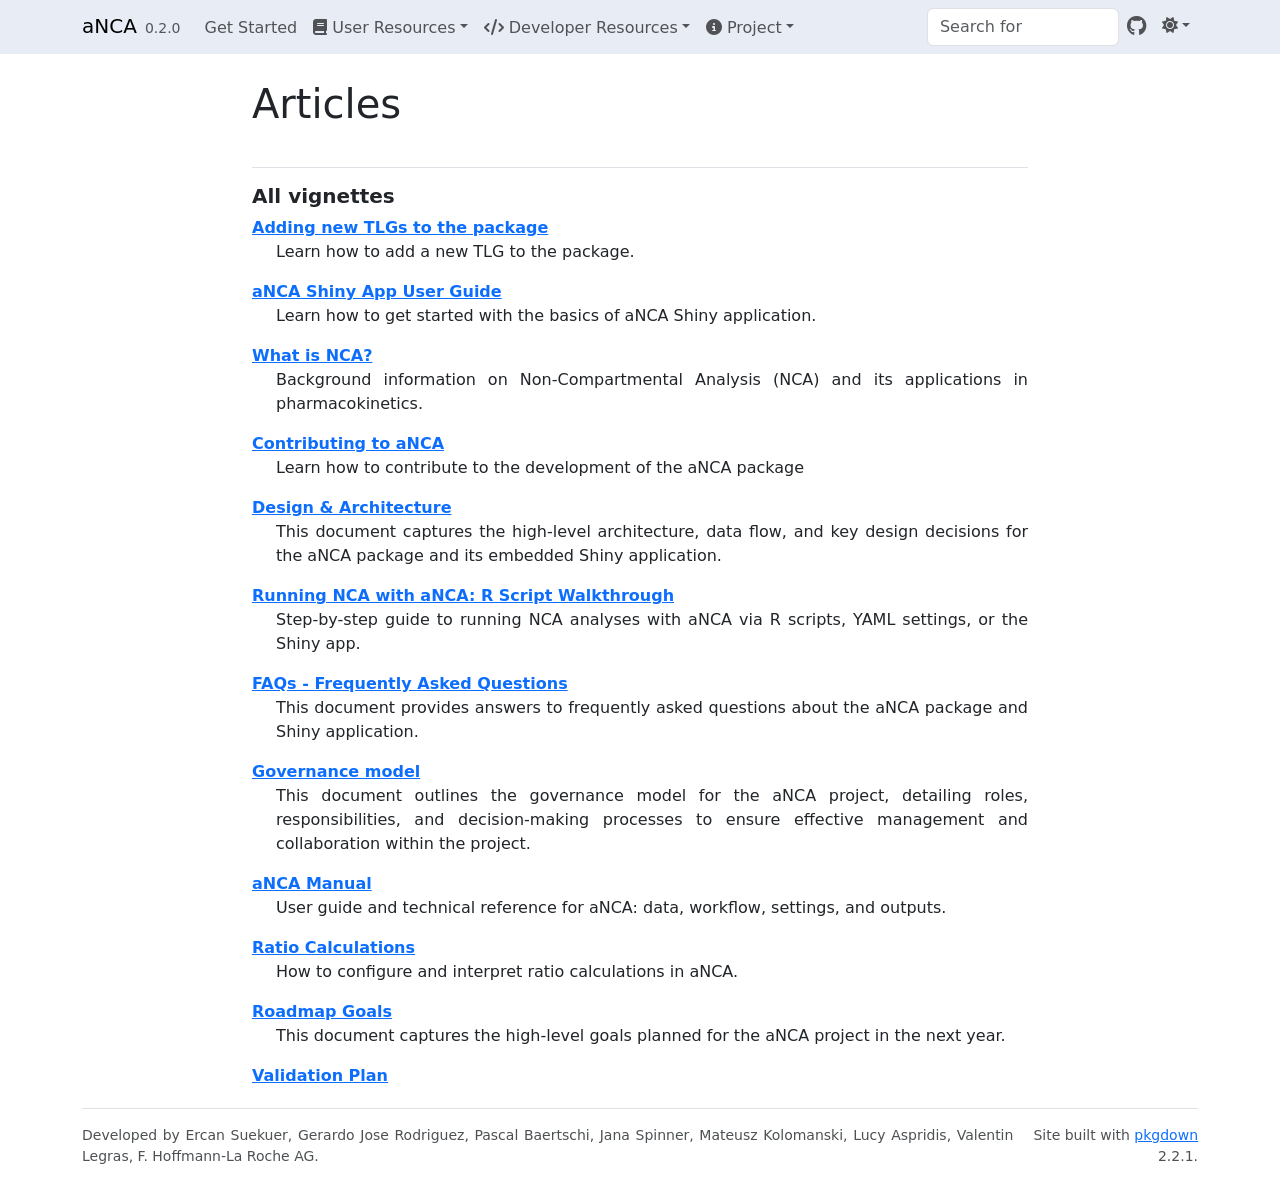
<file: articles/index.html>
<!DOCTYPE html>
<!-- Generated by pkgdown: do not edit by hand --><html lang="en-US"><head><meta charset="UTF-8"><meta http-equiv="X-UA-Compatible" content="IE=edge"><meta name="viewport" content="width=device-width, initial-scale=1, shrink-to-fit=no"><title>Articles • aNCA</title><script src="../lightswitch.js"></script><script src="../deps/jquery-3.6.0/jquery-3.6.0.min.js"></script><meta name="viewport" content="width=device-width, initial-scale=1, shrink-to-fit=no"><link href="../deps/bootstrap-5.3.8/bootstrap.min.css" rel="stylesheet"><script src="../deps/bootstrap-5.3.8/bootstrap.bundle.min.js"></script><link href="../deps/font-awesome-6.5.2/css/all.min.css" rel="stylesheet"><link href="../deps/font-awesome-6.5.2/css/v4-shims.min.css" rel="stylesheet"><script src="../deps/headroom-0.11.0/headroom.min.js"></script><script src="../deps/headroom-0.11.0/jQuery.headroom.min.js"></script><script src="../deps/bootstrap-toc-1.0.1/bootstrap-toc.min.js"></script><script src="../deps/clipboard.js-2.0.11/clipboard.min.js"></script><script src="../deps/search-1.0.0/autocomplete.jquery.min.js"></script><script src="../deps/search-1.0.0/fuse.min.js"></script><script src="../deps/search-1.0.0/mark.min.js"></script><!-- pkgdown --><script src="../pkgdown.js"></script><link href="../extra.css" rel="stylesheet"><meta property="og:title" content="Articles"></head><body>
    <a href="#main" class="visually-hidden-focusable">Skip to contents</a>


    <nav class="navbar navbar-expand-lg fixed-top " aria-label="Site navigation"><div class="container">

    <a class="navbar-brand me-2" href="../index.html">aNCA</a>

    <small class="nav-text text-muted me-auto" data-bs-toggle="tooltip" data-bs-placement="bottom" title="">0.2.0</small>


    <button class="navbar-toggler" type="button" data-bs-toggle="collapse" data-bs-target="#navbar" aria-controls="navbar" aria-expanded="false" aria-label="Toggle navigation">
      <span class="navbar-toggler-icon"></span>
    </button>

    <div id="navbar" class="collapse navbar-collapse ms-3">
      <ul class="navbar-nav me-auto"><li class="nav-item"><a class="nav-link" href="../articles/aNCA.html">Get Started</a></li>
<li class="nav-item dropdown">
  <button class="nav-link dropdown-toggle" type="button" id="dropdown-user-resources" data-bs-toggle="dropdown" aria-expanded="false" aria-haspopup="true"><span class="fa fa-book"></span> User Resources</button>
  <ul class="dropdown-menu" aria-labelledby="dropdown-user-resources"><li><a class="dropdown-item" href="../articles/manual.html">Manual</a></li>
    <li><a class="dropdown-item" href="../articles/example_r_script.html">R Script Walkthrough</a></li>
    <li><a class="dropdown-item" href="../articles/ratio-calculations.html">Ratio Calculations</a></li>
    <li><a class="dropdown-item" href="../articles/background.html">NCA Concepts</a></li>
    <li><a class="dropdown-item" href="../articles/FAQs.html">FAQs</a></li>
  </ul></li>
<li class="nav-item dropdown">
  <button class="nav-link dropdown-toggle" type="button" id="dropdown-developer-resources" data-bs-toggle="dropdown" aria-expanded="false" aria-haspopup="true"><span class="fa fa-code"></span> Developer Resources</button>
  <ul class="dropdown-menu" aria-labelledby="dropdown-developer-resources"><li><a class="dropdown-item" href="../articles/contributing.html">Contributing</a></li>
    <li><a class="dropdown-item" href="../articles/adding_tlg.html">Adding TLGs</a></li>
    <li><a class="dropdown-item" href="../articles/design.html">Design &amp; Architecture</a></li>
    <li><a class="dropdown-item" href="../reference/index.html">Functions manual</a></li>
  </ul></li>
<li class="nav-item dropdown">
  <button class="nav-link dropdown-toggle" type="button" id="dropdown-project" data-bs-toggle="dropdown" aria-expanded="false" aria-haspopup="true"><span class="fa fa-info-circle"></span> Project</button>
  <ul class="dropdown-menu" aria-labelledby="dropdown-project"><li><a class="dropdown-item" href="../articles/governance.html">Governance</a></li>
    <li><a class="dropdown-item" href="../articles/roadmap.html">Roadmap</a></li>
    <li><a class="dropdown-item" href="../articles/validations.html">Validation Plan</a></li>
    <li><a class="dropdown-item" href="../news/index.html">News &amp; Releases</a></li>
  </ul></li>
      </ul><ul class="navbar-nav"><li class="nav-item"><form class="form-inline" role="search">
 <input class="form-control" type="search" name="search-input" id="search-input" autocomplete="off" aria-label="Search site" placeholder="Search for" data-search-index="../search.json"></form></li>
<li class="nav-item"><a class="external-link nav-link" href="https://github.com/pharmaverse/aNCA/" aria-label="GitHub"><span class="fa fab fa-github fa-lg"></span></a></li>
<li class="nav-item dropdown">
  <button class="nav-link dropdown-toggle" type="button" id="dropdown-lightswitch" data-bs-toggle="dropdown" aria-expanded="false" aria-haspopup="true" aria-label="Light switch"><span class="fa fa-sun"></span></button>
  <ul class="dropdown-menu dropdown-menu-end" aria-labelledby="dropdown-lightswitch"><li><button class="dropdown-item" data-bs-theme-value="light"><span class="fa fa-sun"></span> Light</button></li>
    <li><button class="dropdown-item" data-bs-theme-value="dark"><span class="fa fa-moon"></span> Dark</button></li>
    <li><button class="dropdown-item" data-bs-theme-value="auto"><span class="fa fa-adjust"></span> Auto</button></li>
  </ul></li>
      </ul></div>


  </div>
</nav><div class="container template-article-index">
<div class="row">
  <main id="main" class="col-md-9"><div class="page-header">

      <h1>Articles</h1>
    </div>

    <div class="section ">
      <h3>All vignettes</h3>
      <div class="section-desc"></div>

      <dl><dt><a href="adding_tlg.html">Adding new TLGs to the package</a></dt>
        <dd><p>Learn how to add a new TLG to the package.</p>
        </dd><dt><a href="aNCA.html">aNCA Shiny App User Guide</a></dt>
        <dd><p>Learn how to get started with the basics of aNCA Shiny application.</p>
        </dd><dt><a href="background.html">What is NCA?</a></dt>
        <dd><p>Background information on Non-Compartmental Analysis (NCA) and its applications in pharmacokinetics.</p>
        </dd><dt><a href="contributing.html">Contributing to aNCA</a></dt>
        <dd><p>Learn how to contribute to the development of the aNCA package</p>
        </dd><dt><a href="design.html">Design &amp; Architecture</a></dt>
        <dd><p>This document captures the high-level architecture, data flow, and key design decisions for the aNCA package and its embedded Shiny application.</p>
        </dd><dt><a href="example_r_script.html">Running NCA with aNCA: R Script Walkthrough</a></dt>
        <dd><p>Step-by-step guide to running NCA analyses with aNCA via R scripts, YAML settings, or the Shiny app.</p>
        </dd><dt><a href="FAQs.html">FAQs - Frequently Asked Questions</a></dt>
        <dd><p>This document provides answers to frequently asked questions about the aNCA package and Shiny application.</p>
        </dd><dt><a href="governance.html">Governance model</a></dt>
        <dd><p>This document outlines the governance model for the aNCA project, detailing roles, responsibilities, and decision-making processes to ensure effective management and collaboration within the project.</p>
        </dd><dt><a href="manual.html">aNCA Manual</a></dt>
        <dd><p>User guide and technical reference for aNCA: data, workflow, settings, and outputs.</p>
        </dd><dt><a href="ratio-calculations.html">Ratio Calculations</a></dt>
        <dd><p>How to configure and interpret ratio calculations in aNCA.</p>
        </dd><dt><a href="roadmap.html">Roadmap Goals</a></dt>
        <dd><p>This document captures the high-level goals planned for the aNCA project in the next year.</p>
        </dd><dt><a href="validations.html">Validation Plan</a></dt>
        <dd>
      </dd></dl></div>
  </main></div>


    <footer><div class="pkgdown-footer-left">
  <p>Developed by Ercan Suekuer, Gerardo Jose Rodriguez, Pascal Baertschi, Jana Spinner, Mateusz Kolomanski, Lucy Aspridis, Valentin Legras, F. Hoffmann-La Roche AG.</p>
</div>

<div class="pkgdown-footer-right">
  <p>Site built with <a href="https://pkgdown.r-lib.org/" class="external-link">pkgdown</a> 2.2.1.</p>
</div>

    </footer></div>





  </body></html>
</file>
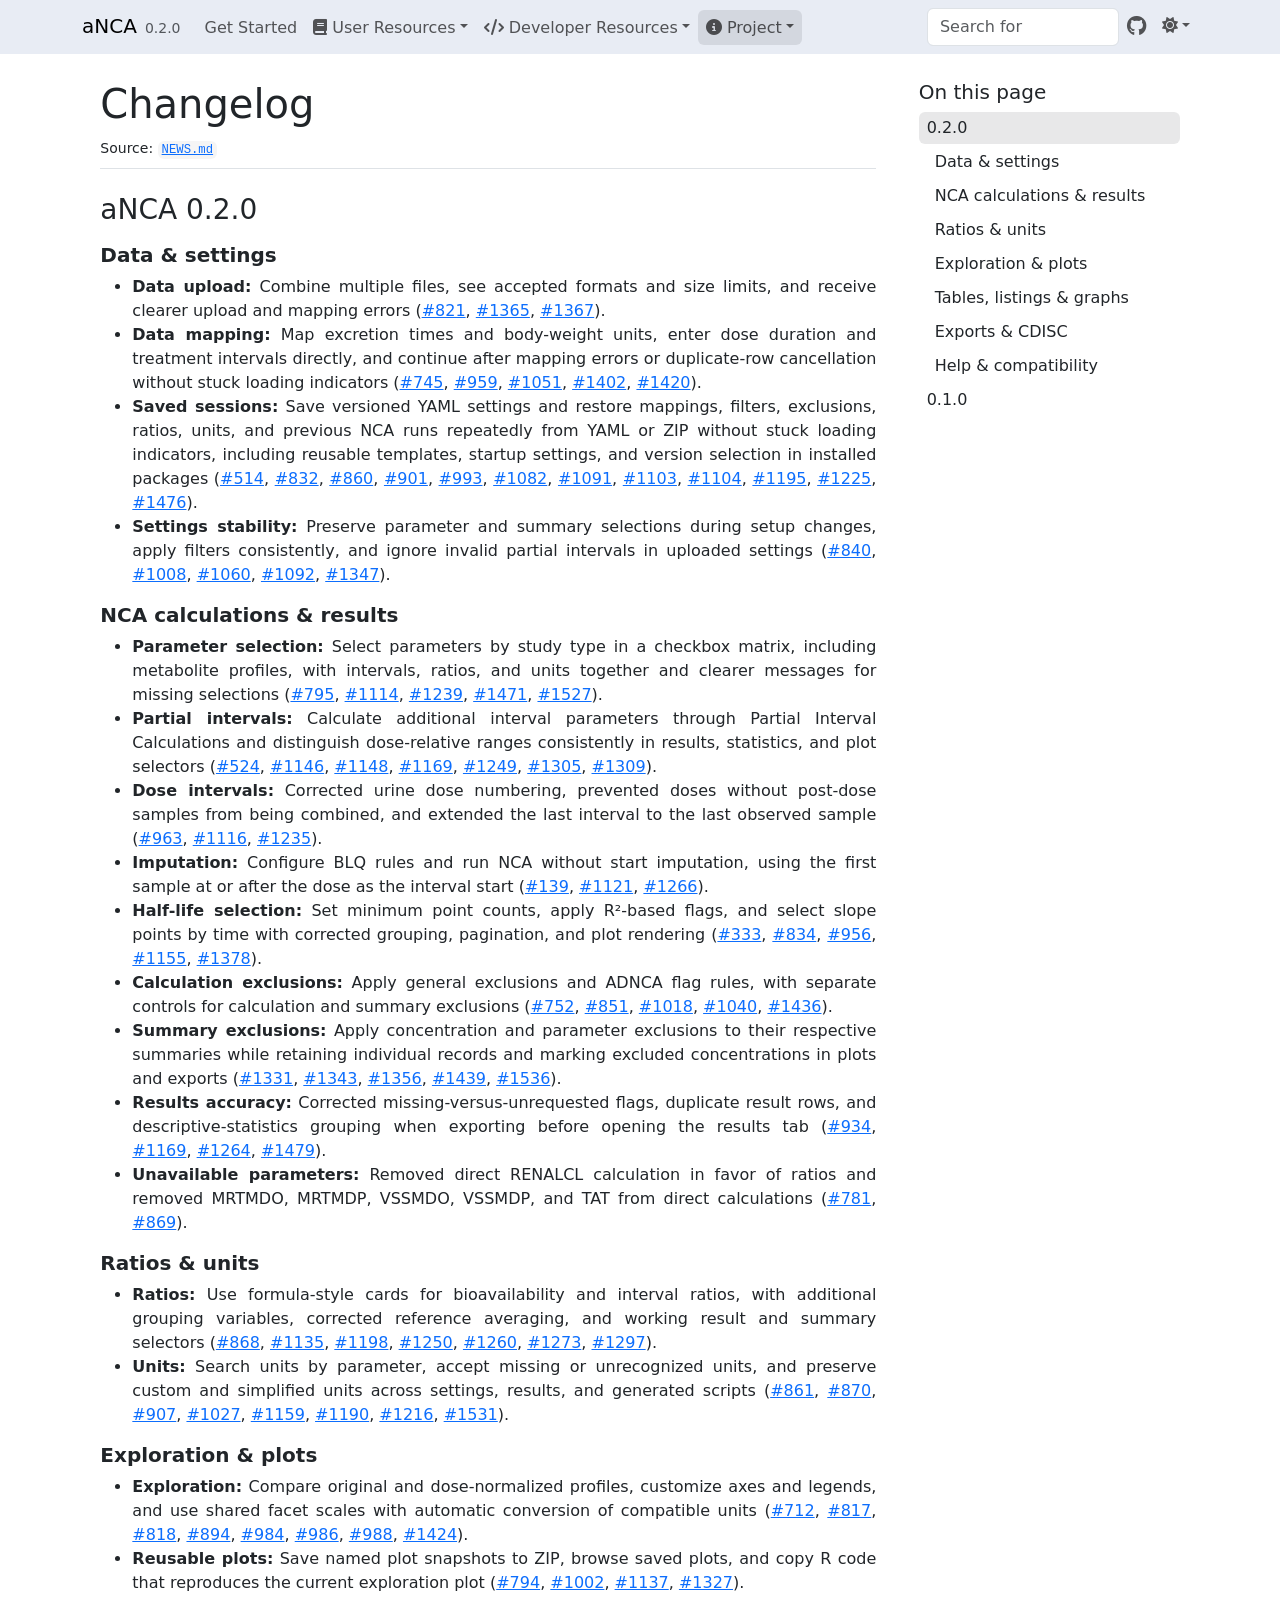
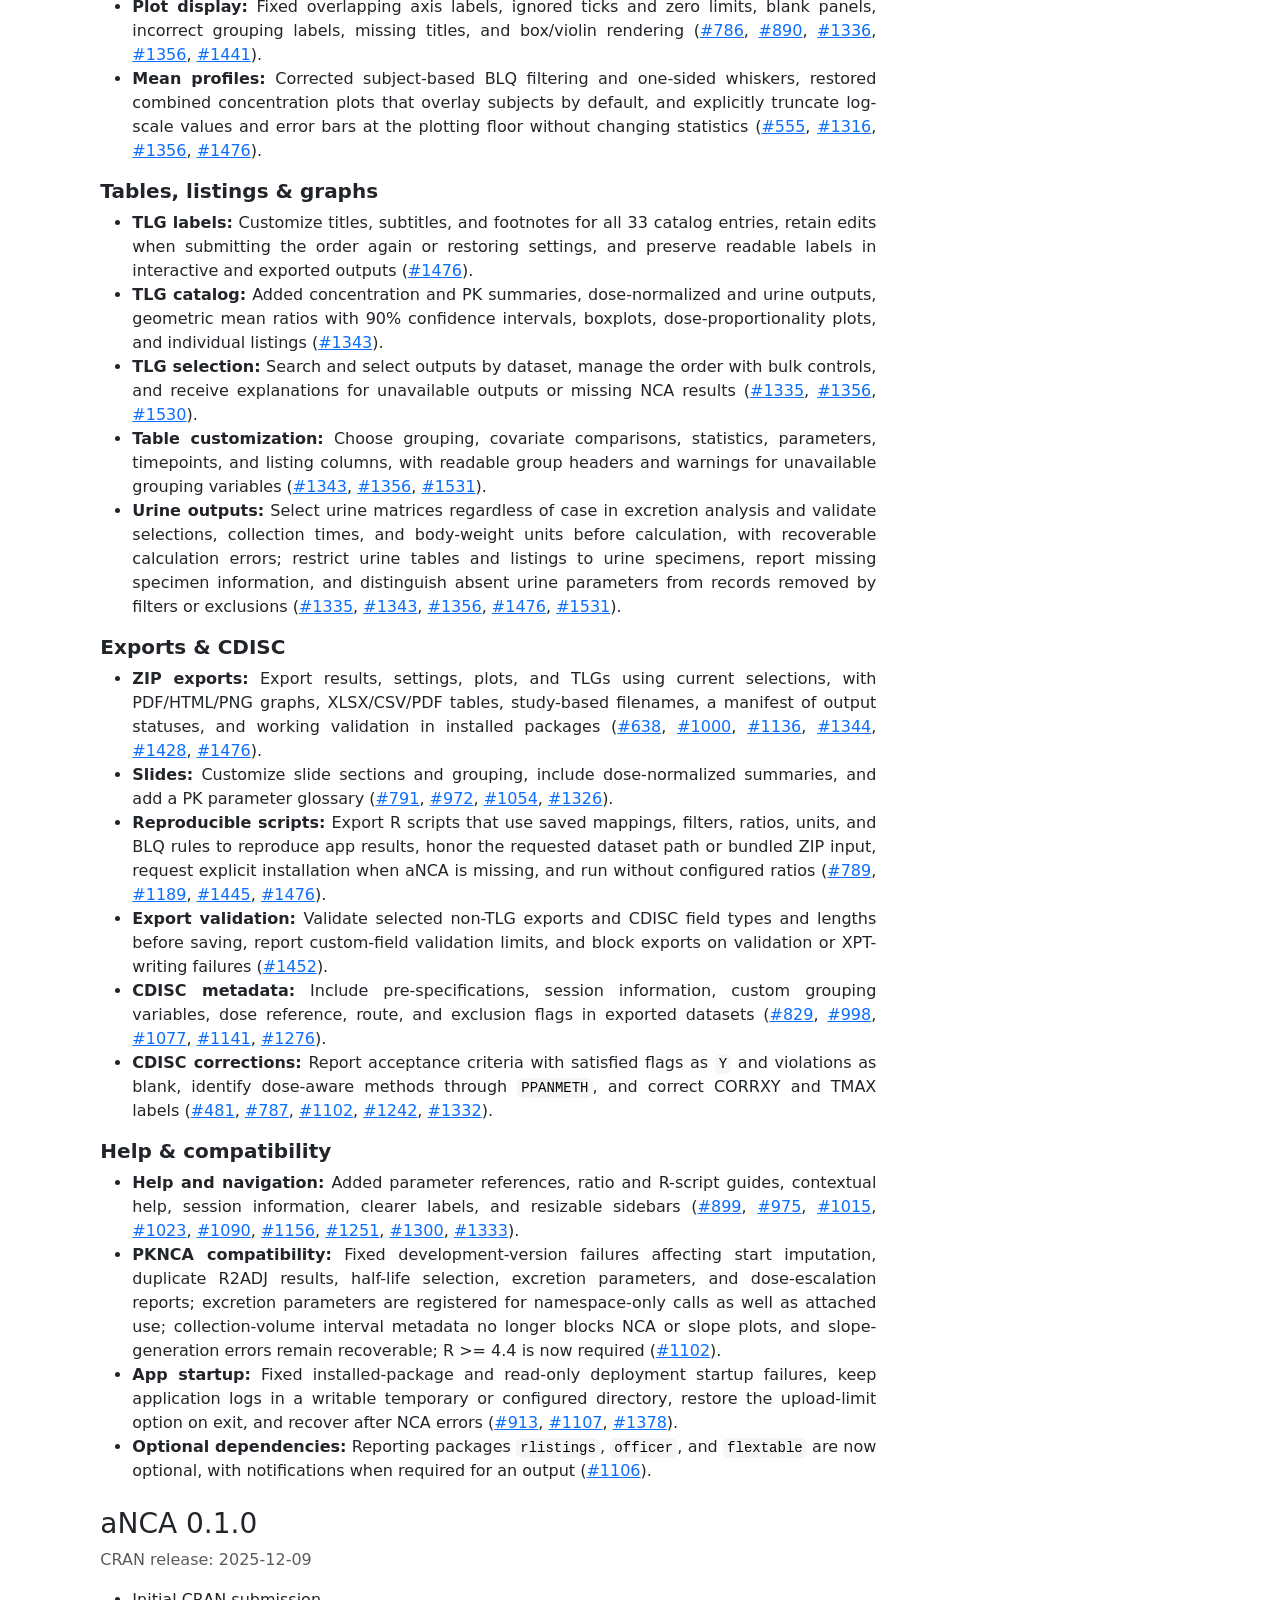
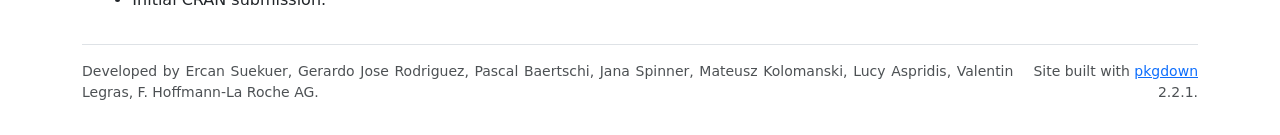
<file: news/index.html>
<!DOCTYPE html>
<!-- Generated by pkgdown: do not edit by hand --><html lang="en-US"><head><meta charset="UTF-8"><meta http-equiv="X-UA-Compatible" content="IE=edge"><meta name="viewport" content="width=device-width, initial-scale=1, shrink-to-fit=no"><title>Changelog • aNCA</title><script src="../lightswitch.js"></script><script src="../deps/jquery-3.6.0/jquery-3.6.0.min.js"></script><meta name="viewport" content="width=device-width, initial-scale=1, shrink-to-fit=no"><link href="../deps/bootstrap-5.3.8/bootstrap.min.css" rel="stylesheet"><script src="../deps/bootstrap-5.3.8/bootstrap.bundle.min.js"></script><link href="../deps/font-awesome-6.5.2/css/all.min.css" rel="stylesheet"><link href="../deps/font-awesome-6.5.2/css/v4-shims.min.css" rel="stylesheet"><script src="../deps/headroom-0.11.0/headroom.min.js"></script><script src="../deps/headroom-0.11.0/jQuery.headroom.min.js"></script><script src="../deps/bootstrap-toc-1.0.1/bootstrap-toc.min.js"></script><script src="../deps/clipboard.js-2.0.11/clipboard.min.js"></script><script src="../deps/search-1.0.0/autocomplete.jquery.min.js"></script><script src="../deps/search-1.0.0/fuse.min.js"></script><script src="../deps/search-1.0.0/mark.min.js"></script><!-- pkgdown --><script src="../pkgdown.js"></script><link href="../extra.css" rel="stylesheet"><meta property="og:title" content="Changelog"></head><body>
    <a href="#main" class="visually-hidden-focusable">Skip to contents</a>


    <nav class="navbar navbar-expand-lg fixed-top " aria-label="Site navigation"><div class="container">

    <a class="navbar-brand me-2" href="../index.html">aNCA</a>

    <small class="nav-text text-muted me-auto" data-bs-toggle="tooltip" data-bs-placement="bottom" title="">0.2.0</small>


    <button class="navbar-toggler" type="button" data-bs-toggle="collapse" data-bs-target="#navbar" aria-controls="navbar" aria-expanded="false" aria-label="Toggle navigation">
      <span class="navbar-toggler-icon"></span>
    </button>

    <div id="navbar" class="collapse navbar-collapse ms-3">
      <ul class="navbar-nav me-auto"><li class="nav-item"><a class="nav-link" href="../articles/aNCA.html">Get Started</a></li>
<li class="nav-item dropdown">
  <button class="nav-link dropdown-toggle" type="button" id="dropdown-user-resources" data-bs-toggle="dropdown" aria-expanded="false" aria-haspopup="true"><span class="fa fa-book"></span> User Resources</button>
  <ul class="dropdown-menu" aria-labelledby="dropdown-user-resources"><li><a class="dropdown-item" href="../articles/manual.html">Manual</a></li>
    <li><a class="dropdown-item" href="../articles/example_r_script.html">R Script Walkthrough</a></li>
    <li><a class="dropdown-item" href="../articles/ratio-calculations.html">Ratio Calculations</a></li>
    <li><a class="dropdown-item" href="../articles/background.html">NCA Concepts</a></li>
    <li><a class="dropdown-item" href="../articles/FAQs.html">FAQs</a></li>
  </ul></li>
<li class="nav-item dropdown">
  <button class="nav-link dropdown-toggle" type="button" id="dropdown-developer-resources" data-bs-toggle="dropdown" aria-expanded="false" aria-haspopup="true"><span class="fa fa-code"></span> Developer Resources</button>
  <ul class="dropdown-menu" aria-labelledby="dropdown-developer-resources"><li><a class="dropdown-item" href="../articles/contributing.html">Contributing</a></li>
    <li><a class="dropdown-item" href="../articles/adding_tlg.html">Adding TLGs</a></li>
    <li><a class="dropdown-item" href="../articles/design.html">Design &amp; Architecture</a></li>
    <li><a class="dropdown-item" href="../reference/index.html">Functions manual</a></li>
  </ul></li>
<li class="active nav-item dropdown">
  <button class="nav-link dropdown-toggle" type="button" id="dropdown-project" data-bs-toggle="dropdown" aria-expanded="false" aria-haspopup="true"><span class="fa fa-info-circle"></span> Project</button>
  <ul class="dropdown-menu" aria-labelledby="dropdown-project"><li><a class="dropdown-item" href="../articles/governance.html">Governance</a></li>
    <li><a class="dropdown-item" href="../articles/roadmap.html">Roadmap</a></li>
    <li><a class="dropdown-item" href="../articles/validations.html">Validation Plan</a></li>
    <li><a class="dropdown-item" href="../news/index.html">News &amp; Releases</a></li>
  </ul></li>
      </ul><ul class="navbar-nav"><li class="nav-item"><form class="form-inline" role="search">
 <input class="form-control" type="search" name="search-input" id="search-input" autocomplete="off" aria-label="Search site" placeholder="Search for" data-search-index="../search.json"></form></li>
<li class="nav-item"><a class="external-link nav-link" href="https://github.com/pharmaverse/aNCA/" aria-label="GitHub"><span class="fa fab fa-github fa-lg"></span></a></li>
<li class="nav-item dropdown">
  <button class="nav-link dropdown-toggle" type="button" id="dropdown-lightswitch" data-bs-toggle="dropdown" aria-expanded="false" aria-haspopup="true" aria-label="Light switch"><span class="fa fa-sun"></span></button>
  <ul class="dropdown-menu dropdown-menu-end" aria-labelledby="dropdown-lightswitch"><li><button class="dropdown-item" data-bs-theme-value="light"><span class="fa fa-sun"></span> Light</button></li>
    <li><button class="dropdown-item" data-bs-theme-value="dark"><span class="fa fa-moon"></span> Dark</button></li>
    <li><button class="dropdown-item" data-bs-theme-value="auto"><span class="fa fa-adjust"></span> Auto</button></li>
  </ul></li>
      </ul></div>


  </div>
</nav><div class="container template-news">
<div class="row">
  <main id="main" class="col-md-9"><div class="page-header">

      <h1>Changelog</h1>
      <small>Source: <a href="https://github.com/pharmaverse/aNCA/blob/main/NEWS.md" class="external-link"><code>NEWS.md</code></a></small>
    </div>

    <div class="section level2">
<h2 class="pkg-version" data-toc-text="0.2.0" id="anca-020">aNCA 0.2.0<a class="anchor" aria-label="anchor" href="#anca-020"></a></h2>
<div class="section level3">
<h3 id="data--settings-0-2-0">Data &amp; settings<a class="anchor" aria-label="anchor" href="#data--settings-0-2-0"></a></h3>
<ul><li>
<strong>Data upload:</strong> Combine multiple files, see accepted formats and size limits, and receive clearer upload and mapping errors (<a href="https://github.com/pharmaverse/aNCA/issues/821" class="external-link">#821</a>, <a href="https://github.com/pharmaverse/aNCA/issues/1365" class="external-link">#1365</a>, <a href="https://github.com/pharmaverse/aNCA/issues/1367" class="external-link">#1367</a>).</li>
<li>
<strong>Data mapping:</strong> Map excretion times and body-weight units, enter dose duration and treatment intervals directly, and continue after mapping errors or duplicate-row cancellation without stuck loading indicators (<a href="https://github.com/pharmaverse/aNCA/issues/745" class="external-link">#745</a>, <a href="https://github.com/pharmaverse/aNCA/issues/959" class="external-link">#959</a>, <a href="https://github.com/pharmaverse/aNCA/issues/1051" class="external-link">#1051</a>, <a href="https://github.com/pharmaverse/aNCA/issues/1402" class="external-link">#1402</a>, <a href="https://github.com/pharmaverse/aNCA/issues/1420" class="external-link">#1420</a>).</li>
<li>
<strong>Saved sessions:</strong> Save versioned YAML settings and restore mappings, filters, exclusions, ratios, units, and previous NCA runs repeatedly from YAML or ZIP without stuck loading indicators, including reusable templates, startup settings, and version selection in installed packages (<a href="https://github.com/pharmaverse/aNCA/issues/514" class="external-link">#514</a>, <a href="https://github.com/pharmaverse/aNCA/issues/832" class="external-link">#832</a>, <a href="https://github.com/pharmaverse/aNCA/issues/860" class="external-link">#860</a>, <a href="https://github.com/pharmaverse/aNCA/issues/901" class="external-link">#901</a>, <a href="https://github.com/pharmaverse/aNCA/issues/993" class="external-link">#993</a>, <a href="https://github.com/pharmaverse/aNCA/issues/1082" class="external-link">#1082</a>, <a href="https://github.com/pharmaverse/aNCA/issues/1091" class="external-link">#1091</a>, <a href="https://github.com/pharmaverse/aNCA/issues/1103" class="external-link">#1103</a>, <a href="https://github.com/pharmaverse/aNCA/issues/1104" class="external-link">#1104</a>, <a href="https://github.com/pharmaverse/aNCA/issues/1195" class="external-link">#1195</a>, <a href="https://github.com/pharmaverse/aNCA/issues/1225" class="external-link">#1225</a>, <a href="https://github.com/pharmaverse/aNCA/issues/1476" class="external-link">#1476</a>).</li>
<li>
<strong>Settings stability:</strong> Preserve parameter and summary selections during setup changes, apply filters consistently, and ignore invalid partial intervals in uploaded settings (<a href="https://github.com/pharmaverse/aNCA/issues/840" class="external-link">#840</a>, <a href="https://github.com/pharmaverse/aNCA/issues/1008" class="external-link">#1008</a>, <a href="https://github.com/pharmaverse/aNCA/issues/1060" class="external-link">#1060</a>, <a href="https://github.com/pharmaverse/aNCA/issues/1092" class="external-link">#1092</a>, <a href="https://github.com/pharmaverse/aNCA/issues/1347" class="external-link">#1347</a>).</li>
</ul></div>
<div class="section level3">
<h3 id="nca-calculations--results-0-2-0">NCA calculations &amp; results<a class="anchor" aria-label="anchor" href="#nca-calculations--results-0-2-0"></a></h3>
<ul><li>
<strong>Parameter selection:</strong> Select parameters by study type in a checkbox matrix, including metabolite profiles, with intervals, ratios, and units together and clearer messages for missing selections (<a href="https://github.com/pharmaverse/aNCA/issues/795" class="external-link">#795</a>, <a href="https://github.com/pharmaverse/aNCA/issues/1114" class="external-link">#1114</a>, <a href="https://github.com/pharmaverse/aNCA/issues/1239" class="external-link">#1239</a>, <a href="https://github.com/pharmaverse/aNCA/issues/1471" class="external-link">#1471</a>, <a href="https://github.com/pharmaverse/aNCA/issues/1527" class="external-link">#1527</a>).</li>
<li>
<strong>Partial intervals:</strong> Calculate additional interval parameters through Partial Interval Calculations and distinguish dose-relative ranges consistently in results, statistics, and plot selectors (<a href="https://github.com/pharmaverse/aNCA/issues/524" class="external-link">#524</a>, <a href="https://github.com/pharmaverse/aNCA/issues/1146" class="external-link">#1146</a>, <a href="https://github.com/pharmaverse/aNCA/issues/1148" class="external-link">#1148</a>, <a href="https://github.com/pharmaverse/aNCA/issues/1169" class="external-link">#1169</a>, <a href="https://github.com/pharmaverse/aNCA/issues/1249" class="external-link">#1249</a>, <a href="https://github.com/pharmaverse/aNCA/issues/1305" class="external-link">#1305</a>, <a href="https://github.com/pharmaverse/aNCA/issues/1309" class="external-link">#1309</a>).</li>
<li>
<strong>Dose intervals:</strong> Corrected urine dose numbering, prevented doses without post-dose samples from being combined, and extended the last interval to the last observed sample (<a href="https://github.com/pharmaverse/aNCA/issues/963" class="external-link">#963</a>, <a href="https://github.com/pharmaverse/aNCA/issues/1116" class="external-link">#1116</a>, <a href="https://github.com/pharmaverse/aNCA/issues/1235" class="external-link">#1235</a>).</li>
<li>
<strong>Imputation:</strong> Configure BLQ rules and run NCA without start imputation, using the first sample at or after the dose as the interval start (<a href="https://github.com/pharmaverse/aNCA/issues/139" class="external-link">#139</a>, <a href="https://github.com/pharmaverse/aNCA/issues/1121" class="external-link">#1121</a>, <a href="https://github.com/pharmaverse/aNCA/issues/1266" class="external-link">#1266</a>).</li>
<li>
<strong>Half-life selection:</strong> Set minimum point counts, apply R²-based flags, and select slope points by time with corrected grouping, pagination, and plot rendering (<a href="https://github.com/pharmaverse/aNCA/issues/333" class="external-link">#333</a>, <a href="https://github.com/pharmaverse/aNCA/issues/834" class="external-link">#834</a>, <a href="https://github.com/pharmaverse/aNCA/issues/956" class="external-link">#956</a>, <a href="https://github.com/pharmaverse/aNCA/issues/1155" class="external-link">#1155</a>, <a href="https://github.com/pharmaverse/aNCA/issues/1378" class="external-link">#1378</a>).</li>
<li>
<strong>Calculation exclusions:</strong> Apply general exclusions and ADNCA flag rules, with separate controls for calculation and summary exclusions (<a href="https://github.com/pharmaverse/aNCA/issues/752" class="external-link">#752</a>, <a href="https://github.com/pharmaverse/aNCA/issues/851" class="external-link">#851</a>, <a href="https://github.com/pharmaverse/aNCA/issues/1018" class="external-link">#1018</a>, <a href="https://github.com/pharmaverse/aNCA/issues/1040" class="external-link">#1040</a>, <a href="https://github.com/pharmaverse/aNCA/issues/1436" class="external-link">#1436</a>).</li>
<li>
<strong>Summary exclusions:</strong> Apply concentration and parameter exclusions to their respective summaries while retaining individual records and marking excluded concentrations in plots and exports (<a href="https://github.com/pharmaverse/aNCA/issues/1331" class="external-link">#1331</a>, <a href="https://github.com/pharmaverse/aNCA/issues/1343" class="external-link">#1343</a>, <a href="https://github.com/pharmaverse/aNCA/issues/1356" class="external-link">#1356</a>, <a href="https://github.com/pharmaverse/aNCA/issues/1439" class="external-link">#1439</a>, <a href="https://github.com/pharmaverse/aNCA/issues/1536" class="external-link">#1536</a>).</li>
<li>
<strong>Results accuracy:</strong> Corrected missing-versus-unrequested flags, duplicate result rows, and descriptive-statistics grouping when exporting before opening the results tab (<a href="https://github.com/pharmaverse/aNCA/issues/934" class="external-link">#934</a>, <a href="https://github.com/pharmaverse/aNCA/issues/1169" class="external-link">#1169</a>, <a href="https://github.com/pharmaverse/aNCA/issues/1264" class="external-link">#1264</a>, <a href="https://github.com/pharmaverse/aNCA/issues/1479" class="external-link">#1479</a>).</li>
<li>
<strong>Unavailable parameters:</strong> Removed direct RENALCL calculation in favor of ratios and removed MRTMDO, MRTMDP, VSSMDO, VSSMDP, and TAT from direct calculations (<a href="https://github.com/pharmaverse/aNCA/issues/781" class="external-link">#781</a>, <a href="https://github.com/pharmaverse/aNCA/issues/869" class="external-link">#869</a>).</li>
</ul></div>
<div class="section level3">
<h3 id="ratios--units-0-2-0">Ratios &amp; units<a class="anchor" aria-label="anchor" href="#ratios--units-0-2-0"></a></h3>
<ul><li>
<strong>Ratios:</strong> Use formula-style cards for bioavailability and interval ratios, with additional grouping variables, corrected reference averaging, and working result and summary selectors (<a href="https://github.com/pharmaverse/aNCA/issues/868" class="external-link">#868</a>, <a href="https://github.com/pharmaverse/aNCA/issues/1135" class="external-link">#1135</a>, <a href="https://github.com/pharmaverse/aNCA/issues/1198" class="external-link">#1198</a>, <a href="https://github.com/pharmaverse/aNCA/issues/1250" class="external-link">#1250</a>, <a href="https://github.com/pharmaverse/aNCA/issues/1260" class="external-link">#1260</a>, <a href="https://github.com/pharmaverse/aNCA/issues/1273" class="external-link">#1273</a>, <a href="https://github.com/pharmaverse/aNCA/issues/1297" class="external-link">#1297</a>).</li>
<li>
<strong>Units:</strong> Search units by parameter, accept missing or unrecognized units, and preserve custom and simplified units across settings, results, and generated scripts (<a href="https://github.com/pharmaverse/aNCA/issues/861" class="external-link">#861</a>, <a href="https://github.com/pharmaverse/aNCA/issues/870" class="external-link">#870</a>, <a href="https://github.com/pharmaverse/aNCA/issues/907" class="external-link">#907</a>, <a href="https://github.com/pharmaverse/aNCA/issues/1027" class="external-link">#1027</a>, <a href="https://github.com/pharmaverse/aNCA/issues/1159" class="external-link">#1159</a>, <a href="https://github.com/pharmaverse/aNCA/issues/1190" class="external-link">#1190</a>, <a href="https://github.com/pharmaverse/aNCA/issues/1216" class="external-link">#1216</a>, <a href="https://github.com/pharmaverse/aNCA/issues/1531" class="external-link">#1531</a>).</li>
</ul></div>
<div class="section level3">
<h3 id="exploration--plots-0-2-0">Exploration &amp; plots<a class="anchor" aria-label="anchor" href="#exploration--plots-0-2-0"></a></h3>
<ul><li>
<strong>Exploration:</strong> Compare original and dose-normalized profiles, customize axes and legends, and use shared facet scales with automatic conversion of compatible units (<a href="https://github.com/pharmaverse/aNCA/issues/712" class="external-link">#712</a>, <a href="https://github.com/pharmaverse/aNCA/issues/817" class="external-link">#817</a>, <a href="https://github.com/pharmaverse/aNCA/issues/818" class="external-link">#818</a>, <a href="https://github.com/pharmaverse/aNCA/issues/894" class="external-link">#894</a>, <a href="https://github.com/pharmaverse/aNCA/issues/984" class="external-link">#984</a>, <a href="https://github.com/pharmaverse/aNCA/issues/986" class="external-link">#986</a>, <a href="https://github.com/pharmaverse/aNCA/issues/988" class="external-link">#988</a>, <a href="https://github.com/pharmaverse/aNCA/issues/1424" class="external-link">#1424</a>).</li>
<li>
<strong>Reusable plots:</strong> Save named plot snapshots to ZIP, browse saved plots, and copy R code that reproduces the current exploration plot (<a href="https://github.com/pharmaverse/aNCA/issues/794" class="external-link">#794</a>, <a href="https://github.com/pharmaverse/aNCA/issues/1002" class="external-link">#1002</a>, <a href="https://github.com/pharmaverse/aNCA/issues/1137" class="external-link">#1137</a>, <a href="https://github.com/pharmaverse/aNCA/issues/1327" class="external-link">#1327</a>).</li>
<li>
<strong>Plot display:</strong> Fixed overlapping axis labels, ignored ticks and zero limits, blank panels, incorrect grouping labels, missing titles, and box/violin rendering (<a href="https://github.com/pharmaverse/aNCA/issues/786" class="external-link">#786</a>, <a href="https://github.com/pharmaverse/aNCA/issues/890" class="external-link">#890</a>, <a href="https://github.com/pharmaverse/aNCA/issues/1336" class="external-link">#1336</a>, <a href="https://github.com/pharmaverse/aNCA/issues/1356" class="external-link">#1356</a>, <a href="https://github.com/pharmaverse/aNCA/issues/1441" class="external-link">#1441</a>).</li>
<li>
<strong>Mean profiles:</strong> Corrected subject-based BLQ filtering and one-sided whiskers, restored combined concentration plots that overlay subjects by default, and explicitly truncate log-scale values and error bars at the plotting floor without changing statistics (<a href="https://github.com/pharmaverse/aNCA/issues/555" class="external-link">#555</a>, <a href="https://github.com/pharmaverse/aNCA/issues/1316" class="external-link">#1316</a>, <a href="https://github.com/pharmaverse/aNCA/issues/1356" class="external-link">#1356</a>, <a href="https://github.com/pharmaverse/aNCA/issues/1476" class="external-link">#1476</a>).</li>
</ul></div>
<div class="section level3">
<h3 id="tables-listings--graphs-0-2-0">Tables, listings &amp; graphs<a class="anchor" aria-label="anchor" href="#tables-listings--graphs-0-2-0"></a></h3>
<ul><li>
<strong>TLG labels:</strong> Customize titles, subtitles, and footnotes for all 33 catalog entries, retain edits when submitting the order again or restoring settings, and preserve readable labels in interactive and exported outputs (<a href="https://github.com/pharmaverse/aNCA/issues/1476" class="external-link">#1476</a>).</li>
<li>
<strong>TLG catalog:</strong> Added concentration and PK summaries, dose-normalized and urine outputs, geometric mean ratios with 90% confidence intervals, boxplots, dose-proportionality plots, and individual listings (<a href="https://github.com/pharmaverse/aNCA/issues/1343" class="external-link">#1343</a>).</li>
<li>
<strong>TLG selection:</strong> Search and select outputs by dataset, manage the order with bulk controls, and receive explanations for unavailable outputs or missing NCA results (<a href="https://github.com/pharmaverse/aNCA/issues/1335" class="external-link">#1335</a>, <a href="https://github.com/pharmaverse/aNCA/issues/1356" class="external-link">#1356</a>, <a href="https://github.com/pharmaverse/aNCA/issues/1530" class="external-link">#1530</a>).</li>
<li>
<strong>Table customization:</strong> Choose grouping, covariate comparisons, statistics, parameters, timepoints, and listing columns, with readable group headers and warnings for unavailable grouping variables (<a href="https://github.com/pharmaverse/aNCA/issues/1343" class="external-link">#1343</a>, <a href="https://github.com/pharmaverse/aNCA/issues/1356" class="external-link">#1356</a>, <a href="https://github.com/pharmaverse/aNCA/issues/1531" class="external-link">#1531</a>).</li>
<li>
<strong>Urine outputs:</strong> Select urine matrices regardless of case in excretion analysis and validate selections, collection times, and body-weight units before calculation, with recoverable calculation errors; restrict urine tables and listings to urine specimens, report missing specimen information, and distinguish absent urine parameters from records removed by filters or exclusions (<a href="https://github.com/pharmaverse/aNCA/issues/1335" class="external-link">#1335</a>, <a href="https://github.com/pharmaverse/aNCA/issues/1343" class="external-link">#1343</a>, <a href="https://github.com/pharmaverse/aNCA/issues/1356" class="external-link">#1356</a>, <a href="https://github.com/pharmaverse/aNCA/issues/1476" class="external-link">#1476</a>, <a href="https://github.com/pharmaverse/aNCA/issues/1531" class="external-link">#1531</a>).</li>
</ul></div>
<div class="section level3">
<h3 id="exports--cdisc-0-2-0">Exports &amp; CDISC<a class="anchor" aria-label="anchor" href="#exports--cdisc-0-2-0"></a></h3>
<ul><li>
<strong>ZIP exports:</strong> Export results, settings, plots, and TLGs using current selections, with PDF/HTML/PNG graphs, XLSX/CSV/PDF tables, study-based filenames, a manifest of output statuses, and working validation in installed packages (<a href="https://github.com/pharmaverse/aNCA/issues/638" class="external-link">#638</a>, <a href="https://github.com/pharmaverse/aNCA/issues/1000" class="external-link">#1000</a>, <a href="https://github.com/pharmaverse/aNCA/issues/1136" class="external-link">#1136</a>, <a href="https://github.com/pharmaverse/aNCA/issues/1344" class="external-link">#1344</a>, <a href="https://github.com/pharmaverse/aNCA/issues/1428" class="external-link">#1428</a>, <a href="https://github.com/pharmaverse/aNCA/issues/1476" class="external-link">#1476</a>).</li>
<li>
<strong>Slides:</strong> Customize slide sections and grouping, include dose-normalized summaries, and add a PK parameter glossary (<a href="https://github.com/pharmaverse/aNCA/issues/791" class="external-link">#791</a>, <a href="https://github.com/pharmaverse/aNCA/issues/972" class="external-link">#972</a>, <a href="https://github.com/pharmaverse/aNCA/issues/1054" class="external-link">#1054</a>, <a href="https://github.com/pharmaverse/aNCA/issues/1326" class="external-link">#1326</a>).</li>
<li>
<strong>Reproducible scripts:</strong> Export R scripts that use saved mappings, filters, ratios, units, and BLQ rules to reproduce app results, honor the requested dataset path or bundled ZIP input, request explicit installation when aNCA is missing, and run without configured ratios (<a href="https://github.com/pharmaverse/aNCA/issues/789" class="external-link">#789</a>, <a href="https://github.com/pharmaverse/aNCA/issues/1189" class="external-link">#1189</a>, <a href="https://github.com/pharmaverse/aNCA/issues/1445" class="external-link">#1445</a>, <a href="https://github.com/pharmaverse/aNCA/issues/1476" class="external-link">#1476</a>).</li>
<li>
<strong>Export validation:</strong> Validate selected non-TLG exports and CDISC field types and lengths before saving, report custom-field validation limits, and block exports on validation or XPT-writing failures (<a href="https://github.com/pharmaverse/aNCA/issues/1452" class="external-link">#1452</a>).</li>
<li>
<strong>CDISC metadata:</strong> Include pre-specifications, session information, custom grouping variables, dose reference, route, and exclusion flags in exported datasets (<a href="https://github.com/pharmaverse/aNCA/issues/829" class="external-link">#829</a>, <a href="https://github.com/pharmaverse/aNCA/issues/998" class="external-link">#998</a>, <a href="https://github.com/pharmaverse/aNCA/issues/1077" class="external-link">#1077</a>, <a href="https://github.com/pharmaverse/aNCA/issues/1141" class="external-link">#1141</a>, <a href="https://github.com/pharmaverse/aNCA/issues/1276" class="external-link">#1276</a>).</li>
<li>
<strong>CDISC corrections:</strong> Report acceptance criteria with satisfied flags as <code>Y</code> and violations as blank, identify dose-aware methods through <code>PPANMETH</code>, and correct CORRXY and TMAX labels (<a href="https://github.com/pharmaverse/aNCA/issues/481" class="external-link">#481</a>, <a href="https://github.com/pharmaverse/aNCA/issues/787" class="external-link">#787</a>, <a href="https://github.com/pharmaverse/aNCA/issues/1102" class="external-link">#1102</a>, <a href="https://github.com/pharmaverse/aNCA/issues/1242" class="external-link">#1242</a>, <a href="https://github.com/pharmaverse/aNCA/issues/1332" class="external-link">#1332</a>).</li>
</ul></div>
<div class="section level3">
<h3 id="help--compatibility-0-2-0">Help &amp; compatibility<a class="anchor" aria-label="anchor" href="#help--compatibility-0-2-0"></a></h3>
<ul><li>
<strong>Help and navigation:</strong> Added parameter references, ratio and R-script guides, contextual help, session information, clearer labels, and resizable sidebars (<a href="https://github.com/pharmaverse/aNCA/issues/899" class="external-link">#899</a>, <a href="https://github.com/pharmaverse/aNCA/issues/975" class="external-link">#975</a>, <a href="https://github.com/pharmaverse/aNCA/issues/1015" class="external-link">#1015</a>, <a href="https://github.com/pharmaverse/aNCA/issues/1023" class="external-link">#1023</a>, <a href="https://github.com/pharmaverse/aNCA/issues/1090" class="external-link">#1090</a>, <a href="https://github.com/pharmaverse/aNCA/issues/1156" class="external-link">#1156</a>, <a href="https://github.com/pharmaverse/aNCA/issues/1251" class="external-link">#1251</a>, <a href="https://github.com/pharmaverse/aNCA/issues/1300" class="external-link">#1300</a>, <a href="https://github.com/pharmaverse/aNCA/issues/1333" class="external-link">#1333</a>).</li>
<li>
<strong>PKNCA compatibility:</strong> Fixed development-version failures affecting start imputation, duplicate R2ADJ results, half-life selection, excretion parameters, and dose-escalation reports; excretion parameters are registered for namespace-only calls as well as attached use; collection-volume interval metadata no longer blocks NCA or slope plots, and slope-generation errors remain recoverable; R &gt;= 4.4 is now required (<a href="https://github.com/pharmaverse/aNCA/issues/1102" class="external-link">#1102</a>).</li>
<li>
<strong>App startup:</strong> Fixed installed-package and read-only deployment startup failures, keep application logs in a writable temporary or configured directory, restore the upload-limit option on exit, and recover after NCA errors (<a href="https://github.com/pharmaverse/aNCA/issues/913" class="external-link">#913</a>, <a href="https://github.com/pharmaverse/aNCA/issues/1107" class="external-link">#1107</a>, <a href="https://github.com/pharmaverse/aNCA/issues/1378" class="external-link">#1378</a>).</li>
<li>
<strong>Optional dependencies:</strong> Reporting packages <code>rlistings</code>, <code>officer</code>, and <code>flextable</code> are now optional, with notifications when required for an output (<a href="https://github.com/pharmaverse/aNCA/issues/1106" class="external-link">#1106</a>).</li>
</ul></div>
</div>
    <div class="section level2">
<h2 class="pkg-version" data-toc-text="0.1.0" id="anca-010">aNCA 0.1.0<a class="anchor" aria-label="anchor" href="#anca-010"></a></h2><p class="text-muted">CRAN release: 2025-12-09</p>
<ul><li>Initial CRAN submission.</li>
</ul></div>
  </main><aside class="col-md-3"><nav id="toc" aria-label="Table of contents"><h2>On this page</h2>
    </nav></aside></div>


    <footer><div class="pkgdown-footer-left">
  <p>Developed by Ercan Suekuer, Gerardo Jose Rodriguez, Pascal Baertschi, Jana Spinner, Mateusz Kolomanski, Lucy Aspridis, Valentin Legras, F. Hoffmann-La Roche AG.</p>
</div>

<div class="pkgdown-footer-right">
  <p>Site built with <a href="https://pkgdown.r-lib.org/" class="external-link">pkgdown</a> 2.2.1.</p>
</div>

    </footer></div>





  </body></html>
</file>
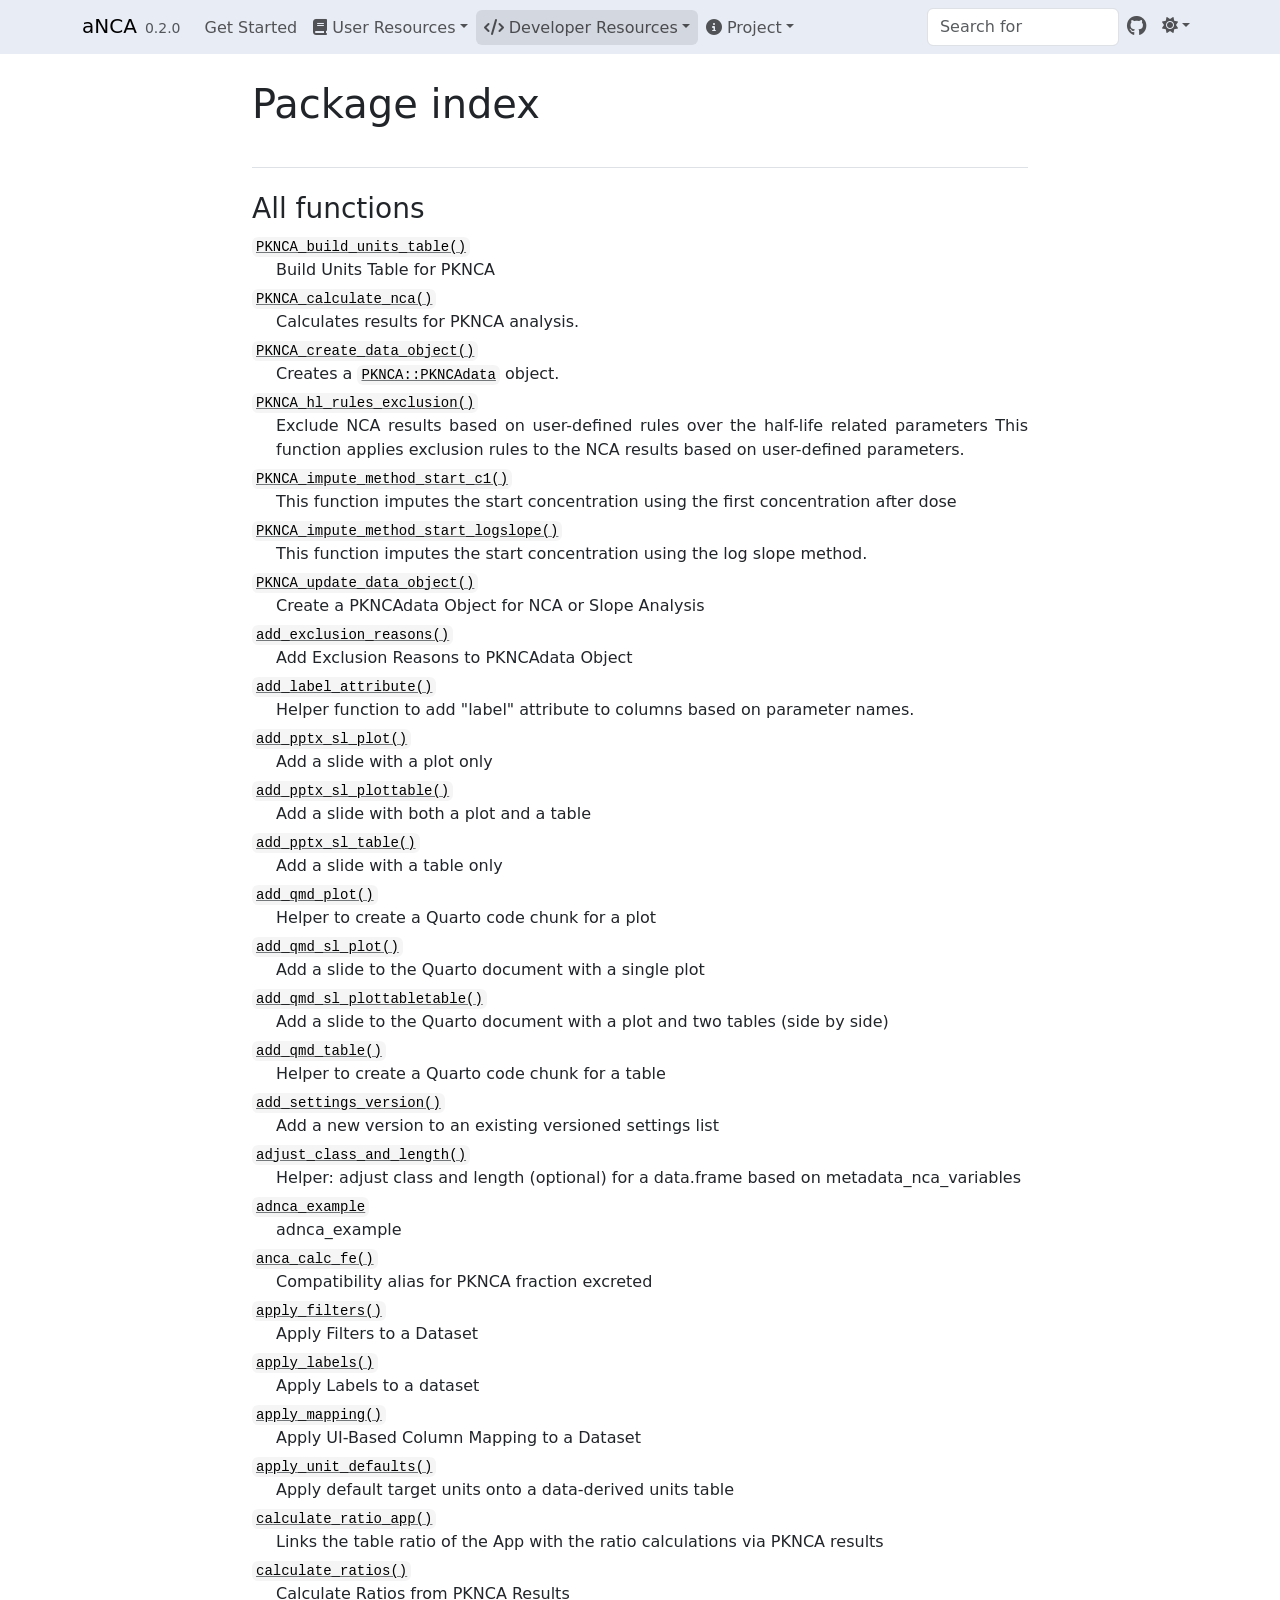
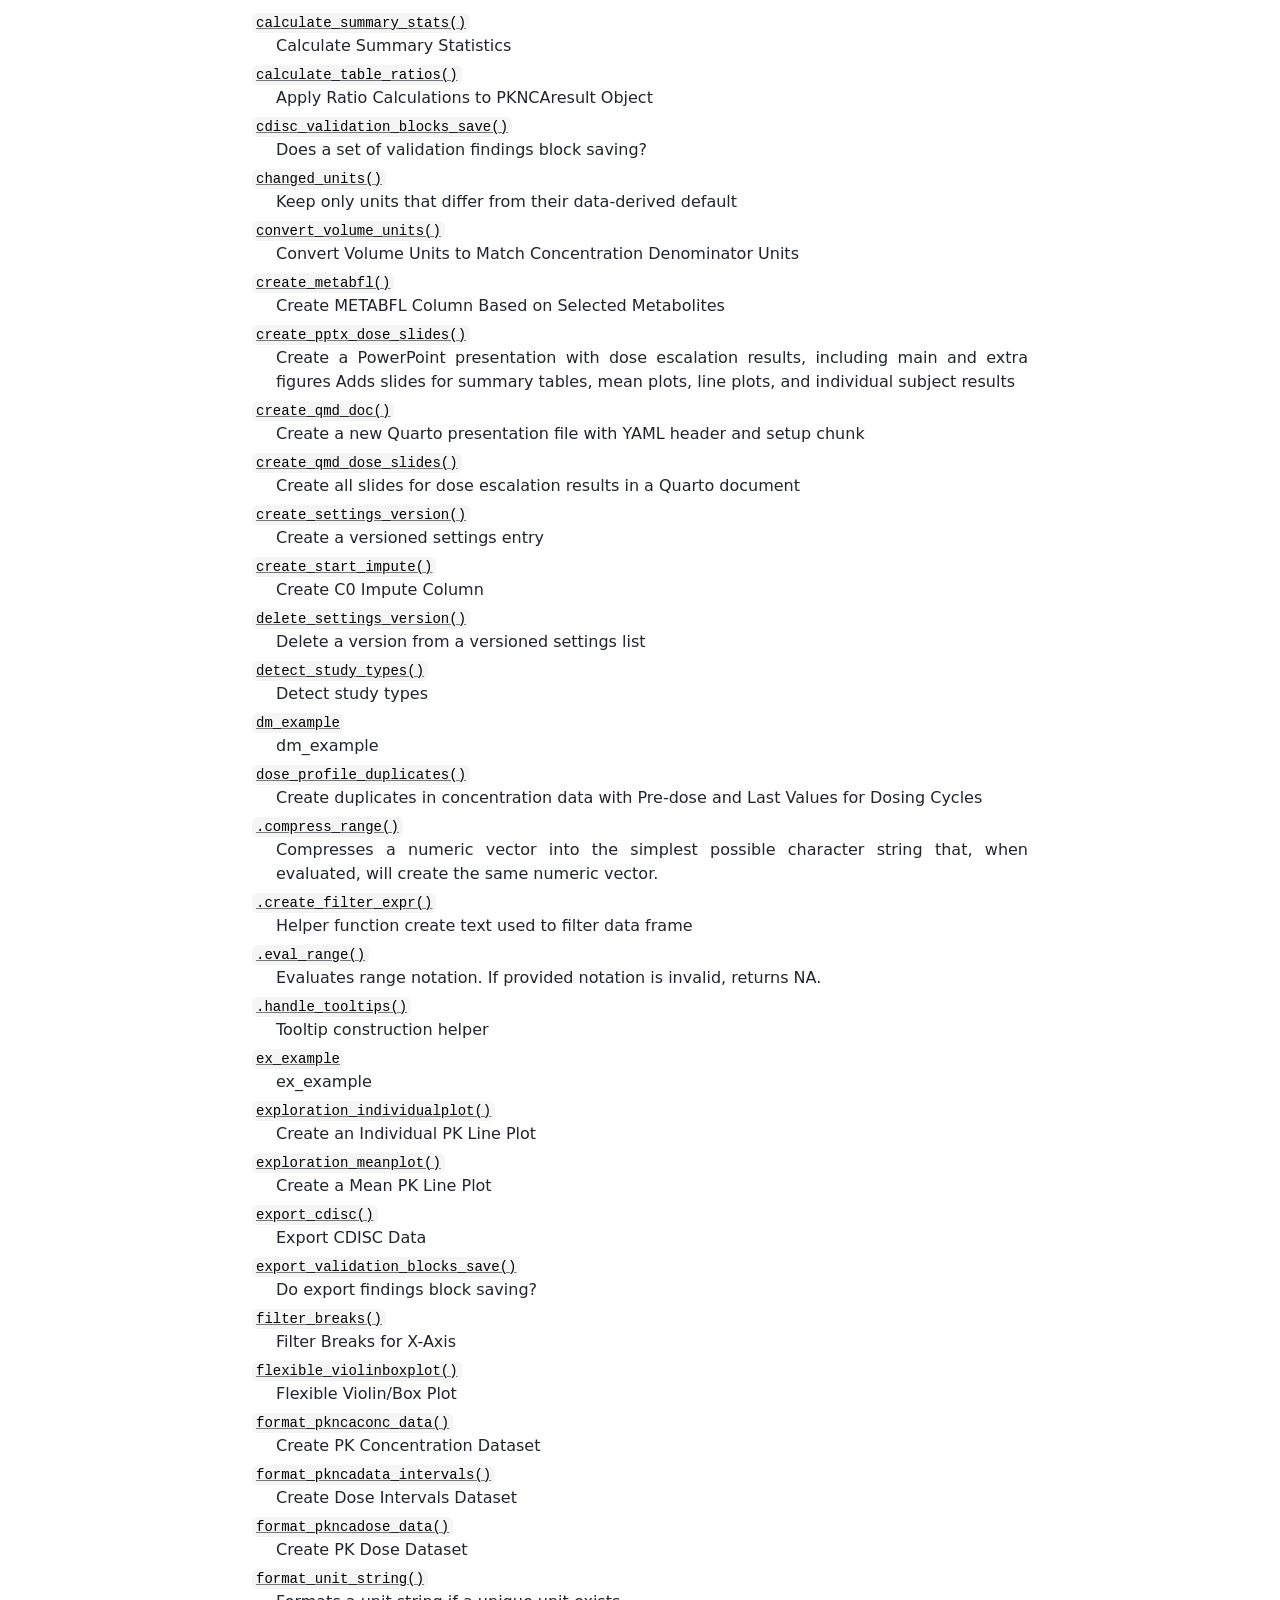
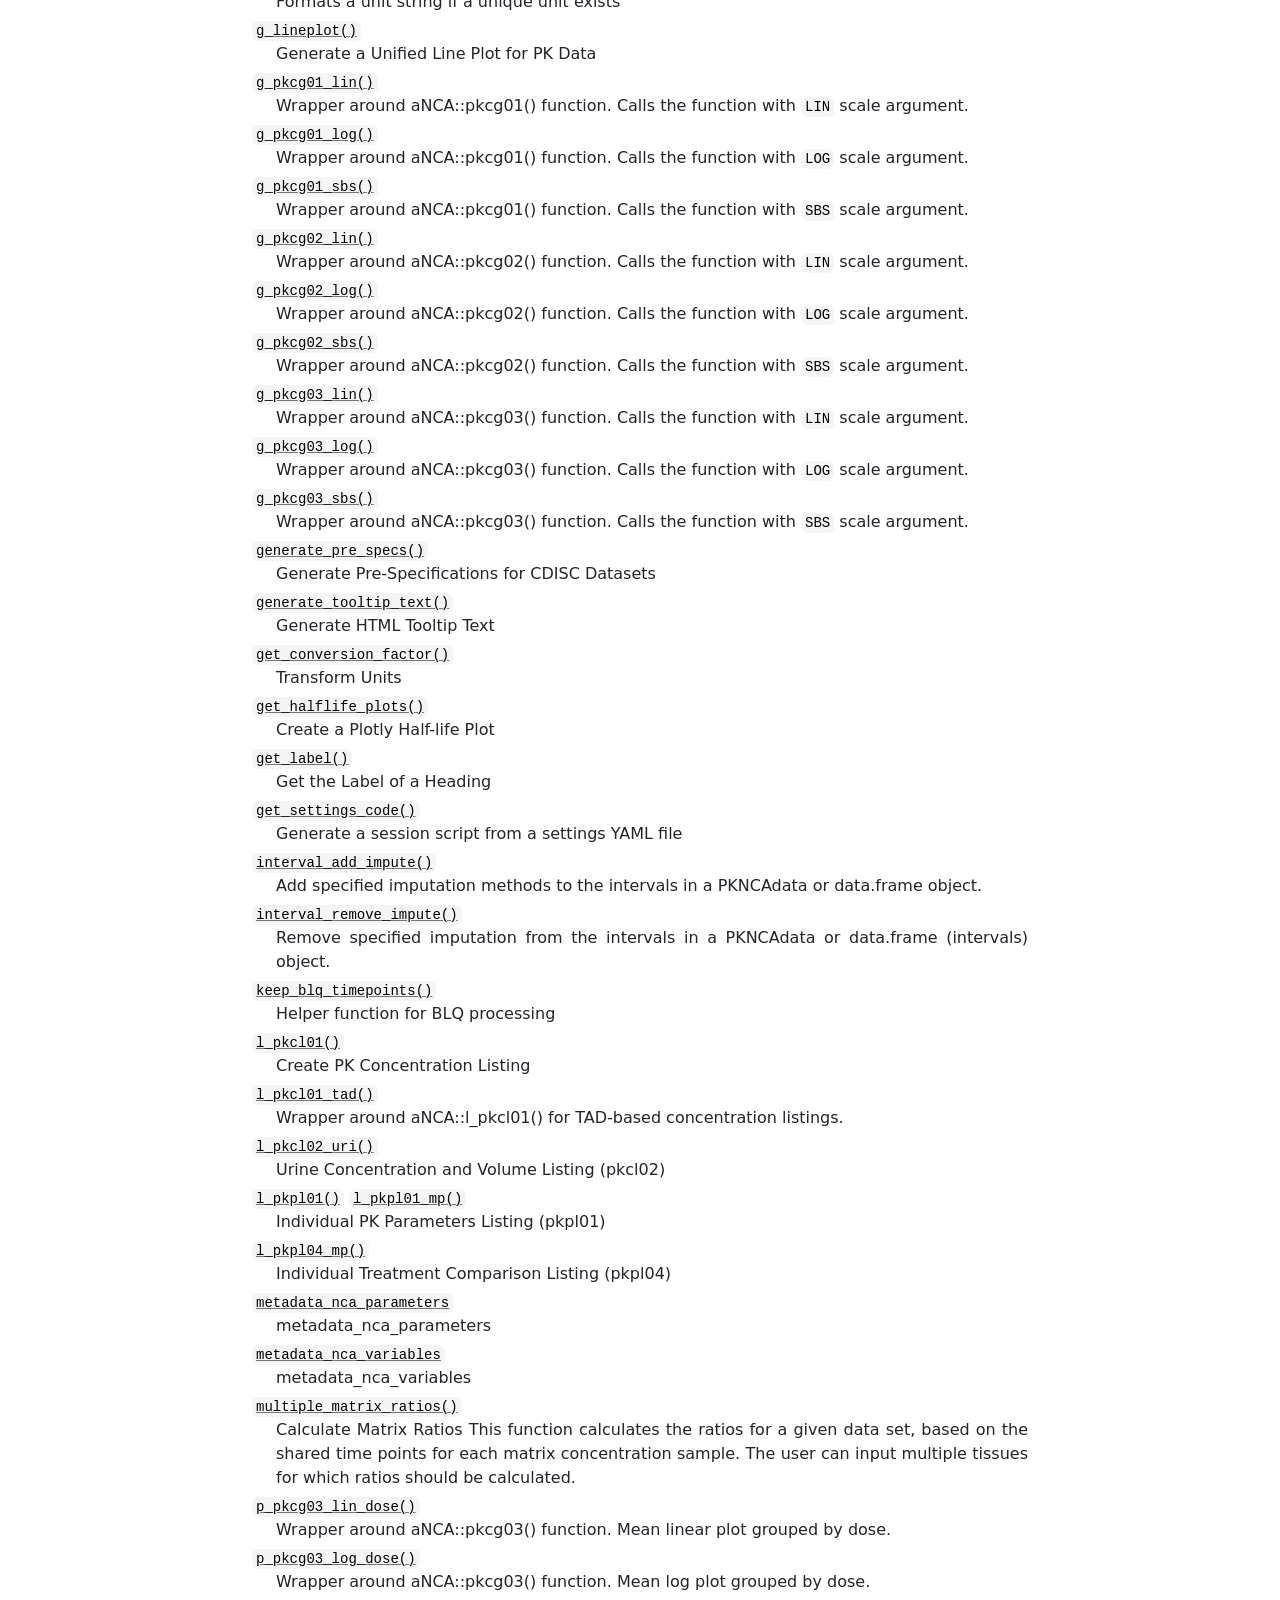
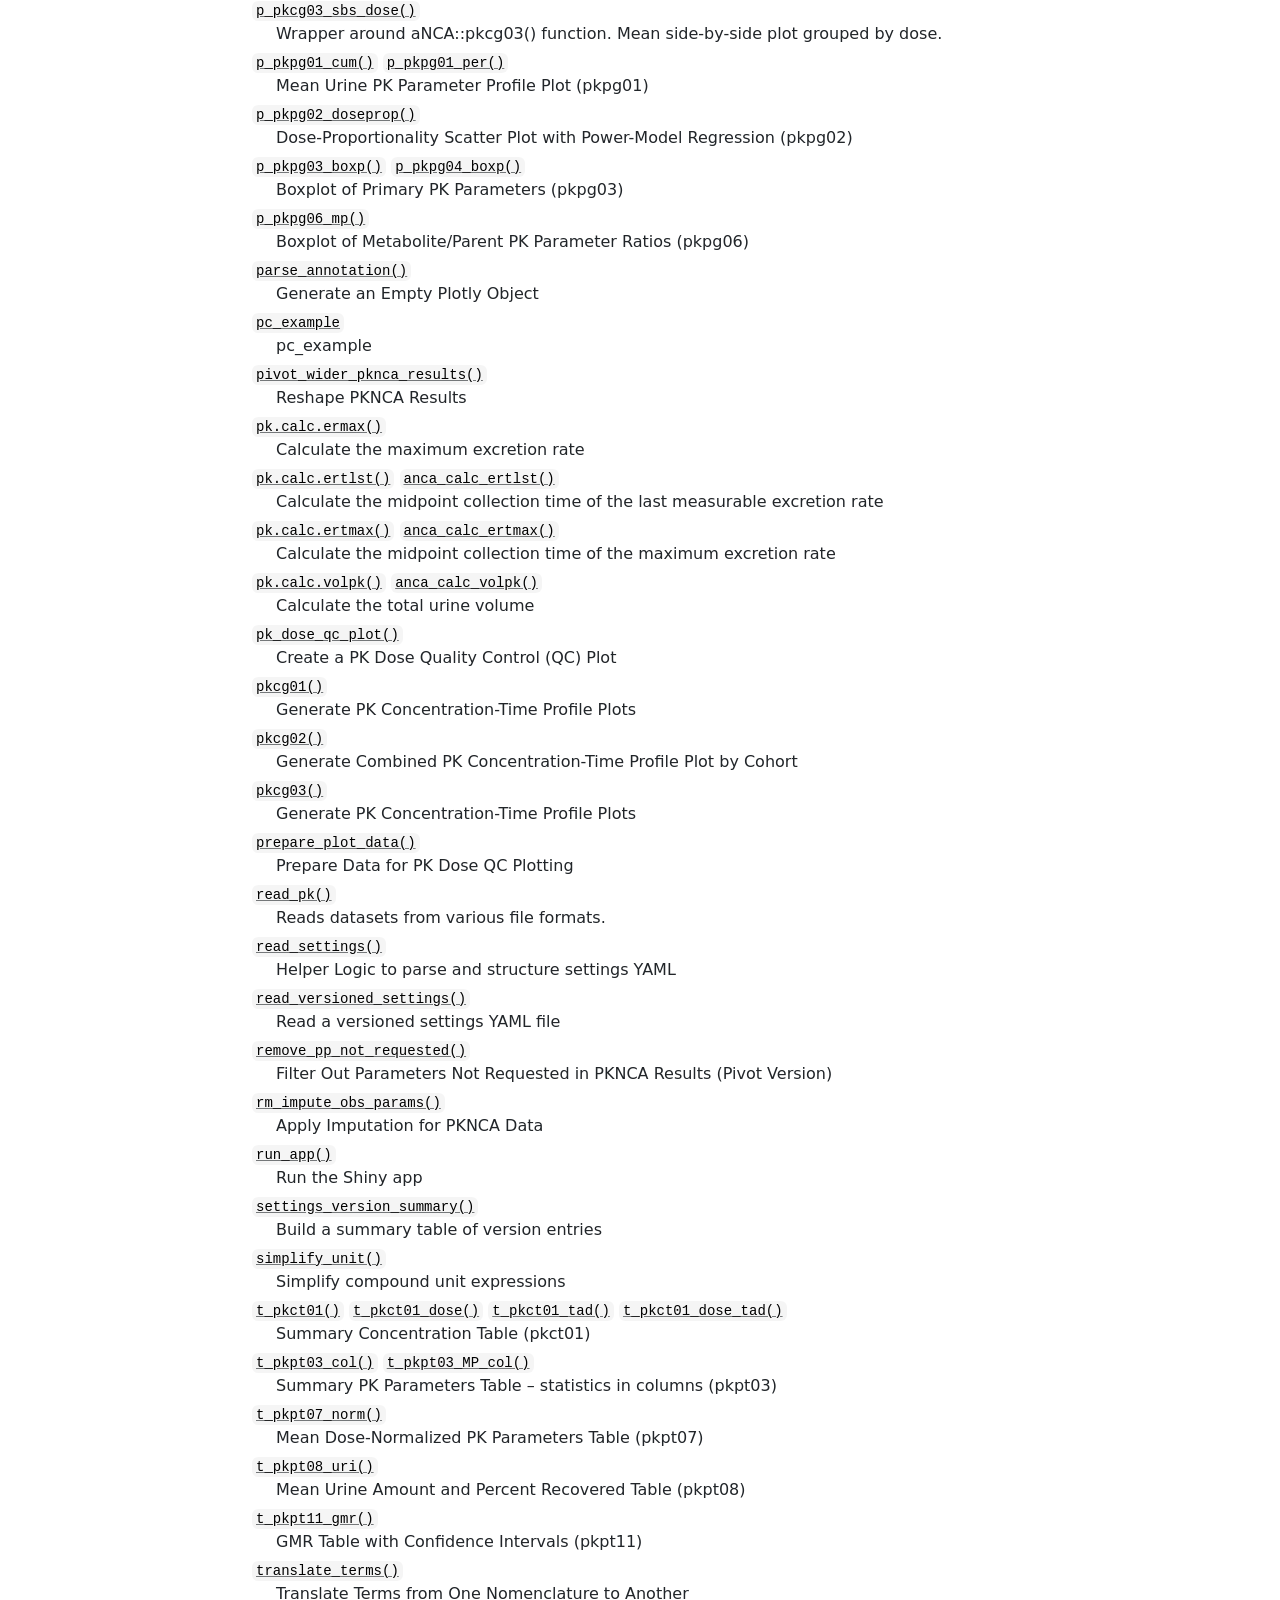
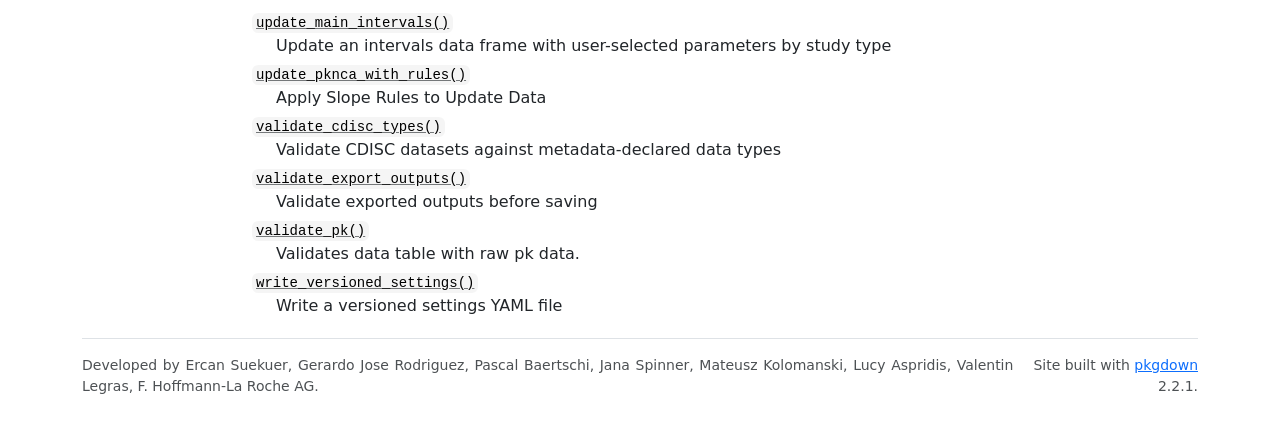
<file: reference/index.html>
<!DOCTYPE html>
<!-- Generated by pkgdown: do not edit by hand --><html lang="en-US"><head><meta charset="UTF-8"><meta http-equiv="X-UA-Compatible" content="IE=edge"><meta name="viewport" content="width=device-width, initial-scale=1, shrink-to-fit=no"><title>Package index • aNCA</title><script src="../lightswitch.js"></script><script src="../deps/jquery-3.6.0/jquery-3.6.0.min.js"></script><meta name="viewport" content="width=device-width, initial-scale=1, shrink-to-fit=no"><link href="../deps/bootstrap-5.3.8/bootstrap.min.css" rel="stylesheet"><script src="../deps/bootstrap-5.3.8/bootstrap.bundle.min.js"></script><link href="../deps/font-awesome-6.5.2/css/all.min.css" rel="stylesheet"><link href="../deps/font-awesome-6.5.2/css/v4-shims.min.css" rel="stylesheet"><script src="../deps/headroom-0.11.0/headroom.min.js"></script><script src="../deps/headroom-0.11.0/jQuery.headroom.min.js"></script><script src="../deps/bootstrap-toc-1.0.1/bootstrap-toc.min.js"></script><script src="../deps/clipboard.js-2.0.11/clipboard.min.js"></script><script src="../deps/search-1.0.0/autocomplete.jquery.min.js"></script><script src="../deps/search-1.0.0/fuse.min.js"></script><script src="../deps/search-1.0.0/mark.min.js"></script><!-- pkgdown --><script src="../pkgdown.js"></script><link href="../extra.css" rel="stylesheet"><meta property="og:title" content="Package index"></head><body>
    <a href="#main" class="visually-hidden-focusable">Skip to contents</a>


    <nav class="navbar navbar-expand-lg fixed-top " aria-label="Site navigation"><div class="container">

    <a class="navbar-brand me-2" href="../index.html">aNCA</a>

    <small class="nav-text text-muted me-auto" data-bs-toggle="tooltip" data-bs-placement="bottom" title="">0.2.0</small>


    <button class="navbar-toggler" type="button" data-bs-toggle="collapse" data-bs-target="#navbar" aria-controls="navbar" aria-expanded="false" aria-label="Toggle navigation">
      <span class="navbar-toggler-icon"></span>
    </button>

    <div id="navbar" class="collapse navbar-collapse ms-3">
      <ul class="navbar-nav me-auto"><li class="nav-item"><a class="nav-link" href="../articles/aNCA.html">Get Started</a></li>
<li class="nav-item dropdown">
  <button class="nav-link dropdown-toggle" type="button" id="dropdown-user-resources" data-bs-toggle="dropdown" aria-expanded="false" aria-haspopup="true"><span class="fa fa-book"></span> User Resources</button>
  <ul class="dropdown-menu" aria-labelledby="dropdown-user-resources"><li><a class="dropdown-item" href="../articles/manual.html">Manual</a></li>
    <li><a class="dropdown-item" href="../articles/example_r_script.html">R Script Walkthrough</a></li>
    <li><a class="dropdown-item" href="../articles/ratio-calculations.html">Ratio Calculations</a></li>
    <li><a class="dropdown-item" href="../articles/background.html">NCA Concepts</a></li>
    <li><a class="dropdown-item" href="../articles/FAQs.html">FAQs</a></li>
  </ul></li>
<li class="active nav-item dropdown">
  <button class="nav-link dropdown-toggle" type="button" id="dropdown-developer-resources" data-bs-toggle="dropdown" aria-expanded="false" aria-haspopup="true"><span class="fa fa-code"></span> Developer Resources</button>
  <ul class="dropdown-menu" aria-labelledby="dropdown-developer-resources"><li><a class="dropdown-item" href="../articles/contributing.html">Contributing</a></li>
    <li><a class="dropdown-item" href="../articles/adding_tlg.html">Adding TLGs</a></li>
    <li><a class="dropdown-item" href="../articles/design.html">Design &amp; Architecture</a></li>
    <li><a class="dropdown-item" href="../reference/index.html">Functions manual</a></li>
  </ul></li>
<li class="nav-item dropdown">
  <button class="nav-link dropdown-toggle" type="button" id="dropdown-project" data-bs-toggle="dropdown" aria-expanded="false" aria-haspopup="true"><span class="fa fa-info-circle"></span> Project</button>
  <ul class="dropdown-menu" aria-labelledby="dropdown-project"><li><a class="dropdown-item" href="../articles/governance.html">Governance</a></li>
    <li><a class="dropdown-item" href="../articles/roadmap.html">Roadmap</a></li>
    <li><a class="dropdown-item" href="../articles/validations.html">Validation Plan</a></li>
    <li><a class="dropdown-item" href="../news/index.html">News &amp; Releases</a></li>
  </ul></li>
      </ul><ul class="navbar-nav"><li class="nav-item"><form class="form-inline" role="search">
 <input class="form-control" type="search" name="search-input" id="search-input" autocomplete="off" aria-label="Search site" placeholder="Search for" data-search-index="../search.json"></form></li>
<li class="nav-item"><a class="external-link nav-link" href="https://github.com/pharmaverse/aNCA/" aria-label="GitHub"><span class="fa fab fa-github fa-lg"></span></a></li>
<li class="nav-item dropdown">
  <button class="nav-link dropdown-toggle" type="button" id="dropdown-lightswitch" data-bs-toggle="dropdown" aria-expanded="false" aria-haspopup="true" aria-label="Light switch"><span class="fa fa-sun"></span></button>
  <ul class="dropdown-menu dropdown-menu-end" aria-labelledby="dropdown-lightswitch"><li><button class="dropdown-item" data-bs-theme-value="light"><span class="fa fa-sun"></span> Light</button></li>
    <li><button class="dropdown-item" data-bs-theme-value="dark"><span class="fa fa-moon"></span> Dark</button></li>
    <li><button class="dropdown-item" data-bs-theme-value="auto"><span class="fa fa-adjust"></span> Auto</button></li>
  </ul></li>
      </ul></div>


  </div>
</nav><div class="container template-reference-index">
<div class="row">
  <main id="main" class="col-md-9"><div class="page-header">

      <h1>Package index</h1>
    </div>

    <div class="section level2">
      <h2 id="all-functions">All functions<a class="anchor" aria-label="anchor" href="#all-functions"></a></h2>



      <dl></dl></div><div class="section level2">




      <dl><dt>

          <code><a href="PKNCA_build_units_table.html">PKNCA_build_units_table()</a></code>

        </dt>
        <dd>Build Units Table for PKNCA</dd>

        <dt>

          <code><a href="PKNCA_calculate_nca.html">PKNCA_calculate_nca()</a></code>

        </dt>
        <dd>Calculates results for PKNCA analysis.</dd>

        <dt>

          <code><a href="PKNCA_create_data_object.html">PKNCA_create_data_object()</a></code>

        </dt>
        <dd>Creates a <code><a href="https://humanpred.github.io/pknca/reference/PKNCAdata.html" class="external-link">PKNCA::PKNCAdata</a></code> object.</dd>

        <dt>

          <code><a href="PKNCA_hl_rules_exclusion.html">PKNCA_hl_rules_exclusion()</a></code>

        </dt>
        <dd>Exclude NCA results based on user-defined rules over the half-life related parameters This function applies exclusion rules to the NCA results based on user-defined parameters.</dd>

        <dt>

          <code><a href="PKNCA_impute_method_start_c1.html">PKNCA_impute_method_start_c1()</a></code>

        </dt>
        <dd>This function imputes the start concentration using the first concentration after dose</dd>

        <dt>

          <code><a href="PKNCA_impute_method_start_logslope.html">PKNCA_impute_method_start_logslope()</a></code>

        </dt>
        <dd>This function imputes the start concentration using the log slope method.</dd>

        <dt>

          <code><a href="PKNCA_update_data_object.html">PKNCA_update_data_object()</a></code>

        </dt>
        <dd>Create a PKNCAdata Object for NCA or Slope Analysis</dd>

        <dt>

          <code><a href="add_exclusion_reasons.html">add_exclusion_reasons()</a></code>

        </dt>
        <dd>Add Exclusion Reasons to PKNCAdata Object</dd>

        <dt>

          <code><a href="add_label_attribute.html">add_label_attribute()</a></code>

        </dt>
        <dd>Helper function to add "label" attribute to columns based on parameter names.</dd>

        <dt>

          <code><a href="add_pptx_sl_plot.html">add_pptx_sl_plot()</a></code>

        </dt>
        <dd>Add a slide with a plot only</dd>

        <dt>

          <code><a href="add_pptx_sl_plottable.html">add_pptx_sl_plottable()</a></code>

        </dt>
        <dd>Add a slide with both a plot and a table</dd>

        <dt>

          <code><a href="add_pptx_sl_table.html">add_pptx_sl_table()</a></code>

        </dt>
        <dd>Add a slide with a table only</dd>

        <dt>

          <code><a href="add_qmd_plot.html">add_qmd_plot()</a></code>

        </dt>
        <dd>Helper to create a Quarto code chunk for a plot</dd>

        <dt>

          <code><a href="add_qmd_sl_plot.html">add_qmd_sl_plot()</a></code>

        </dt>
        <dd>Add a slide to the Quarto document with a single plot</dd>

        <dt>

          <code><a href="add_qmd_sl_plottabletable.html">add_qmd_sl_plottabletable()</a></code>

        </dt>
        <dd>Add a slide to the Quarto document with a plot and two tables (side by side)</dd>

        <dt>

          <code><a href="add_qmd_table.html">add_qmd_table()</a></code>

        </dt>
        <dd>Helper to create a Quarto code chunk for a table</dd>

        <dt>

          <code><a href="add_settings_version.html">add_settings_version()</a></code>

        </dt>
        <dd>Add a new version to an existing versioned settings list</dd>

        <dt>

          <code><a href="adjust_class_and_length.html">adjust_class_and_length()</a></code>

        </dt>
        <dd>Helper: adjust class and length (optional) for a data.frame based on metadata_nca_variables</dd>

        <dt>

          <code><a href="adnca_example.html">adnca_example</a></code>

        </dt>
        <dd>adnca_example</dd>

        <dt>

          <code><a href="anca_calc_fe.html">anca_calc_fe()</a></code>

        </dt>
        <dd>Compatibility alias for PKNCA fraction excreted</dd>

        <dt>

          <code><a href="apply_filters.html">apply_filters()</a></code>

        </dt>
        <dd>Apply Filters to a Dataset</dd>

        <dt>

          <code><a href="apply_labels.html">apply_labels()</a></code>

        </dt>
        <dd>Apply Labels to a dataset</dd>

        <dt>

          <code><a href="apply_mapping.html">apply_mapping()</a></code>

        </dt>
        <dd>Apply UI-Based Column Mapping to a Dataset</dd>

        <dt>

          <code><a href="apply_unit_defaults.html">apply_unit_defaults()</a></code>

        </dt>
        <dd>Apply default target units onto a data-derived units table</dd>

        <dt>

          <code><a href="calculate_ratio_app.html">calculate_ratio_app()</a></code>

        </dt>
        <dd>Links the table ratio of the App with the ratio calculations via PKNCA results</dd>

        <dt>

          <code><a href="calculate_ratios.html">calculate_ratios()</a></code>

        </dt>
        <dd>Calculate Ratios from PKNCA Results</dd>

        <dt>

          <code><a href="calculate_summary_stats.html">calculate_summary_stats()</a></code>

        </dt>
        <dd>Calculate Summary Statistics</dd>

        <dt>

          <code><a href="calculate_table_ratios.html">calculate_table_ratios()</a></code>

        </dt>
        <dd>Apply Ratio Calculations to PKNCAresult Object</dd>

        <dt>

          <code><a href="cdisc_validation_blocks_save.html">cdisc_validation_blocks_save()</a></code>

        </dt>
        <dd>Does a set of validation findings block saving?</dd>

        <dt>

          <code><a href="changed_units.html">changed_units()</a></code>

        </dt>
        <dd>Keep only units that differ from their data-derived default</dd>

        <dt>

          <code><a href="convert_volume_units.html">convert_volume_units()</a></code>

        </dt>
        <dd>Convert Volume Units to Match Concentration Denominator Units</dd>

        <dt>

          <code><a href="create_metabfl.html">create_metabfl()</a></code>

        </dt>
        <dd>Create METABFL Column Based on Selected Metabolites</dd>

        <dt>

          <code><a href="create_pptx_dose_slides.html">create_pptx_dose_slides()</a></code>

        </dt>
        <dd>Create a PowerPoint presentation with dose escalation results, including main and extra figures Adds slides for summary tables, mean plots, line plots, and individual subject results</dd>

        <dt>

          <code><a href="create_qmd_doc.html">create_qmd_doc()</a></code>

        </dt>
        <dd>Create a new Quarto presentation file with YAML header and setup chunk</dd>

        <dt>

          <code><a href="create_qmd_dose_slides.html">create_qmd_dose_slides()</a></code>

        </dt>
        <dd>Create all slides for dose escalation results in a Quarto document</dd>

        <dt>

          <code><a href="create_settings_version.html">create_settings_version()</a></code>

        </dt>
        <dd>Create a versioned settings entry</dd>

        <dt>

          <code><a href="create_start_impute.html">create_start_impute()</a></code>

        </dt>
        <dd>Create C0 Impute Column</dd>

        <dt>

          <code><a href="delete_settings_version.html">delete_settings_version()</a></code>

        </dt>
        <dd>Delete a version from a versioned settings list</dd>

        <dt>

          <code><a href="detect_study_types.html">detect_study_types()</a></code>

        </dt>
        <dd>Detect study types</dd>

        <dt>

          <code><a href="dm_example.html">dm_example</a></code>

        </dt>
        <dd>dm_example</dd>

        <dt>

          <code><a href="dose_profile_duplicates.html">dose_profile_duplicates()</a></code>

        </dt>
        <dd>Create duplicates in concentration data with Pre-dose and Last Values for Dosing Cycles</dd>

        <dt>

          <code><a href="dot-compress_range.html">.compress_range()</a></code>

        </dt>
        <dd>Compresses a numeric vector into the simplest possible character string that, when evaluated, will create the same numeric vector.</dd>

        <dt>

          <code><a href="dot-create_filter_expr.html">.create_filter_expr()</a></code>

        </dt>
        <dd>Helper function create text used to filter data frame</dd>

        <dt>

          <code><a href="dot-eval_range.html">.eval_range()</a></code>

        </dt>
        <dd>Evaluates range notation. If provided notation is invalid, returns NA.</dd>

        <dt>

          <code><a href="dot-handle_tooltips.html">.handle_tooltips()</a></code>

        </dt>
        <dd>Tooltip construction helper</dd>

        <dt>

          <code><a href="ex_example.html">ex_example</a></code>

        </dt>
        <dd>ex_example</dd>

        <dt>

          <code><a href="exploration_individualplot.html">exploration_individualplot()</a></code>

        </dt>
        <dd>Create an Individual PK Line Plot</dd>

        <dt>

          <code><a href="exploration_meanplot.html">exploration_meanplot()</a></code>

        </dt>
        <dd>Create a Mean PK Line Plot</dd>

        <dt>

          <code><a href="export_cdisc.html">export_cdisc()</a></code>

        </dt>
        <dd>Export CDISC Data</dd>

        <dt>

          <code><a href="export_validation_blocks_save.html">export_validation_blocks_save()</a></code>

        </dt>
        <dd>Do export findings block saving?</dd>

        <dt>

          <code><a href="filter_breaks.html">filter_breaks()</a></code>

        </dt>
        <dd>Filter Breaks for X-Axis</dd>

        <dt>

          <code><a href="flexible_violinboxplot.html">flexible_violinboxplot()</a></code>

        </dt>
        <dd>Flexible Violin/Box Plot</dd>

        <dt>

          <code><a href="format_pkncaconc_data.html">format_pkncaconc_data()</a></code>

        </dt>
        <dd>Create PK Concentration Dataset</dd>

        <dt>

          <code><a href="format_pkncadata_intervals.html">format_pkncadata_intervals()</a></code>

        </dt>
        <dd>Create Dose Intervals Dataset</dd>

        <dt>

          <code><a href="format_pkncadose_data.html">format_pkncadose_data()</a></code>

        </dt>
        <dd>Create PK Dose Dataset</dd>

        <dt>

          <code><a href="format_unit_string.html">format_unit_string()</a></code>

        </dt>
        <dd>Formats a unit string if a unique unit exists</dd>

        <dt>

          <code><a href="g_lineplot.html">g_lineplot()</a></code>

        </dt>
        <dd>Generate a Unified Line Plot for PK Data</dd>

        <dt>

          <code><a href="g_pkcg01_lin.html">g_pkcg01_lin()</a></code>

        </dt>
        <dd>Wrapper around aNCA::pkcg01() function. Calls the function with <code>LIN</code> scale argument.</dd>

        <dt>

          <code><a href="g_pkcg01_log.html">g_pkcg01_log()</a></code>

        </dt>
        <dd>Wrapper around aNCA::pkcg01() function. Calls the function with <code>LOG</code> scale argument.</dd>

        <dt>

          <code><a href="g_pkcg01_sbs.html">g_pkcg01_sbs()</a></code>

        </dt>
        <dd>Wrapper around aNCA::pkcg01() function. Calls the function with <code>SBS</code> scale argument.</dd>

        <dt>

          <code><a href="g_pkcg02_lin.html">g_pkcg02_lin()</a></code>

        </dt>
        <dd>Wrapper around aNCA::pkcg02() function. Calls the function with <code>LIN</code> scale argument.</dd>

        <dt>

          <code><a href="g_pkcg02_log.html">g_pkcg02_log()</a></code>

        </dt>
        <dd>Wrapper around aNCA::pkcg02() function. Calls the function with <code>LOG</code> scale argument.</dd>

        <dt>

          <code><a href="g_pkcg02_sbs.html">g_pkcg02_sbs()</a></code>

        </dt>
        <dd>Wrapper around aNCA::pkcg02() function. Calls the function with <code>SBS</code> scale argument.</dd>

        <dt>

          <code><a href="g_pkcg03_lin.html">g_pkcg03_lin()</a></code>

        </dt>
        <dd>Wrapper around aNCA::pkcg03() function. Calls the function with <code>LIN</code> scale argument.</dd>

        <dt>

          <code><a href="g_pkcg03_log.html">g_pkcg03_log()</a></code>

        </dt>
        <dd>Wrapper around aNCA::pkcg03() function. Calls the function with <code>LOG</code> scale argument.</dd>

        <dt>

          <code><a href="g_pkcg03_sbs.html">g_pkcg03_sbs()</a></code>

        </dt>
        <dd>Wrapper around aNCA::pkcg03() function. Calls the function with <code>SBS</code> scale argument.</dd>

        <dt>

          <code><a href="generate_pre_specs.html">generate_pre_specs()</a></code>

        </dt>
        <dd>Generate Pre-Specifications for CDISC Datasets</dd>

        <dt>

          <code><a href="generate_tooltip_text.html">generate_tooltip_text()</a></code>

        </dt>
        <dd>Generate HTML Tooltip Text</dd>

        <dt>

          <code><a href="get_conversion_factor.html">get_conversion_factor()</a></code>

        </dt>
        <dd>Transform Units</dd>

        <dt>

          <code><a href="get_halflife_plots.html">get_halflife_plots()</a></code>

        </dt>
        <dd>Create a Plotly Half-life Plot</dd>

        <dt>

          <code><a href="get_label.html">get_label()</a></code>

        </dt>
        <dd>Get the Label of a Heading</dd>

        <dt>

          <code><a href="get_settings_code.html">get_settings_code()</a></code>

        </dt>
        <dd>Generate a session script from a settings YAML file</dd>

        <dt>

          <code><a href="interval_add_impute.html">interval_add_impute()</a></code>

        </dt>
        <dd>Add specified imputation methods to the intervals in a PKNCAdata or data.frame object.</dd>

        <dt>

          <code><a href="interval_remove_impute.html">interval_remove_impute()</a></code>

        </dt>
        <dd>Remove specified imputation from the intervals in a PKNCAdata or data.frame (intervals) object.</dd>

        <dt>

          <code><a href="keep_blq_timepoints.html">keep_blq_timepoints()</a></code>

        </dt>
        <dd>Helper function for BLQ processing</dd>

        <dt>

          <code><a href="l_pkcl01.html">l_pkcl01()</a></code>

        </dt>
        <dd>Create PK Concentration Listing</dd>

        <dt>

          <code><a href="l_pkcl01_tad.html">l_pkcl01_tad()</a></code>

        </dt>
        <dd>Wrapper around aNCA::l_pkcl01() for TAD-based concentration listings.</dd>

        <dt>

          <code><a href="l_pkcl02_uri.html">l_pkcl02_uri()</a></code>

        </dt>
        <dd>Urine Concentration and Volume Listing (pkcl02)</dd>

        <dt>

          <code><a href="l_pkpl01.html">l_pkpl01()</a></code> <code><a href="l_pkpl01.html">l_pkpl01_mp()</a></code>

        </dt>
        <dd>Individual PK Parameters Listing (pkpl01)</dd>

        <dt>

          <code><a href="l_pkpl04_mp.html">l_pkpl04_mp()</a></code>

        </dt>
        <dd>Individual Treatment Comparison Listing (pkpl04)</dd>

        <dt>

          <code><a href="metadata_nca_parameters.html">metadata_nca_parameters</a></code>

        </dt>
        <dd>metadata_nca_parameters</dd>

        <dt>

          <code><a href="metadata_nca_variables.html">metadata_nca_variables</a></code>

        </dt>
        <dd>metadata_nca_variables</dd>

        <dt>

          <code><a href="multiple_matrix_ratios.html">multiple_matrix_ratios()</a></code>

        </dt>
        <dd>Calculate Matrix Ratios This function calculates the ratios for a given data set, based on the shared time points for each matrix concentration sample. The user can input multiple tissues for which ratios should be calculated.</dd>

        <dt>

          <code><a href="p_pkcg03_lin_dose.html">p_pkcg03_lin_dose()</a></code>

        </dt>
        <dd>Wrapper around aNCA::pkcg03() function. Mean linear plot grouped by dose.</dd>

        <dt>

          <code><a href="p_pkcg03_log_dose.html">p_pkcg03_log_dose()</a></code>

        </dt>
        <dd>Wrapper around aNCA::pkcg03() function. Mean log plot grouped by dose.</dd>

        <dt>

          <code><a href="p_pkcg03_sbs_dose.html">p_pkcg03_sbs_dose()</a></code>

        </dt>
        <dd>Wrapper around aNCA::pkcg03() function. Mean side-by-side plot grouped by dose.</dd>

        <dt>

          <code><a href="p_pkpg01_cum.html">p_pkpg01_cum()</a></code> <code><a href="p_pkpg01_cum.html">p_pkpg01_per()</a></code>

        </dt>
        <dd>Mean Urine PK Parameter Profile Plot (pkpg01)</dd>

        <dt>

          <code><a href="p_pkpg02_doseprop.html">p_pkpg02_doseprop()</a></code>

        </dt>
        <dd>Dose-Proportionality Scatter Plot with Power-Model Regression (pkpg02)</dd>

        <dt>

          <code><a href="p_pkpg03_boxp.html">p_pkpg03_boxp()</a></code> <code><a href="p_pkpg03_boxp.html">p_pkpg04_boxp()</a></code>

        </dt>
        <dd>Boxplot of Primary PK Parameters (pkpg03)</dd>

        <dt>

          <code><a href="p_pkpg06_mp.html">p_pkpg06_mp()</a></code>

        </dt>
        <dd>Boxplot of Metabolite/Parent PK Parameter Ratios (pkpg06)</dd>

        <dt>

          <code><a href="parse_annotation.html">parse_annotation()</a></code>

        </dt>
        <dd>Generate an Empty Plotly Object</dd>

        <dt>

          <code><a href="pc_example.html">pc_example</a></code>

        </dt>
        <dd>pc_example</dd>

        <dt>

          <code><a href="pivot_wider_pknca_results.html">pivot_wider_pknca_results()</a></code>

        </dt>
        <dd>Reshape PKNCA Results</dd>

        <dt>

          <code><a href="pk.calc.ermax.html">pk.calc.ermax()</a></code>

        </dt>
        <dd>Calculate the maximum excretion rate</dd>

        <dt>

          <code><a href="pk.calc.ertlst.html">pk.calc.ertlst()</a></code> <code><a href="pk.calc.ertlst.html">anca_calc_ertlst()</a></code>

        </dt>
        <dd>Calculate the midpoint collection time of the last measurable excretion rate</dd>

        <dt>

          <code><a href="pk.calc.ertmax.html">pk.calc.ertmax()</a></code> <code><a href="pk.calc.ertmax.html">anca_calc_ertmax()</a></code>

        </dt>
        <dd>Calculate the midpoint collection time of the maximum excretion rate</dd>

        <dt>

          <code><a href="pk.calc.volpk.html">pk.calc.volpk()</a></code> <code><a href="pk.calc.volpk.html">anca_calc_volpk()</a></code>

        </dt>
        <dd>Calculate the total urine volume</dd>

        <dt>

          <code><a href="pk_dose_qc_plot.html">pk_dose_qc_plot()</a></code>

        </dt>
        <dd>Create a PK Dose Quality Control (QC) Plot</dd>

        <dt>

          <code><a href="pkcg01.html">pkcg01()</a></code>

        </dt>
        <dd>Generate PK Concentration-Time Profile Plots</dd>

        <dt>

          <code><a href="pkcg02.html">pkcg02()</a></code>

        </dt>
        <dd>Generate Combined PK Concentration-Time Profile Plot by Cohort</dd>

        <dt>

          <code><a href="pkcg03.html">pkcg03()</a></code>

        </dt>
        <dd>Generate PK Concentration-Time Profile Plots</dd>

        <dt>

          <code><a href="prepare_plot_data.html">prepare_plot_data()</a></code>

        </dt>
        <dd>Prepare Data for PK Dose QC Plotting</dd>

        <dt>

          <code><a href="read_pk.html">read_pk()</a></code>

        </dt>
        <dd>Reads datasets from various file formats.</dd>

        <dt>

          <code><a href="read_settings.html">read_settings()</a></code>

        </dt>
        <dd>Helper Logic to parse and structure settings YAML</dd>

        <dt>

          <code><a href="read_versioned_settings.html">read_versioned_settings()</a></code>

        </dt>
        <dd>Read a versioned settings YAML file</dd>

        <dt>

          <code><a href="remove_pp_not_requested.html">remove_pp_not_requested()</a></code>

        </dt>
        <dd>Filter Out Parameters Not Requested in PKNCA Results (Pivot Version)</dd>

        <dt>

          <code><a href="rm_impute_obs_params.html">rm_impute_obs_params()</a></code>

        </dt>
        <dd>Apply Imputation for PKNCA Data</dd>

        <dt>

          <code><a href="run_app.html">run_app()</a></code>

        </dt>
        <dd>Run the Shiny app</dd>

        <dt>

          <code><a href="settings_version_summary.html">settings_version_summary()</a></code>

        </dt>
        <dd>Build a summary table of version entries</dd>

        <dt>

          <code><a href="simplify_unit.html">simplify_unit()</a></code>

        </dt>
        <dd>Simplify compound unit expressions</dd>

        <dt>

          <code><a href="t_pkct01.html">t_pkct01()</a></code> <code><a href="t_pkct01.html">t_pkct01_dose()</a></code> <code><a href="t_pkct01.html">t_pkct01_tad()</a></code> <code><a href="t_pkct01.html">t_pkct01_dose_tad()</a></code>

        </dt>
        <dd>Summary Concentration Table (pkct01)</dd>

        <dt>

          <code><a href="t_pkpt03_col.html">t_pkpt03_col()</a></code> <code><a href="t_pkpt03_col.html">t_pkpt03_MP_col()</a></code>

        </dt>
        <dd>Summary PK Parameters Table – statistics in columns (pkpt03)</dd>

        <dt>

          <code><a href="t_pkpt07_norm.html">t_pkpt07_norm()</a></code>

        </dt>
        <dd>Mean Dose-Normalized PK Parameters Table (pkpt07)</dd>

        <dt>

          <code><a href="t_pkpt08_uri.html">t_pkpt08_uri()</a></code>

        </dt>
        <dd>Mean Urine Amount and Percent Recovered Table (pkpt08)</dd>

        <dt>

          <code><a href="t_pkpt11_gmr.html">t_pkpt11_gmr()</a></code>

        </dt>
        <dd>GMR Table with Confidence Intervals (pkpt11)</dd>

        <dt>

          <code><a href="translate_terms.html">translate_terms()</a></code>

        </dt>
        <dd>Translate Terms from One Nomenclature to Another</dd>

        <dt>

          <code><a href="update_main_intervals.html">update_main_intervals()</a></code>

        </dt>
        <dd>Update an intervals data frame with user-selected parameters by study type</dd>

        <dt>

          <code><a href="update_pknca_with_rules.html">update_pknca_with_rules()</a></code>

        </dt>
        <dd>Apply Slope Rules to Update Data</dd>

        <dt>

          <code><a href="validate_cdisc_types.html">validate_cdisc_types()</a></code>

        </dt>
        <dd>Validate CDISC datasets against metadata-declared data types</dd>

        <dt>

          <code><a href="validate_export_outputs.html">validate_export_outputs()</a></code>

        </dt>
        <dd>Validate exported outputs before saving</dd>

        <dt>

          <code><a href="validate_pk.html">validate_pk()</a></code>

        </dt>
        <dd>Validates data table with raw pk data.</dd>

        <dt>

          <code><a href="write_versioned_settings.html">write_versioned_settings()</a></code>

        </dt>
        <dd>Write a versioned settings YAML file</dd>
      </dl></div>
  </main></div>


    <footer><div class="pkgdown-footer-left">
  <p>Developed by Ercan Suekuer, Gerardo Jose Rodriguez, Pascal Baertschi, Jana Spinner, Mateusz Kolomanski, Lucy Aspridis, Valentin Legras, F. Hoffmann-La Roche AG.</p>
</div>

<div class="pkgdown-footer-right">
  <p>Site built with <a href="https://pkgdown.r-lib.org/" class="external-link">pkgdown</a> 2.2.1.</p>
</div>

    </footer></div>





  </body></html>
</file>
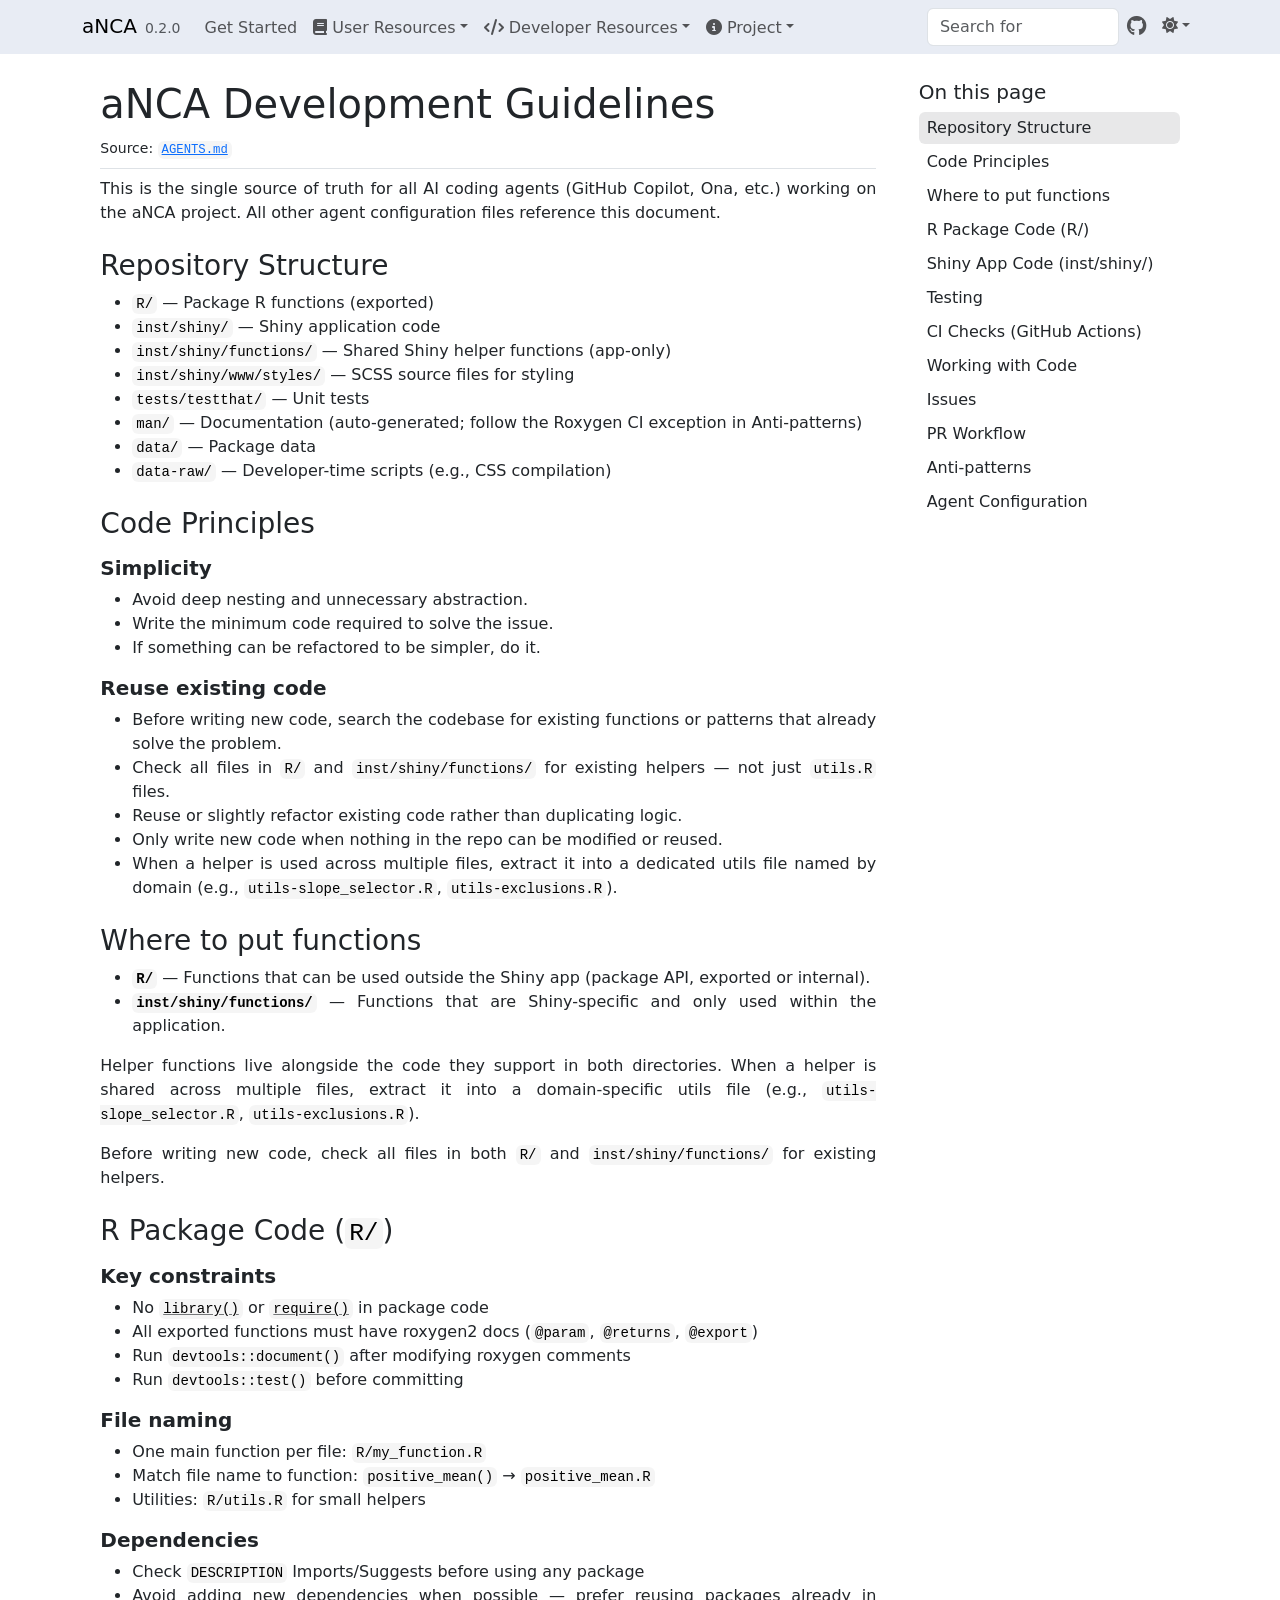
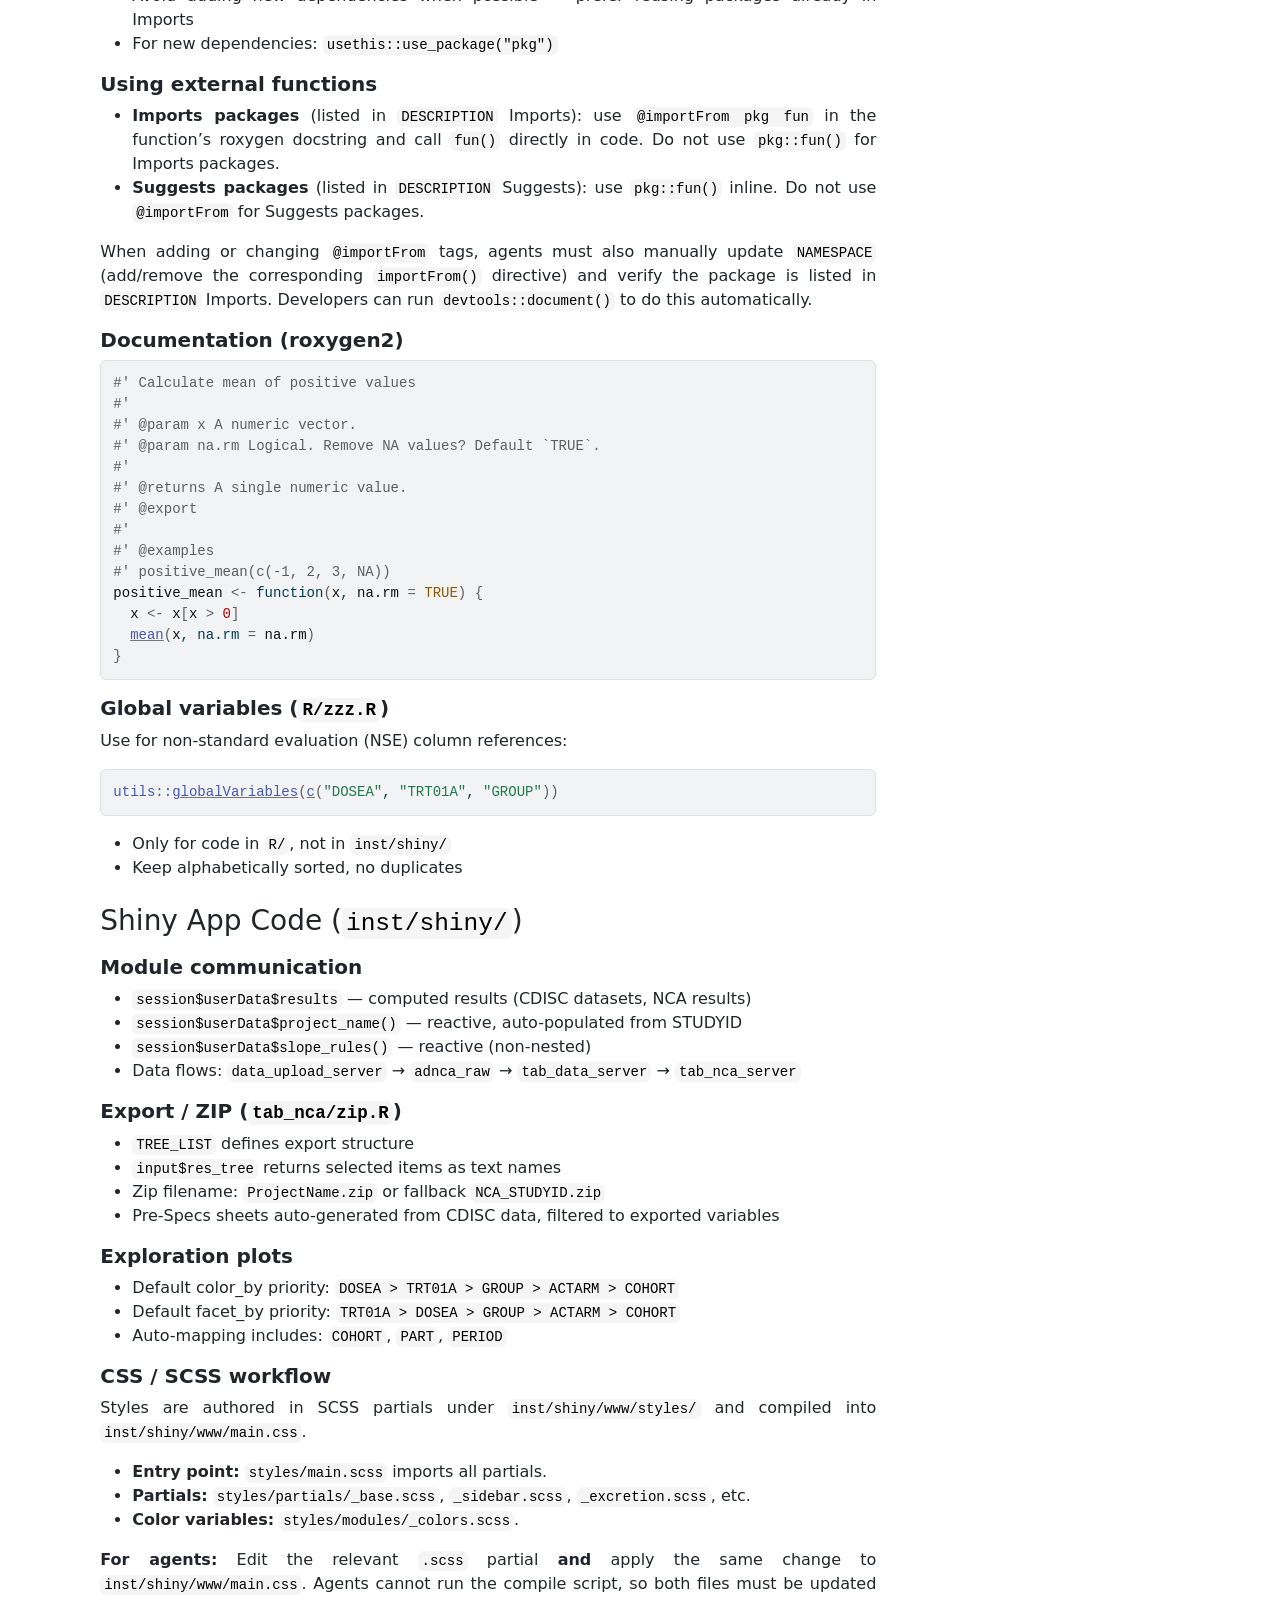
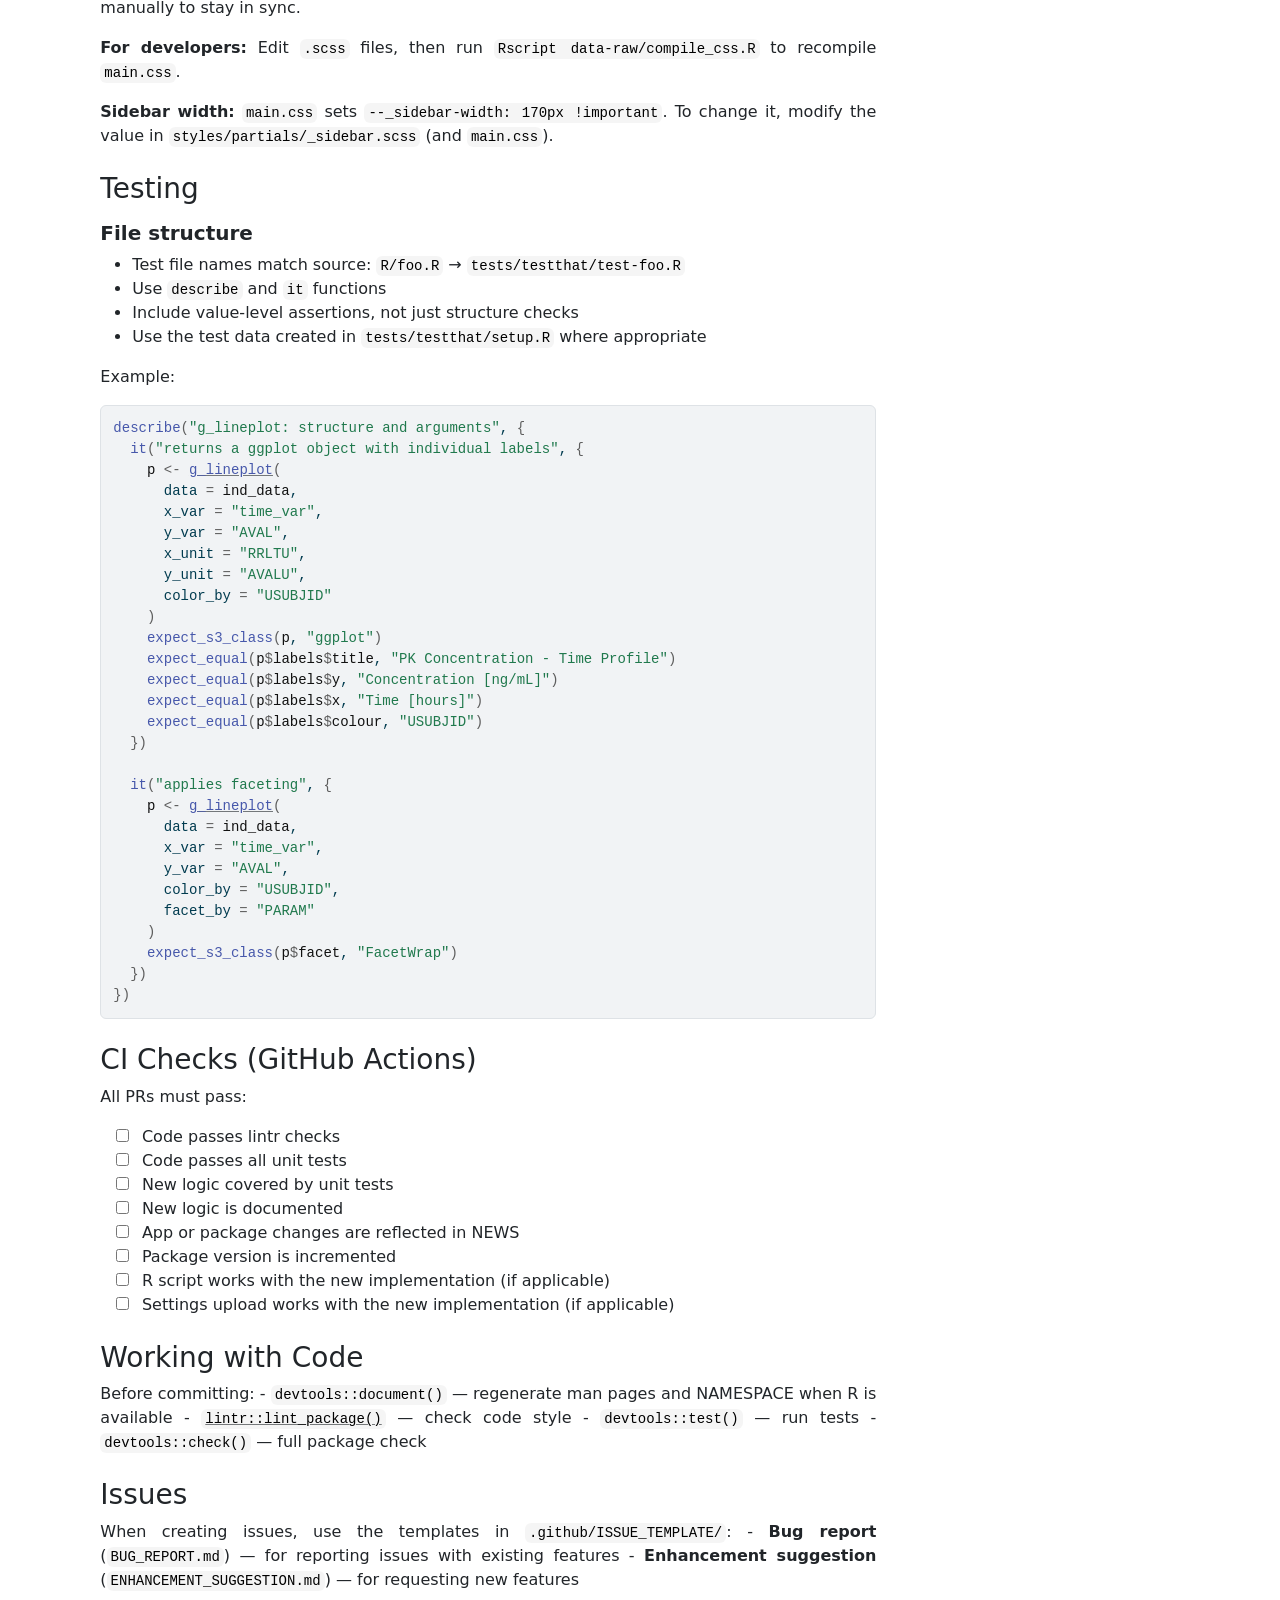
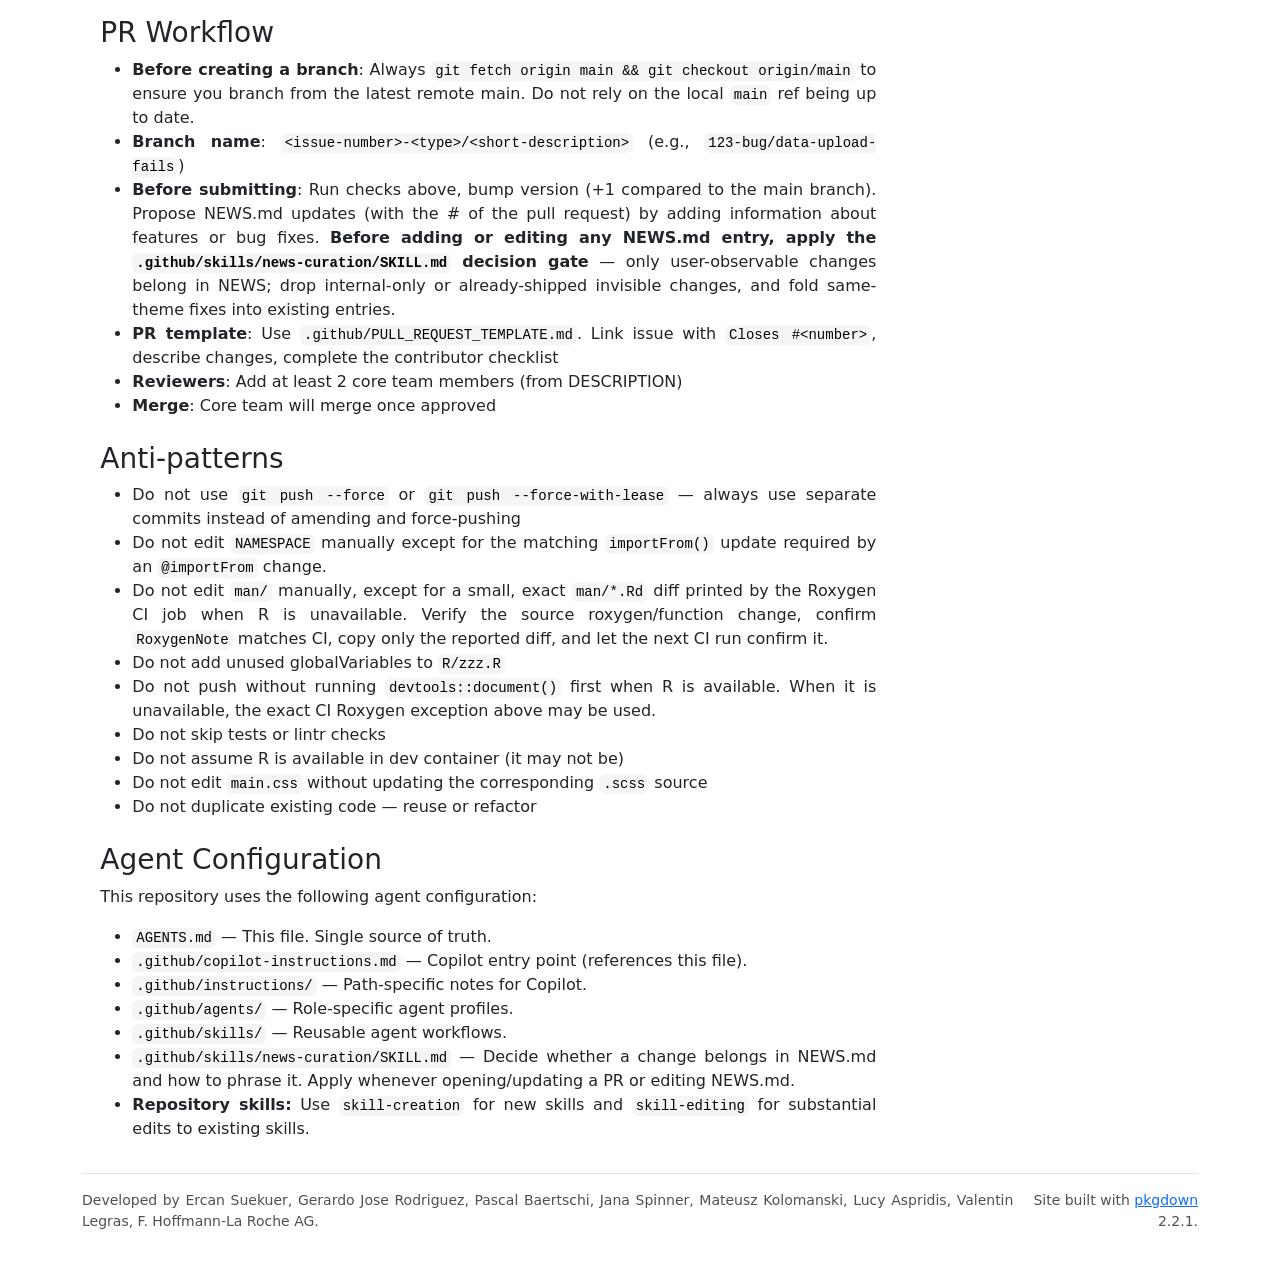
<file: AGENTS.html>
<!DOCTYPE html>
<!-- Generated by pkgdown: do not edit by hand --><html lang="en-US"><head><meta charset="UTF-8"><meta http-equiv="X-UA-Compatible" content="IE=edge"><meta name="viewport" content="width=device-width, initial-scale=1, shrink-to-fit=no"><title>aNCA Development Guidelines • aNCA</title><script src="lightswitch.js"></script><script src="deps/jquery-3.6.0/jquery-3.6.0.min.js"></script><meta name="viewport" content="width=device-width, initial-scale=1, shrink-to-fit=no"><link href="deps/bootstrap-5.3.8/bootstrap.min.css" rel="stylesheet"><script src="deps/bootstrap-5.3.8/bootstrap.bundle.min.js"></script><link href="deps/font-awesome-6.5.2/css/all.min.css" rel="stylesheet"><link href="deps/font-awesome-6.5.2/css/v4-shims.min.css" rel="stylesheet"><script src="deps/headroom-0.11.0/headroom.min.js"></script><script src="deps/headroom-0.11.0/jQuery.headroom.min.js"></script><script src="deps/bootstrap-toc-1.0.1/bootstrap-toc.min.js"></script><script src="deps/clipboard.js-2.0.11/clipboard.min.js"></script><script src="deps/search-1.0.0/autocomplete.jquery.min.js"></script><script src="deps/search-1.0.0/fuse.min.js"></script><script src="deps/search-1.0.0/mark.min.js"></script><!-- pkgdown --><script src="pkgdown.js"></script><link href="extra.css" rel="stylesheet"><meta property="og:title" content="aNCA Development Guidelines"></head><body>
    <a href="#main" class="visually-hidden-focusable">Skip to contents</a>


    <nav class="navbar navbar-expand-lg fixed-top " aria-label="Site navigation"><div class="container">

    <a class="navbar-brand me-2" href="index.html">aNCA</a>

    <small class="nav-text text-muted me-auto" data-bs-toggle="tooltip" data-bs-placement="bottom" title="">0.2.0</small>


    <button class="navbar-toggler" type="button" data-bs-toggle="collapse" data-bs-target="#navbar" aria-controls="navbar" aria-expanded="false" aria-label="Toggle navigation">
      <span class="navbar-toggler-icon"></span>
    </button>

    <div id="navbar" class="collapse navbar-collapse ms-3">
      <ul class="navbar-nav me-auto"><li class="nav-item"><a class="nav-link" href="articles/aNCA.html">Get Started</a></li>
<li class="nav-item dropdown">
  <button class="nav-link dropdown-toggle" type="button" id="dropdown-user-resources" data-bs-toggle="dropdown" aria-expanded="false" aria-haspopup="true"><span class="fa fa-book"></span> User Resources</button>
  <ul class="dropdown-menu" aria-labelledby="dropdown-user-resources"><li><a class="dropdown-item" href="articles/manual.html">Manual</a></li>
    <li><a class="dropdown-item" href="articles/example_r_script.html">R Script Walkthrough</a></li>
    <li><a class="dropdown-item" href="articles/ratio-calculations.html">Ratio Calculations</a></li>
    <li><a class="dropdown-item" href="articles/background.html">NCA Concepts</a></li>
    <li><a class="dropdown-item" href="articles/FAQs.html">FAQs</a></li>
  </ul></li>
<li class="nav-item dropdown">
  <button class="nav-link dropdown-toggle" type="button" id="dropdown-developer-resources" data-bs-toggle="dropdown" aria-expanded="false" aria-haspopup="true"><span class="fa fa-code"></span> Developer Resources</button>
  <ul class="dropdown-menu" aria-labelledby="dropdown-developer-resources"><li><a class="dropdown-item" href="articles/contributing.html">Contributing</a></li>
    <li><a class="dropdown-item" href="articles/adding_tlg.html">Adding TLGs</a></li>
    <li><a class="dropdown-item" href="articles/design.html">Design &amp; Architecture</a></li>
    <li><a class="dropdown-item" href="reference/index.html">Functions manual</a></li>
  </ul></li>
<li class="nav-item dropdown">
  <button class="nav-link dropdown-toggle" type="button" id="dropdown-project" data-bs-toggle="dropdown" aria-expanded="false" aria-haspopup="true"><span class="fa fa-info-circle"></span> Project</button>
  <ul class="dropdown-menu" aria-labelledby="dropdown-project"><li><a class="dropdown-item" href="articles/governance.html">Governance</a></li>
    <li><a class="dropdown-item" href="articles/roadmap.html">Roadmap</a></li>
    <li><a class="dropdown-item" href="articles/validations.html">Validation Plan</a></li>
    <li><a class="dropdown-item" href="news/index.html">News &amp; Releases</a></li>
  </ul></li>
      </ul><ul class="navbar-nav"><li class="nav-item"><form class="form-inline" role="search">
 <input class="form-control" type="search" name="search-input" id="search-input" autocomplete="off" aria-label="Search site" placeholder="Search for" data-search-index="search.json"></form></li>
<li class="nav-item"><a class="external-link nav-link" href="https://github.com/pharmaverse/aNCA/" aria-label="GitHub"><span class="fa fab fa-github fa-lg"></span></a></li>
<li class="nav-item dropdown">
  <button class="nav-link dropdown-toggle" type="button" id="dropdown-lightswitch" data-bs-toggle="dropdown" aria-expanded="false" aria-haspopup="true" aria-label="Light switch"><span class="fa fa-sun"></span></button>
  <ul class="dropdown-menu dropdown-menu-end" aria-labelledby="dropdown-lightswitch"><li><button class="dropdown-item" data-bs-theme-value="light"><span class="fa fa-sun"></span> Light</button></li>
    <li><button class="dropdown-item" data-bs-theme-value="dark"><span class="fa fa-moon"></span> Dark</button></li>
    <li><button class="dropdown-item" data-bs-theme-value="auto"><span class="fa fa-adjust"></span> Auto</button></li>
  </ul></li>
      </ul></div>


  </div>
</nav><div class="container template-title-body">
<div class="row">
  <main id="main" class="col-md-9"><div class="page-header">

      <h1>aNCA Development Guidelines</h1>
      <small class="dont-index">Source: <a href="https://github.com/pharmaverse/aNCA/blob/main/AGENTS.md" class="external-link"><code>AGENTS.md</code></a></small>
    </div>

<div id="anca-development-guidelines" class="section level1">

<p>This is the single source of truth for all AI coding agents (GitHub Copilot, Ona, etc.) working on the aNCA project. All other agent configuration files reference this document.</p>
<div class="section level2">
<h2 id="repository-structure">Repository Structure<a class="anchor" aria-label="anchor" href="#repository-structure"></a></h2>
<ul><li>
<code>R/</code> — Package R functions (exported)</li>
<li>
<code>inst/shiny/</code> — Shiny application code</li>
<li>
<code>inst/shiny/functions/</code> — Shared Shiny helper functions (app-only)</li>
<li>
<code>inst/shiny/www/styles/</code> — SCSS source files for styling</li>
<li>
<code>tests/testthat/</code> — Unit tests</li>
<li>
<code>man/</code> — Documentation (auto-generated; follow the Roxygen CI exception in Anti-patterns)</li>
<li>
<code>data/</code> — Package data</li>
<li>
<code>data-raw/</code> — Developer-time scripts (e.g., CSS compilation)</li>
</ul></div>
<div class="section level2">
<h2 id="code-principles">Code Principles<a class="anchor" aria-label="anchor" href="#code-principles"></a></h2>
<div class="section level3">
<h3 id="simplicity">Simplicity<a class="anchor" aria-label="anchor" href="#simplicity"></a></h3>
<ul><li>Avoid deep nesting and unnecessary abstraction.</li>
<li>Write the minimum code required to solve the issue.</li>
<li>If something can be refactored to be simpler, do it.</li>
</ul></div>
<div class="section level3">
<h3 id="reuse-existing-code">Reuse existing code<a class="anchor" aria-label="anchor" href="#reuse-existing-code"></a></h3>
<ul><li>Before writing new code, search the codebase for existing functions or patterns that already solve the problem.</li>
<li>Check all files in <code>R/</code> and <code>inst/shiny/functions/</code> for existing helpers — not just <code>utils.R</code> files.</li>
<li>Reuse or slightly refactor existing code rather than duplicating logic.</li>
<li>Only write new code when nothing in the repo can be modified or reused.</li>
<li>When a helper is used across multiple files, extract it into a dedicated utils file named by domain (e.g., <code>utils-slope_selector.R</code>, <code>utils-exclusions.R</code>).</li>
</ul></div>
</div>
<div class="section level2">
<h2 id="where-to-put-functions">Where to put functions<a class="anchor" aria-label="anchor" href="#where-to-put-functions"></a></h2>
<ul><li>
<strong><code>R/</code></strong> — Functions that can be used outside the Shiny app (package API, exported or internal).</li>
<li>
<strong><code>inst/shiny/functions/</code></strong> — Functions that are Shiny-specific and only used within the application.</li>
</ul><p>Helper functions live alongside the code they support in both directories. When a helper is shared across multiple files, extract it into a domain-specific utils file (e.g., <code>utils-slope_selector.R</code>, <code>utils-exclusions.R</code>).</p>
<p>Before writing new code, check all files in both <code>R/</code> and <code>inst/shiny/functions/</code> for existing helpers.</p>
</div>
<div class="section level2">
<h2 id="r-package-code-r">R Package Code (<code>R/</code>)<a class="anchor" aria-label="anchor" href="#r-package-code-r"></a></h2>
<div class="section level3">
<h3 id="key-constraints">Key constraints<a class="anchor" aria-label="anchor" href="#key-constraints"></a></h3>
<ul><li>No <code><a href="https://rdrr.io/r/base/library.html" class="external-link">library()</a></code> or <code><a href="https://rdrr.io/r/base/library.html" class="external-link">require()</a></code> in package code</li>
<li>All exported functions must have roxygen2 docs (<code>@param</code>, <code>@returns</code>, <code>@export</code>)</li>
<li>Run <code>devtools::document()</code> after modifying roxygen comments</li>
<li>Run <code>devtools::test()</code> before committing</li>
</ul></div>
<div class="section level3">
<h3 id="file-naming">File naming<a class="anchor" aria-label="anchor" href="#file-naming"></a></h3>
<ul><li>One main function per file: <code>R/my_function.R</code>
</li>
<li>Match file name to function: <code>positive_mean()</code> → <code>positive_mean.R</code>
</li>
<li>Utilities: <code>R/utils.R</code> for small helpers</li>
</ul></div>
<div class="section level3">
<h3 id="dependencies">Dependencies<a class="anchor" aria-label="anchor" href="#dependencies"></a></h3>
<ul><li>Check <code>DESCRIPTION</code> Imports/Suggests before using any package</li>
<li>Avoid adding new dependencies when possible — prefer reusing packages already in Imports</li>
<li>For new dependencies: <code>usethis::use_package("pkg")</code>
</li>
</ul></div>
<div class="section level3">
<h3 id="using-external-functions">Using external functions<a class="anchor" aria-label="anchor" href="#using-external-functions"></a></h3>
<ul><li>
<strong>Imports packages</strong> (listed in <code>DESCRIPTION</code> Imports): use <code>@importFrom pkg fun</code> in the function’s roxygen docstring and call <code>fun()</code> directly in code. Do not use <code>pkg::fun()</code> for Imports packages.</li>
<li>
<strong>Suggests packages</strong> (listed in <code>DESCRIPTION</code> Suggests): use <code>pkg::fun()</code> inline. Do not use <code>@importFrom</code> for Suggests packages.</li>
</ul><p>When adding or changing <code>@importFrom</code> tags, agents must also manually update <code>NAMESPACE</code> (add/remove the corresponding <code>importFrom()</code> directive) and verify the package is listed in <code>DESCRIPTION</code> Imports. Developers can run <code>devtools::document()</code> to do this automatically.</p>
</div>
<div class="section level3">
<h3 id="documentation-roxygen2">Documentation (roxygen2)<a class="anchor" aria-label="anchor" href="#documentation-roxygen2"></a></h3>
<div class="sourceCode" id="cb1"><pre class="downlit sourceCode r">
<code class="sourceCode R"><span><span class="co">#' Calculate mean of positive values</span></span>
<span><span class="co">#'</span></span>
<span><span class="co">#' @param x A numeric vector.</span></span>
<span><span class="co">#' @param na.rm Logical. Remove NA values? Default `TRUE`.</span></span>
<span><span class="co">#'</span></span>
<span><span class="co">#' @returns A single numeric value.</span></span>
<span><span class="co">#' @export</span></span>
<span><span class="co">#'</span></span>
<span><span class="co">#' @examples</span></span>
<span><span class="co">#' positive_mean(c(-1, 2, 3, NA))</span></span>
<span><span class="va">positive_mean</span> <span class="op">&lt;-</span> <span class="kw">function</span><span class="op">(</span><span class="va">x</span>, <span class="va">na.rm</span> <span class="op">=</span> <span class="cn">TRUE</span><span class="op">)</span> <span class="op">{</span></span>
<span>  <span class="va">x</span> <span class="op">&lt;-</span> <span class="va">x</span><span class="op">[</span><span class="va">x</span> <span class="op">&gt;</span> <span class="fl">0</span><span class="op">]</span></span>
<span>  <span class="fu"><a href="https://rdrr.io/r/base/mean.html" class="external-link">mean</a></span><span class="op">(</span><span class="va">x</span>, na.rm <span class="op">=</span> <span class="va">na.rm</span><span class="op">)</span></span>
<span><span class="op">}</span></span></code></pre></div>
</div>
<div class="section level3">
<h3 id="global-variables-rzzzr">Global variables (<code>R/zzz.R</code>)<a class="anchor" aria-label="anchor" href="#global-variables-rzzzr"></a></h3>
<p>Use for non-standard evaluation (NSE) column references:</p>
<div class="sourceCode" id="cb2"><pre class="downlit sourceCode r">
<code class="sourceCode R"><span><span class="fu">utils</span><span class="fu">::</span><span class="fu"><a href="https://rdrr.io/r/utils/globalVariables.html" class="external-link">globalVariables</a></span><span class="op">(</span><span class="fu"><a href="https://rdrr.io/r/base/c.html" class="external-link">c</a></span><span class="op">(</span><span class="st">"DOSEA"</span>, <span class="st">"TRT01A"</span>, <span class="st">"GROUP"</span><span class="op">)</span><span class="op">)</span></span></code></pre></div>
<ul><li>Only for code in <code>R/</code>, not in <code>inst/shiny/</code>
</li>
<li>Keep alphabetically sorted, no duplicates</li>
</ul></div>
</div>
<div class="section level2">
<h2 id="shiny-app-code-instshiny">Shiny App Code (<code>inst/shiny/</code>)<a class="anchor" aria-label="anchor" href="#shiny-app-code-instshiny"></a></h2>
<div class="section level3">
<h3 id="module-communication">Module communication<a class="anchor" aria-label="anchor" href="#module-communication"></a></h3>
<ul><li>
<code>session$userData$results</code> — computed results (CDISC datasets, NCA results)</li>
<li>
<code>session$userData$project_name()</code> — reactive, auto-populated from STUDYID</li>
<li>
<code>session$userData$slope_rules()</code> — reactive (non-nested)</li>
<li>Data flows: <code>data_upload_server</code> → <code>adnca_raw</code> → <code>tab_data_server</code> → <code>tab_nca_server</code>
</li>
</ul></div>
<div class="section level3">
<h3 id="export--zip-tab_ncazipr">Export / ZIP (<code>tab_nca/zip.R</code>)<a class="anchor" aria-label="anchor" href="#export--zip-tab_ncazipr"></a></h3>
<ul><li>
<code>TREE_LIST</code> defines export structure</li>
<li>
<code>input$res_tree</code> returns selected items as text names</li>
<li>Zip filename: <code>ProjectName.zip</code> or fallback <code>NCA_STUDYID.zip</code>
</li>
<li>Pre-Specs sheets auto-generated from CDISC data, filtered to exported variables</li>
</ul></div>
<div class="section level3">
<h3 id="exploration-plots">Exploration plots<a class="anchor" aria-label="anchor" href="#exploration-plots"></a></h3>
<ul><li>Default color_by priority: <code>DOSEA &gt; TRT01A &gt; GROUP &gt; ACTARM &gt; COHORT</code>
</li>
<li>Default facet_by priority: <code>TRT01A &gt; DOSEA &gt; GROUP &gt; ACTARM &gt; COHORT</code>
</li>
<li>Auto-mapping includes: <code>COHORT</code>, <code>PART</code>, <code>PERIOD</code>
</li>
</ul></div>
<div class="section level3">
<h3 id="css--scss-workflow">CSS / SCSS workflow<a class="anchor" aria-label="anchor" href="#css--scss-workflow"></a></h3>
<p>Styles are authored in SCSS partials under <code>inst/shiny/www/styles/</code> and compiled into <code>inst/shiny/www/main.css</code>.</p>
<ul><li>
<strong>Entry point:</strong> <code>styles/main.scss</code> imports all partials.</li>
<li>
<strong>Partials:</strong> <code>styles/partials/_base.scss</code>, <code>_sidebar.scss</code>, <code>_excretion.scss</code>, etc.</li>
<li>
<strong>Color variables:</strong> <code>styles/modules/_colors.scss</code>.</li>
</ul><p><strong>For agents:</strong> Edit the relevant <code>.scss</code> partial <strong>and</strong> apply the same change to <code>inst/shiny/www/main.css</code>. Agents cannot run the compile script, so both files must be updated manually to stay in sync.</p>
<p><strong>For developers:</strong> Edit <code>.scss</code> files, then run <code>Rscript data-raw/compile_css.R</code> to recompile <code>main.css</code>.</p>
<p><strong>Sidebar width:</strong> <code>main.css</code> sets <code>--_sidebar-width: 170px !important</code>. To change it, modify the value in <code>styles/partials/_sidebar.scss</code> (and <code>main.css</code>).</p>
</div>
</div>
<div class="section level2">
<h2 id="testing">Testing<a class="anchor" aria-label="anchor" href="#testing"></a></h2>
<div class="section level3">
<h3 id="file-structure">File structure<a class="anchor" aria-label="anchor" href="#file-structure"></a></h3>
<ul><li>Test file names match source: <code>R/foo.R</code> → <code>tests/testthat/test-foo.R</code>
</li>
<li>Use <code>describe</code> and <code>it</code> functions</li>
<li>Include value-level assertions, not just structure checks</li>
<li>Use the test data created in <code>tests/testthat/setup.R</code> where appropriate</li>
</ul><p>Example:</p>
<div class="sourceCode" id="cb3"><pre class="downlit sourceCode r">
<code class="sourceCode R"><span><span class="fu">describe</span><span class="op">(</span><span class="st">"g_lineplot: structure and arguments"</span>, <span class="op">{</span></span>
<span>  <span class="fu">it</span><span class="op">(</span><span class="st">"returns a ggplot object with individual labels"</span>, <span class="op">{</span></span>
<span>    <span class="va">p</span> <span class="op">&lt;-</span> <span class="fu"><a href="reference/g_lineplot.html">g_lineplot</a></span><span class="op">(</span></span>
<span>      data <span class="op">=</span> <span class="va">ind_data</span>,</span>
<span>      x_var <span class="op">=</span> <span class="st">"time_var"</span>,</span>
<span>      y_var <span class="op">=</span> <span class="st">"AVAL"</span>,</span>
<span>      x_unit <span class="op">=</span> <span class="st">"RRLTU"</span>,</span>
<span>      y_unit <span class="op">=</span> <span class="st">"AVALU"</span>,</span>
<span>      color_by <span class="op">=</span> <span class="st">"USUBJID"</span></span>
<span>    <span class="op">)</span></span>
<span>    <span class="fu">expect_s3_class</span><span class="op">(</span><span class="va">p</span>, <span class="st">"ggplot"</span><span class="op">)</span></span>
<span>    <span class="fu">expect_equal</span><span class="op">(</span><span class="va">p</span><span class="op">$</span><span class="va">labels</span><span class="op">$</span><span class="va">title</span>, <span class="st">"PK Concentration - Time Profile"</span><span class="op">)</span></span>
<span>    <span class="fu">expect_equal</span><span class="op">(</span><span class="va">p</span><span class="op">$</span><span class="va">labels</span><span class="op">$</span><span class="va">y</span>, <span class="st">"Concentration [ng/mL]"</span><span class="op">)</span></span>
<span>    <span class="fu">expect_equal</span><span class="op">(</span><span class="va">p</span><span class="op">$</span><span class="va">labels</span><span class="op">$</span><span class="va">x</span>, <span class="st">"Time [hours]"</span><span class="op">)</span></span>
<span>    <span class="fu">expect_equal</span><span class="op">(</span><span class="va">p</span><span class="op">$</span><span class="va">labels</span><span class="op">$</span><span class="va">colour</span>, <span class="st">"USUBJID"</span><span class="op">)</span></span>
<span>  <span class="op">}</span><span class="op">)</span></span>
<span></span>
<span>  <span class="fu">it</span><span class="op">(</span><span class="st">"applies faceting"</span>, <span class="op">{</span></span>
<span>    <span class="va">p</span> <span class="op">&lt;-</span> <span class="fu"><a href="reference/g_lineplot.html">g_lineplot</a></span><span class="op">(</span></span>
<span>      data <span class="op">=</span> <span class="va">ind_data</span>,</span>
<span>      x_var <span class="op">=</span> <span class="st">"time_var"</span>,</span>
<span>      y_var <span class="op">=</span> <span class="st">"AVAL"</span>,</span>
<span>      color_by <span class="op">=</span> <span class="st">"USUBJID"</span>,</span>
<span>      facet_by <span class="op">=</span> <span class="st">"PARAM"</span></span>
<span>    <span class="op">)</span></span>
<span>    <span class="fu">expect_s3_class</span><span class="op">(</span><span class="va">p</span><span class="op">$</span><span class="va">facet</span>, <span class="st">"FacetWrap"</span><span class="op">)</span></span>
<span>  <span class="op">}</span><span class="op">)</span></span>
<span><span class="op">}</span><span class="op">)</span></span></code></pre></div>
</div>
</div>
<div class="section level2">
<h2 id="ci-checks-github-actions">CI Checks (GitHub Actions)<a class="anchor" aria-label="anchor" href="#ci-checks-github-actions"></a></h2>
<p>All PRs must pass:</p>
<ul class="task-list"><li><label><input type="checkbox">Code passes lintr checks</label></li>
<li><label><input type="checkbox">Code passes all unit tests</label></li>
<li><label><input type="checkbox">New logic covered by unit tests</label></li>
<li><label><input type="checkbox">New logic is documented</label></li>
<li><label><input type="checkbox">App or package changes are reflected in NEWS</label></li>
<li><label><input type="checkbox">Package version is incremented</label></li>
<li><label><input type="checkbox">R script works with the new implementation (if applicable)</label></li>
<li><label><input type="checkbox">Settings upload works with the new implementation (if applicable)</label></li>
</ul></div>
<div class="section level2">
<h2 id="working-with-code">Working with Code<a class="anchor" aria-label="anchor" href="#working-with-code"></a></h2>
<p>Before committing: - <code>devtools::document()</code> — regenerate man pages and NAMESPACE when R is available - <code><a href="https://lintr.r-lib.org/reference/lint.html" class="external-link">lintr::lint_package()</a></code> — check code style - <code>devtools::test()</code> — run tests - <code>devtools::check()</code> — full package check</p>
</div>
<div class="section level2">
<h2 id="issues">Issues<a class="anchor" aria-label="anchor" href="#issues"></a></h2>
<p>When creating issues, use the templates in <code>.github/ISSUE_TEMPLATE/</code>: - <strong>Bug report</strong> (<code>BUG_REPORT.md</code>) — for reporting issues with existing features - <strong>Enhancement suggestion</strong> (<code>ENHANCEMENT_SUGGESTION.md</code>) — for requesting new features</p>
</div>
<div class="section level2">
<h2 id="pr-workflow">PR Workflow<a class="anchor" aria-label="anchor" href="#pr-workflow"></a></h2>
<ul><li>
<strong>Before creating a branch</strong>: Always <code>git fetch origin main &amp;&amp; git checkout origin/main</code> to ensure you branch from the latest remote main. Do not rely on the local <code>main</code> ref being up to date.</li>
<li>
<strong>Branch name</strong>: <code>&lt;issue-number&gt;-&lt;type&gt;/&lt;short-description&gt;</code> (e.g., <code>123-bug/data-upload-fails</code>)</li>
<li>
<strong>Before submitting</strong>: Run checks above, bump version (+1 compared to the main branch). Propose NEWS.md updates (with the # of the pull request) by adding information about features or bug fixes. <strong>Before adding or editing any NEWS.md entry, apply the <code>.github/skills/news-curation/SKILL.md</code> decision gate</strong> — only user-observable changes belong in NEWS; drop internal-only or already-shipped invisible changes, and fold same-theme fixes into existing entries.</li>
<li>
<strong>PR template</strong>: Use <code>.github/PULL_REQUEST_TEMPLATE.md</code>. Link issue with <code>Closes #&lt;number&gt;</code>, describe changes, complete the contributor checklist</li>
<li>
<strong>Reviewers</strong>: Add at least 2 core team members (from DESCRIPTION)</li>
<li>
<strong>Merge</strong>: Core team will merge once approved</li>
</ul></div>
<div class="section level2">
<h2 id="anti-patterns">Anti-patterns<a class="anchor" aria-label="anchor" href="#anti-patterns"></a></h2>
<ul><li>Do not use <code>git push --force</code> or <code>git push --force-with-lease</code> — always use separate commits instead of amending and force-pushing</li>
<li>Do not edit <code>NAMESPACE</code> manually except for the matching <code>importFrom()</code> update required by an <code>@importFrom</code> change.</li>
<li>Do not edit <code>man/</code> manually, except for a small, exact <code>man/*.Rd</code> diff printed by the Roxygen CI job when R is unavailable. Verify the source roxygen/function change, confirm <code>RoxygenNote</code> matches CI, copy only the reported diff, and let the next CI run confirm it.</li>
<li>Do not add unused globalVariables to <code>R/zzz.R</code>
</li>
<li>Do not push without running <code>devtools::document()</code> first when R is available. When it is unavailable, the exact CI Roxygen exception above may be used.</li>
<li>Do not skip tests or lintr checks</li>
<li>Do not assume R is available in dev container (it may not be)</li>
<li>Do not edit <code>main.css</code> without updating the corresponding <code>.scss</code> source</li>
<li>Do not duplicate existing code — reuse or refactor</li>
</ul></div>
<div class="section level2">
<h2 id="agent-configuration">Agent Configuration<a class="anchor" aria-label="anchor" href="#agent-configuration"></a></h2>
<p>This repository uses the following agent configuration:</p>
<ul><li>
<code>AGENTS.md</code> — This file. Single source of truth.</li>
<li>
<code>.github/copilot-instructions.md</code> — Copilot entry point (references this file).</li>
<li>
<code>.github/instructions/</code> — Path-specific notes for Copilot.</li>
<li>
<code>.github/agents/</code> — Role-specific agent profiles.</li>
<li>
<code>.github/skills/</code> — Reusable agent workflows.</li>
<li>
<code>.github/skills/news-curation/SKILL.md</code> — Decide whether a change belongs in NEWS.md and how to phrase it. Apply whenever opening/updating a PR or editing NEWS.md.</li>
<li>
<strong>Repository skills:</strong> Use <code>skill-creation</code> for new skills and <code>skill-editing</code> for substantial edits to existing skills.</li>
</ul></div>
</div>

  </main><aside class="col-md-3"><nav id="toc" aria-label="Table of contents"><h2>On this page</h2>
    </nav></aside></div>


    <footer><div class="pkgdown-footer-left">
  <p>Developed by Ercan Suekuer, Gerardo Jose Rodriguez, Pascal Baertschi, Jana Spinner, Mateusz Kolomanski, Lucy Aspridis, Valentin Legras, F. Hoffmann-La Roche AG.</p>
</div>

<div class="pkgdown-footer-right">
  <p>Site built with <a href="https://pkgdown.r-lib.org/" class="external-link">pkgdown</a> 2.2.1.</p>
</div>

    </footer></div>





  </body></html>
</file>
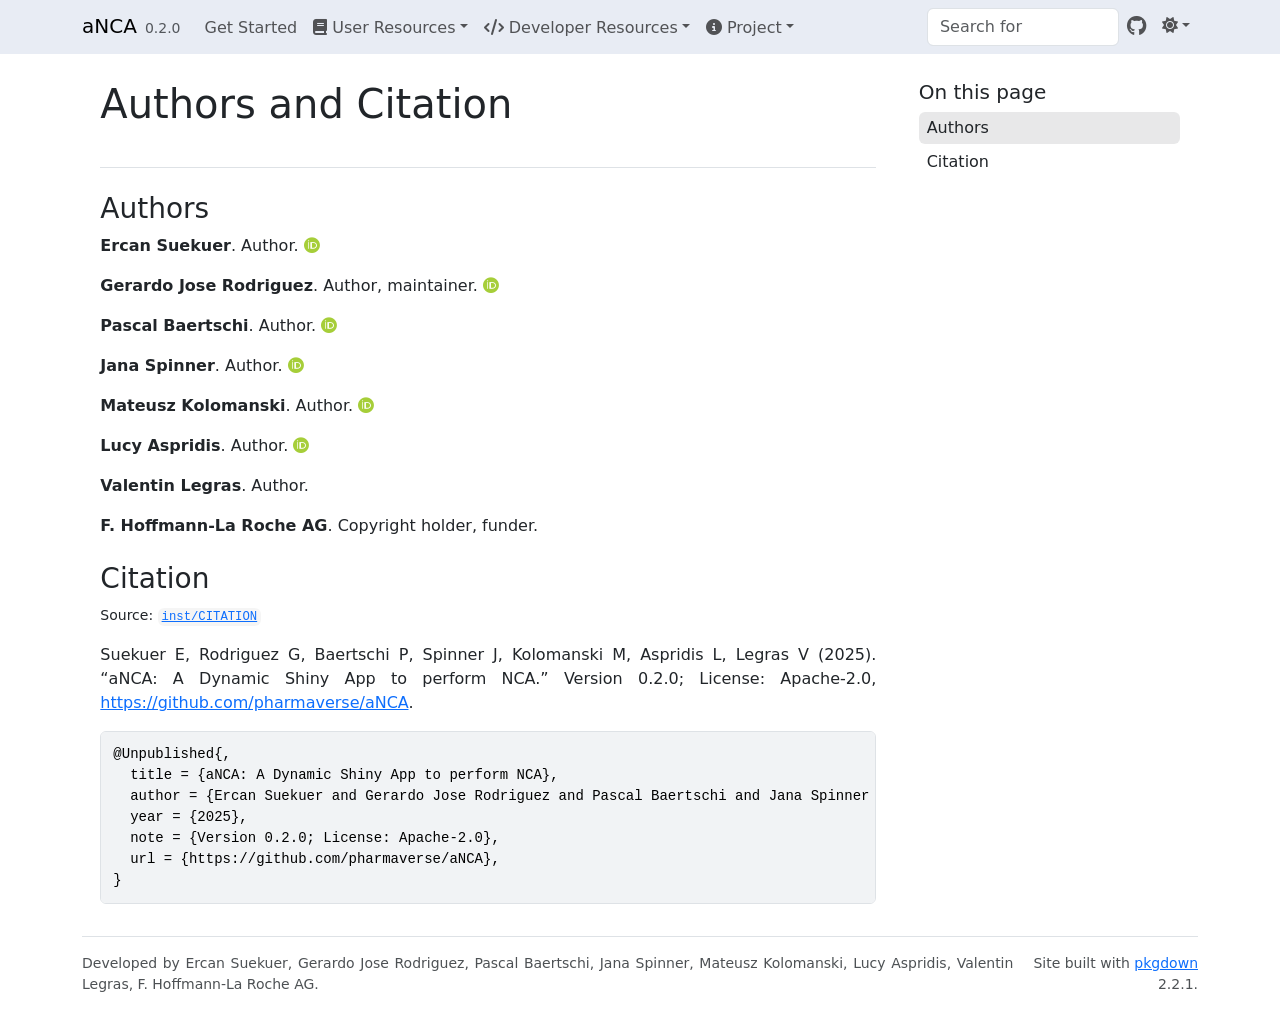
<file: authors.html>
<!DOCTYPE html>
<!-- Generated by pkgdown: do not edit by hand --><html lang="en-US"><head><meta charset="UTF-8"><meta http-equiv="X-UA-Compatible" content="IE=edge"><meta name="viewport" content="width=device-width, initial-scale=1, shrink-to-fit=no"><title>Authors and Citation • aNCA</title><script src="lightswitch.js"></script><script src="deps/jquery-3.6.0/jquery-3.6.0.min.js"></script><meta name="viewport" content="width=device-width, initial-scale=1, shrink-to-fit=no"><link href="deps/bootstrap-5.3.8/bootstrap.min.css" rel="stylesheet"><script src="deps/bootstrap-5.3.8/bootstrap.bundle.min.js"></script><link href="deps/font-awesome-6.5.2/css/all.min.css" rel="stylesheet"><link href="deps/font-awesome-6.5.2/css/v4-shims.min.css" rel="stylesheet"><script src="deps/headroom-0.11.0/headroom.min.js"></script><script src="deps/headroom-0.11.0/jQuery.headroom.min.js"></script><script src="deps/bootstrap-toc-1.0.1/bootstrap-toc.min.js"></script><script src="deps/clipboard.js-2.0.11/clipboard.min.js"></script><script src="deps/search-1.0.0/autocomplete.jquery.min.js"></script><script src="deps/search-1.0.0/fuse.min.js"></script><script src="deps/search-1.0.0/mark.min.js"></script><!-- pkgdown --><script src="pkgdown.js"></script><link href="extra.css" rel="stylesheet"><meta property="og:title" content="Authors and Citation"></head><body>
    <a href="#main" class="visually-hidden-focusable">Skip to contents</a>


    <nav class="navbar navbar-expand-lg fixed-top " aria-label="Site navigation"><div class="container">

    <a class="navbar-brand me-2" href="index.html">aNCA</a>

    <small class="nav-text text-muted me-auto" data-bs-toggle="tooltip" data-bs-placement="bottom" title="">0.2.0</small>


    <button class="navbar-toggler" type="button" data-bs-toggle="collapse" data-bs-target="#navbar" aria-controls="navbar" aria-expanded="false" aria-label="Toggle navigation">
      <span class="navbar-toggler-icon"></span>
    </button>

    <div id="navbar" class="collapse navbar-collapse ms-3">
      <ul class="navbar-nav me-auto"><li class="nav-item"><a class="nav-link" href="articles/aNCA.html">Get Started</a></li>
<li class="nav-item dropdown">
  <button class="nav-link dropdown-toggle" type="button" id="dropdown-user-resources" data-bs-toggle="dropdown" aria-expanded="false" aria-haspopup="true"><span class="fa fa-book"></span> User Resources</button>
  <ul class="dropdown-menu" aria-labelledby="dropdown-user-resources"><li><a class="dropdown-item" href="articles/manual.html">Manual</a></li>
    <li><a class="dropdown-item" href="articles/example_r_script.html">R Script Walkthrough</a></li>
    <li><a class="dropdown-item" href="articles/ratio-calculations.html">Ratio Calculations</a></li>
    <li><a class="dropdown-item" href="articles/background.html">NCA Concepts</a></li>
    <li><a class="dropdown-item" href="articles/FAQs.html">FAQs</a></li>
  </ul></li>
<li class="nav-item dropdown">
  <button class="nav-link dropdown-toggle" type="button" id="dropdown-developer-resources" data-bs-toggle="dropdown" aria-expanded="false" aria-haspopup="true"><span class="fa fa-code"></span> Developer Resources</button>
  <ul class="dropdown-menu" aria-labelledby="dropdown-developer-resources"><li><a class="dropdown-item" href="articles/contributing.html">Contributing</a></li>
    <li><a class="dropdown-item" href="articles/adding_tlg.html">Adding TLGs</a></li>
    <li><a class="dropdown-item" href="articles/design.html">Design &amp; Architecture</a></li>
    <li><a class="dropdown-item" href="reference/index.html">Functions manual</a></li>
  </ul></li>
<li class="nav-item dropdown">
  <button class="nav-link dropdown-toggle" type="button" id="dropdown-project" data-bs-toggle="dropdown" aria-expanded="false" aria-haspopup="true"><span class="fa fa-info-circle"></span> Project</button>
  <ul class="dropdown-menu" aria-labelledby="dropdown-project"><li><a class="dropdown-item" href="articles/governance.html">Governance</a></li>
    <li><a class="dropdown-item" href="articles/roadmap.html">Roadmap</a></li>
    <li><a class="dropdown-item" href="articles/validations.html">Validation Plan</a></li>
    <li><a class="dropdown-item" href="news/index.html">News &amp; Releases</a></li>
  </ul></li>
      </ul><ul class="navbar-nav"><li class="nav-item"><form class="form-inline" role="search">
 <input class="form-control" type="search" name="search-input" id="search-input" autocomplete="off" aria-label="Search site" placeholder="Search for" data-search-index="search.json"></form></li>
<li class="nav-item"><a class="external-link nav-link" href="https://github.com/pharmaverse/aNCA/" aria-label="GitHub"><span class="fa fab fa-github fa-lg"></span></a></li>
<li class="nav-item dropdown">
  <button class="nav-link dropdown-toggle" type="button" id="dropdown-lightswitch" data-bs-toggle="dropdown" aria-expanded="false" aria-haspopup="true" aria-label="Light switch"><span class="fa fa-sun"></span></button>
  <ul class="dropdown-menu dropdown-menu-end" aria-labelledby="dropdown-lightswitch"><li><button class="dropdown-item" data-bs-theme-value="light"><span class="fa fa-sun"></span> Light</button></li>
    <li><button class="dropdown-item" data-bs-theme-value="dark"><span class="fa fa-moon"></span> Dark</button></li>
    <li><button class="dropdown-item" data-bs-theme-value="auto"><span class="fa fa-adjust"></span> Auto</button></li>
  </ul></li>
      </ul></div>


  </div>
</nav><div class="container template-citation-authors">
<div class="row">
  <main id="main" class="col-md-9"><div class="page-header">

      <h1>Authors and Citation</h1>
    </div>

    <div class="section level2">
      <h2>Authors</h2>

      <ul class="list-unstyled"><li>
          <p><strong>Ercan Suekuer</strong>. Author. <a href="https://orcid.org/0009-0001-1626-1526" target="orcid.widget" aria-label="ORCID" class="external-link"><span class="fab fa-orcid orcid" aria-hidden="true"></span></a>
          </p>
        </li>
        <li>
          <p><strong>Gerardo Jose Rodriguez</strong>. Author, maintainer. <a href="https://orcid.org/0000-0003-1413-0060" target="orcid.widget" aria-label="ORCID" class="external-link"><span class="fab fa-orcid orcid" aria-hidden="true"></span></a>
          </p>
        </li>
        <li>
          <p><strong>Pascal Baertschi</strong>. Author. <a href="https://orcid.org/0000-0002-6533-0399" target="orcid.widget" aria-label="ORCID" class="external-link"><span class="fab fa-orcid orcid" aria-hidden="true"></span></a>
          </p>
        </li>
        <li>
          <p><strong>Jana Spinner</strong>. Author. <a href="https://orcid.org/0009-0009-2197-9530" target="orcid.widget" aria-label="ORCID" class="external-link"><span class="fab fa-orcid orcid" aria-hidden="true"></span></a>
          </p>
        </li>
        <li>
          <p><strong>Mateusz Kolomanski</strong>. Author. <a href="https://orcid.org/0000-0001-7424-3919" target="orcid.widget" aria-label="ORCID" class="external-link"><span class="fab fa-orcid orcid" aria-hidden="true"></span></a>
          </p>
        </li>
        <li>
          <p><strong>Lucy Aspridis</strong>. Author. <a href="https://orcid.org/0009-0003-1300-3622" target="orcid.widget" aria-label="ORCID" class="external-link"><span class="fab fa-orcid orcid" aria-hidden="true"></span></a>
          </p>
        </li>
        <li>
          <p><strong>Valentin Legras</strong>. Author.
          </p>
        </li>
        <li>
          <p><strong>F. Hoffmann-La Roche AG</strong>. Copyright holder, funder.
          </p>
        </li>
      </ul></div>

    <div class="section level2">
      <h2 id="citation">Citation</h2>
      <p><small class="dont-index">Source: <a href="https://github.com/pharmaverse/aNCA/blob/main/inst/CITATION" class="external-link"><code>inst/CITATION</code></a></small></p>

      <p>Suekuer E, Rodriguez G, Baertschi P, Spinner J, Kolomanski M, Aspridis L, Legras V (2025).
“aNCA: A Dynamic Shiny App to perform NCA.”
Version 0.2.0; License: Apache-2.0, <a href="https://github.com/pharmaverse/aNCA" class="external-link">https://github.com/pharmaverse/aNCA</a>.
</p>
      <pre>@Unpublished{,
  title = {aNCA: A Dynamic Shiny App to perform NCA},
  author = {Ercan Suekuer and Gerardo Jose Rodriguez and Pascal Baertschi and Jana Spinner and Mateusz Kolomanski and Lucy Aspridis and Valentin Legras},
  year = {2025},
  note = {Version 0.2.0; License: Apache-2.0},
  url = {https://github.com/pharmaverse/aNCA},
}</pre>
    </div>

  </main><aside class="col-md-3"><nav id="toc" aria-label="Table of contents"><h2>On this page</h2>
    </nav></aside></div>


    <footer><div class="pkgdown-footer-left">
  <p>Developed by Ercan Suekuer, Gerardo Jose Rodriguez, Pascal Baertschi, Jana Spinner, Mateusz Kolomanski, Lucy Aspridis, Valentin Legras, F. Hoffmann-La Roche AG.</p>
</div>

<div class="pkgdown-footer-right">
  <p>Site built with <a href="https://pkgdown.r-lib.org/" class="external-link">pkgdown</a> 2.2.1.</p>
</div>

    </footer></div>





  </body></html>
</file>
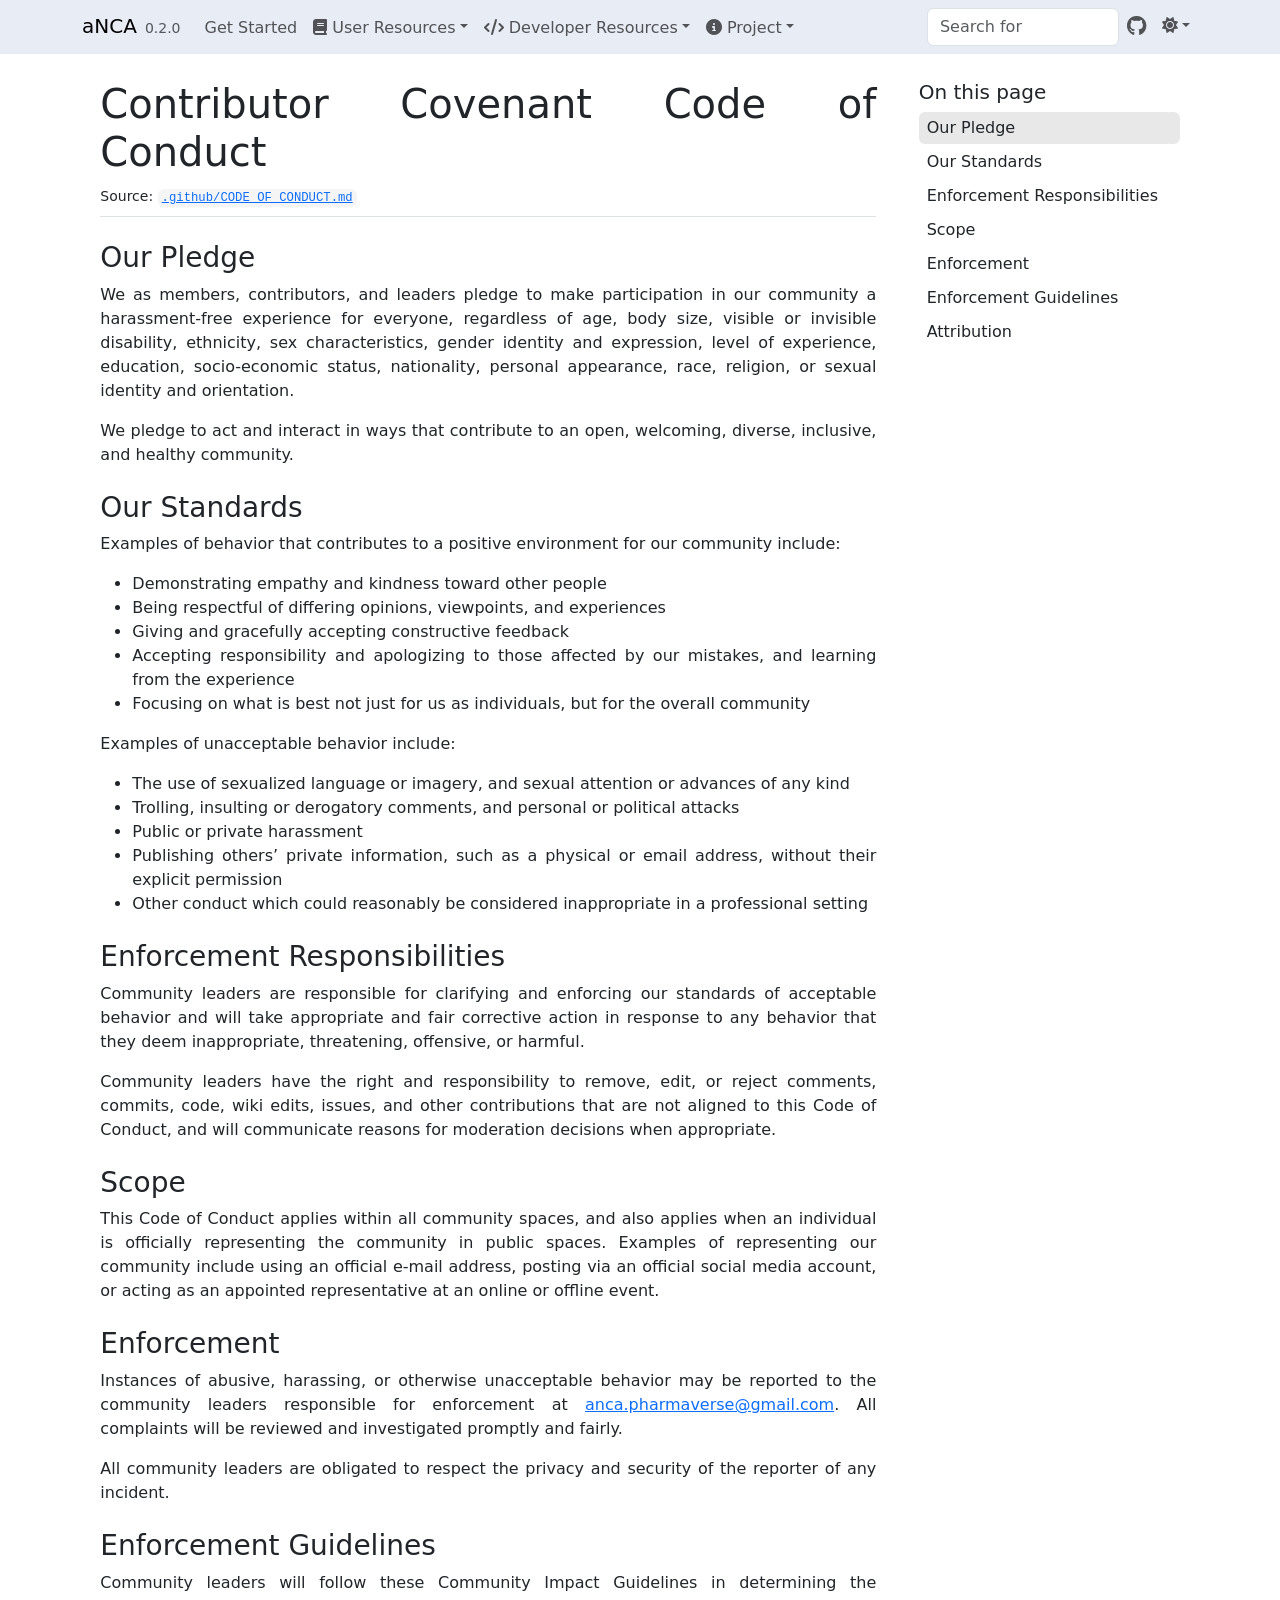
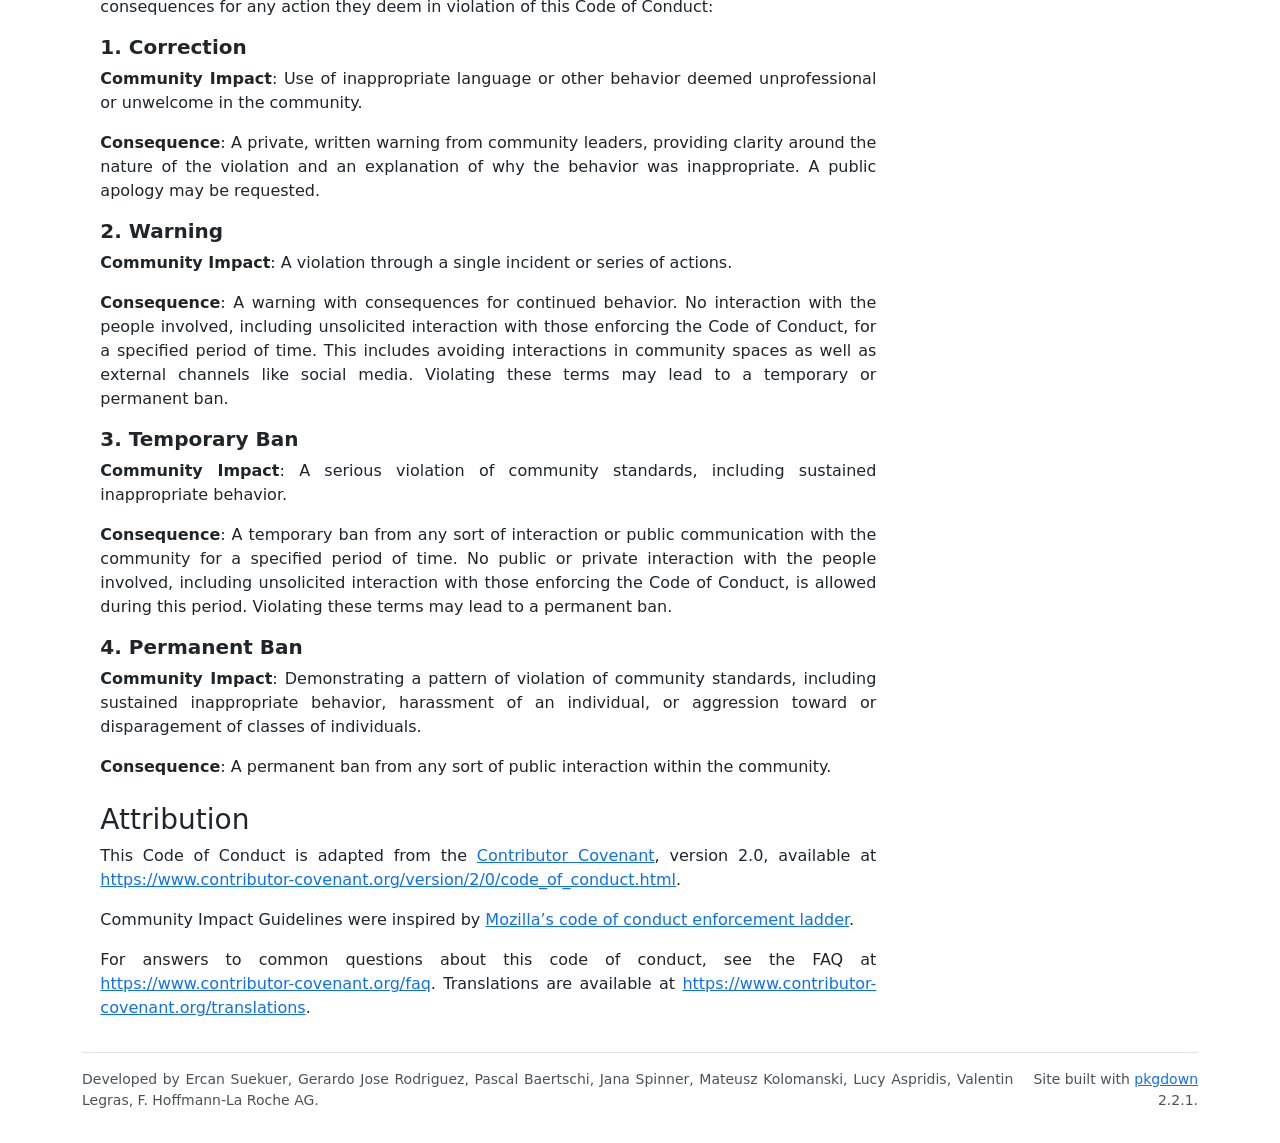
<file: CODE_OF_CONDUCT.html>
<!DOCTYPE html>
<!-- Generated by pkgdown: do not edit by hand --><html lang="en-US"><head><meta charset="UTF-8"><meta http-equiv="X-UA-Compatible" content="IE=edge"><meta name="viewport" content="width=device-width, initial-scale=1, shrink-to-fit=no"><title>Contributor Covenant Code of Conduct • aNCA</title><script src="lightswitch.js"></script><script src="deps/jquery-3.6.0/jquery-3.6.0.min.js"></script><meta name="viewport" content="width=device-width, initial-scale=1, shrink-to-fit=no"><link href="deps/bootstrap-5.3.8/bootstrap.min.css" rel="stylesheet"><script src="deps/bootstrap-5.3.8/bootstrap.bundle.min.js"></script><link href="deps/font-awesome-6.5.2/css/all.min.css" rel="stylesheet"><link href="deps/font-awesome-6.5.2/css/v4-shims.min.css" rel="stylesheet"><script src="deps/headroom-0.11.0/headroom.min.js"></script><script src="deps/headroom-0.11.0/jQuery.headroom.min.js"></script><script src="deps/bootstrap-toc-1.0.1/bootstrap-toc.min.js"></script><script src="deps/clipboard.js-2.0.11/clipboard.min.js"></script><script src="deps/search-1.0.0/autocomplete.jquery.min.js"></script><script src="deps/search-1.0.0/fuse.min.js"></script><script src="deps/search-1.0.0/mark.min.js"></script><!-- pkgdown --><script src="pkgdown.js"></script><link href="extra.css" rel="stylesheet"><meta property="og:title" content="Contributor Covenant Code of Conduct"></head><body>
    <a href="#main" class="visually-hidden-focusable">Skip to contents</a>


    <nav class="navbar navbar-expand-lg fixed-top " aria-label="Site navigation"><div class="container">

    <a class="navbar-brand me-2" href="index.html">aNCA</a>

    <small class="nav-text text-muted me-auto" data-bs-toggle="tooltip" data-bs-placement="bottom" title="">0.2.0</small>


    <button class="navbar-toggler" type="button" data-bs-toggle="collapse" data-bs-target="#navbar" aria-controls="navbar" aria-expanded="false" aria-label="Toggle navigation">
      <span class="navbar-toggler-icon"></span>
    </button>

    <div id="navbar" class="collapse navbar-collapse ms-3">
      <ul class="navbar-nav me-auto"><li class="nav-item"><a class="nav-link" href="articles/aNCA.html">Get Started</a></li>
<li class="nav-item dropdown">
  <button class="nav-link dropdown-toggle" type="button" id="dropdown-user-resources" data-bs-toggle="dropdown" aria-expanded="false" aria-haspopup="true"><span class="fa fa-book"></span> User Resources</button>
  <ul class="dropdown-menu" aria-labelledby="dropdown-user-resources"><li><a class="dropdown-item" href="articles/manual.html">Manual</a></li>
    <li><a class="dropdown-item" href="articles/example_r_script.html">R Script Walkthrough</a></li>
    <li><a class="dropdown-item" href="articles/ratio-calculations.html">Ratio Calculations</a></li>
    <li><a class="dropdown-item" href="articles/background.html">NCA Concepts</a></li>
    <li><a class="dropdown-item" href="articles/FAQs.html">FAQs</a></li>
  </ul></li>
<li class="nav-item dropdown">
  <button class="nav-link dropdown-toggle" type="button" id="dropdown-developer-resources" data-bs-toggle="dropdown" aria-expanded="false" aria-haspopup="true"><span class="fa fa-code"></span> Developer Resources</button>
  <ul class="dropdown-menu" aria-labelledby="dropdown-developer-resources"><li><a class="dropdown-item" href="articles/contributing.html">Contributing</a></li>
    <li><a class="dropdown-item" href="articles/adding_tlg.html">Adding TLGs</a></li>
    <li><a class="dropdown-item" href="articles/design.html">Design &amp; Architecture</a></li>
    <li><a class="dropdown-item" href="reference/index.html">Functions manual</a></li>
  </ul></li>
<li class="nav-item dropdown">
  <button class="nav-link dropdown-toggle" type="button" id="dropdown-project" data-bs-toggle="dropdown" aria-expanded="false" aria-haspopup="true"><span class="fa fa-info-circle"></span> Project</button>
  <ul class="dropdown-menu" aria-labelledby="dropdown-project"><li><a class="dropdown-item" href="articles/governance.html">Governance</a></li>
    <li><a class="dropdown-item" href="articles/roadmap.html">Roadmap</a></li>
    <li><a class="dropdown-item" href="articles/validations.html">Validation Plan</a></li>
    <li><a class="dropdown-item" href="news/index.html">News &amp; Releases</a></li>
  </ul></li>
      </ul><ul class="navbar-nav"><li class="nav-item"><form class="form-inline" role="search">
 <input class="form-control" type="search" name="search-input" id="search-input" autocomplete="off" aria-label="Search site" placeholder="Search for" data-search-index="search.json"></form></li>
<li class="nav-item"><a class="external-link nav-link" href="https://github.com/pharmaverse/aNCA/" aria-label="GitHub"><span class="fa fab fa-github fa-lg"></span></a></li>
<li class="nav-item dropdown">
  <button class="nav-link dropdown-toggle" type="button" id="dropdown-lightswitch" data-bs-toggle="dropdown" aria-expanded="false" aria-haspopup="true" aria-label="Light switch"><span class="fa fa-sun"></span></button>
  <ul class="dropdown-menu dropdown-menu-end" aria-labelledby="dropdown-lightswitch"><li><button class="dropdown-item" data-bs-theme-value="light"><span class="fa fa-sun"></span> Light</button></li>
    <li><button class="dropdown-item" data-bs-theme-value="dark"><span class="fa fa-moon"></span> Dark</button></li>
    <li><button class="dropdown-item" data-bs-theme-value="auto"><span class="fa fa-adjust"></span> Auto</button></li>
  </ul></li>
      </ul></div>


  </div>
</nav><div class="container template-title-body">
<div class="row">
  <main id="main" class="col-md-9"><div class="page-header">

      <h1>Contributor Covenant Code of Conduct</h1>
      <small class="dont-index">Source: <a href="https://github.com/pharmaverse/aNCA/blob/main/.github/CODE_OF_CONDUCT.md" class="external-link"><code>.github/CODE_OF_CONDUCT.md</code></a></small>
    </div>

<div id="contributor-covenant-code-of-conduct" class="section level1">

<div class="section level2">
<h2 id="our-pledge">Our Pledge<a class="anchor" aria-label="anchor" href="#our-pledge"></a></h2>
<p>We as members, contributors, and leaders pledge to make participation in our community a harassment-free experience for everyone, regardless of age, body size, visible or invisible disability, ethnicity, sex characteristics, gender identity and expression, level of experience, education, socio-economic status, nationality, personal appearance, race, religion, or sexual identity and orientation.</p>
<p>We pledge to act and interact in ways that contribute to an open, welcoming, diverse, inclusive, and healthy community.</p>
</div>
<div class="section level2">
<h2 id="our-standards">Our Standards<a class="anchor" aria-label="anchor" href="#our-standards"></a></h2>
<p>Examples of behavior that contributes to a positive environment for our community include:</p>
<ul><li>Demonstrating empathy and kindness toward other people</li>
<li>Being respectful of differing opinions, viewpoints, and experiences</li>
<li>Giving and gracefully accepting constructive feedback</li>
<li>Accepting responsibility and apologizing to those affected by our mistakes, and learning from the experience</li>
<li>Focusing on what is best not just for us as individuals, but for the overall community</li>
</ul><p>Examples of unacceptable behavior include:</p>
<ul><li>The use of sexualized language or imagery, and sexual attention or advances of any kind</li>
<li>Trolling, insulting or derogatory comments, and personal or political attacks</li>
<li>Public or private harassment</li>
<li>Publishing others’ private information, such as a physical or email address, without their explicit permission</li>
<li>Other conduct which could reasonably be considered inappropriate in a professional setting</li>
</ul></div>
<div class="section level2">
<h2 id="enforcement-responsibilities">Enforcement Responsibilities<a class="anchor" aria-label="anchor" href="#enforcement-responsibilities"></a></h2>
<p>Community leaders are responsible for clarifying and enforcing our standards of acceptable behavior and will take appropriate and fair corrective action in response to any behavior that they deem inappropriate, threatening, offensive, or harmful.</p>
<p>Community leaders have the right and responsibility to remove, edit, or reject comments, commits, code, wiki edits, issues, and other contributions that are not aligned to this Code of Conduct, and will communicate reasons for moderation decisions when appropriate.</p>
</div>
<div class="section level2">
<h2 id="scope">Scope<a class="anchor" aria-label="anchor" href="#scope"></a></h2>
<p>This Code of Conduct applies within all community spaces, and also applies when an individual is officially representing the community in public spaces. Examples of representing our community include using an official e-mail address, posting via an official social media account, or acting as an appointed representative at an online or offline event.</p>
</div>
<div class="section level2">
<h2 id="enforcement">Enforcement<a class="anchor" aria-label="anchor" href="#enforcement"></a></h2>
<p>Instances of abusive, harassing, or otherwise unacceptable behavior may be reported to the community leaders responsible for enforcement at <a href="mailto:anca.pharmaverse@gmail.com" class="email">anca.pharmaverse@gmail.com</a>. All complaints will be reviewed and investigated promptly and fairly.</p>
<p>All community leaders are obligated to respect the privacy and security of the reporter of any incident.</p>
</div>
<div class="section level2">
<h2 id="enforcement-guidelines">Enforcement Guidelines<a class="anchor" aria-label="anchor" href="#enforcement-guidelines"></a></h2>
<p>Community leaders will follow these Community Impact Guidelines in determining the consequences for any action they deem in violation of this Code of Conduct:</p>
<div class="section level3">
<h3 id="id_1-correction">1. Correction<a class="anchor" aria-label="anchor" href="#id_1-correction"></a></h3>
<p><strong>Community Impact</strong>: Use of inappropriate language or other behavior deemed unprofessional or unwelcome in the community.</p>
<p><strong>Consequence</strong>: A private, written warning from community leaders, providing clarity around the nature of the violation and an explanation of why the behavior was inappropriate. A public apology may be requested.</p>
</div>
<div class="section level3">
<h3 id="id_2-warning">2. Warning<a class="anchor" aria-label="anchor" href="#id_2-warning"></a></h3>
<p><strong>Community Impact</strong>: A violation through a single incident or series of actions.</p>
<p><strong>Consequence</strong>: A warning with consequences for continued behavior. No interaction with the people involved, including unsolicited interaction with those enforcing the Code of Conduct, for a specified period of time. This includes avoiding interactions in community spaces as well as external channels like social media. Violating these terms may lead to a temporary or permanent ban.</p>
</div>
<div class="section level3">
<h3 id="id_3-temporary-ban">3. Temporary Ban<a class="anchor" aria-label="anchor" href="#id_3-temporary-ban"></a></h3>
<p><strong>Community Impact</strong>: A serious violation of community standards, including sustained inappropriate behavior.</p>
<p><strong>Consequence</strong>: A temporary ban from any sort of interaction or public communication with the community for a specified period of time. No public or private interaction with the people involved, including unsolicited interaction with those enforcing the Code of Conduct, is allowed during this period. Violating these terms may lead to a permanent ban.</p>
</div>
<div class="section level3">
<h3 id="id_4-permanent-ban">4. Permanent Ban<a class="anchor" aria-label="anchor" href="#id_4-permanent-ban"></a></h3>
<p><strong>Community Impact</strong>: Demonstrating a pattern of violation of community standards, including sustained inappropriate behavior, harassment of an individual, or aggression toward or disparagement of classes of individuals.</p>
<p><strong>Consequence</strong>: A permanent ban from any sort of public interaction within the community.</p>
</div>
</div>
<div class="section level2">
<h2 id="attribution">Attribution<a class="anchor" aria-label="anchor" href="#attribution"></a></h2>
<p>This Code of Conduct is adapted from the <a href="https://www.contributor-covenant.org" class="external-link">Contributor Covenant</a>, version 2.0, available at <a href="https://www.contributor-covenant.org/version/2/0/code_of_conduct.html" class="external-link uri">https://www.contributor-covenant.org/version/2/0/code_of_conduct.html</a>.</p>
<p>Community Impact Guidelines were inspired by <a href="https://github.com/mozilla/diversity" class="external-link">Mozilla’s code of conduct enforcement ladder</a>.</p>
<p>For answers to common questions about this code of conduct, see the FAQ at <a href="https://www.contributor-covenant.org/faq" class="external-link uri">https://www.contributor-covenant.org/faq</a>. Translations are available at <a href="https://www.contributor-covenant.org/translations" class="external-link uri">https://www.contributor-covenant.org/translations</a>.</p>
</div>
</div>

  </main><aside class="col-md-3"><nav id="toc" aria-label="Table of contents"><h2>On this page</h2>
    </nav></aside></div>


    <footer><div class="pkgdown-footer-left">
  <p>Developed by Ercan Suekuer, Gerardo Jose Rodriguez, Pascal Baertschi, Jana Spinner, Mateusz Kolomanski, Lucy Aspridis, Valentin Legras, F. Hoffmann-La Roche AG.</p>
</div>

<div class="pkgdown-footer-right">
  <p>Site built with <a href="https://pkgdown.r-lib.org/" class="external-link">pkgdown</a> 2.2.1.</p>
</div>

    </footer></div>





  </body></html>
</file>
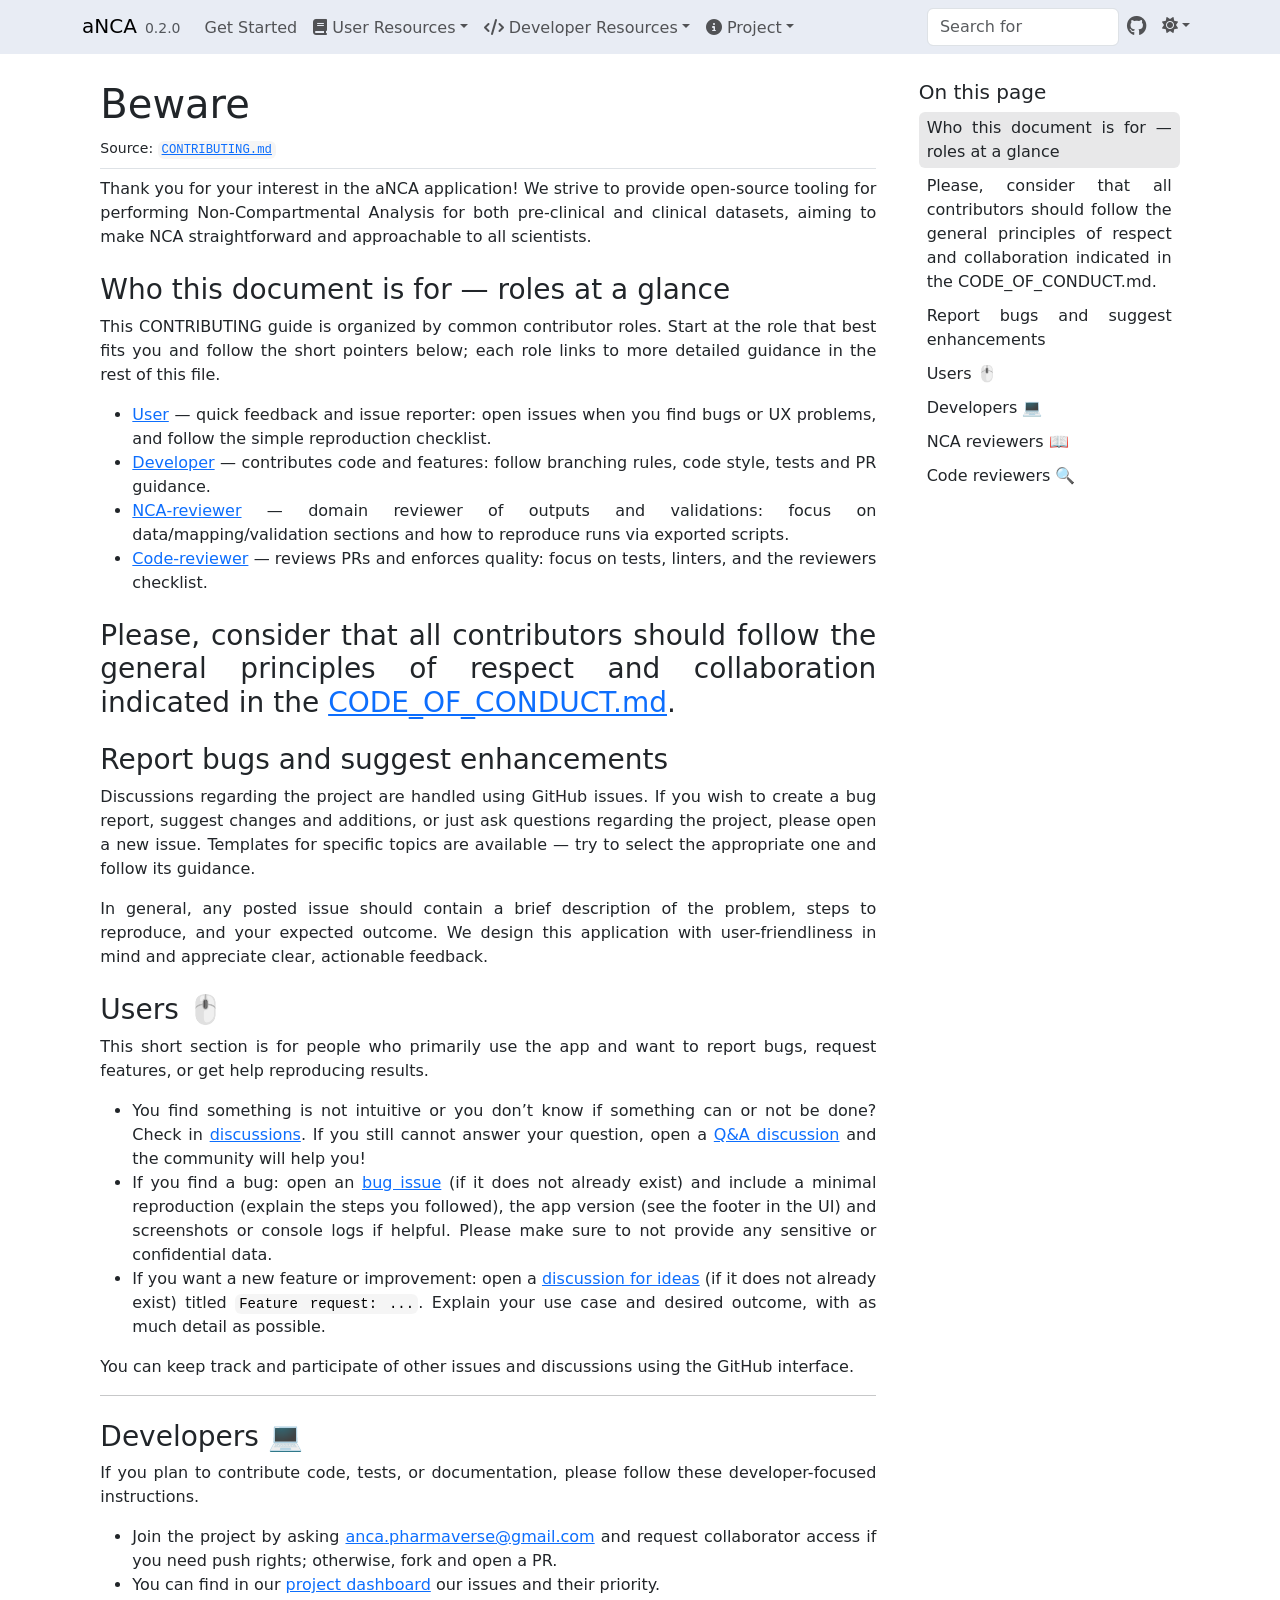
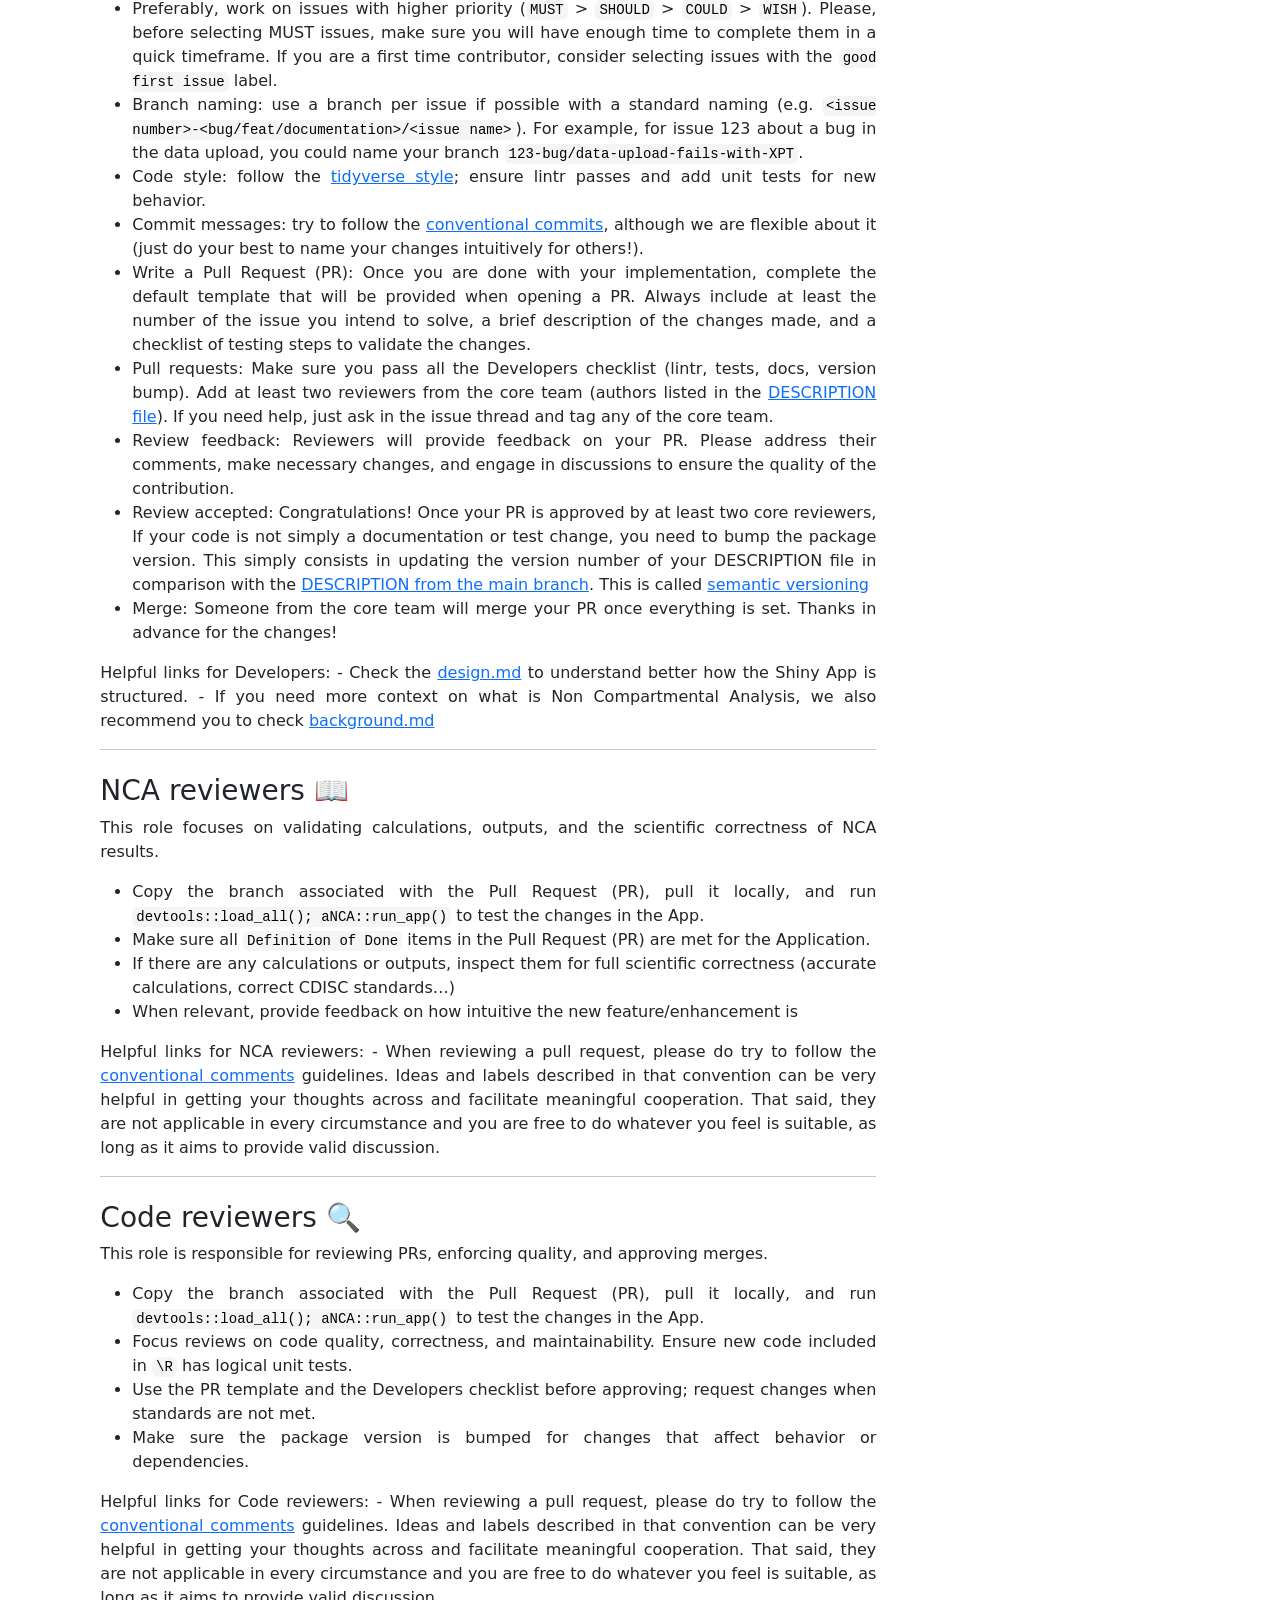
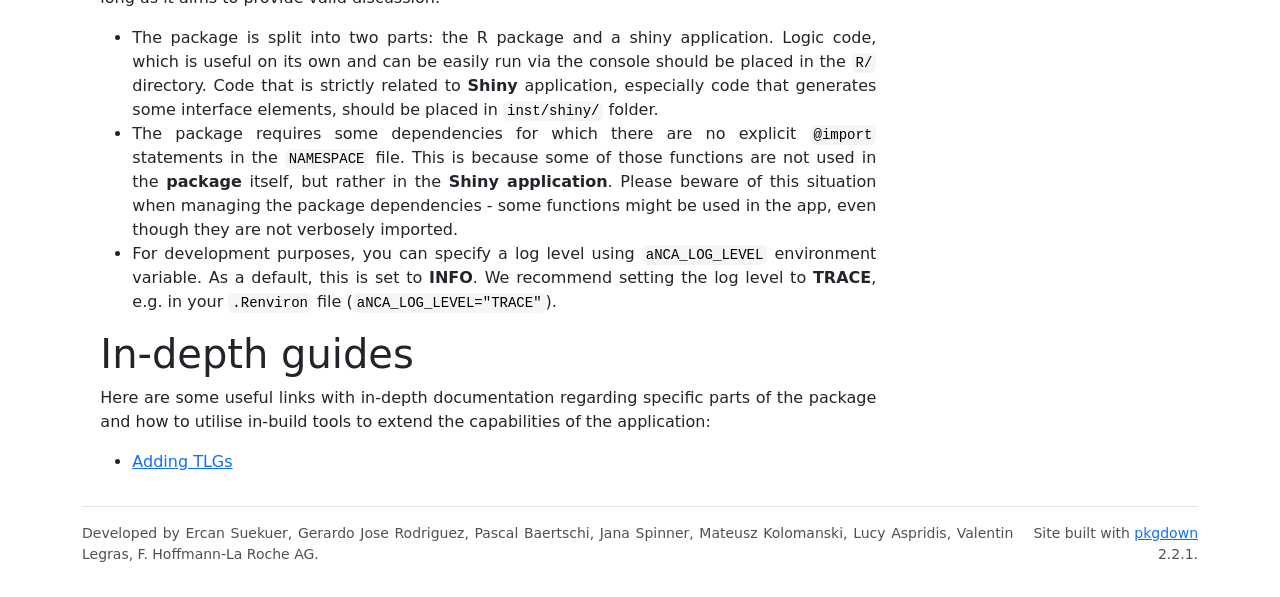
<file: CONTRIBUTING.html>
<!DOCTYPE html>
<!-- Generated by pkgdown: do not edit by hand --><html lang="en-US"><head><meta charset="UTF-8"><meta http-equiv="X-UA-Compatible" content="IE=edge"><meta name="viewport" content="width=device-width, initial-scale=1, shrink-to-fit=no"><title>Beware • aNCA</title><script src="lightswitch.js"></script><script src="deps/jquery-3.6.0/jquery-3.6.0.min.js"></script><meta name="viewport" content="width=device-width, initial-scale=1, shrink-to-fit=no"><link href="deps/bootstrap-5.3.8/bootstrap.min.css" rel="stylesheet"><script src="deps/bootstrap-5.3.8/bootstrap.bundle.min.js"></script><link href="deps/font-awesome-6.5.2/css/all.min.css" rel="stylesheet"><link href="deps/font-awesome-6.5.2/css/v4-shims.min.css" rel="stylesheet"><script src="deps/headroom-0.11.0/headroom.min.js"></script><script src="deps/headroom-0.11.0/jQuery.headroom.min.js"></script><script src="deps/bootstrap-toc-1.0.1/bootstrap-toc.min.js"></script><script src="deps/clipboard.js-2.0.11/clipboard.min.js"></script><script src="deps/search-1.0.0/autocomplete.jquery.min.js"></script><script src="deps/search-1.0.0/fuse.min.js"></script><script src="deps/search-1.0.0/mark.min.js"></script><!-- pkgdown --><script src="pkgdown.js"></script><link href="extra.css" rel="stylesheet"><meta property="og:title" content="Beware"></head><body>
    <a href="#main" class="visually-hidden-focusable">Skip to contents</a>


    <nav class="navbar navbar-expand-lg fixed-top " aria-label="Site navigation"><div class="container">

    <a class="navbar-brand me-2" href="index.html">aNCA</a>

    <small class="nav-text text-muted me-auto" data-bs-toggle="tooltip" data-bs-placement="bottom" title="">0.2.0</small>


    <button class="navbar-toggler" type="button" data-bs-toggle="collapse" data-bs-target="#navbar" aria-controls="navbar" aria-expanded="false" aria-label="Toggle navigation">
      <span class="navbar-toggler-icon"></span>
    </button>

    <div id="navbar" class="collapse navbar-collapse ms-3">
      <ul class="navbar-nav me-auto"><li class="nav-item"><a class="nav-link" href="articles/aNCA.html">Get Started</a></li>
<li class="nav-item dropdown">
  <button class="nav-link dropdown-toggle" type="button" id="dropdown-user-resources" data-bs-toggle="dropdown" aria-expanded="false" aria-haspopup="true"><span class="fa fa-book"></span> User Resources</button>
  <ul class="dropdown-menu" aria-labelledby="dropdown-user-resources"><li><a class="dropdown-item" href="articles/manual.html">Manual</a></li>
    <li><a class="dropdown-item" href="articles/example_r_script.html">R Script Walkthrough</a></li>
    <li><a class="dropdown-item" href="articles/ratio-calculations.html">Ratio Calculations</a></li>
    <li><a class="dropdown-item" href="articles/background.html">NCA Concepts</a></li>
    <li><a class="dropdown-item" href="articles/FAQs.html">FAQs</a></li>
  </ul></li>
<li class="nav-item dropdown">
  <button class="nav-link dropdown-toggle" type="button" id="dropdown-developer-resources" data-bs-toggle="dropdown" aria-expanded="false" aria-haspopup="true"><span class="fa fa-code"></span> Developer Resources</button>
  <ul class="dropdown-menu" aria-labelledby="dropdown-developer-resources"><li><a class="dropdown-item" href="articles/contributing.html">Contributing</a></li>
    <li><a class="dropdown-item" href="articles/adding_tlg.html">Adding TLGs</a></li>
    <li><a class="dropdown-item" href="articles/design.html">Design &amp; Architecture</a></li>
    <li><a class="dropdown-item" href="reference/index.html">Functions manual</a></li>
  </ul></li>
<li class="nav-item dropdown">
  <button class="nav-link dropdown-toggle" type="button" id="dropdown-project" data-bs-toggle="dropdown" aria-expanded="false" aria-haspopup="true"><span class="fa fa-info-circle"></span> Project</button>
  <ul class="dropdown-menu" aria-labelledby="dropdown-project"><li><a class="dropdown-item" href="articles/governance.html">Governance</a></li>
    <li><a class="dropdown-item" href="articles/roadmap.html">Roadmap</a></li>
    <li><a class="dropdown-item" href="articles/validations.html">Validation Plan</a></li>
    <li><a class="dropdown-item" href="news/index.html">News &amp; Releases</a></li>
  </ul></li>
      </ul><ul class="navbar-nav"><li class="nav-item"><form class="form-inline" role="search">
 <input class="form-control" type="search" name="search-input" id="search-input" autocomplete="off" aria-label="Search site" placeholder="Search for" data-search-index="search.json"></form></li>
<li class="nav-item"><a class="external-link nav-link" href="https://github.com/pharmaverse/aNCA/" aria-label="GitHub"><span class="fa fab fa-github fa-lg"></span></a></li>
<li class="nav-item dropdown">
  <button class="nav-link dropdown-toggle" type="button" id="dropdown-lightswitch" data-bs-toggle="dropdown" aria-expanded="false" aria-haspopup="true" aria-label="Light switch"><span class="fa fa-sun"></span></button>
  <ul class="dropdown-menu dropdown-menu-end" aria-labelledby="dropdown-lightswitch"><li><button class="dropdown-item" data-bs-theme-value="light"><span class="fa fa-sun"></span> Light</button></li>
    <li><button class="dropdown-item" data-bs-theme-value="dark"><span class="fa fa-moon"></span> Dark</button></li>
    <li><button class="dropdown-item" data-bs-theme-value="auto"><span class="fa fa-adjust"></span> Auto</button></li>
  </ul></li>
      </ul></div>


  </div>
</nav><div class="container template-title-body">
<div class="row">
  <main id="main" class="col-md-9"><div class="page-header">

      <h1>Beware</h1>
      <small class="dont-index">Source: <a href="https://github.com/pharmaverse/aNCA/blob/main/CONTRIBUTING.md" class="external-link"><code>CONTRIBUTING.md</code></a></small>
    </div>


<p>Thank you for your interest in the aNCA application! We strive to provide open-source tooling for performing Non-Compartmental Analysis for both pre-clinical and clinical datasets, aiming to make NCA straightforward and approachable to all scientists.</p>
<div class="section level2">
<h2 id="who-this-document-is-for--roles-at-a-glance">Who this document is for — roles at a glance<a class="anchor" aria-label="anchor" href="#who-this-document-is-for--roles-at-a-glance"></a></h2>
<p>This CONTRIBUTING guide is organized by common contributor roles. Start at the role that best fits you and follow the short pointers below; each role links to more detailed guidance in the rest of this file.</p>
<ul><li>
<a href="#users-computer_mouse">User</a> — quick feedback and issue reporter: open issues when you find bugs or UX problems, and follow the simple reproduction checklist.</li>
<li>
<a href="#developers-computer">Developer</a> — contributes code and features: follow branching rules, code style, tests and PR guidance.</li>
<li>
<a href="#nca-reviewers-book">NCA‑reviewer</a> — domain reviewer of outputs and validations: focus on data/mapping/validation sections and how to reproduce runs via exported scripts.</li>
<li>
<a href="#code-reviewers-mag">Code‑reviewer</a> — reviews PRs and enforces quality: focus on tests, linters, and the reviewers checklist.</li>
</ul></div>
<div class="section level2">
<h2 id="please-consider-that-all-contributors-should-follow-the-general-principles-of-respect-and-collaboration-indicated-in-the-code_of_conductmd">Please, consider that all contributors should follow the general principles of respect and collaboration indicated in the <a href="https://github.com/pharmaverse/aNCA/blob/main/.github/CODE_OF_CONDUCT.md" class="external-link">CODE_OF_CONDUCT.md</a>.<a class="anchor" aria-label="anchor" href="#please-consider-that-all-contributors-should-follow-the-general-principles-of-respect-and-collaboration-indicated-in-the-code_of_conductmd"></a></h2>
</div>
<div class="section level2">
<h2 id="report-bugs-and-suggest-enhancements">Report bugs and suggest enhancements<a class="anchor" aria-label="anchor" href="#report-bugs-and-suggest-enhancements"></a></h2>
<p>Discussions regarding the project are handled using GitHub issues. If you wish to create a bug report, suggest changes and additions, or just ask questions regarding the project, please open a new issue. Templates for specific topics are available — try to select the appropriate one and follow its guidance.</p>
<p>In general, any posted issue should contain a brief description of the problem, steps to reproduce, and your expected outcome. We design this application with user-friendliness in mind and appreciate clear, actionable feedback.</p>
</div>
<div class="section level2">
<h2 id="users-computer_mouse">Users <span class="emoji" data-emoji="computer_mouse">🖱️</span>
<a class="anchor" aria-label="anchor" href="#users-computer_mouse"></a></h2>
<p>This short section is for people who primarily use the app and want to report bugs, request features, or get help reproducing results.</p>
<ul><li>You find something is not intuitive or you don’t know if something can or not be done? Check in <a href="https://github.com/pharmaverse/aNCA/discussions" class="external-link">discussions</a>. If you still cannot answer your question, open a <a href="https://github.com/pharmaverse/aNCA/discussions/new?category=q-a" class="external-link">Q&amp;A discussion</a> and the community will help you!</li>
<li>If you find a bug: open an <a href="https://github.com/pharmaverse/aNCA/issues" class="external-link">bug issue</a> (if it does not already exist) and include a minimal reproduction (explain the steps you followed), the app version (see the footer in the UI) and screenshots or console logs if helpful. Please make sure to not provide any sensitive or confidential data.</li>
<li>If you want a new feature or improvement: open a <a href="https://github.com/pharmaverse/aNCA/discussions/new?category=ideas" class="external-link">discussion for ideas</a> (if it does not already exist) titled <code>Feature request: ...</code>. Explain your use case and desired outcome, with as much detail as possible.</li>
</ul><p>You can keep track and participate of other issues and discussions using the GitHub interface.</p>
<hr></div>
<div class="section level2">
<h2 id="developers-computer">Developers <span class="emoji" data-emoji="computer">💻</span>
<a class="anchor" aria-label="anchor" href="#developers-computer"></a></h2>
<p>If you plan to contribute code, tests, or documentation, please follow these developer-focused instructions.</p>
<ul><li>Join the project by asking <a href="mailto:anca.pharmaverse@gmail.com" class="email">anca.pharmaverse@gmail.com</a> and request collaborator access if you need push rights; otherwise, fork and open a PR.</li>
<li>You can find in our <a href="https://github.com/orgs/pharmaverse/projects/30" class="external-link">project dashboard</a> our issues and their priority.</li>
<li>Preferably, work on issues with higher priority (<code>MUST</code> &gt; <code>SHOULD</code> &gt; <code>COULD</code> &gt; <code>WISH</code>). Please, before selecting MUST issues, make sure you will have enough time to complete them in a quick timeframe. If you are a first time contributor, consider selecting issues with the <code>good first issue</code> label.</li>
<li>Branch naming: use a branch per issue if possible with a standard naming (e.g. <code>&lt;issue number&gt;-&lt;bug/feat/documentation&gt;/&lt;issue name&gt;</code>). For example, for issue 123 about a bug in the data upload, you could name your branch <code>123-bug/data-upload-fails-with-XPT</code>.</li>
<li>Code style: follow the <a href="https://style.tidyverse.org/files.html" class="external-link">tidyverse style</a>; ensure lintr passes and add unit tests for new behavior.</li>
<li>Commit messages: try to follow the <a href="https://www.conventionalcommits.org/en/v1.0.0/" class="external-link">conventional commits</a>, although we are flexible about it (just do your best to name your changes intuitively for others!).</li>
<li>Write a Pull Request (PR): Once you are done with your implementation, complete the default template that will be provided when opening a PR. Always include at least the number of the issue you intend to solve, a brief description of the changes made, and a checklist of testing steps to validate the changes.</li>
<li>Pull requests: Make sure you pass all the Developers checklist (lintr, tests, docs, version bump). Add at least two reviewers from the core team (authors listed in the <a href="https://github.com/pharmaverse/aNCA/blob/main/DESCRIPTION" class="external-link">DESCRIPTION file</a>). If you need help, just ask in the issue thread and tag any of the core team.</li>
<li>Review feedback: Reviewers will provide feedback on your PR. Please address their comments, make necessary changes, and engage in discussions to ensure the quality of the contribution.</li>
<li>Review accepted: Congratulations! Once your PR is approved by at least two core reviewers, If your code is not simply a documentation or test change, you need to bump the package version. This simply consists in updating the version number of your DESCRIPTION file in comparison with the <a href="./DESCRIPTION">DESCRIPTION from the main branch</a>. This is called <a href="https://semver.org/" class="external-link">semantic versioning</a>
</li>
<li>Merge: Someone from the core team will merge your PR once everything is set. Thanks in advance for the changes!</li>
</ul><p>Helpful links for Developers: - Check the <a href="https://pharmaverse.github.io/aNCA/articles/design.html">design.md</a> to understand better how the Shiny App is structured. - If you need more context on what is Non Compartmental Analysis, we also recommend you to check <a href="https://pharmaverse.github.io/aNCA/articles/background.html">background.md</a></p>
<hr></div>
<div class="section level2">
<h2 id="nca-reviewers-book">NCA reviewers <span class="emoji" data-emoji="book">📖</span>
<a class="anchor" aria-label="anchor" href="#nca-reviewers-book"></a></h2>
<p>This role focuses on validating calculations, outputs, and the scientific correctness of NCA results.</p>
<ul><li>Copy the branch associated with the Pull Request (PR), pull it locally, and run <code>devtools::load_all(); aNCA::run_app()</code> to test the changes in the App.</li>
<li>Make sure all <code>Definition of Done</code> items in the Pull Request (PR) are met for the Application.</li>
<li>If there are any calculations or outputs, inspect them for full scientific correctness (accurate calculations, correct CDISC standards…)</li>
<li>When relevant, provide feedback on how intuitive the new feature/enhancement is</li>
</ul><p>Helpful links for NCA reviewers: - When reviewing a pull request, please do try to follow the <a href="https://conventionalcomments.org/" class="external-link">conventional comments</a> guidelines. Ideas and labels described in that convention can be very helpful in getting your thoughts across and facilitate meaningful cooperation. That said, they are not applicable in every circumstance and you are free to do whatever you feel is suitable, as long as it aims to provide valid discussion.</p>
<hr></div>
<div class="section level2">
<h2 id="code-reviewers-mag">Code reviewers <span class="emoji" data-emoji="mag">🔍</span>
<a class="anchor" aria-label="anchor" href="#code-reviewers-mag"></a></h2>
<p>This role is responsible for reviewing PRs, enforcing quality, and approving merges.</p>
<ul><li>Copy the branch associated with the Pull Request (PR), pull it locally, and run <code>devtools::load_all(); aNCA::run_app()</code> to test the changes in the App.</li>
<li>Focus reviews on code quality, correctness, and maintainability. Ensure new code included in <code>\R</code> has logical unit tests.</li>
<li>Use the PR template and the Developers checklist before approving; request changes when standards are not met.</li>
<li>Make sure the package version is bumped for changes that affect behavior or dependencies.</li>
</ul><p>Helpful links for Code reviewers: - When reviewing a pull request, please do try to follow the <a href="https://conventionalcomments.org/" class="external-link">conventional comments</a> guidelines. Ideas and labels described in that convention can be very helpful in getting your thoughts across and facilitate meaningful cooperation. That said, they are not applicable in every circumstance and you are free to do whatever you feel is suitable, as long as it aims to provide valid discussion.</p>
</div>
<div id="beware" class="section level1">

<ul><li>The package is split into two parts: the R package and a shiny application. Logic code, which is useful on its own and can be easily run via the console should be placed in the <code>R/</code> directory. Code that is strictly related to <strong>Shiny</strong> application, especially code that generates some interface elements, should be placed in <code>inst/shiny/</code> folder.</li>
<li>The package requires some dependencies for which there are no explicit <code>@import</code> statements in the <code>NAMESPACE</code> file. This is because some of those functions are not used in the <strong>package</strong> itself, but rather in the <strong>Shiny application</strong>. Please beware of this situation when managing the package dependencies - some functions might be used in the app, even though they are not verbosely imported.</li>
<li>For development purposes, you can specify a log level using <code>aNCA_LOG_LEVEL</code> environment variable. As a default, this is set to <strong>INFO</strong>. We recommend setting the log level to <strong>TRACE</strong>, e.g. in your <code>.Renviron</code> file (<code>aNCA_LOG_LEVEL="TRACE"</code>).</li>
</ul></div>
<div class="section level1">
<h1 id="in-depth-guides">In-depth guides<a class="anchor" aria-label="anchor" href="#in-depth-guides"></a></h1>
<p>Here are some useful links with in-depth documentation regarding specific parts of the package and how to utilise in-build tools to extend the capabilities of the application:</p>
<ul><li><a href="https://pharmaverse.github.io/aNCA/articles/adding_tlg.html">Adding TLGs</a></li>
</ul></div>


  </main><aside class="col-md-3"><nav id="toc" aria-label="Table of contents"><h2>On this page</h2>
    </nav></aside></div>


    <footer><div class="pkgdown-footer-left">
  <p>Developed by Ercan Suekuer, Gerardo Jose Rodriguez, Pascal Baertschi, Jana Spinner, Mateusz Kolomanski, Lucy Aspridis, Valentin Legras, F. Hoffmann-La Roche AG.</p>
</div>

<div class="pkgdown-footer-right">
  <p>Site built with <a href="https://pkgdown.r-lib.org/" class="external-link">pkgdown</a> 2.2.1.</p>
</div>

    </footer></div>





  </body></html>
</file>
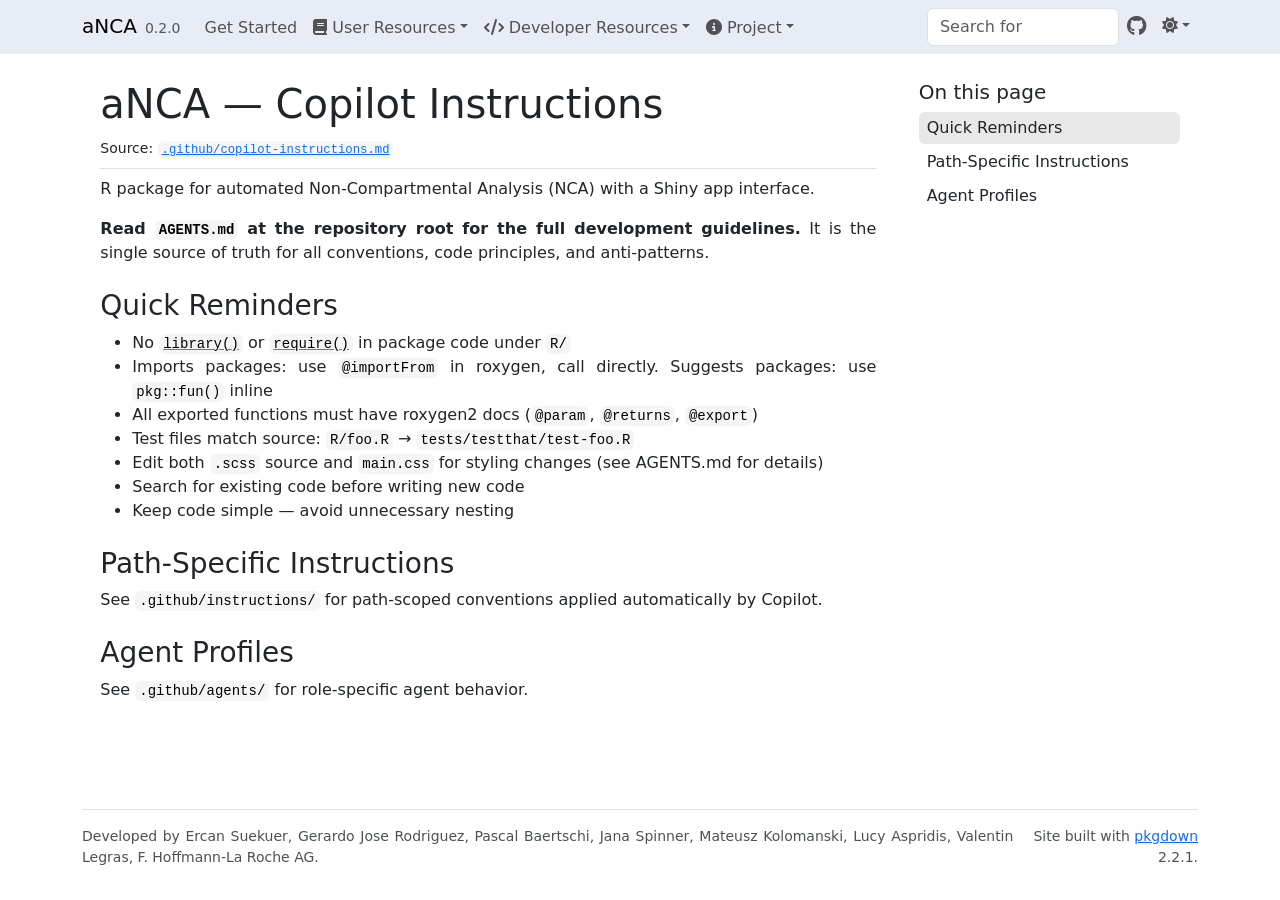
<file: copilot-instructions.html>
<!DOCTYPE html>
<!-- Generated by pkgdown: do not edit by hand --><html lang="en-US"><head><meta charset="UTF-8"><meta http-equiv="X-UA-Compatible" content="IE=edge"><meta name="viewport" content="width=device-width, initial-scale=1, shrink-to-fit=no"><title>aNCA — Copilot Instructions • aNCA</title><script src="lightswitch.js"></script><script src="deps/jquery-3.6.0/jquery-3.6.0.min.js"></script><meta name="viewport" content="width=device-width, initial-scale=1, shrink-to-fit=no"><link href="deps/bootstrap-5.3.8/bootstrap.min.css" rel="stylesheet"><script src="deps/bootstrap-5.3.8/bootstrap.bundle.min.js"></script><link href="deps/font-awesome-6.5.2/css/all.min.css" rel="stylesheet"><link href="deps/font-awesome-6.5.2/css/v4-shims.min.css" rel="stylesheet"><script src="deps/headroom-0.11.0/headroom.min.js"></script><script src="deps/headroom-0.11.0/jQuery.headroom.min.js"></script><script src="deps/bootstrap-toc-1.0.1/bootstrap-toc.min.js"></script><script src="deps/clipboard.js-2.0.11/clipboard.min.js"></script><script src="deps/search-1.0.0/autocomplete.jquery.min.js"></script><script src="deps/search-1.0.0/fuse.min.js"></script><script src="deps/search-1.0.0/mark.min.js"></script><!-- pkgdown --><script src="pkgdown.js"></script><link href="extra.css" rel="stylesheet"><meta property="og:title" content="aNCA — Copilot Instructions"></head><body>
    <a href="#main" class="visually-hidden-focusable">Skip to contents</a>


    <nav class="navbar navbar-expand-lg fixed-top " aria-label="Site navigation"><div class="container">

    <a class="navbar-brand me-2" href="index.html">aNCA</a>

    <small class="nav-text text-muted me-auto" data-bs-toggle="tooltip" data-bs-placement="bottom" title="">0.2.0</small>


    <button class="navbar-toggler" type="button" data-bs-toggle="collapse" data-bs-target="#navbar" aria-controls="navbar" aria-expanded="false" aria-label="Toggle navigation">
      <span class="navbar-toggler-icon"></span>
    </button>

    <div id="navbar" class="collapse navbar-collapse ms-3">
      <ul class="navbar-nav me-auto"><li class="nav-item"><a class="nav-link" href="articles/aNCA.html">Get Started</a></li>
<li class="nav-item dropdown">
  <button class="nav-link dropdown-toggle" type="button" id="dropdown-user-resources" data-bs-toggle="dropdown" aria-expanded="false" aria-haspopup="true"><span class="fa fa-book"></span> User Resources</button>
  <ul class="dropdown-menu" aria-labelledby="dropdown-user-resources"><li><a class="dropdown-item" href="articles/manual.html">Manual</a></li>
    <li><a class="dropdown-item" href="articles/example_r_script.html">R Script Walkthrough</a></li>
    <li><a class="dropdown-item" href="articles/ratio-calculations.html">Ratio Calculations</a></li>
    <li><a class="dropdown-item" href="articles/background.html">NCA Concepts</a></li>
    <li><a class="dropdown-item" href="articles/FAQs.html">FAQs</a></li>
  </ul></li>
<li class="nav-item dropdown">
  <button class="nav-link dropdown-toggle" type="button" id="dropdown-developer-resources" data-bs-toggle="dropdown" aria-expanded="false" aria-haspopup="true"><span class="fa fa-code"></span> Developer Resources</button>
  <ul class="dropdown-menu" aria-labelledby="dropdown-developer-resources"><li><a class="dropdown-item" href="articles/contributing.html">Contributing</a></li>
    <li><a class="dropdown-item" href="articles/adding_tlg.html">Adding TLGs</a></li>
    <li><a class="dropdown-item" href="articles/design.html">Design &amp; Architecture</a></li>
    <li><a class="dropdown-item" href="reference/index.html">Functions manual</a></li>
  </ul></li>
<li class="nav-item dropdown">
  <button class="nav-link dropdown-toggle" type="button" id="dropdown-project" data-bs-toggle="dropdown" aria-expanded="false" aria-haspopup="true"><span class="fa fa-info-circle"></span> Project</button>
  <ul class="dropdown-menu" aria-labelledby="dropdown-project"><li><a class="dropdown-item" href="articles/governance.html">Governance</a></li>
    <li><a class="dropdown-item" href="articles/roadmap.html">Roadmap</a></li>
    <li><a class="dropdown-item" href="articles/validations.html">Validation Plan</a></li>
    <li><a class="dropdown-item" href="news/index.html">News &amp; Releases</a></li>
  </ul></li>
      </ul><ul class="navbar-nav"><li class="nav-item"><form class="form-inline" role="search">
 <input class="form-control" type="search" name="search-input" id="search-input" autocomplete="off" aria-label="Search site" placeholder="Search for" data-search-index="search.json"></form></li>
<li class="nav-item"><a class="external-link nav-link" href="https://github.com/pharmaverse/aNCA/" aria-label="GitHub"><span class="fa fab fa-github fa-lg"></span></a></li>
<li class="nav-item dropdown">
  <button class="nav-link dropdown-toggle" type="button" id="dropdown-lightswitch" data-bs-toggle="dropdown" aria-expanded="false" aria-haspopup="true" aria-label="Light switch"><span class="fa fa-sun"></span></button>
  <ul class="dropdown-menu dropdown-menu-end" aria-labelledby="dropdown-lightswitch"><li><button class="dropdown-item" data-bs-theme-value="light"><span class="fa fa-sun"></span> Light</button></li>
    <li><button class="dropdown-item" data-bs-theme-value="dark"><span class="fa fa-moon"></span> Dark</button></li>
    <li><button class="dropdown-item" data-bs-theme-value="auto"><span class="fa fa-adjust"></span> Auto</button></li>
  </ul></li>
      </ul></div>


  </div>
</nav><div class="container template-title-body">
<div class="row">
  <main id="main" class="col-md-9"><div class="page-header">

      <h1>aNCA — Copilot Instructions</h1>
      <small class="dont-index">Source: <a href="https://github.com/pharmaverse/aNCA/blob/main/.github/copilot-instructions.md" class="external-link"><code>.github/copilot-instructions.md</code></a></small>
    </div>

<div id="anca--copilot-instructions" class="section level1">

<p>R package for automated Non-Compartmental Analysis (NCA) with a Shiny app interface.</p>
<p><strong>Read <code>AGENTS.md</code> at the repository root for the full development guidelines.</strong> It is the single source of truth for all conventions, code principles, and anti-patterns.</p>
<div class="section level2">
<h2 id="quick-reminders">Quick Reminders<a class="anchor" aria-label="anchor" href="#quick-reminders"></a></h2>
<ul><li>No <code><a href="https://rdrr.io/r/base/library.html" class="external-link">library()</a></code> or <code><a href="https://rdrr.io/r/base/library.html" class="external-link">require()</a></code> in package code under <code>R/</code>
</li>
<li>Imports packages: use <code>@importFrom</code> in roxygen, call directly. Suggests packages: use <code>pkg::fun()</code> inline</li>
<li>All exported functions must have roxygen2 docs (<code>@param</code>, <code>@returns</code>, <code>@export</code>)</li>
<li>Test files match source: <code>R/foo.R</code> → <code>tests/testthat/test-foo.R</code>
</li>
<li>Edit both <code>.scss</code> source and <code>main.css</code> for styling changes (see AGENTS.md for details)</li>
<li>Search for existing code before writing new code</li>
<li>Keep code simple — avoid unnecessary nesting</li>
</ul></div>
<div class="section level2">
<h2 id="path-specific-instructions">Path-Specific Instructions<a class="anchor" aria-label="anchor" href="#path-specific-instructions"></a></h2>
<p>See <code>.github/instructions/</code> for path-scoped conventions applied automatically by Copilot.</p>
</div>
<div class="section level2">
<h2 id="agent-profiles">Agent Profiles<a class="anchor" aria-label="anchor" href="#agent-profiles"></a></h2>
<p>See <code>.github/agents/</code> for role-specific agent behavior.</p>
</div>
</div>

  </main><aside class="col-md-3"><nav id="toc" aria-label="Table of contents"><h2>On this page</h2>
    </nav></aside></div>


    <footer><div class="pkgdown-footer-left">
  <p>Developed by Ercan Suekuer, Gerardo Jose Rodriguez, Pascal Baertschi, Jana Spinner, Mateusz Kolomanski, Lucy Aspridis, Valentin Legras, F. Hoffmann-La Roche AG.</p>
</div>

<div class="pkgdown-footer-right">
  <p>Site built with <a href="https://pkgdown.r-lib.org/" class="external-link">pkgdown</a> 2.2.1.</p>
</div>

    </footer></div>





  </body></html>
</file>
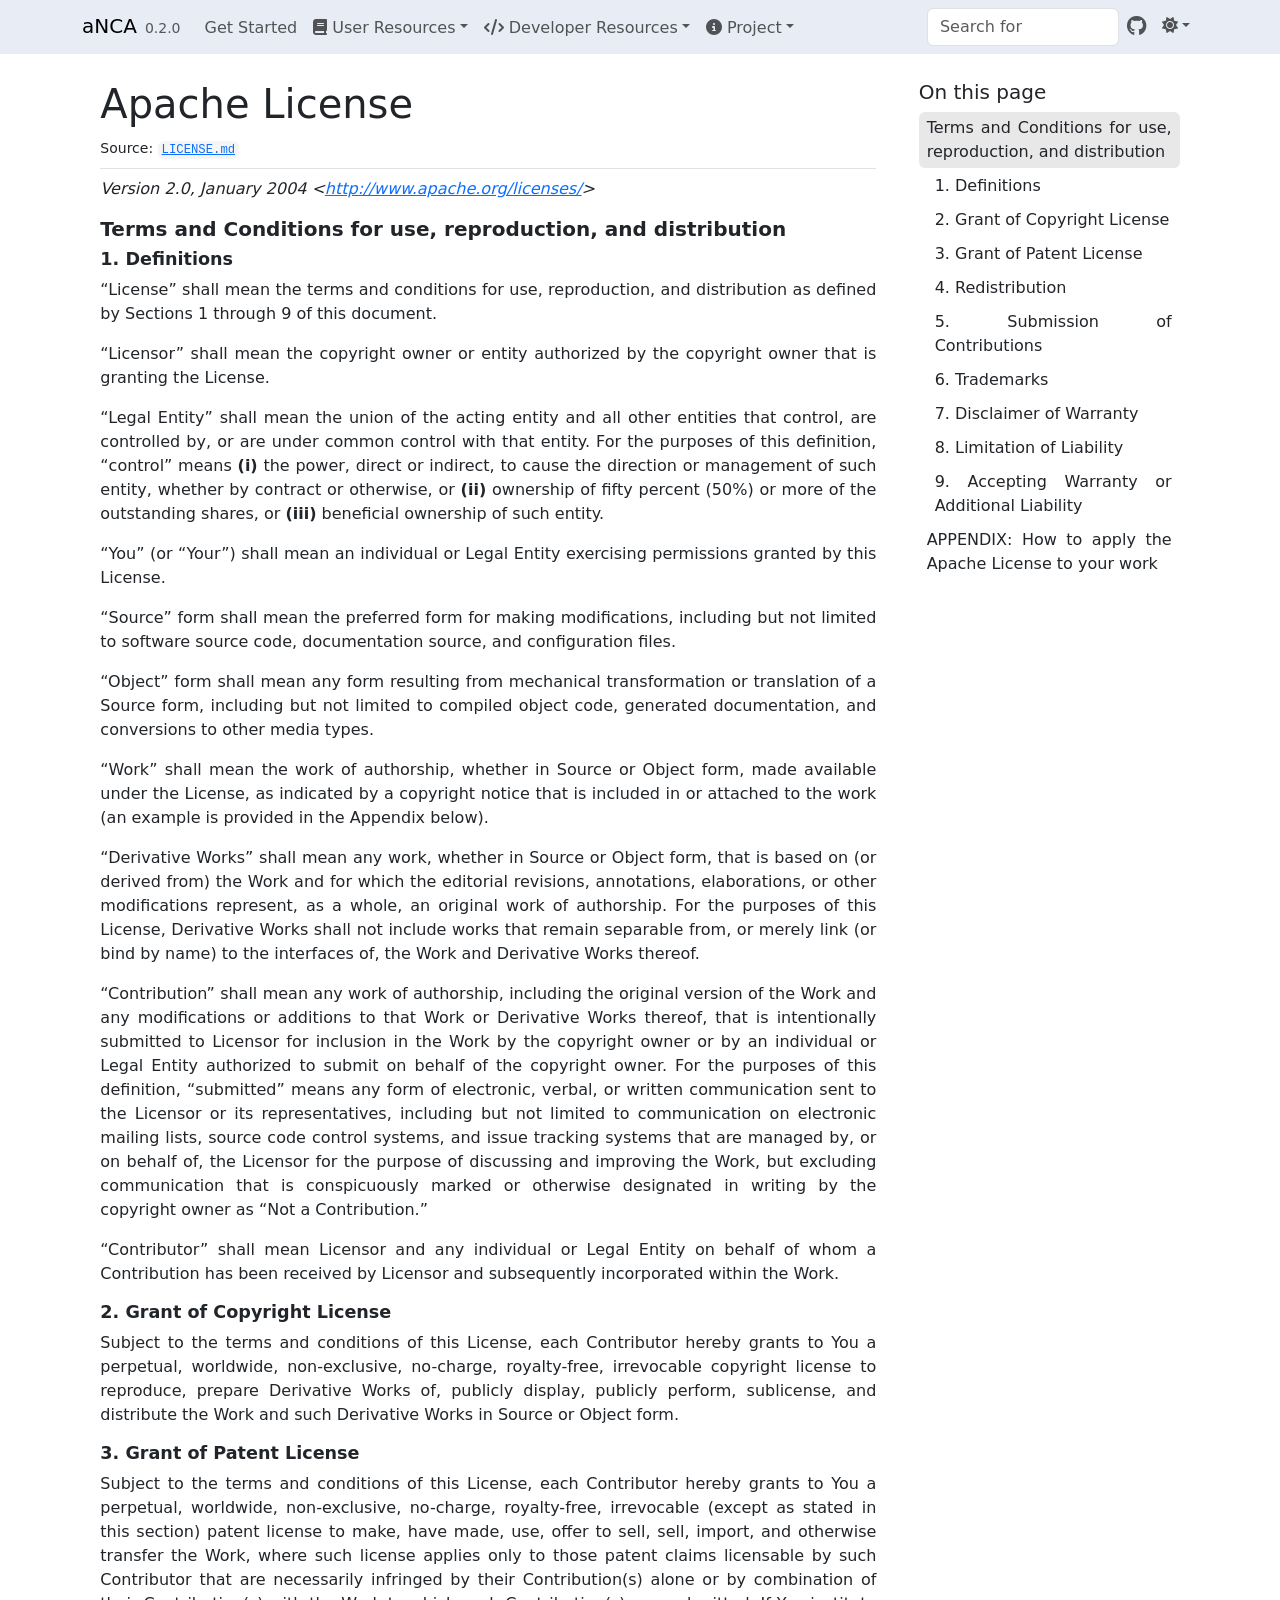
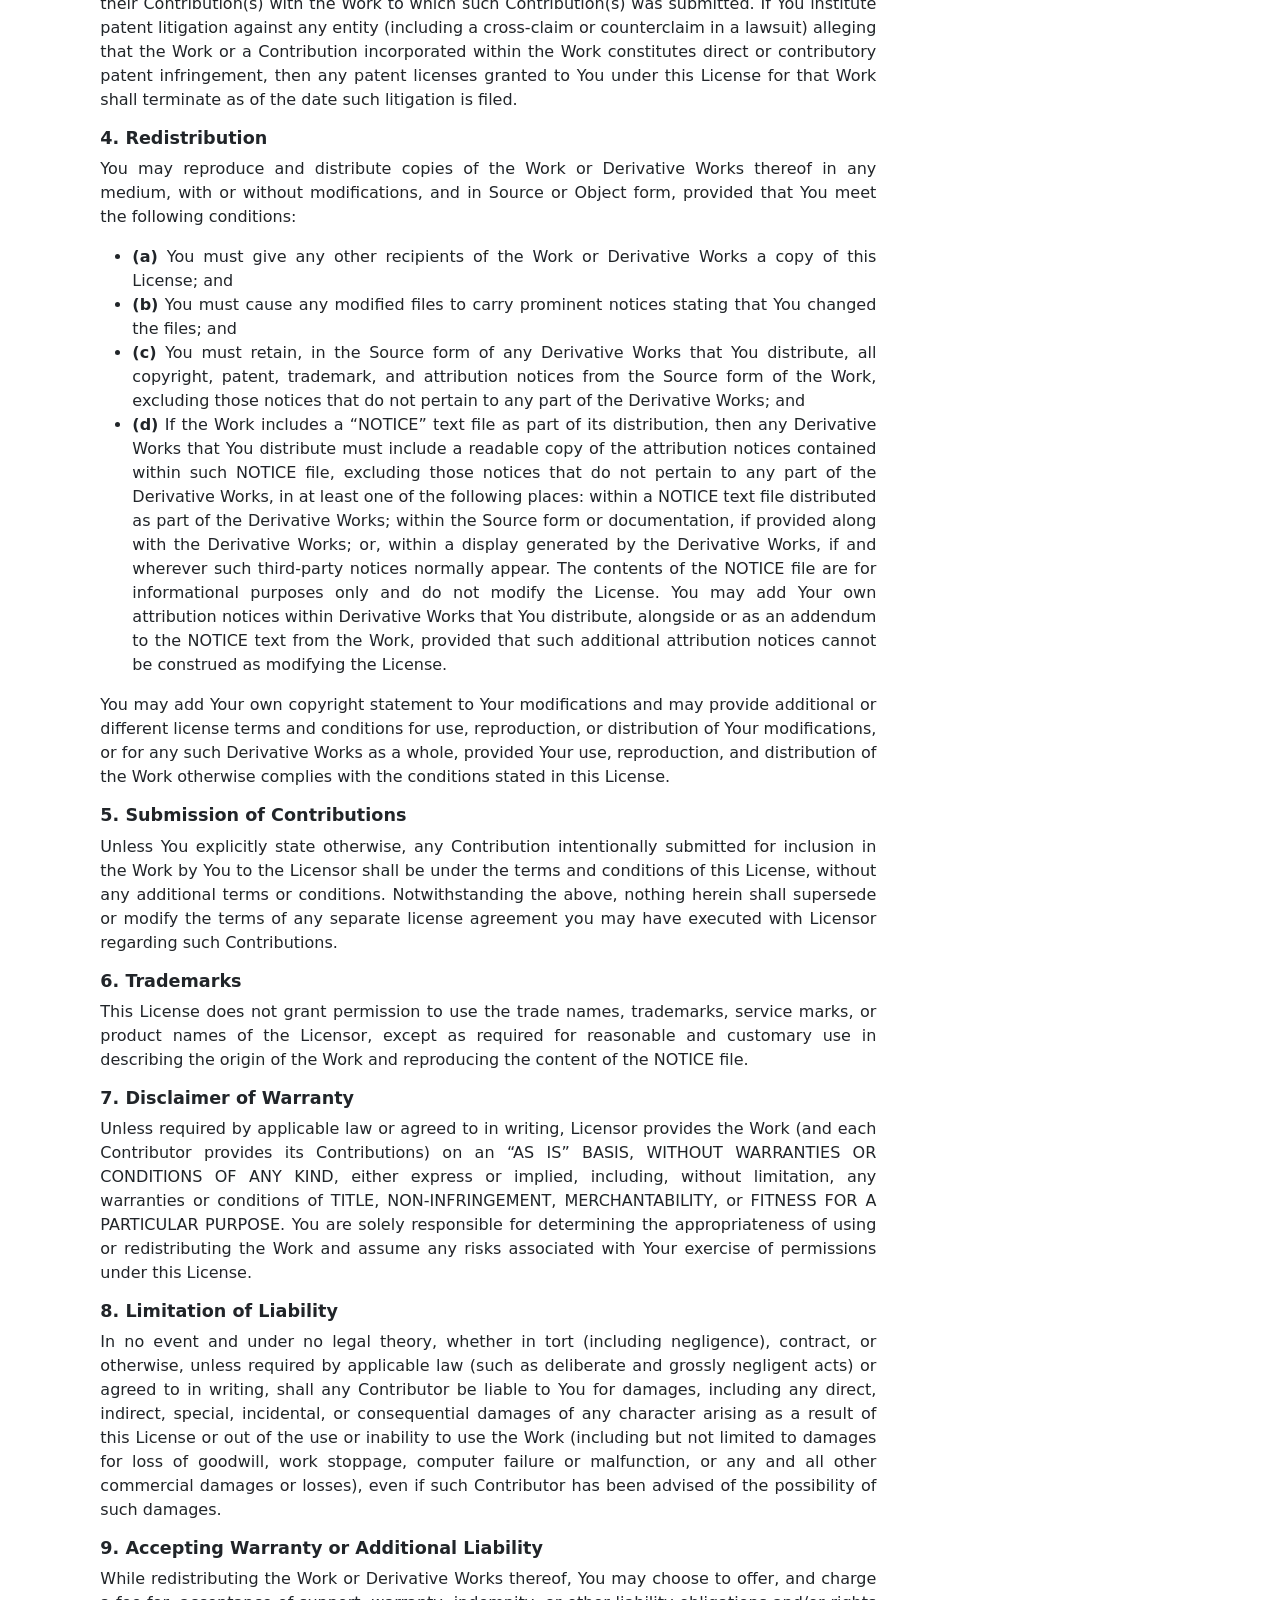
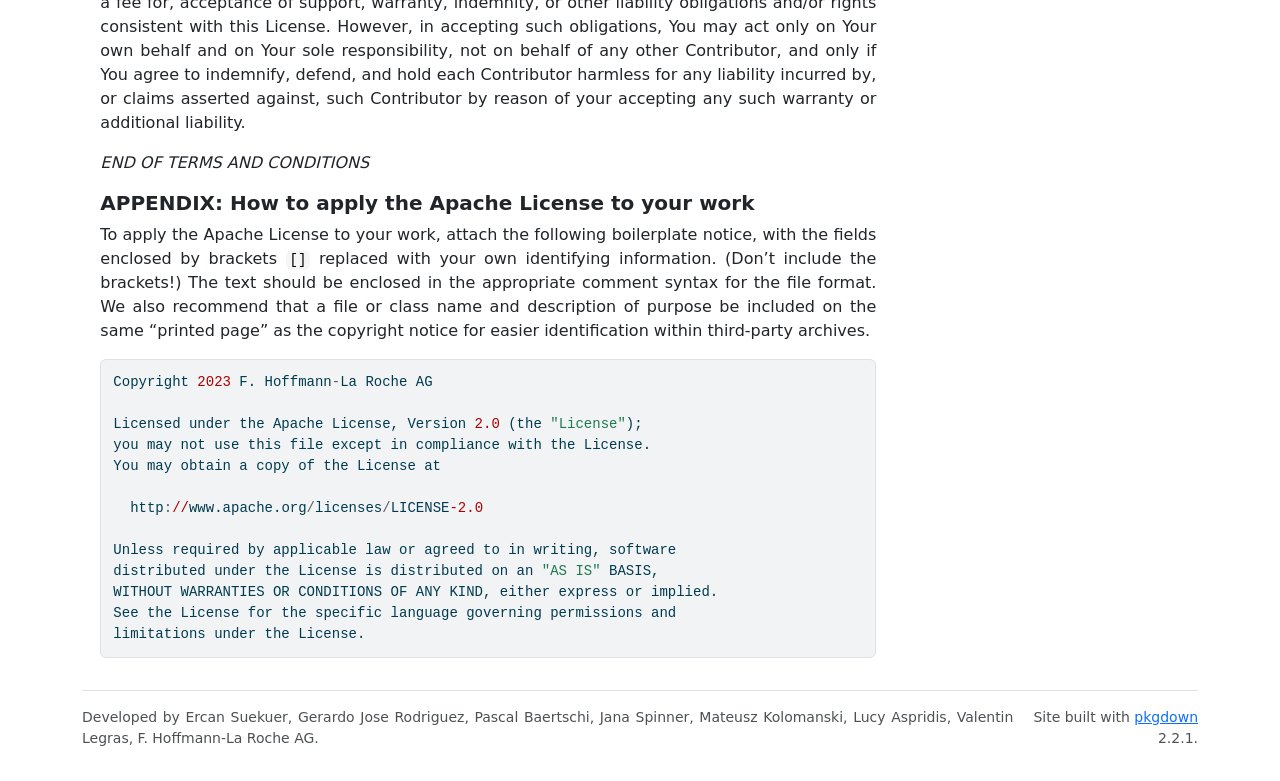
<file: LICENSE.html>
<!DOCTYPE html>
<!-- Generated by pkgdown: do not edit by hand --><html lang="en-US"><head><meta charset="UTF-8"><meta http-equiv="X-UA-Compatible" content="IE=edge"><meta name="viewport" content="width=device-width, initial-scale=1, shrink-to-fit=no"><title>Apache License • aNCA</title><script src="lightswitch.js"></script><script src="deps/jquery-3.6.0/jquery-3.6.0.min.js"></script><meta name="viewport" content="width=device-width, initial-scale=1, shrink-to-fit=no"><link href="deps/bootstrap-5.3.8/bootstrap.min.css" rel="stylesheet"><script src="deps/bootstrap-5.3.8/bootstrap.bundle.min.js"></script><link href="deps/font-awesome-6.5.2/css/all.min.css" rel="stylesheet"><link href="deps/font-awesome-6.5.2/css/v4-shims.min.css" rel="stylesheet"><script src="deps/headroom-0.11.0/headroom.min.js"></script><script src="deps/headroom-0.11.0/jQuery.headroom.min.js"></script><script src="deps/bootstrap-toc-1.0.1/bootstrap-toc.min.js"></script><script src="deps/clipboard.js-2.0.11/clipboard.min.js"></script><script src="deps/search-1.0.0/autocomplete.jquery.min.js"></script><script src="deps/search-1.0.0/fuse.min.js"></script><script src="deps/search-1.0.0/mark.min.js"></script><!-- pkgdown --><script src="pkgdown.js"></script><link href="extra.css" rel="stylesheet"><meta property="og:title" content="Apache License"></head><body>
    <a href="#main" class="visually-hidden-focusable">Skip to contents</a>


    <nav class="navbar navbar-expand-lg fixed-top " aria-label="Site navigation"><div class="container">

    <a class="navbar-brand me-2" href="index.html">aNCA</a>

    <small class="nav-text text-muted me-auto" data-bs-toggle="tooltip" data-bs-placement="bottom" title="">0.2.0</small>


    <button class="navbar-toggler" type="button" data-bs-toggle="collapse" data-bs-target="#navbar" aria-controls="navbar" aria-expanded="false" aria-label="Toggle navigation">
      <span class="navbar-toggler-icon"></span>
    </button>

    <div id="navbar" class="collapse navbar-collapse ms-3">
      <ul class="navbar-nav me-auto"><li class="nav-item"><a class="nav-link" href="articles/aNCA.html">Get Started</a></li>
<li class="nav-item dropdown">
  <button class="nav-link dropdown-toggle" type="button" id="dropdown-user-resources" data-bs-toggle="dropdown" aria-expanded="false" aria-haspopup="true"><span class="fa fa-book"></span> User Resources</button>
  <ul class="dropdown-menu" aria-labelledby="dropdown-user-resources"><li><a class="dropdown-item" href="articles/manual.html">Manual</a></li>
    <li><a class="dropdown-item" href="articles/example_r_script.html">R Script Walkthrough</a></li>
    <li><a class="dropdown-item" href="articles/ratio-calculations.html">Ratio Calculations</a></li>
    <li><a class="dropdown-item" href="articles/background.html">NCA Concepts</a></li>
    <li><a class="dropdown-item" href="articles/FAQs.html">FAQs</a></li>
  </ul></li>
<li class="nav-item dropdown">
  <button class="nav-link dropdown-toggle" type="button" id="dropdown-developer-resources" data-bs-toggle="dropdown" aria-expanded="false" aria-haspopup="true"><span class="fa fa-code"></span> Developer Resources</button>
  <ul class="dropdown-menu" aria-labelledby="dropdown-developer-resources"><li><a class="dropdown-item" href="articles/contributing.html">Contributing</a></li>
    <li><a class="dropdown-item" href="articles/adding_tlg.html">Adding TLGs</a></li>
    <li><a class="dropdown-item" href="articles/design.html">Design &amp; Architecture</a></li>
    <li><a class="dropdown-item" href="reference/index.html">Functions manual</a></li>
  </ul></li>
<li class="nav-item dropdown">
  <button class="nav-link dropdown-toggle" type="button" id="dropdown-project" data-bs-toggle="dropdown" aria-expanded="false" aria-haspopup="true"><span class="fa fa-info-circle"></span> Project</button>
  <ul class="dropdown-menu" aria-labelledby="dropdown-project"><li><a class="dropdown-item" href="articles/governance.html">Governance</a></li>
    <li><a class="dropdown-item" href="articles/roadmap.html">Roadmap</a></li>
    <li><a class="dropdown-item" href="articles/validations.html">Validation Plan</a></li>
    <li><a class="dropdown-item" href="news/index.html">News &amp; Releases</a></li>
  </ul></li>
      </ul><ul class="navbar-nav"><li class="nav-item"><form class="form-inline" role="search">
 <input class="form-control" type="search" name="search-input" id="search-input" autocomplete="off" aria-label="Search site" placeholder="Search for" data-search-index="search.json"></form></li>
<li class="nav-item"><a class="external-link nav-link" href="https://github.com/pharmaverse/aNCA/" aria-label="GitHub"><span class="fa fab fa-github fa-lg"></span></a></li>
<li class="nav-item dropdown">
  <button class="nav-link dropdown-toggle" type="button" id="dropdown-lightswitch" data-bs-toggle="dropdown" aria-expanded="false" aria-haspopup="true" aria-label="Light switch"><span class="fa fa-sun"></span></button>
  <ul class="dropdown-menu dropdown-menu-end" aria-labelledby="dropdown-lightswitch"><li><button class="dropdown-item" data-bs-theme-value="light"><span class="fa fa-sun"></span> Light</button></li>
    <li><button class="dropdown-item" data-bs-theme-value="dark"><span class="fa fa-moon"></span> Dark</button></li>
    <li><button class="dropdown-item" data-bs-theme-value="auto"><span class="fa fa-adjust"></span> Auto</button></li>
  </ul></li>
      </ul></div>


  </div>
</nav><div class="container template-title-body">
<div class="row">
  <main id="main" class="col-md-9"><div class="page-header">

      <h1>Apache License</h1>
      <small class="dont-index">Source: <a href="https://github.com/pharmaverse/aNCA/blob/main/LICENSE.md" class="external-link"><code>LICENSE.md</code></a></small>
    </div>

<div id="apache-license" class="section level1">

<p><em>Version 2.0, January 2004</em> <em>&lt;<a href="http://www.apache.org/licenses/" class="external-link uri">http://www.apache.org/licenses/</a>&gt;</em></p>
<div class="section level3">
<h3 id="terms-and-conditions-for-use-reproduction-and-distribution">Terms and Conditions for use, reproduction, and distribution<a class="anchor" aria-label="anchor" href="#terms-and-conditions-for-use-reproduction-and-distribution"></a></h3>
<div class="section level4">
<h4 id="id_1-definitions">1. Definitions<a class="anchor" aria-label="anchor" href="#id_1-definitions"></a></h4>
<p>“License” shall mean the terms and conditions for use, reproduction, and distribution as defined by Sections 1 through 9 of this document.</p>
<p>“Licensor” shall mean the copyright owner or entity authorized by the copyright owner that is granting the License.</p>
<p>“Legal Entity” shall mean the union of the acting entity and all other entities that control, are controlled by, or are under common control with that entity. For the purposes of this definition, “control” means <strong>(i)</strong> the power, direct or indirect, to cause the direction or management of such entity, whether by contract or otherwise, or <strong>(ii)</strong> ownership of fifty percent (50%) or more of the outstanding shares, or <strong>(iii)</strong> beneficial ownership of such entity.</p>
<p>“You” (or “Your”) shall mean an individual or Legal Entity exercising permissions granted by this License.</p>
<p>“Source” form shall mean the preferred form for making modifications, including but not limited to software source code, documentation source, and configuration files.</p>
<p>“Object” form shall mean any form resulting from mechanical transformation or translation of a Source form, including but not limited to compiled object code, generated documentation, and conversions to other media types.</p>
<p>“Work” shall mean the work of authorship, whether in Source or Object form, made available under the License, as indicated by a copyright notice that is included in or attached to the work (an example is provided in the Appendix below).</p>
<p>“Derivative Works” shall mean any work, whether in Source or Object form, that is based on (or derived from) the Work and for which the editorial revisions, annotations, elaborations, or other modifications represent, as a whole, an original work of authorship. For the purposes of this License, Derivative Works shall not include works that remain separable from, or merely link (or bind by name) to the interfaces of, the Work and Derivative Works thereof.</p>
<p>“Contribution” shall mean any work of authorship, including the original version of the Work and any modifications or additions to that Work or Derivative Works thereof, that is intentionally submitted to Licensor for inclusion in the Work by the copyright owner or by an individual or Legal Entity authorized to submit on behalf of the copyright owner. For the purposes of this definition, “submitted” means any form of electronic, verbal, or written communication sent to the Licensor or its representatives, including but not limited to communication on electronic mailing lists, source code control systems, and issue tracking systems that are managed by, or on behalf of, the Licensor for the purpose of discussing and improving the Work, but excluding communication that is conspicuously marked or otherwise designated in writing by the copyright owner as “Not a Contribution.”</p>
<p>“Contributor” shall mean Licensor and any individual or Legal Entity on behalf of whom a Contribution has been received by Licensor and subsequently incorporated within the Work.</p>
</div>
<div class="section level4">
<h4 id="id_2-grant-of-copyright-license">2. Grant of Copyright License<a class="anchor" aria-label="anchor" href="#id_2-grant-of-copyright-license"></a></h4>
<p>Subject to the terms and conditions of this License, each Contributor hereby grants to You a perpetual, worldwide, non-exclusive, no-charge, royalty-free, irrevocable copyright license to reproduce, prepare Derivative Works of, publicly display, publicly perform, sublicense, and distribute the Work and such Derivative Works in Source or Object form.</p>
</div>
<div class="section level4">
<h4 id="id_3-grant-of-patent-license">3. Grant of Patent License<a class="anchor" aria-label="anchor" href="#id_3-grant-of-patent-license"></a></h4>
<p>Subject to the terms and conditions of this License, each Contributor hereby grants to You a perpetual, worldwide, non-exclusive, no-charge, royalty-free, irrevocable (except as stated in this section) patent license to make, have made, use, offer to sell, sell, import, and otherwise transfer the Work, where such license applies only to those patent claims licensable by such Contributor that are necessarily infringed by their Contribution(s) alone or by combination of their Contribution(s) with the Work to which such Contribution(s) was submitted. If You institute patent litigation against any entity (including a cross-claim or counterclaim in a lawsuit) alleging that the Work or a Contribution incorporated within the Work constitutes direct or contributory patent infringement, then any patent licenses granted to You under this License for that Work shall terminate as of the date such litigation is filed.</p>
</div>
<div class="section level4">
<h4 id="id_4-redistribution">4. Redistribution<a class="anchor" aria-label="anchor" href="#id_4-redistribution"></a></h4>
<p>You may reproduce and distribute copies of the Work or Derivative Works thereof in any medium, with or without modifications, and in Source or Object form, provided that You meet the following conditions:</p>
<ul><li>
<strong>(a)</strong> You must give any other recipients of the Work or Derivative Works a copy of this License; and</li>
<li>
<strong>(b)</strong> You must cause any modified files to carry prominent notices stating that You changed the files; and</li>
<li>
<strong>(c)</strong> You must retain, in the Source form of any Derivative Works that You distribute, all copyright, patent, trademark, and attribution notices from the Source form of the Work, excluding those notices that do not pertain to any part of the Derivative Works; and</li>
<li>
<strong>(d)</strong> If the Work includes a “NOTICE” text file as part of its distribution, then any Derivative Works that You distribute must include a readable copy of the attribution notices contained within such NOTICE file, excluding those notices that do not pertain to any part of the Derivative Works, in at least one of the following places: within a NOTICE text file distributed as part of the Derivative Works; within the Source form or documentation, if provided along with the Derivative Works; or, within a display generated by the Derivative Works, if and wherever such third-party notices normally appear. The contents of the NOTICE file are for informational purposes only and do not modify the License. You may add Your own attribution notices within Derivative Works that You distribute, alongside or as an addendum to the NOTICE text from the Work, provided that such additional attribution notices cannot be construed as modifying the License.</li>
</ul><p>You may add Your own copyright statement to Your modifications and may provide additional or different license terms and conditions for use, reproduction, or distribution of Your modifications, or for any such Derivative Works as a whole, provided Your use, reproduction, and distribution of the Work otherwise complies with the conditions stated in this License.</p>
</div>
<div class="section level4">
<h4 id="id_5-submission-of-contributions">5. Submission of Contributions<a class="anchor" aria-label="anchor" href="#id_5-submission-of-contributions"></a></h4>
<p>Unless You explicitly state otherwise, any Contribution intentionally submitted for inclusion in the Work by You to the Licensor shall be under the terms and conditions of this License, without any additional terms or conditions. Notwithstanding the above, nothing herein shall supersede or modify the terms of any separate license agreement you may have executed with Licensor regarding such Contributions.</p>
</div>
<div class="section level4">
<h4 id="id_6-trademarks">6. Trademarks<a class="anchor" aria-label="anchor" href="#id_6-trademarks"></a></h4>
<p>This License does not grant permission to use the trade names, trademarks, service marks, or product names of the Licensor, except as required for reasonable and customary use in describing the origin of the Work and reproducing the content of the NOTICE file.</p>
</div>
<div class="section level4">
<h4 id="id_7-disclaimer-of-warranty">7. Disclaimer of Warranty<a class="anchor" aria-label="anchor" href="#id_7-disclaimer-of-warranty"></a></h4>
<p>Unless required by applicable law or agreed to in writing, Licensor provides the Work (and each Contributor provides its Contributions) on an “AS IS” BASIS, WITHOUT WARRANTIES OR CONDITIONS OF ANY KIND, either express or implied, including, without limitation, any warranties or conditions of TITLE, NON-INFRINGEMENT, MERCHANTABILITY, or FITNESS FOR A PARTICULAR PURPOSE. You are solely responsible for determining the appropriateness of using or redistributing the Work and assume any risks associated with Your exercise of permissions under this License.</p>
</div>
<div class="section level4">
<h4 id="id_8-limitation-of-liability">8. Limitation of Liability<a class="anchor" aria-label="anchor" href="#id_8-limitation-of-liability"></a></h4>
<p>In no event and under no legal theory, whether in tort (including negligence), contract, or otherwise, unless required by applicable law (such as deliberate and grossly negligent acts) or agreed to in writing, shall any Contributor be liable to You for damages, including any direct, indirect, special, incidental, or consequential damages of any character arising as a result of this License or out of the use or inability to use the Work (including but not limited to damages for loss of goodwill, work stoppage, computer failure or malfunction, or any and all other commercial damages or losses), even if such Contributor has been advised of the possibility of such damages.</p>
</div>
<div class="section level4">
<h4 id="id_9-accepting-warranty-or-additional-liability">9. Accepting Warranty or Additional Liability<a class="anchor" aria-label="anchor" href="#id_9-accepting-warranty-or-additional-liability"></a></h4>
<p>While redistributing the Work or Derivative Works thereof, You may choose to offer, and charge a fee for, acceptance of support, warranty, indemnity, or other liability obligations and/or rights consistent with this License. However, in accepting such obligations, You may act only on Your own behalf and on Your sole responsibility, not on behalf of any other Contributor, and only if You agree to indemnify, defend, and hold each Contributor harmless for any liability incurred by, or claims asserted against, such Contributor by reason of your accepting any such warranty or additional liability.</p>
<p><em>END OF TERMS AND CONDITIONS</em></p>
</div>
</div>
<div class="section level3">
<h3 id="appendix-how-to-apply-the-apache-license-to-your-work">APPENDIX: How to apply the Apache License to your work<a class="anchor" aria-label="anchor" href="#appendix-how-to-apply-the-apache-license-to-your-work"></a></h3>
<p>To apply the Apache License to your work, attach the following boilerplate notice, with the fields enclosed by brackets <code>[]</code> replaced with your own identifying information. (Don’t include the brackets!) The text should be enclosed in the appropriate comment syntax for the file format. We also recommend that a file or class name and description of purpose be included on the same “printed page” as the copyright notice for easier identification within third-party archives.</p>
<div class="sourceCode" id="cb1"><pre class="sourceCode R"><code class="sourceCode r"><span id="cb1-1"><a href="#cb1-1" tabindex="-1"></a>Copyright <span class="dv">2023</span> F. Hoffmann<span class="sc">-</span>La Roche AG</span>
<span id="cb1-2"><a href="#cb1-2" tabindex="-1"></a></span>
<span id="cb1-3"><a href="#cb1-3" tabindex="-1"></a>Licensed under the Apache License, Version <span class="fl">2.0</span> (the <span class="st">"License"</span>);</span>
<span id="cb1-4"><a href="#cb1-4" tabindex="-1"></a>you may not use this file except <span class="cf">in</span> compliance with the License.</span>
<span id="cb1-5"><a href="#cb1-5" tabindex="-1"></a>You may obtain a copy of the License at</span>
<span id="cb1-6"><a href="#cb1-6" tabindex="-1"></a></span>
<span id="cb1-7"><a href="#cb1-7" tabindex="-1"></a>  http<span class="sc">:</span><span class="er">//</span>www.apache.org<span class="sc">/</span>licenses<span class="sc">/</span>LICENSE<span class="fl">-2.0</span></span>
<span id="cb1-8"><a href="#cb1-8" tabindex="-1"></a></span>
<span id="cb1-9"><a href="#cb1-9" tabindex="-1"></a>Unless required by applicable law or agreed to <span class="cf">in</span> writing, software</span>
<span id="cb1-10"><a href="#cb1-10" tabindex="-1"></a>distributed under the License is distributed on an <span class="st">"AS IS"</span> BASIS,</span>
<span id="cb1-11"><a href="#cb1-11" tabindex="-1"></a>WITHOUT WARRANTIES OR CONDITIONS OF ANY KIND, either express or implied.</span>
<span id="cb1-12"><a href="#cb1-12" tabindex="-1"></a>See the License <span class="cf">for</span> the specific language governing permissions and</span>
<span id="cb1-13"><a href="#cb1-13" tabindex="-1"></a>limitations under the License.</span></code></pre></div>
</div>
</div>

  </main><aside class="col-md-3"><nav id="toc" aria-label="Table of contents"><h2>On this page</h2>
    </nav></aside></div>


    <footer><div class="pkgdown-footer-left">
  <p>Developed by Ercan Suekuer, Gerardo Jose Rodriguez, Pascal Baertschi, Jana Spinner, Mateusz Kolomanski, Lucy Aspridis, Valentin Legras, F. Hoffmann-La Roche AG.</p>
</div>

<div class="pkgdown-footer-right">
  <p>Site built with <a href="https://pkgdown.r-lib.org/" class="external-link">pkgdown</a> 2.2.1.</p>
</div>

    </footer></div>





  </body></html>
</file>
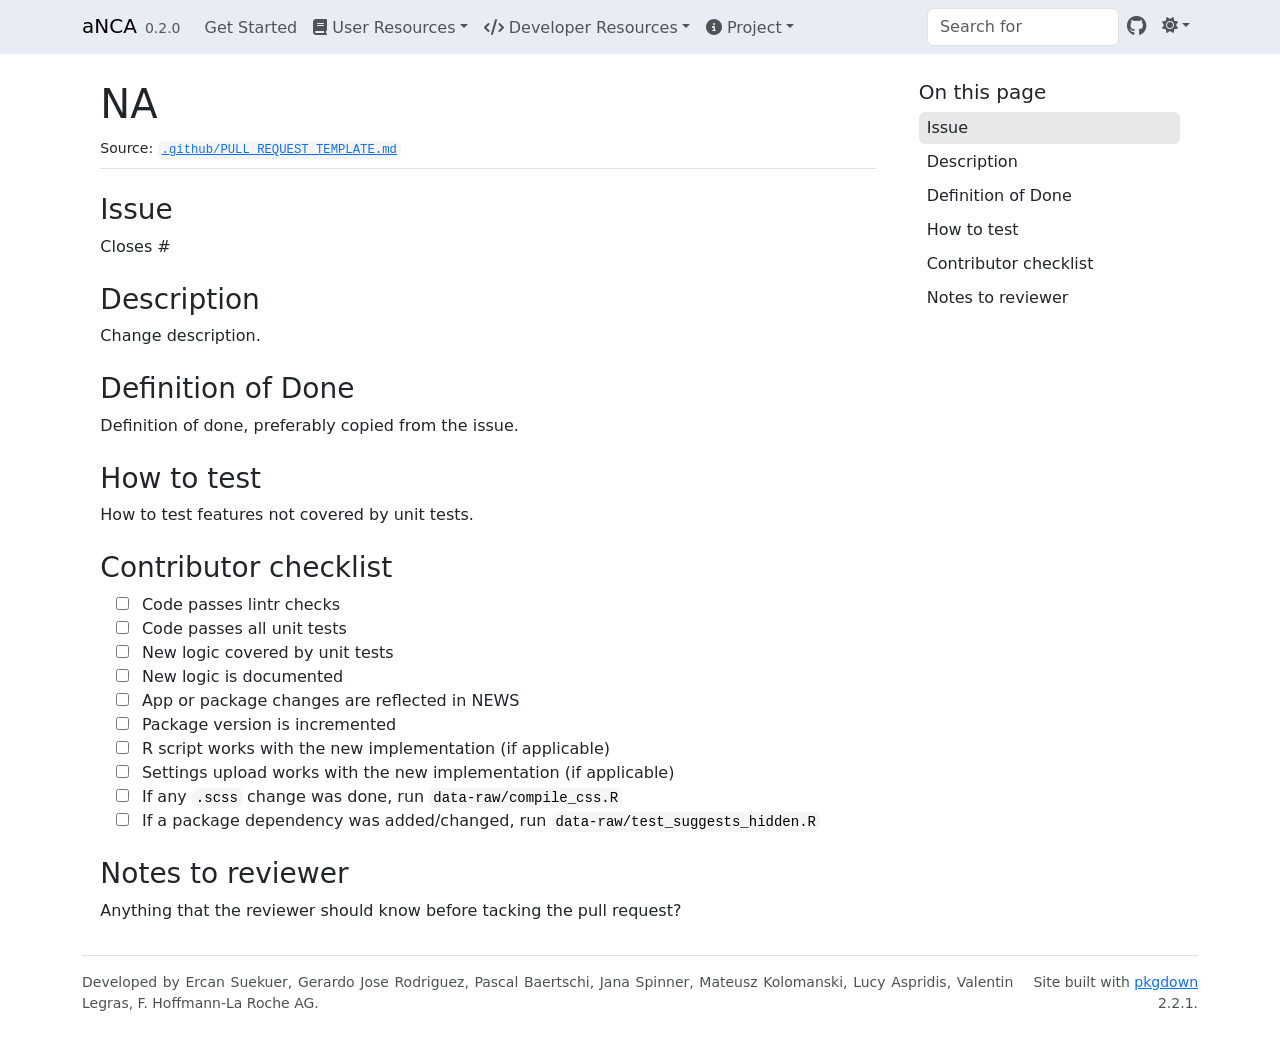
<file: PULL_REQUEST_TEMPLATE.html>
<!DOCTYPE html>
<!-- Generated by pkgdown: do not edit by hand --><html lang="en-US"><head><meta charset="UTF-8"><meta http-equiv="X-UA-Compatible" content="IE=edge"><meta name="viewport" content="width=device-width, initial-scale=1, shrink-to-fit=no"><title>NA • aNCA</title><script src="lightswitch.js"></script><script src="deps/jquery-3.6.0/jquery-3.6.0.min.js"></script><meta name="viewport" content="width=device-width, initial-scale=1, shrink-to-fit=no"><link href="deps/bootstrap-5.3.8/bootstrap.min.css" rel="stylesheet"><script src="deps/bootstrap-5.3.8/bootstrap.bundle.min.js"></script><link href="deps/font-awesome-6.5.2/css/all.min.css" rel="stylesheet"><link href="deps/font-awesome-6.5.2/css/v4-shims.min.css" rel="stylesheet"><script src="deps/headroom-0.11.0/headroom.min.js"></script><script src="deps/headroom-0.11.0/jQuery.headroom.min.js"></script><script src="deps/bootstrap-toc-1.0.1/bootstrap-toc.min.js"></script><script src="deps/clipboard.js-2.0.11/clipboard.min.js"></script><script src="deps/search-1.0.0/autocomplete.jquery.min.js"></script><script src="deps/search-1.0.0/fuse.min.js"></script><script src="deps/search-1.0.0/mark.min.js"></script><!-- pkgdown --><script src="pkgdown.js"></script><link href="extra.css" rel="stylesheet"><meta property="og:title" content="NA"></head><body>
    <a href="#main" class="visually-hidden-focusable">Skip to contents</a>


    <nav class="navbar navbar-expand-lg fixed-top " aria-label="Site navigation"><div class="container">

    <a class="navbar-brand me-2" href="index.html">aNCA</a>

    <small class="nav-text text-muted me-auto" data-bs-toggle="tooltip" data-bs-placement="bottom" title="">0.2.0</small>


    <button class="navbar-toggler" type="button" data-bs-toggle="collapse" data-bs-target="#navbar" aria-controls="navbar" aria-expanded="false" aria-label="Toggle navigation">
      <span class="navbar-toggler-icon"></span>
    </button>

    <div id="navbar" class="collapse navbar-collapse ms-3">
      <ul class="navbar-nav me-auto"><li class="nav-item"><a class="nav-link" href="articles/aNCA.html">Get Started</a></li>
<li class="nav-item dropdown">
  <button class="nav-link dropdown-toggle" type="button" id="dropdown-user-resources" data-bs-toggle="dropdown" aria-expanded="false" aria-haspopup="true"><span class="fa fa-book"></span> User Resources</button>
  <ul class="dropdown-menu" aria-labelledby="dropdown-user-resources"><li><a class="dropdown-item" href="articles/manual.html">Manual</a></li>
    <li><a class="dropdown-item" href="articles/example_r_script.html">R Script Walkthrough</a></li>
    <li><a class="dropdown-item" href="articles/ratio-calculations.html">Ratio Calculations</a></li>
    <li><a class="dropdown-item" href="articles/background.html">NCA Concepts</a></li>
    <li><a class="dropdown-item" href="articles/FAQs.html">FAQs</a></li>
  </ul></li>
<li class="nav-item dropdown">
  <button class="nav-link dropdown-toggle" type="button" id="dropdown-developer-resources" data-bs-toggle="dropdown" aria-expanded="false" aria-haspopup="true"><span class="fa fa-code"></span> Developer Resources</button>
  <ul class="dropdown-menu" aria-labelledby="dropdown-developer-resources"><li><a class="dropdown-item" href="articles/contributing.html">Contributing</a></li>
    <li><a class="dropdown-item" href="articles/adding_tlg.html">Adding TLGs</a></li>
    <li><a class="dropdown-item" href="articles/design.html">Design &amp; Architecture</a></li>
    <li><a class="dropdown-item" href="reference/index.html">Functions manual</a></li>
  </ul></li>
<li class="nav-item dropdown">
  <button class="nav-link dropdown-toggle" type="button" id="dropdown-project" data-bs-toggle="dropdown" aria-expanded="false" aria-haspopup="true"><span class="fa fa-info-circle"></span> Project</button>
  <ul class="dropdown-menu" aria-labelledby="dropdown-project"><li><a class="dropdown-item" href="articles/governance.html">Governance</a></li>
    <li><a class="dropdown-item" href="articles/roadmap.html">Roadmap</a></li>
    <li><a class="dropdown-item" href="articles/validations.html">Validation Plan</a></li>
    <li><a class="dropdown-item" href="news/index.html">News &amp; Releases</a></li>
  </ul></li>
      </ul><ul class="navbar-nav"><li class="nav-item"><form class="form-inline" role="search">
 <input class="form-control" type="search" name="search-input" id="search-input" autocomplete="off" aria-label="Search site" placeholder="Search for" data-search-index="search.json"></form></li>
<li class="nav-item"><a class="external-link nav-link" href="https://github.com/pharmaverse/aNCA/" aria-label="GitHub"><span class="fa fab fa-github fa-lg"></span></a></li>
<li class="nav-item dropdown">
  <button class="nav-link dropdown-toggle" type="button" id="dropdown-lightswitch" data-bs-toggle="dropdown" aria-expanded="false" aria-haspopup="true" aria-label="Light switch"><span class="fa fa-sun"></span></button>
  <ul class="dropdown-menu dropdown-menu-end" aria-labelledby="dropdown-lightswitch"><li><button class="dropdown-item" data-bs-theme-value="light"><span class="fa fa-sun"></span> Light</button></li>
    <li><button class="dropdown-item" data-bs-theme-value="dark"><span class="fa fa-moon"></span> Dark</button></li>
    <li><button class="dropdown-item" data-bs-theme-value="auto"><span class="fa fa-adjust"></span> Auto</button></li>
  </ul></li>
      </ul></div>


  </div>
</nav><div class="container template-title-body">
<div class="row">
  <main id="main" class="col-md-9"><div class="page-header">

      <h1>NA</h1>
      <small class="dont-index">Source: <a href="https://github.com/pharmaverse/aNCA/blob/main/.github/PULL_REQUEST_TEMPLATE.md" class="external-link"><code>.github/PULL_REQUEST_TEMPLATE.md</code></a></small>
    </div>


<div class="section level2">
<h2 id="issue">Issue<a class="anchor" aria-label="anchor" href="#issue"></a></h2>
<p>Closes #</p>
</div>
<div class="section level2">
<h2 id="description">Description<a class="anchor" aria-label="anchor" href="#description"></a></h2>
<p>Change description.</p>
</div>
<div class="section level2">
<h2 id="definition-of-done">Definition of Done<a class="anchor" aria-label="anchor" href="#definition-of-done"></a></h2>
<p>Definition of done, preferably copied from the issue.</p>
</div>
<div class="section level2">
<h2 id="how-to-test">How to test<a class="anchor" aria-label="anchor" href="#how-to-test"></a></h2>
<p>How to test features not covered by unit tests.</p>
</div>
<div class="section level2">
<h2 id="contributor-checklist">Contributor checklist<a class="anchor" aria-label="anchor" href="#contributor-checklist"></a></h2>
<ul class="task-list"><li><label><input type="checkbox">Code passes lintr checks</label></li>
<li><label><input type="checkbox">Code passes all unit tests</label></li>
<li><label><input type="checkbox">New logic covered by unit tests</label></li>
<li><label><input type="checkbox">New logic is documented</label></li>
<li><label><input type="checkbox">App or package changes are reflected in NEWS</label></li>
<li><label><input type="checkbox">Package version is incremented</label></li>
<li><label><input type="checkbox">R script works with the new implementation (if applicable)</label></li>
<li><label><input type="checkbox">Settings upload works with the new implementation (if applicable)</label></li>
<li><label><input type="checkbox">If any <code>.scss</code> change was done, run <code>data-raw/compile_css.R</code></label></li>
<li><label><input type="checkbox">If a package dependency was added/changed, run <code>data-raw/test_suggests_hidden.R</code></label></li>
</ul></div>
<div class="section level2">
<h2 id="notes-to-reviewer">Notes to reviewer<a class="anchor" aria-label="anchor" href="#notes-to-reviewer"></a></h2>
<p>Anything that the reviewer should know before tacking the pull request?</p>
</div>


  </main><aside class="col-md-3"><nav id="toc" aria-label="Table of contents"><h2>On this page</h2>
    </nav></aside></div>


    <footer><div class="pkgdown-footer-left">
  <p>Developed by Ercan Suekuer, Gerardo Jose Rodriguez, Pascal Baertschi, Jana Spinner, Mateusz Kolomanski, Lucy Aspridis, Valentin Legras, F. Hoffmann-La Roche AG.</p>
</div>

<div class="pkgdown-footer-right">
  <p>Site built with <a href="https://pkgdown.r-lib.org/" class="external-link">pkgdown</a> 2.2.1.</p>
</div>

    </footer></div>





  </body></html>
</file>
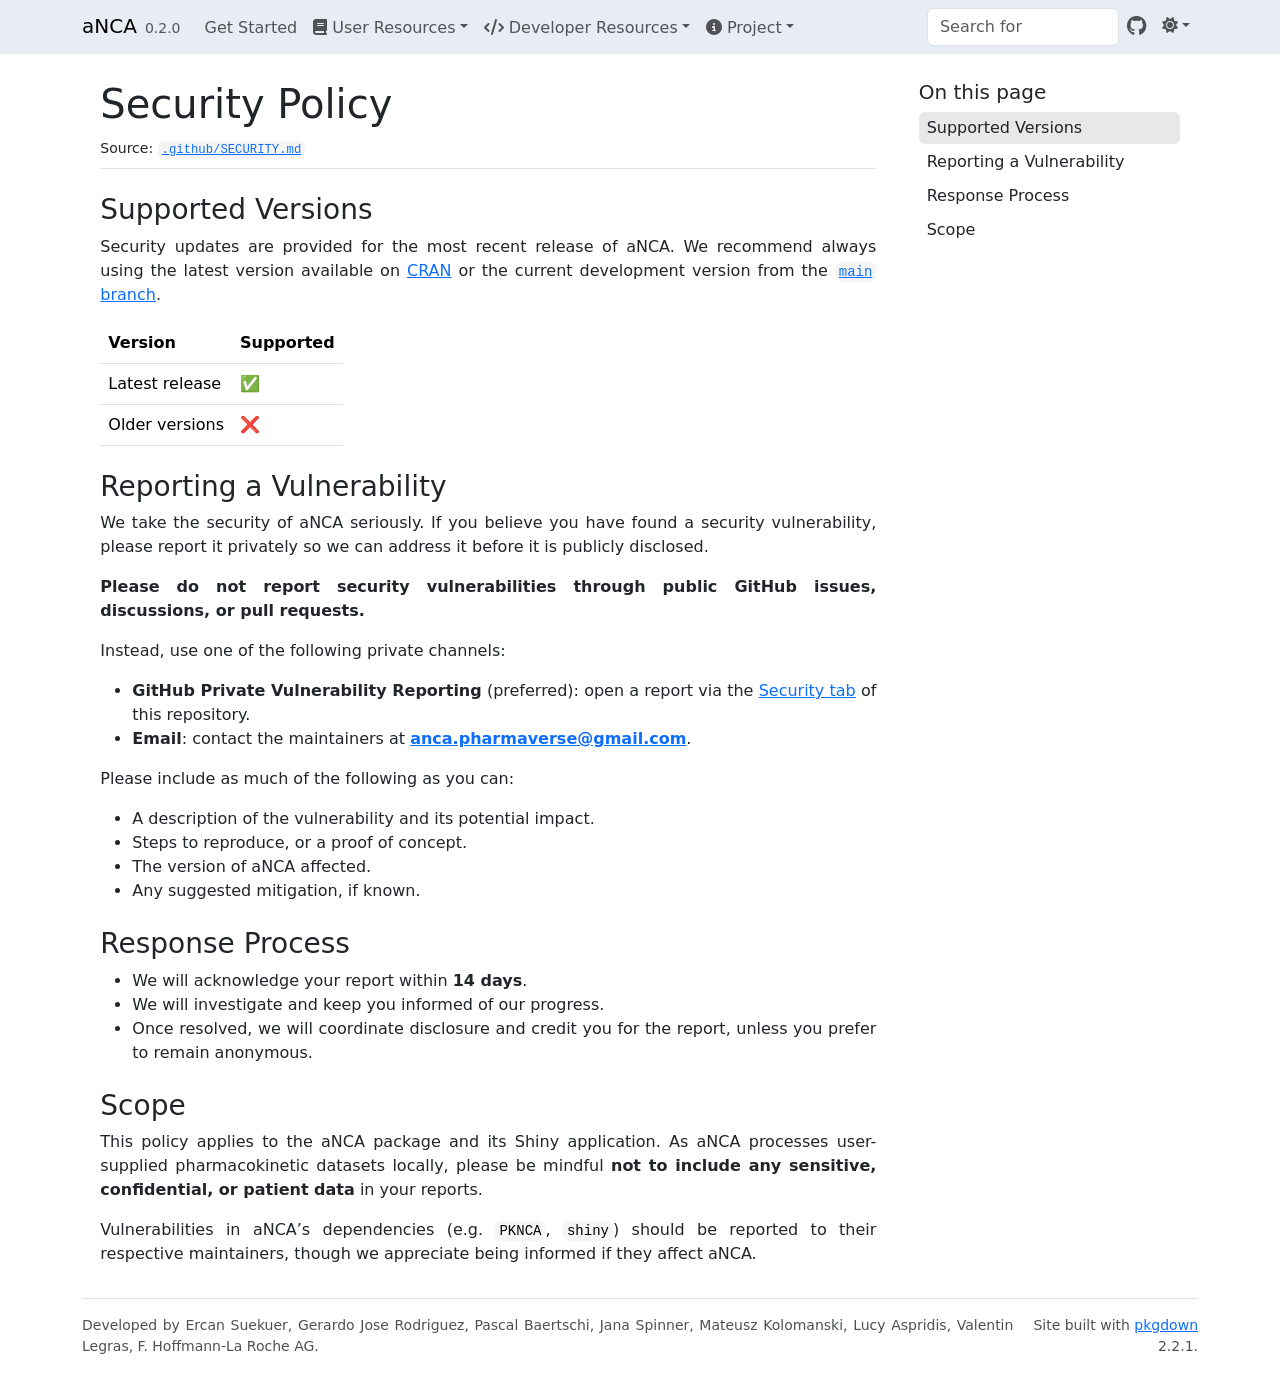
<file: SECURITY.html>
<!DOCTYPE html>
<!-- Generated by pkgdown: do not edit by hand --><html lang="en-US"><head><meta charset="UTF-8"><meta http-equiv="X-UA-Compatible" content="IE=edge"><meta name="viewport" content="width=device-width, initial-scale=1, shrink-to-fit=no"><title>Security Policy • aNCA</title><script src="lightswitch.js"></script><script src="deps/jquery-3.6.0/jquery-3.6.0.min.js"></script><meta name="viewport" content="width=device-width, initial-scale=1, shrink-to-fit=no"><link href="deps/bootstrap-5.3.8/bootstrap.min.css" rel="stylesheet"><script src="deps/bootstrap-5.3.8/bootstrap.bundle.min.js"></script><link href="deps/font-awesome-6.5.2/css/all.min.css" rel="stylesheet"><link href="deps/font-awesome-6.5.2/css/v4-shims.min.css" rel="stylesheet"><script src="deps/headroom-0.11.0/headroom.min.js"></script><script src="deps/headroom-0.11.0/jQuery.headroom.min.js"></script><script src="deps/bootstrap-toc-1.0.1/bootstrap-toc.min.js"></script><script src="deps/clipboard.js-2.0.11/clipboard.min.js"></script><script src="deps/search-1.0.0/autocomplete.jquery.min.js"></script><script src="deps/search-1.0.0/fuse.min.js"></script><script src="deps/search-1.0.0/mark.min.js"></script><!-- pkgdown --><script src="pkgdown.js"></script><link href="extra.css" rel="stylesheet"><meta property="og:title" content="Security Policy"></head><body>
    <a href="#main" class="visually-hidden-focusable">Skip to contents</a>


    <nav class="navbar navbar-expand-lg fixed-top " aria-label="Site navigation"><div class="container">

    <a class="navbar-brand me-2" href="index.html">aNCA</a>

    <small class="nav-text text-muted me-auto" data-bs-toggle="tooltip" data-bs-placement="bottom" title="">0.2.0</small>


    <button class="navbar-toggler" type="button" data-bs-toggle="collapse" data-bs-target="#navbar" aria-controls="navbar" aria-expanded="false" aria-label="Toggle navigation">
      <span class="navbar-toggler-icon"></span>
    </button>

    <div id="navbar" class="collapse navbar-collapse ms-3">
      <ul class="navbar-nav me-auto"><li class="nav-item"><a class="nav-link" href="articles/aNCA.html">Get Started</a></li>
<li class="nav-item dropdown">
  <button class="nav-link dropdown-toggle" type="button" id="dropdown-user-resources" data-bs-toggle="dropdown" aria-expanded="false" aria-haspopup="true"><span class="fa fa-book"></span> User Resources</button>
  <ul class="dropdown-menu" aria-labelledby="dropdown-user-resources"><li><a class="dropdown-item" href="articles/manual.html">Manual</a></li>
    <li><a class="dropdown-item" href="articles/example_r_script.html">R Script Walkthrough</a></li>
    <li><a class="dropdown-item" href="articles/ratio-calculations.html">Ratio Calculations</a></li>
    <li><a class="dropdown-item" href="articles/background.html">NCA Concepts</a></li>
    <li><a class="dropdown-item" href="articles/FAQs.html">FAQs</a></li>
  </ul></li>
<li class="nav-item dropdown">
  <button class="nav-link dropdown-toggle" type="button" id="dropdown-developer-resources" data-bs-toggle="dropdown" aria-expanded="false" aria-haspopup="true"><span class="fa fa-code"></span> Developer Resources</button>
  <ul class="dropdown-menu" aria-labelledby="dropdown-developer-resources"><li><a class="dropdown-item" href="articles/contributing.html">Contributing</a></li>
    <li><a class="dropdown-item" href="articles/adding_tlg.html">Adding TLGs</a></li>
    <li><a class="dropdown-item" href="articles/design.html">Design &amp; Architecture</a></li>
    <li><a class="dropdown-item" href="reference/index.html">Functions manual</a></li>
  </ul></li>
<li class="nav-item dropdown">
  <button class="nav-link dropdown-toggle" type="button" id="dropdown-project" data-bs-toggle="dropdown" aria-expanded="false" aria-haspopup="true"><span class="fa fa-info-circle"></span> Project</button>
  <ul class="dropdown-menu" aria-labelledby="dropdown-project"><li><a class="dropdown-item" href="articles/governance.html">Governance</a></li>
    <li><a class="dropdown-item" href="articles/roadmap.html">Roadmap</a></li>
    <li><a class="dropdown-item" href="articles/validations.html">Validation Plan</a></li>
    <li><a class="dropdown-item" href="news/index.html">News &amp; Releases</a></li>
  </ul></li>
      </ul><ul class="navbar-nav"><li class="nav-item"><form class="form-inline" role="search">
 <input class="form-control" type="search" name="search-input" id="search-input" autocomplete="off" aria-label="Search site" placeholder="Search for" data-search-index="search.json"></form></li>
<li class="nav-item"><a class="external-link nav-link" href="https://github.com/pharmaverse/aNCA/" aria-label="GitHub"><span class="fa fab fa-github fa-lg"></span></a></li>
<li class="nav-item dropdown">
  <button class="nav-link dropdown-toggle" type="button" id="dropdown-lightswitch" data-bs-toggle="dropdown" aria-expanded="false" aria-haspopup="true" aria-label="Light switch"><span class="fa fa-sun"></span></button>
  <ul class="dropdown-menu dropdown-menu-end" aria-labelledby="dropdown-lightswitch"><li><button class="dropdown-item" data-bs-theme-value="light"><span class="fa fa-sun"></span> Light</button></li>
    <li><button class="dropdown-item" data-bs-theme-value="dark"><span class="fa fa-moon"></span> Dark</button></li>
    <li><button class="dropdown-item" data-bs-theme-value="auto"><span class="fa fa-adjust"></span> Auto</button></li>
  </ul></li>
      </ul></div>


  </div>
</nav><div class="container template-title-body">
<div class="row">
  <main id="main" class="col-md-9"><div class="page-header">

      <h1>Security Policy</h1>
      <small class="dont-index">Source: <a href="https://github.com/pharmaverse/aNCA/blob/main/.github/SECURITY.md" class="external-link"><code>.github/SECURITY.md</code></a></small>
    </div>

<div id="security-policy" class="section level1">

<div class="section level2">
<h2 id="supported-versions">Supported Versions<a class="anchor" aria-label="anchor" href="#supported-versions"></a></h2>
<p>Security updates are provided for the most recent release of aNCA. We recommend always using the latest version available on <a href="https://CRAN.R-project.org/package=aNCA" class="external-link">CRAN</a> or the current development version from the <a href="https://github.com/pharmaverse/aNCA" class="external-link"><code>main</code> branch</a>.</p>
<table class="table"><thead><tr><th>Version</th>
<th>Supported</th>
</tr></thead><tbody><tr><td>Latest release</td>
<td><span class="emoji" data-emoji="white_check_mark">✅</span></td>
</tr><tr><td>Older versions</td>
<td><span class="emoji" data-emoji="x">❌</span></td>
</tr></tbody></table></div>
<div class="section level2">
<h2 id="reporting-a-vulnerability">Reporting a Vulnerability<a class="anchor" aria-label="anchor" href="#reporting-a-vulnerability"></a></h2>
<p>We take the security of aNCA seriously. If you believe you have found a security vulnerability, please report it privately so we can address it before it is publicly disclosed.</p>
<p><strong>Please do not report security vulnerabilities through public GitHub issues, discussions, or pull requests.</strong></p>
<p>Instead, use one of the following private channels:</p>
<ul><li>
<strong>GitHub Private Vulnerability Reporting</strong> (preferred): open a report via the <a href="https://github.com/pharmaverse/aNCA/security/advisories/new" class="external-link">Security tab</a> of this repository.</li>
<li>
<strong>Email</strong>: contact the maintainers at <strong><a href="mailto:anca.pharmaverse@gmail.com" class="email">anca.pharmaverse@gmail.com</a></strong>.</li>
</ul><p>Please include as much of the following as you can:</p>
<ul><li>A description of the vulnerability and its potential impact.</li>
<li>Steps to reproduce, or a proof of concept.</li>
<li>The version of aNCA affected.</li>
<li>Any suggested mitigation, if known.</li>
</ul></div>
<div class="section level2">
<h2 id="response-process">Response Process<a class="anchor" aria-label="anchor" href="#response-process"></a></h2>
<ul><li>We will acknowledge your report within <strong>14 days</strong>.</li>
<li>We will investigate and keep you informed of our progress.</li>
<li>Once resolved, we will coordinate disclosure and credit you for the report, unless you prefer to remain anonymous.</li>
</ul></div>
<div class="section level2">
<h2 id="scope">Scope<a class="anchor" aria-label="anchor" href="#scope"></a></h2>
<p>This policy applies to the aNCA package and its Shiny application. As aNCA processes user-supplied pharmacokinetic datasets locally, please be mindful <strong>not to include any sensitive, confidential, or patient data</strong> in your reports.</p>
<p>Vulnerabilities in aNCA’s dependencies (e.g. <code>PKNCA</code>, <code>shiny</code>) should be reported to their respective maintainers, though we appreciate being informed if they affect aNCA.</p>
</div>
</div>

  </main><aside class="col-md-3"><nav id="toc" aria-label="Table of contents"><h2>On this page</h2>
    </nav></aside></div>


    <footer><div class="pkgdown-footer-left">
  <p>Developed by Ercan Suekuer, Gerardo Jose Rodriguez, Pascal Baertschi, Jana Spinner, Mateusz Kolomanski, Lucy Aspridis, Valentin Legras, F. Hoffmann-La Roche AG.</p>
</div>

<div class="pkgdown-footer-right">
  <p>Site built with <a href="https://pkgdown.r-lib.org/" class="external-link">pkgdown</a> 2.2.1.</p>
</div>

    </footer></div>





  </body></html>
</file>
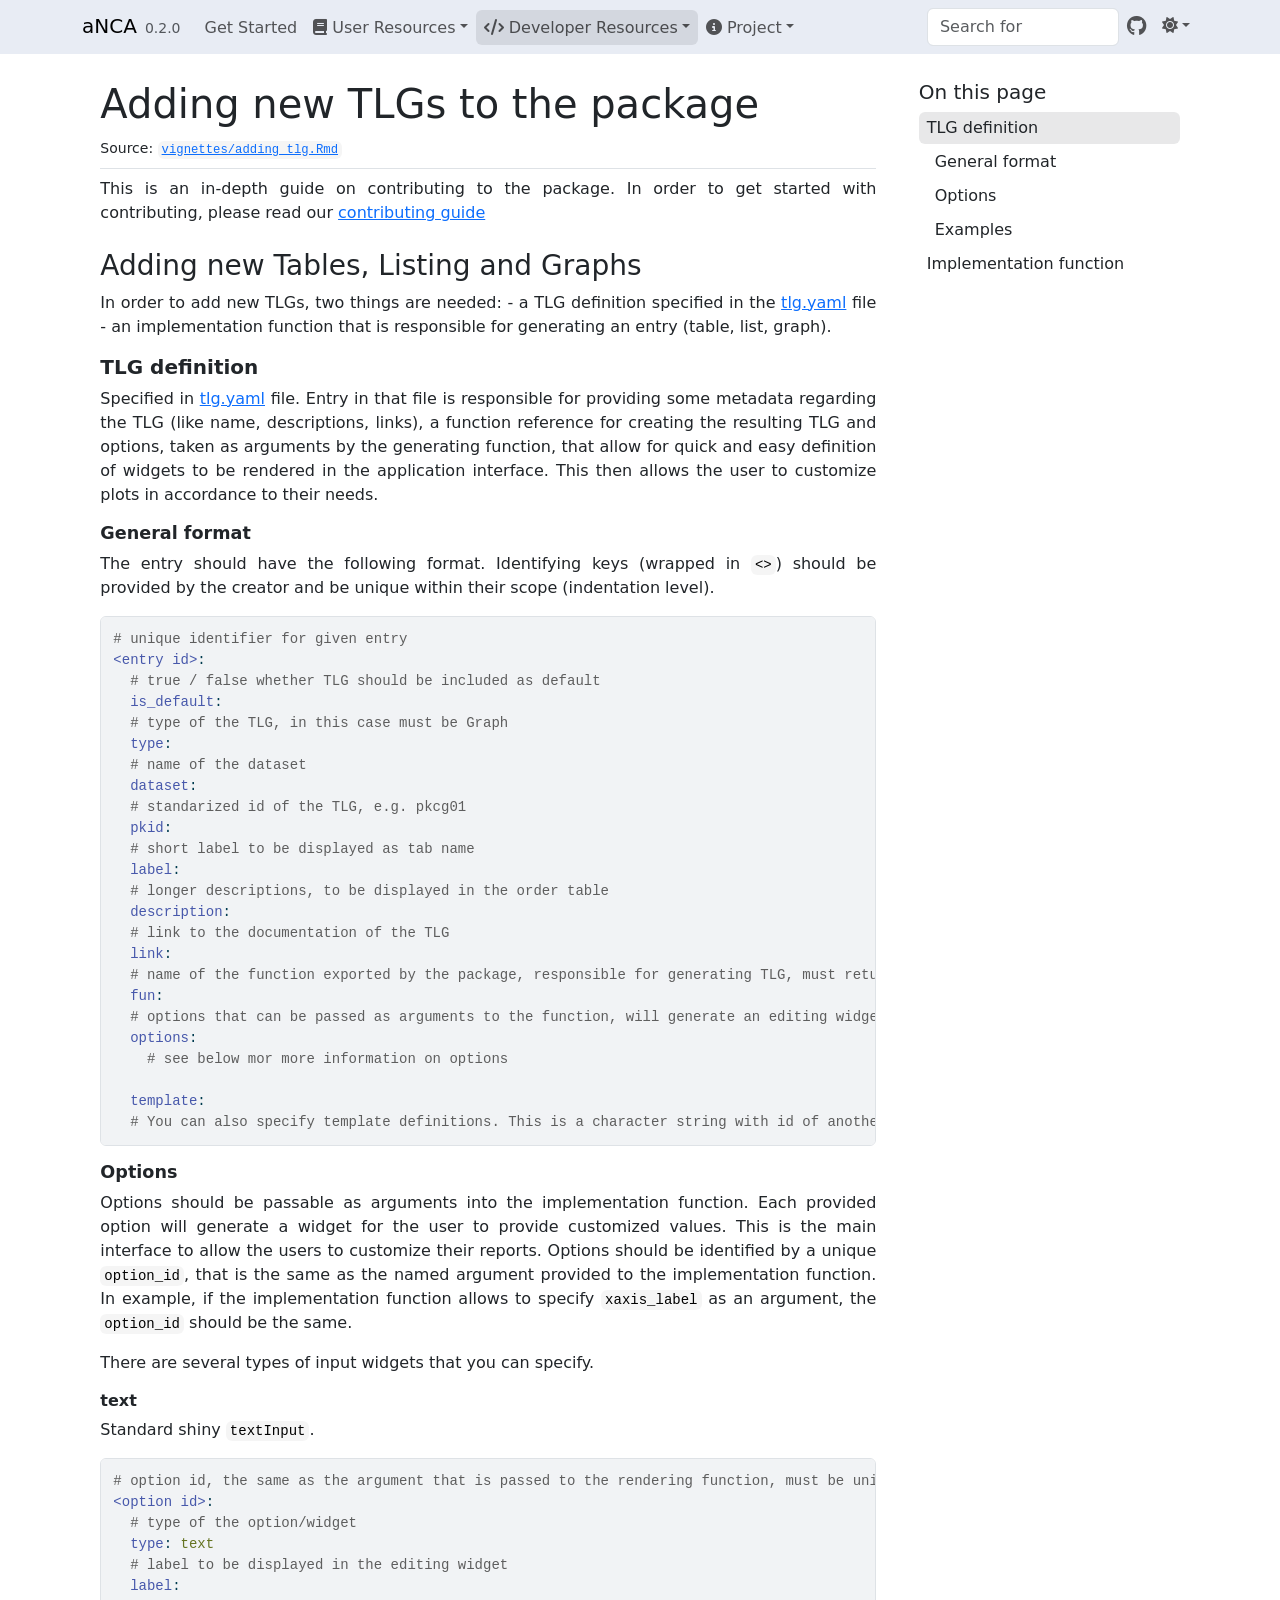
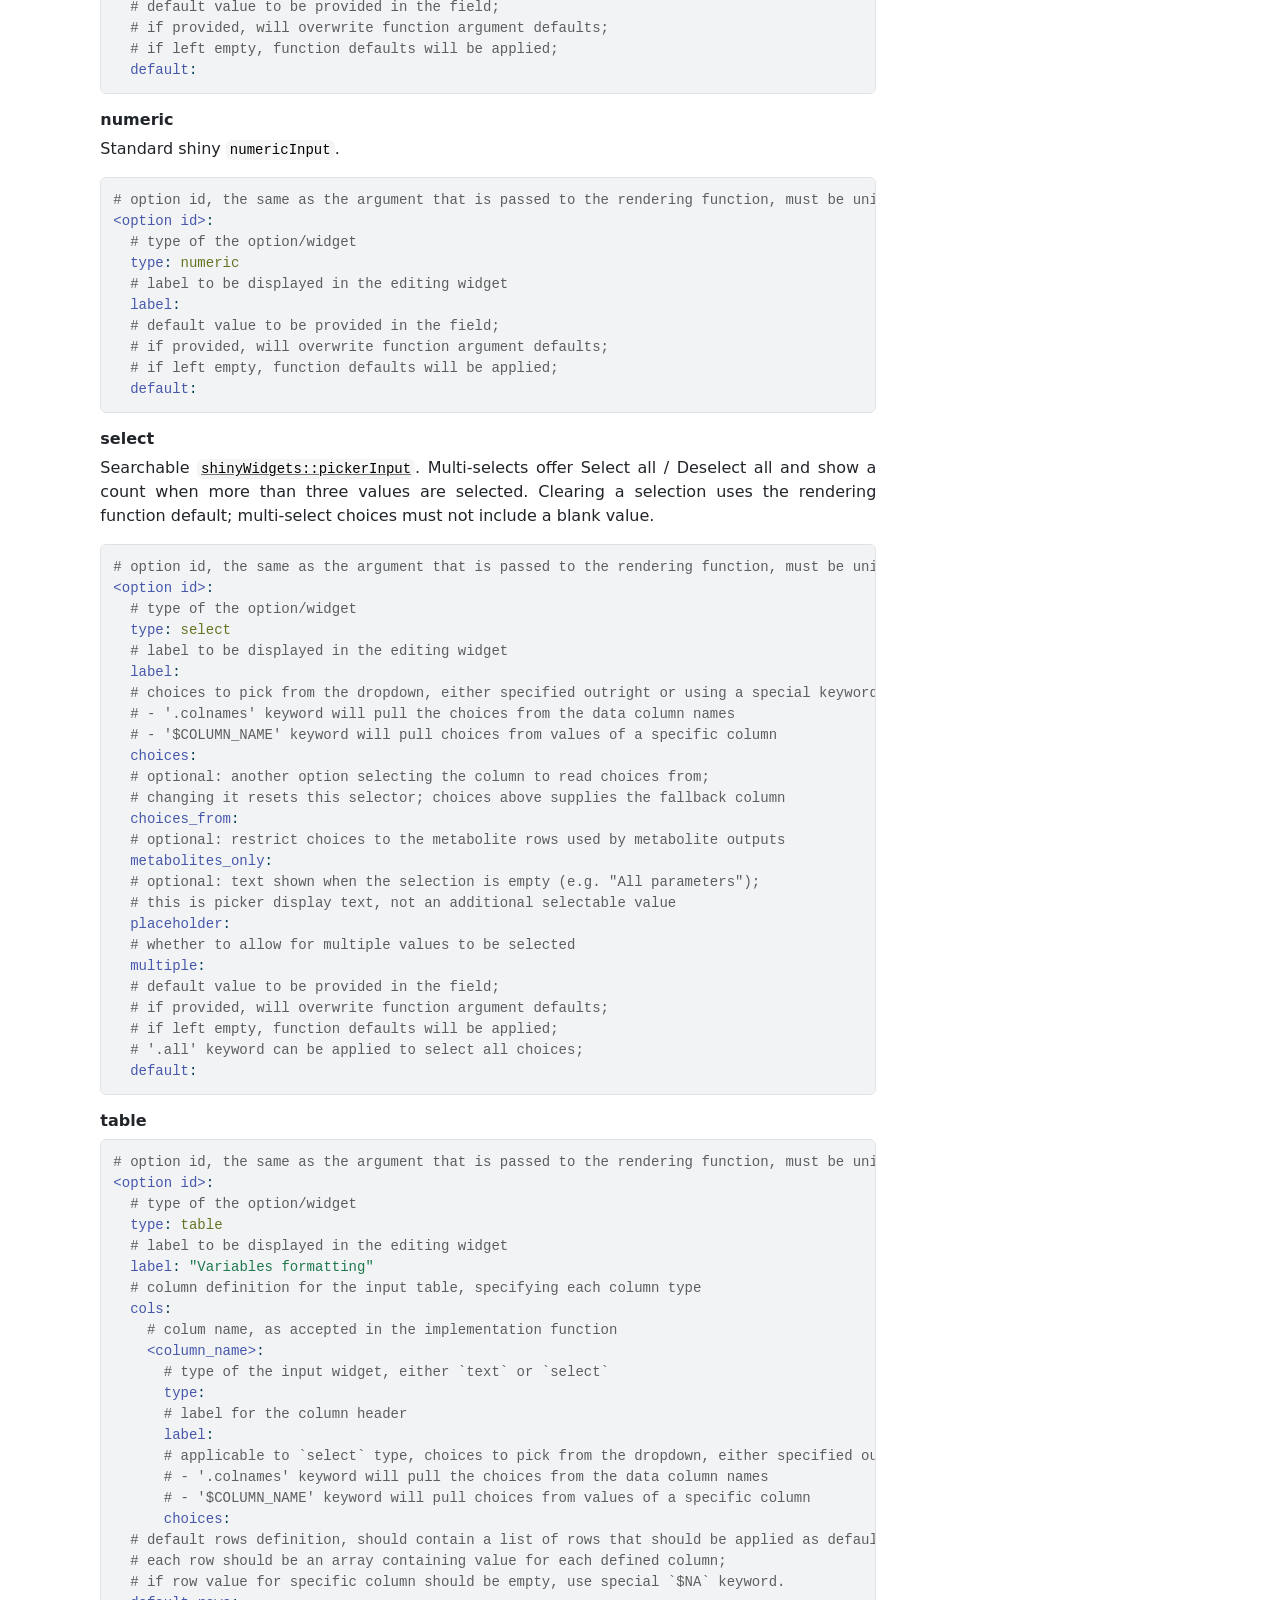
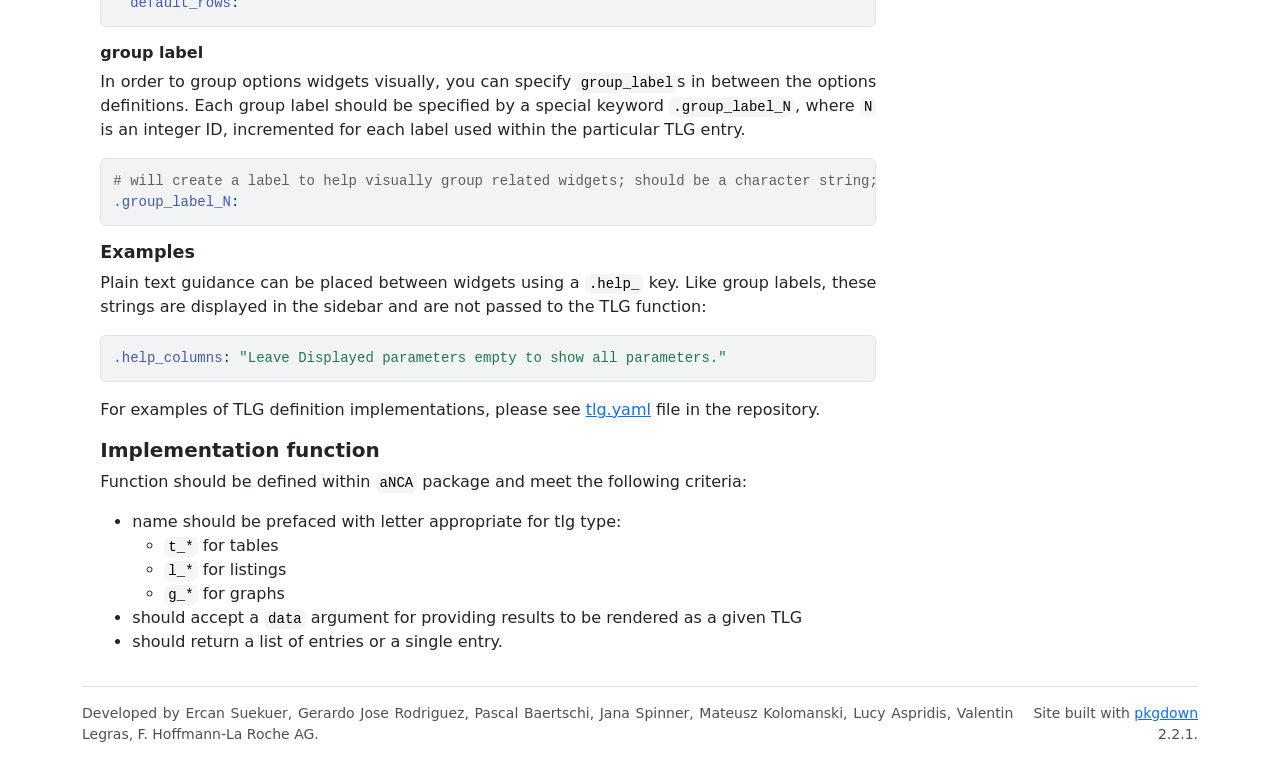
<file: articles/adding_tlg.html>
<!DOCTYPE html>
<!-- Generated by pkgdown: do not edit by hand --><html lang="en-US">
<head>
<meta charset="UTF-8">
<meta http-equiv="X-UA-Compatible" content="IE=edge">
<meta name="viewport" content="width=device-width, initial-scale=1, shrink-to-fit=no">
<title>Adding new TLGs to the package • aNCA</title>
<script src="../lightswitch.js"></script><script src="../deps/jquery-3.6.0/jquery-3.6.0.min.js"></script><meta name="viewport" content="width=device-width, initial-scale=1, shrink-to-fit=no">
<link href="../deps/bootstrap-5.3.8/bootstrap.min.css" rel="stylesheet">
<script src="../deps/bootstrap-5.3.8/bootstrap.bundle.min.js"></script><link href="../deps/font-awesome-6.5.2/css/all.min.css" rel="stylesheet">
<link href="../deps/font-awesome-6.5.2/css/v4-shims.min.css" rel="stylesheet">
<script src="../deps/headroom-0.11.0/headroom.min.js"></script><script src="../deps/headroom-0.11.0/jQuery.headroom.min.js"></script><script src="../deps/bootstrap-toc-1.0.1/bootstrap-toc.min.js"></script><script src="../deps/clipboard.js-2.0.11/clipboard.min.js"></script><script src="../deps/search-1.0.0/autocomplete.jquery.min.js"></script><script src="../deps/search-1.0.0/fuse.min.js"></script><script src="../deps/search-1.0.0/mark.min.js"></script><!-- pkgdown --><script src="../pkgdown.js"></script><link href="../extra.css" rel="stylesheet">
<meta property="og:title" content="Adding new TLGs to the package">
<meta name="description" content="Learn how to add a new TLG to the package.
">
<meta property="og:description" content="Learn how to add a new TLG to the package.
">
</head>
<body>
    <a href="#main" class="visually-hidden-focusable">Skip to contents</a>


    <nav class="navbar navbar-expand-lg fixed-top " aria-label="Site navigation"><div class="container">

    <a class="navbar-brand me-2" href="../index.html">aNCA</a>

    <small class="nav-text text-muted me-auto" data-bs-toggle="tooltip" data-bs-placement="bottom" title="">0.2.0</small>


    <button class="navbar-toggler" type="button" data-bs-toggle="collapse" data-bs-target="#navbar" aria-controls="navbar" aria-expanded="false" aria-label="Toggle navigation">
      <span class="navbar-toggler-icon"></span>
    </button>

    <div id="navbar" class="collapse navbar-collapse ms-3">
      <ul class="navbar-nav me-auto">
<li class="nav-item"><a class="nav-link" href="../articles/aNCA.html">Get Started</a></li>
<li class="nav-item dropdown">
  <button class="nav-link dropdown-toggle" type="button" id="dropdown-user-resources" data-bs-toggle="dropdown" aria-expanded="false" aria-haspopup="true"><span class="fa fa-book"></span> User Resources</button>
  <ul class="dropdown-menu" aria-labelledby="dropdown-user-resources">
<li><a class="dropdown-item" href="../articles/manual.html">Manual</a></li>
    <li><a class="dropdown-item" href="../articles/example_r_script.html">R Script Walkthrough</a></li>
    <li><a class="dropdown-item" href="../articles/ratio-calculations.html">Ratio Calculations</a></li>
    <li><a class="dropdown-item" href="../articles/background.html">NCA Concepts</a></li>
    <li><a class="dropdown-item" href="../articles/FAQs.html">FAQs</a></li>
  </ul>
</li>
<li class="active nav-item dropdown">
  <button class="nav-link dropdown-toggle" type="button" id="dropdown-developer-resources" data-bs-toggle="dropdown" aria-expanded="false" aria-haspopup="true"><span class="fa fa-code"></span> Developer Resources</button>
  <ul class="dropdown-menu" aria-labelledby="dropdown-developer-resources">
<li><a class="dropdown-item" href="../articles/contributing.html">Contributing</a></li>
    <li><a class="dropdown-item" href="../articles/adding_tlg.html">Adding TLGs</a></li>
    <li><a class="dropdown-item" href="../articles/design.html">Design &amp; Architecture</a></li>
    <li><a class="dropdown-item" href="../reference/index.html">Functions manual</a></li>
  </ul>
</li>
<li class="nav-item dropdown">
  <button class="nav-link dropdown-toggle" type="button" id="dropdown-project" data-bs-toggle="dropdown" aria-expanded="false" aria-haspopup="true"><span class="fa fa-info-circle"></span> Project</button>
  <ul class="dropdown-menu" aria-labelledby="dropdown-project">
<li><a class="dropdown-item" href="../articles/governance.html">Governance</a></li>
    <li><a class="dropdown-item" href="../articles/roadmap.html">Roadmap</a></li>
    <li><a class="dropdown-item" href="../articles/validations.html">Validation Plan</a></li>
    <li><a class="dropdown-item" href="../news/index.html">News &amp; Releases</a></li>
  </ul>
</li>
      </ul>
<ul class="navbar-nav">
<li class="nav-item"><form class="form-inline" role="search">
 <input class="form-control" type="search" name="search-input" id="search-input" autocomplete="off" aria-label="Search site" placeholder="Search for" data-search-index="../search.json">
</form></li>
<li class="nav-item"><a class="external-link nav-link" href="https://github.com/pharmaverse/aNCA/" aria-label="GitHub"><span class="fa fab fa-github fa-lg"></span></a></li>
<li class="nav-item dropdown">
  <button class="nav-link dropdown-toggle" type="button" id="dropdown-lightswitch" data-bs-toggle="dropdown" aria-expanded="false" aria-haspopup="true" aria-label="Light switch"><span class="fa fa-sun"></span></button>
  <ul class="dropdown-menu dropdown-menu-end" aria-labelledby="dropdown-lightswitch">
<li><button class="dropdown-item" data-bs-theme-value="light"><span class="fa fa-sun"></span> Light</button></li>
    <li><button class="dropdown-item" data-bs-theme-value="dark"><span class="fa fa-moon"></span> Dark</button></li>
    <li><button class="dropdown-item" data-bs-theme-value="auto"><span class="fa fa-adjust"></span> Auto</button></li>
  </ul>
</li>
      </ul>
</div>


  </div>
</nav><div class="container template-article">




<div class="row">
  <main id="main" class="col-md-9"><div class="page-header">

      <h1>Adding new TLGs to the package</h1>
            
      
      <small class="dont-index">Source: <a href="https://github.com/pharmaverse/aNCA/blob/main/vignettes/adding_tlg.Rmd" class="external-link"><code>vignettes/adding_tlg.Rmd</code></a></small>
      <div class="d-none name"><code>adding_tlg.Rmd</code></div>
    </div>

    
    
<p>This is an in-depth guide on contributing to the package. In order to
get started with contributing, please read our <a href="https://pharmaverse.github.io/aNCA/CONTRIBUTING.html">contributing
guide</a></p>
<div class="section level2">
<h2 id="adding-new-tables-listing-and-graphs">Adding new Tables, Listing and Graphs<a class="anchor" aria-label="anchor" href="#adding-new-tables-listing-and-graphs"></a>
</h2>
<p>In order to add new TLGs, two things are needed: - a TLG definition
specified in the <a href="https://github.com/pharmaverse/aNCA/blob/main/inst/shiny/tlg.yaml" class="external-link">tlg.yaml</a>
file - an implementation function that is responsible for generating an
entry (table, list, graph).</p>
<div class="section level3">
<h3 id="tlg-definition">TLG definition<a class="anchor" aria-label="anchor" href="#tlg-definition"></a>
</h3>
<p>Specified in <a href="https://github.com/pharmaverse/aNCA/blob/main/inst/shiny/tlg.yaml" class="external-link">tlg.yaml</a>
file. Entry in that file is responsible for providing some metadata
regarding the TLG (like name, descriptions, links), a function reference
for creating the resulting TLG and options, taken as arguments by the
generating function, that allow for quick and easy definition of widgets
to be rendered in the application interface. This then allows the user
to customize plots in accordance to their needs.</p>
<div class="section level4">
<h4 id="general-format">General format<a class="anchor" aria-label="anchor" href="#general-format"></a>
</h4>
<p>The entry should have the following format. Identifying keys (wrapped
in <code>&lt;&gt;</code>) should be provided by the creator and be
unique within their scope (indentation level).</p>
<div class="sourceCode" id="cb1"><pre class="sourceCode yaml"><code class="sourceCode yaml"><span id="cb1-1"><a href="#cb1-1" tabindex="-1"></a><span class="co"># unique identifier for given entry</span></span>
<span id="cb1-2"><a href="#cb1-2" tabindex="-1"></a><span class="fu">&lt;entry id&gt;</span><span class="kw">:</span></span>
<span id="cb1-3"><a href="#cb1-3" tabindex="-1"></a><span class="co">  # true / false whether TLG should be included as default</span></span>
<span id="cb1-4"><a href="#cb1-4" tabindex="-1"></a><span class="at">  </span><span class="fu">is_default</span><span class="kw">:</span></span>
<span id="cb1-5"><a href="#cb1-5" tabindex="-1"></a><span class="co">  # type of the TLG, in this case must be Graph</span></span>
<span id="cb1-6"><a href="#cb1-6" tabindex="-1"></a><span class="at">  </span><span class="fu">type</span><span class="kw">:</span></span>
<span id="cb1-7"><a href="#cb1-7" tabindex="-1"></a><span class="co">  # name of the dataset</span></span>
<span id="cb1-8"><a href="#cb1-8" tabindex="-1"></a><span class="at">  </span><span class="fu">dataset</span><span class="kw">:</span></span>
<span id="cb1-9"><a href="#cb1-9" tabindex="-1"></a><span class="co">  # standarized id of the TLG, e.g. pkcg01     </span></span>
<span id="cb1-10"><a href="#cb1-10" tabindex="-1"></a><span class="at">  </span><span class="fu">pkid</span><span class="kw">:</span></span>
<span id="cb1-11"><a href="#cb1-11" tabindex="-1"></a><span class="co">  # short label to be displayed as tab name</span></span>
<span id="cb1-12"><a href="#cb1-12" tabindex="-1"></a><span class="at">  </span><span class="fu">label</span><span class="kw">:</span></span>
<span id="cb1-13"><a href="#cb1-13" tabindex="-1"></a><span class="co">  # longer descriptions, to be displayed in the order table</span></span>
<span id="cb1-14"><a href="#cb1-14" tabindex="-1"></a><span class="at">  </span><span class="fu">description</span><span class="kw">:</span></span>
<span id="cb1-15"><a href="#cb1-15" tabindex="-1"></a><span class="co">  # link to the documentation of the TLG</span></span>
<span id="cb1-16"><a href="#cb1-16" tabindex="-1"></a><span class="at">  </span><span class="fu">link</span><span class="kw">:</span></span>
<span id="cb1-17"><a href="#cb1-17" tabindex="-1"></a><span class="co">  # name of the function exported by the package, responsible for generating TLG, must return a list of plots to be displayed</span></span>
<span id="cb1-18"><a href="#cb1-18" tabindex="-1"></a><span class="at">  </span><span class="fu">fun</span><span class="kw">:</span></span>
<span id="cb1-19"><a href="#cb1-19" tabindex="-1"></a><span class="co">  # options that can be passed as arguments to the function, will generate an editing widget on the TLG page</span></span>
<span id="cb1-20"><a href="#cb1-20" tabindex="-1"></a><span class="at">  </span><span class="fu">options</span><span class="kw">:</span></span>
<span id="cb1-21"><a href="#cb1-21" tabindex="-1"></a><span class="co">    # see below mor more information on options</span></span>
<span id="cb1-22"><a href="#cb1-22" tabindex="-1"></a><span class="at">    </span></span>
<span id="cb1-23"><a href="#cb1-23" tabindex="-1"></a><span class="at">  </span><span class="fu">template</span><span class="kw">:</span></span>
<span id="cb1-24"><a href="#cb1-24" tabindex="-1"></a><span class="co">  # You can also specify template definitions. This is a character string with id of another TLG definition. All options will be copied over from template id. Any provided parameters will be a) overwritten if existing in the template or b) added as new.</span></span></code></pre></div>
</div>
<div class="section level4">
<h4 id="options">Options<a class="anchor" aria-label="anchor" href="#options"></a>
</h4>
<p>Options should be passable as arguments into the implementation
function. Each provided option will generate a widget for the user to
provide customized values. This is the main interface to allow the users
to customize their reports. Options should be identified by a unique
<code>option_id</code>, that is the same as the named argument provided
to the implementation function. In example, if the implementation
function allows to specify <code>xaxis_label</code> as an argument, the
<code>option_id</code> should be the same.</p>
<p>There are several types of input widgets that you can specify.</p>
<div class="section level5">
<h5 id="text">text<a class="anchor" aria-label="anchor" href="#text"></a>
</h5>
<p>Standard shiny <code>textInput</code>.</p>
<div class="sourceCode" id="cb2"><pre class="sourceCode yaml"><code class="sourceCode yaml"><span id="cb2-1"><a href="#cb2-1" tabindex="-1"></a><span class="co"># option id, the same as the argument that is passed to the rendering function, must be unique in the scope of the TLG entry</span></span>
<span id="cb2-2"><a href="#cb2-2" tabindex="-1"></a><span class="fu">&lt;option id&gt;</span><span class="kw">:</span></span>
<span id="cb2-3"><a href="#cb2-3" tabindex="-1"></a><span class="co">  # type of the option/widget</span></span>
<span id="cb2-4"><a href="#cb2-4" tabindex="-1"></a><span class="at">  </span><span class="fu">type</span><span class="kw">:</span><span class="at"> text</span></span>
<span id="cb2-5"><a href="#cb2-5" tabindex="-1"></a><span class="co">  # label to be displayed in the editing widget</span></span>
<span id="cb2-6"><a href="#cb2-6" tabindex="-1"></a><span class="at">  </span><span class="fu">label</span><span class="kw">:</span></span>
<span id="cb2-7"><a href="#cb2-7" tabindex="-1"></a><span class="co">  # default value to be provided in the field;</span></span>
<span id="cb2-8"><a href="#cb2-8" tabindex="-1"></a><span class="co">  # if provided, will overwrite function argument defaults;</span></span>
<span id="cb2-9"><a href="#cb2-9" tabindex="-1"></a><span class="co">  # if left empty, function defaults will be applied;</span></span>
<span id="cb2-10"><a href="#cb2-10" tabindex="-1"></a><span class="at">  </span><span class="fu">default</span><span class="kw">:</span><span class="at"> </span></span></code></pre></div>
</div>
<div class="section level5">
<h5 id="numeric">numeric<a class="anchor" aria-label="anchor" href="#numeric"></a>
</h5>
<p>Standard shiny <code>numericInput</code>.</p>
<div class="sourceCode" id="cb3"><pre class="sourceCode yaml"><code class="sourceCode yaml"><span id="cb3-1"><a href="#cb3-1" tabindex="-1"></a><span class="co"># option id, the same as the argument that is passed to the rendering function, must be unique in the scope of the TLG entry</span></span>
<span id="cb3-2"><a href="#cb3-2" tabindex="-1"></a><span class="fu">&lt;option id&gt;</span><span class="kw">:</span></span>
<span id="cb3-3"><a href="#cb3-3" tabindex="-1"></a><span class="co">  # type of the option/widget</span></span>
<span id="cb3-4"><a href="#cb3-4" tabindex="-1"></a><span class="at">  </span><span class="fu">type</span><span class="kw">:</span><span class="at"> numeric</span></span>
<span id="cb3-5"><a href="#cb3-5" tabindex="-1"></a><span class="co">  # label to be displayed in the editing widget</span></span>
<span id="cb3-6"><a href="#cb3-6" tabindex="-1"></a><span class="at">  </span><span class="fu">label</span><span class="kw">:</span></span>
<span id="cb3-7"><a href="#cb3-7" tabindex="-1"></a><span class="co">  # default value to be provided in the field;</span></span>
<span id="cb3-8"><a href="#cb3-8" tabindex="-1"></a><span class="co">  # if provided, will overwrite function argument defaults;</span></span>
<span id="cb3-9"><a href="#cb3-9" tabindex="-1"></a><span class="co">  # if left empty, function defaults will be applied;</span></span>
<span id="cb3-10"><a href="#cb3-10" tabindex="-1"></a><span class="at">  </span><span class="fu">default</span><span class="kw">:</span><span class="at"> </span></span></code></pre></div>
</div>
<div class="section level5">
<h5 id="select">select<a class="anchor" aria-label="anchor" href="#select"></a>
</h5>
<p>Searchable <code><a href="https://dreamrs.github.io/shinyWidgets/reference/pickerInput.html" class="external-link">shinyWidgets::pickerInput</a></code>. Multi-selects
offer Select all / Deselect all and show a count when more than three
values are selected. Clearing a selection uses the rendering function
default; multi-select choices must not include a blank value.</p>
<div class="sourceCode" id="cb4"><pre class="sourceCode yaml"><code class="sourceCode yaml"><span id="cb4-1"><a href="#cb4-1" tabindex="-1"></a><span class="co"># option id, the same as the argument that is passed to the rendering function, must be unique in the scope of the TLG entry</span></span>
<span id="cb4-2"><a href="#cb4-2" tabindex="-1"></a><span class="fu">&lt;option id&gt;</span><span class="kw">:</span></span>
<span id="cb4-3"><a href="#cb4-3" tabindex="-1"></a><span class="co">  # type of the option/widget</span></span>
<span id="cb4-4"><a href="#cb4-4" tabindex="-1"></a><span class="at">  </span><span class="fu">type</span><span class="kw">:</span><span class="at"> select</span></span>
<span id="cb4-5"><a href="#cb4-5" tabindex="-1"></a><span class="co">  # label to be displayed in the editing widget</span></span>
<span id="cb4-6"><a href="#cb4-6" tabindex="-1"></a><span class="at">  </span><span class="fu">label</span><span class="kw">:</span></span>
<span id="cb4-7"><a href="#cb4-7" tabindex="-1"></a><span class="co">  # choices to pick from the dropdown, either specified outright or using a special keyword:</span></span>
<span id="cb4-8"><a href="#cb4-8" tabindex="-1"></a><span class="co">  # - '.colnames' keyword will pull the choices from the data column names</span></span>
<span id="cb4-9"><a href="#cb4-9" tabindex="-1"></a><span class="co">  # - '$COLUMN_NAME' keyword will pull choices from values of a specific column</span></span>
<span id="cb4-10"><a href="#cb4-10" tabindex="-1"></a><span class="at">  </span><span class="fu">choices</span><span class="kw">:</span></span>
<span id="cb4-11"><a href="#cb4-11" tabindex="-1"></a><span class="co">  # optional: another option selecting the column to read choices from;</span></span>
<span id="cb4-12"><a href="#cb4-12" tabindex="-1"></a><span class="co">  # changing it resets this selector; choices above supplies the fallback column</span></span>
<span id="cb4-13"><a href="#cb4-13" tabindex="-1"></a><span class="at">  </span><span class="fu">choices_from</span><span class="kw">:</span></span>
<span id="cb4-14"><a href="#cb4-14" tabindex="-1"></a><span class="co">  # optional: restrict choices to the metabolite rows used by metabolite outputs</span></span>
<span id="cb4-15"><a href="#cb4-15" tabindex="-1"></a><span class="at">  </span><span class="fu">metabolites_only</span><span class="kw">:</span></span>
<span id="cb4-16"><a href="#cb4-16" tabindex="-1"></a><span class="co">  # optional: text shown when the selection is empty (e.g. "All parameters");</span></span>
<span id="cb4-17"><a href="#cb4-17" tabindex="-1"></a><span class="co">  # this is picker display text, not an additional selectable value</span></span>
<span id="cb4-18"><a href="#cb4-18" tabindex="-1"></a><span class="at">  </span><span class="fu">placeholder</span><span class="kw">:</span></span>
<span id="cb4-19"><a href="#cb4-19" tabindex="-1"></a><span class="co">  # whether to allow for multiple values to be selected  </span></span>
<span id="cb4-20"><a href="#cb4-20" tabindex="-1"></a><span class="at">  </span><span class="fu">multiple</span><span class="kw">:</span></span>
<span id="cb4-21"><a href="#cb4-21" tabindex="-1"></a><span class="co">  # default value to be provided in the field;</span></span>
<span id="cb4-22"><a href="#cb4-22" tabindex="-1"></a><span class="co">  # if provided, will overwrite function argument defaults;</span></span>
<span id="cb4-23"><a href="#cb4-23" tabindex="-1"></a><span class="co">  # if left empty, function defaults will be applied;</span></span>
<span id="cb4-24"><a href="#cb4-24" tabindex="-1"></a><span class="co">  # '.all' keyword can be applied to select all choices;</span></span>
<span id="cb4-25"><a href="#cb4-25" tabindex="-1"></a><span class="at">  </span><span class="fu">default</span><span class="kw">:</span><span class="at"> </span></span></code></pre></div>
</div>
<div class="section level5">
<h5 id="table">table<a class="anchor" aria-label="anchor" href="#table"></a>
</h5>
<div class="sourceCode" id="cb5"><pre class="sourceCode yaml"><code class="sourceCode yaml"><span id="cb5-1"><a href="#cb5-1" tabindex="-1"></a><span class="co"># option id, the same as the argument that is passed to the rendering function, must be unique in the scope of the TLG entry</span></span>
<span id="cb5-2"><a href="#cb5-2" tabindex="-1"></a><span class="fu">&lt;option id&gt;</span><span class="kw">:</span></span>
<span id="cb5-3"><a href="#cb5-3" tabindex="-1"></a><span class="co">  # type of the option/widget</span></span>
<span id="cb5-4"><a href="#cb5-4" tabindex="-1"></a><span class="at">  </span><span class="fu">type</span><span class="kw">:</span><span class="at"> table</span></span>
<span id="cb5-5"><a href="#cb5-5" tabindex="-1"></a><span class="co">  # label to be displayed in the editing widget</span></span>
<span id="cb5-6"><a href="#cb5-6" tabindex="-1"></a><span class="at">  </span><span class="fu">label</span><span class="kw">:</span><span class="at"> </span><span class="st">"Variables formatting"</span></span>
<span id="cb5-7"><a href="#cb5-7" tabindex="-1"></a><span class="co">  # column definition for the input table, specifying each column type</span></span>
<span id="cb5-8"><a href="#cb5-8" tabindex="-1"></a><span class="at">  </span><span class="fu">cols</span><span class="kw">:</span></span>
<span id="cb5-9"><a href="#cb5-9" tabindex="-1"></a><span class="co">    # colum name, as accepted in the implementation function</span></span>
<span id="cb5-10"><a href="#cb5-10" tabindex="-1"></a><span class="at">    </span><span class="fu">&lt;column_name&gt;</span><span class="kw">:</span></span>
<span id="cb5-11"><a href="#cb5-11" tabindex="-1"></a><span class="co">      # type of the input widget, either `text` or `select`</span></span>
<span id="cb5-12"><a href="#cb5-12" tabindex="-1"></a><span class="at">      </span><span class="fu">type</span><span class="kw">:</span></span>
<span id="cb5-13"><a href="#cb5-13" tabindex="-1"></a><span class="co">      # label for the column header</span></span>
<span id="cb5-14"><a href="#cb5-14" tabindex="-1"></a><span class="at">      </span><span class="fu">label</span><span class="kw">:</span></span>
<span id="cb5-15"><a href="#cb5-15" tabindex="-1"></a><span class="co">      # applicable to `select` type, choices to pick from the dropdown, either specified outright or using a special keyword:</span></span>
<span id="cb5-16"><a href="#cb5-16" tabindex="-1"></a><span class="co">      # - '.colnames' keyword will pull the choices from the data column names</span></span>
<span id="cb5-17"><a href="#cb5-17" tabindex="-1"></a><span class="co">      # - '$COLUMN_NAME' keyword will pull choices from values of a specific column</span></span>
<span id="cb5-18"><a href="#cb5-18" tabindex="-1"></a><span class="at">      </span><span class="fu">choices</span><span class="kw">:</span></span>
<span id="cb5-19"><a href="#cb5-19" tabindex="-1"></a><span class="co">  # default rows definition, should contain a list of rows that should be applied as defaults;</span></span>
<span id="cb5-20"><a href="#cb5-20" tabindex="-1"></a><span class="co">  # each row should be an array containing value for each defined column;</span></span>
<span id="cb5-21"><a href="#cb5-21" tabindex="-1"></a><span class="co">  # if row value for specific column should be empty, use special `$NA` keyword.</span></span>
<span id="cb5-22"><a href="#cb5-22" tabindex="-1"></a><span class="at">  </span><span class="fu">default_rows</span><span class="kw">:</span></span></code></pre></div>
</div>
<div class="section level5">
<h5 id="group-label">group label<a class="anchor" aria-label="anchor" href="#group-label"></a>
</h5>
<p>In order to group options widgets visually, you can specify
<code>group_label</code>s in between the options definitions. Each group
label should be specified by a special keyword
<code>.group_label_N</code>, where <code>N</code> is an integer ID,
incremented for each label used within the particular TLG entry.</p>
<div class="sourceCode" id="cb6"><pre class="sourceCode yaml"><code class="sourceCode yaml"><span id="cb6-1"><a href="#cb6-1" tabindex="-1"></a><span class="co"># will create a label to help visually group related widgets; should be a character string; N should be replaced with an integer to uniquely identify the keyword    </span></span>
<span id="cb6-2"><a href="#cb6-2" tabindex="-1"></a><span class="fu">.group_label_N</span><span class="kw">:</span></span></code></pre></div>
</div>
</div>
<div class="section level4">
<h4 id="examples">Examples<a class="anchor" aria-label="anchor" href="#examples"></a>
</h4>
<p>Plain text guidance can be placed between widgets using a
<code>.help_</code> key. Like group labels, these strings are displayed
in the sidebar and are not passed to the TLG function:</p>
<div class="sourceCode" id="cb7"><pre class="sourceCode yaml"><code class="sourceCode yaml"><span id="cb7-1"><a href="#cb7-1" tabindex="-1"></a><span class="fu">.help_columns</span><span class="kw">:</span><span class="at"> </span><span class="st">"Leave Displayed parameters empty to show all parameters."</span></span></code></pre></div>
<p>For examples of TLG definition implementations, please see <a href="https://github.com/pharmaverse/aNCA/blob/main/inst/shiny/tlg.yaml" class="external-link">tlg.yaml</a>
file in the repository.</p>
</div>
</div>
<div class="section level3">
<h3 id="implementation-function">Implementation function<a class="anchor" aria-label="anchor" href="#implementation-function"></a>
</h3>
<p>Function should be defined within <code>aNCA</code> package and meet
the following criteria:</p>
<ul>
<li>name should be prefaced with letter appropriate for tlg type:
<ul>
<li>
<code>t_*</code> for tables</li>
<li>
<code>l_*</code> for listings</li>
<li>
<code>g_*</code> for graphs</li>
</ul>
</li>
<li>should accept a <code>data</code> argument for providing results to
be rendered as a given TLG</li>
<li>should return a list of entries or a single entry.</li>
</ul>
</div>
</div>
  </main><aside class="col-md-3"><nav id="toc" aria-label="Table of contents"><h2>On this page</h2>
    </nav></aside>
</div>



    <footer><div class="pkgdown-footer-left">
  <p>Developed by Ercan Suekuer, Gerardo Jose Rodriguez, Pascal Baertschi, Jana Spinner, Mateusz Kolomanski, Lucy Aspridis, Valentin Legras, F. Hoffmann-La Roche AG.</p>
</div>

<div class="pkgdown-footer-right">
  <p>Site built with <a href="https://pkgdown.r-lib.org/" class="external-link">pkgdown</a> 2.2.1.</p>
</div>

    </footer>
</div>





  </body>
</html>
</file>
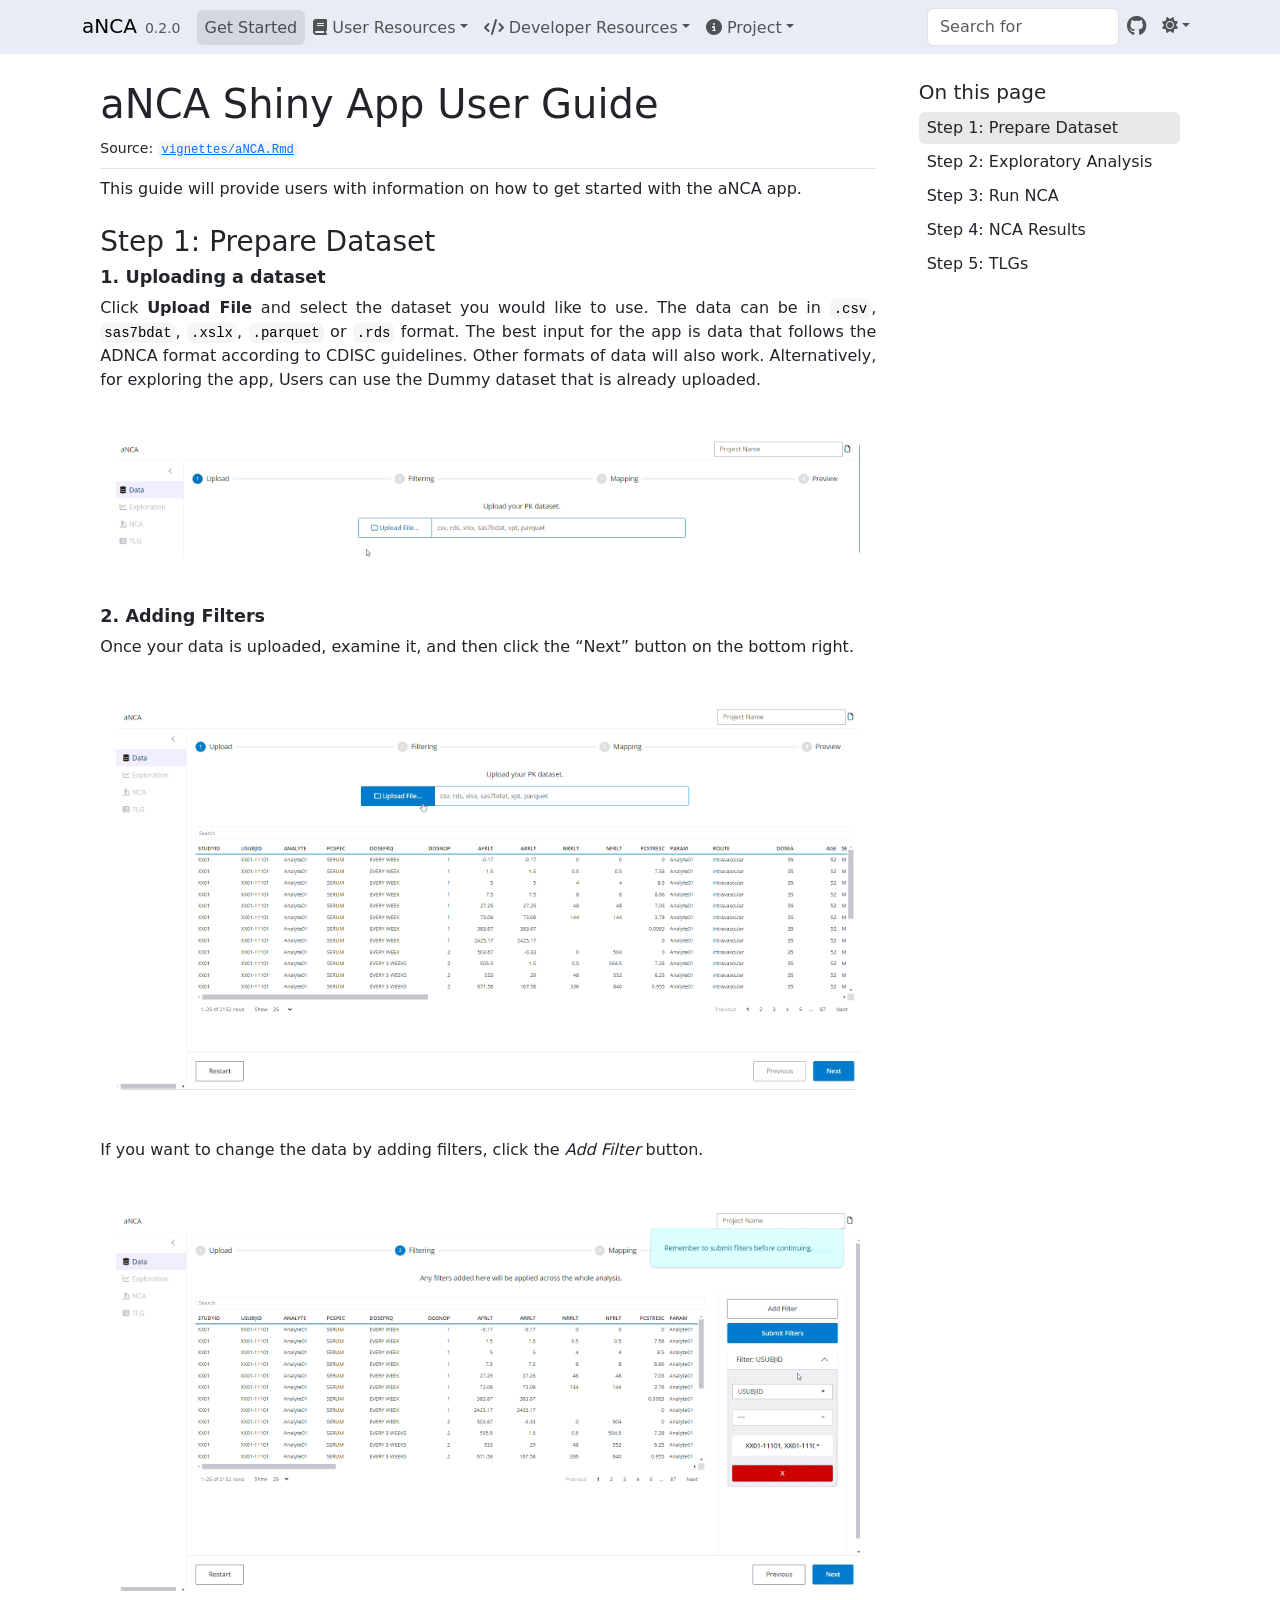
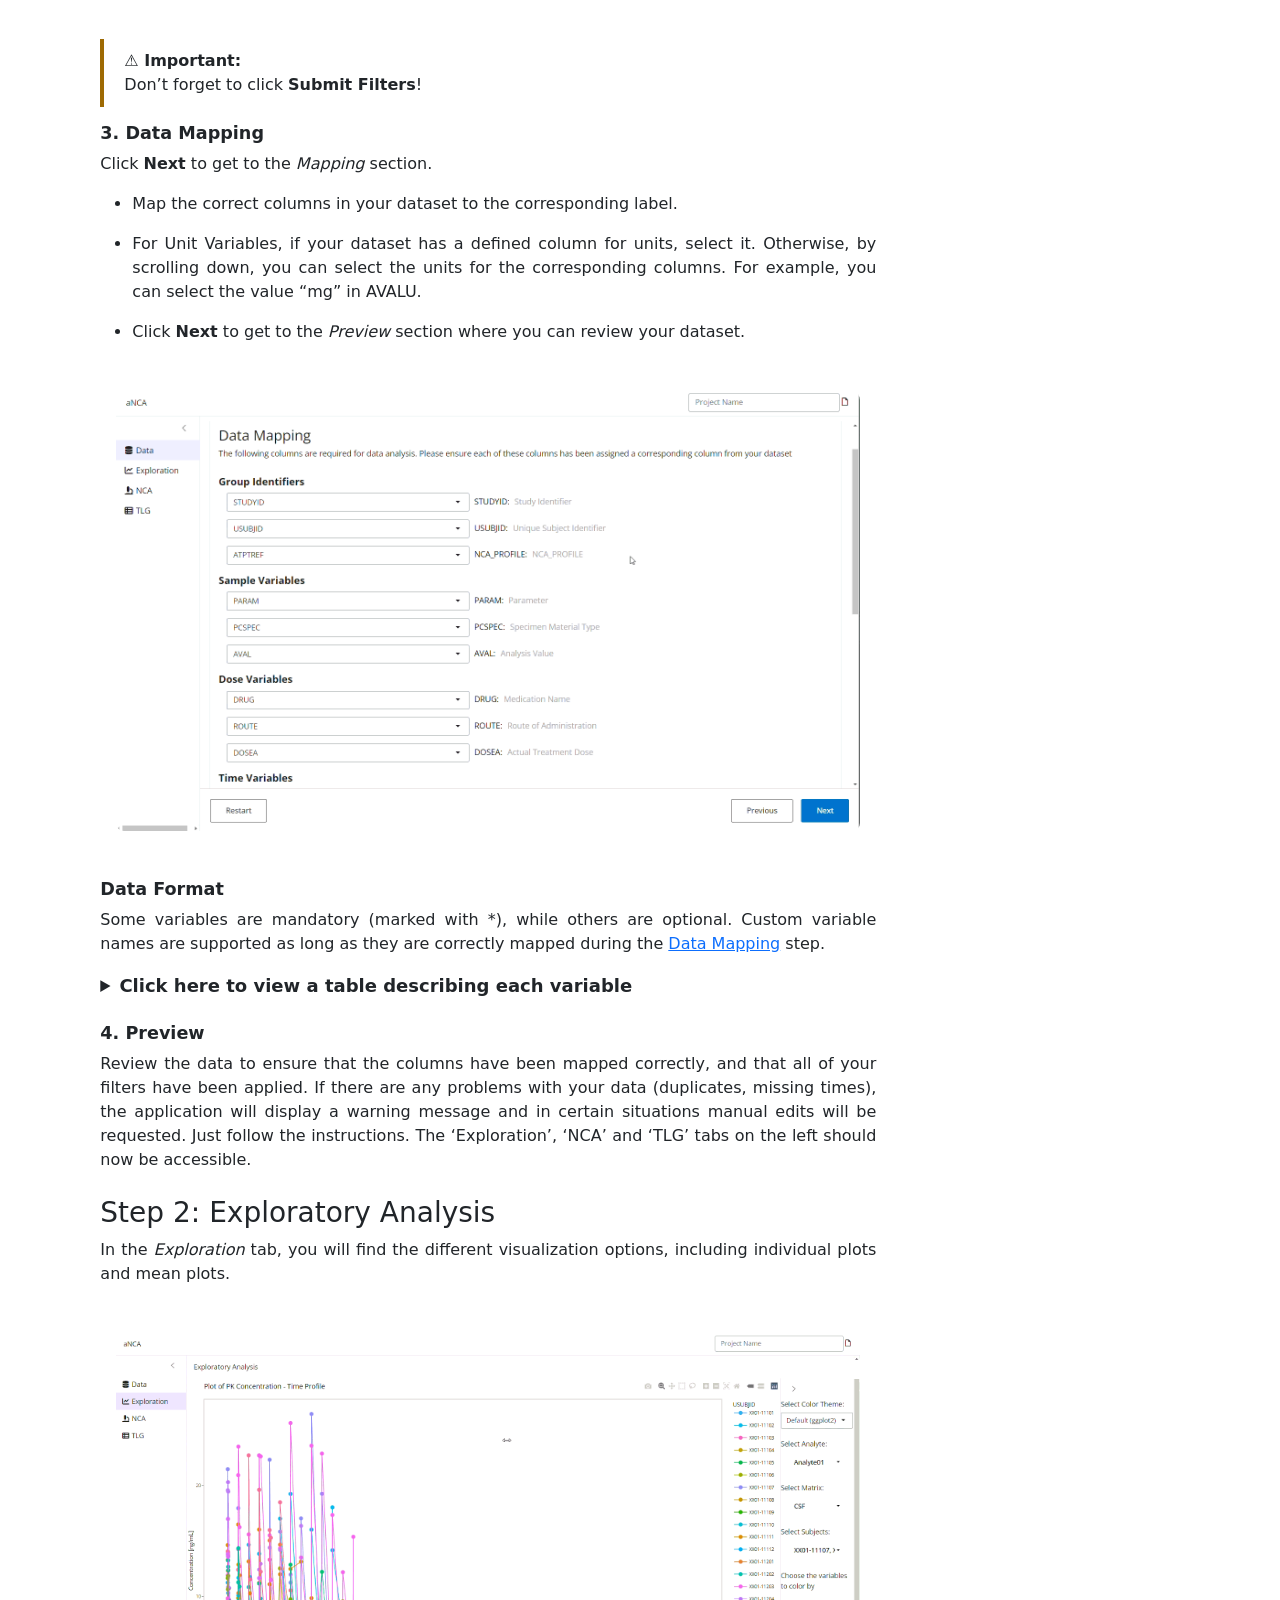
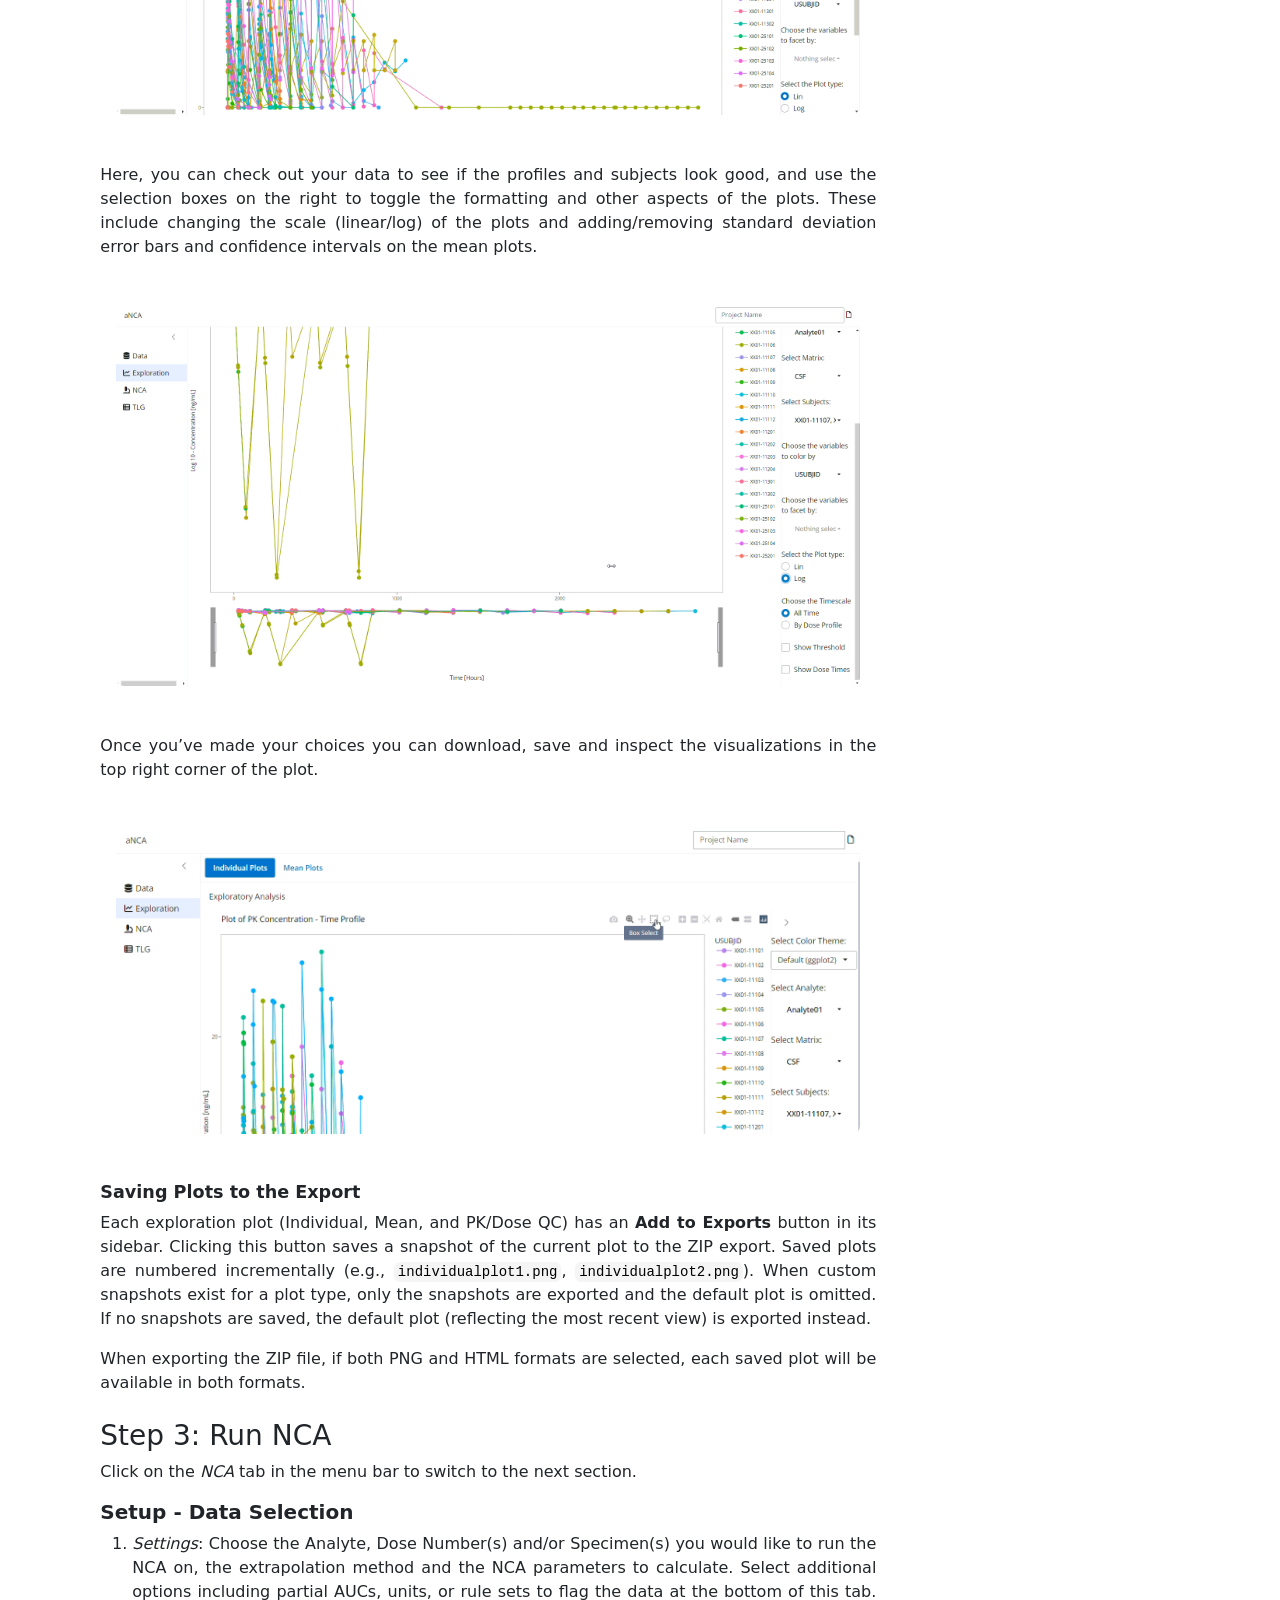
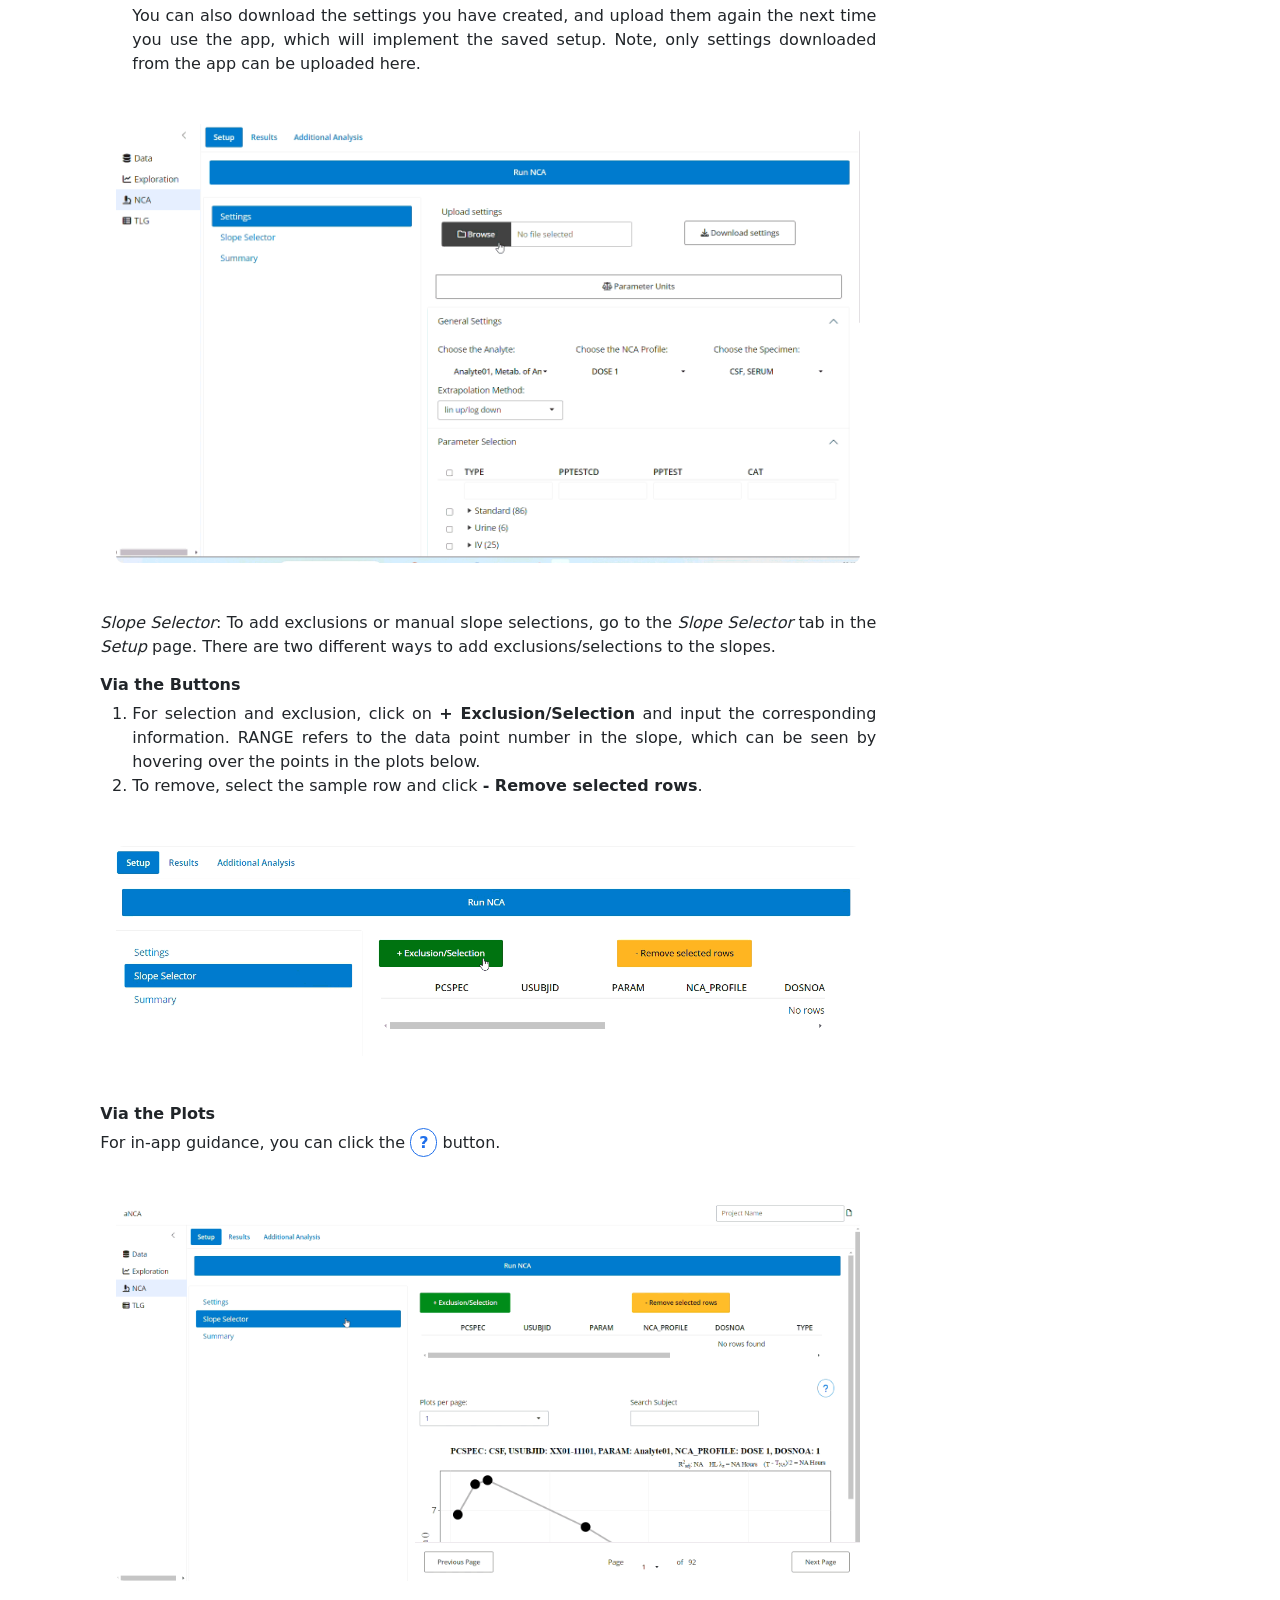
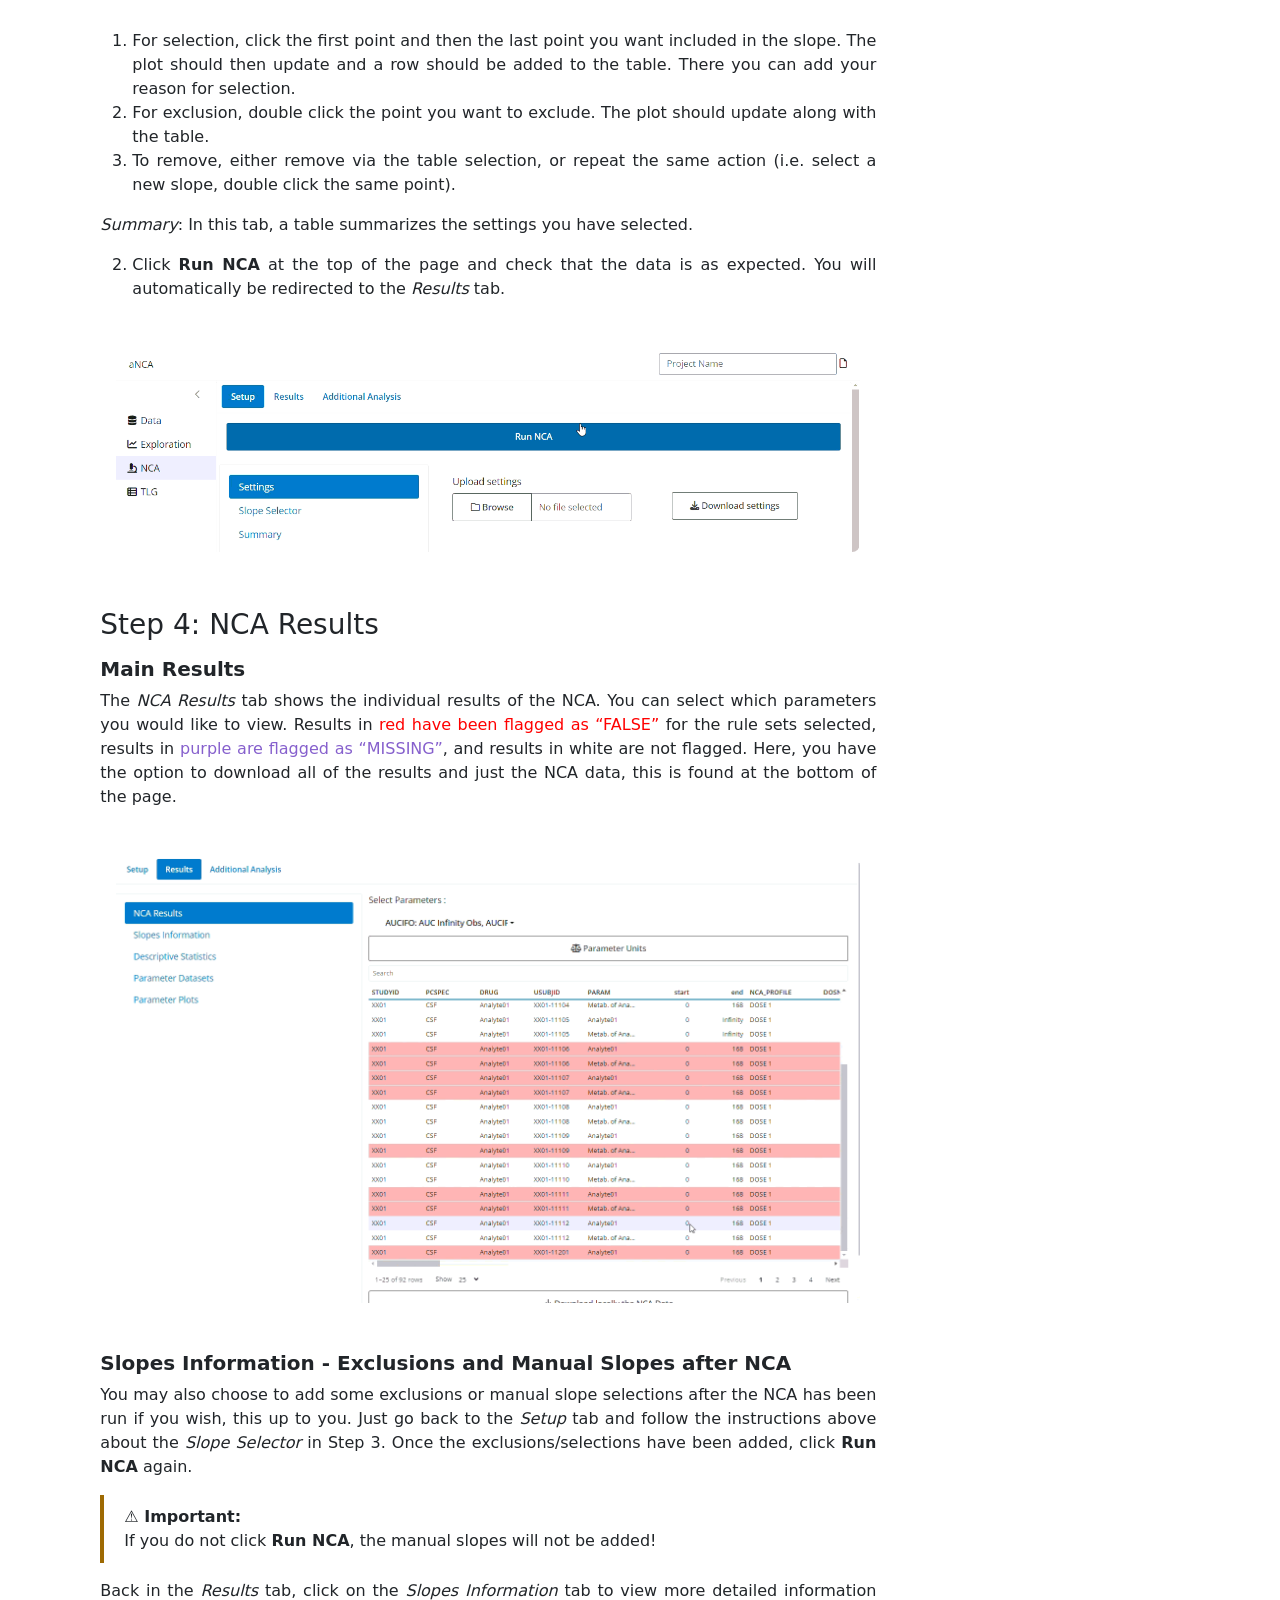
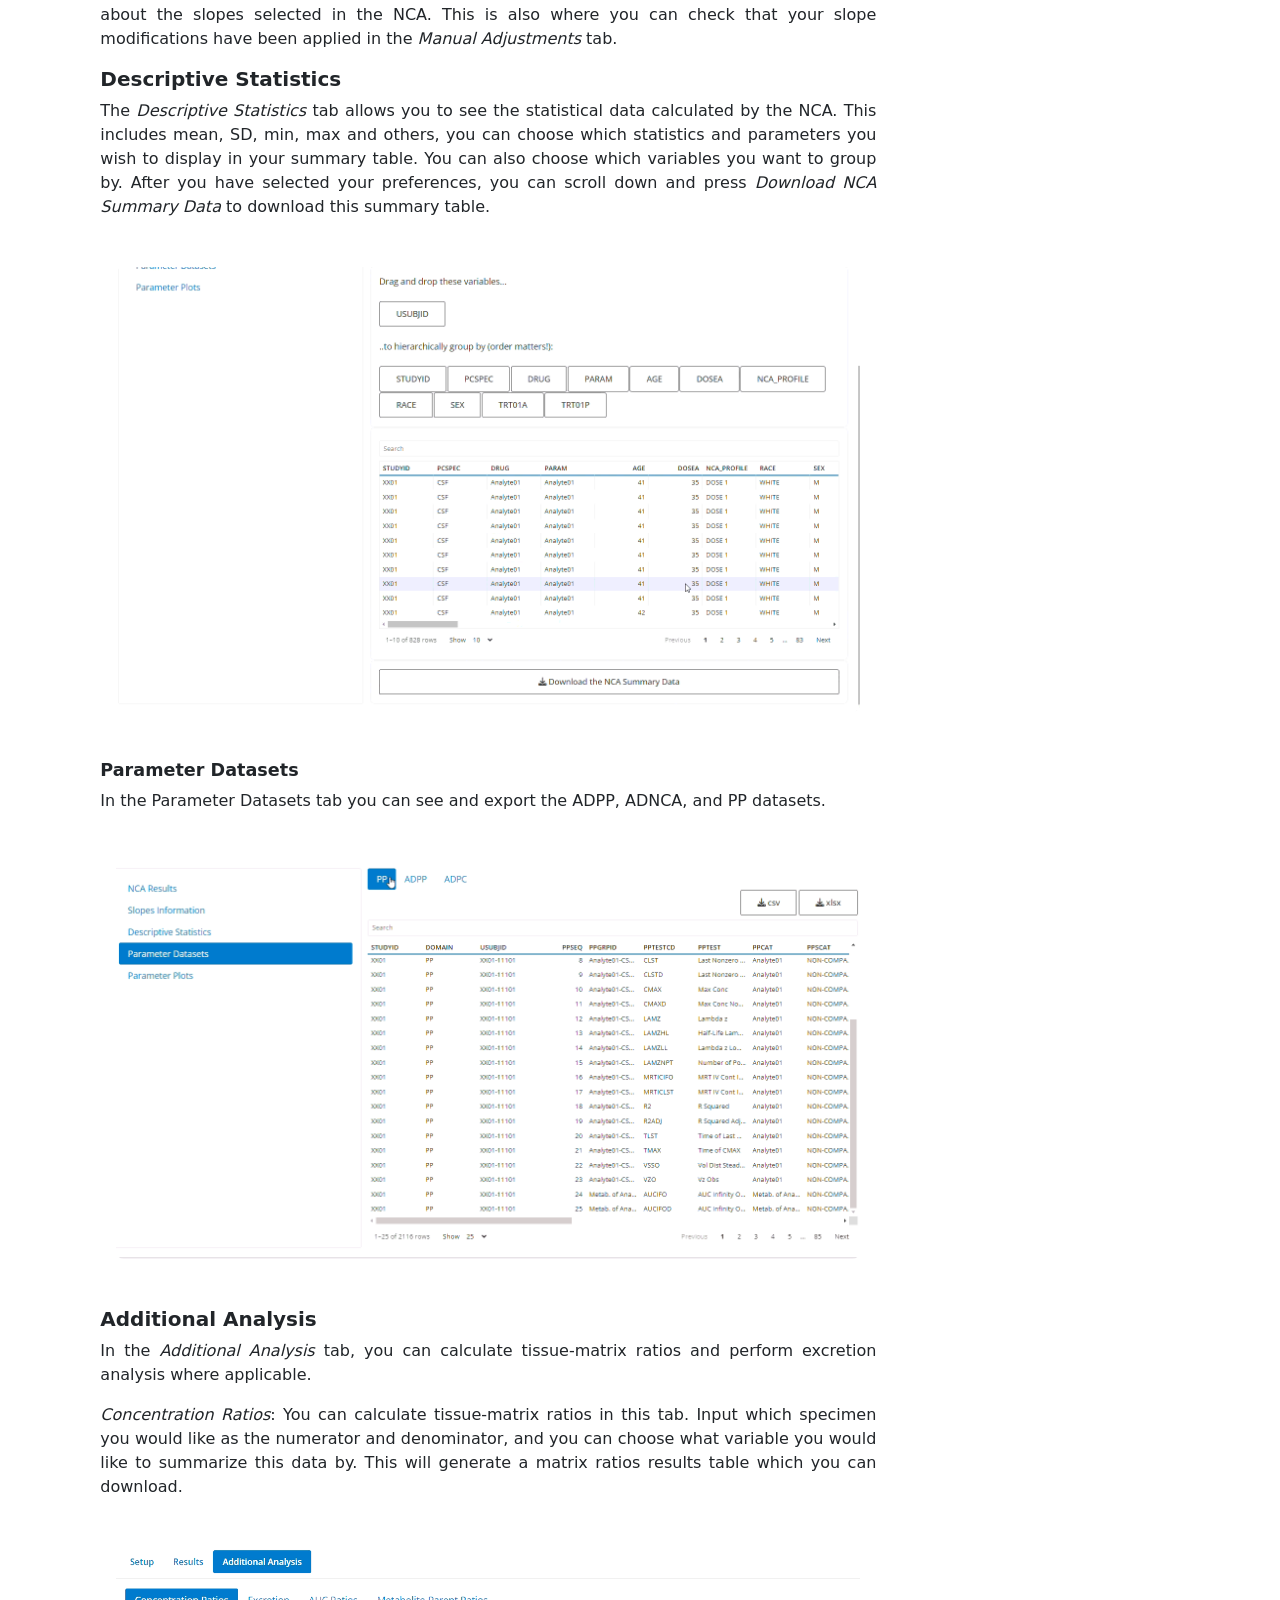
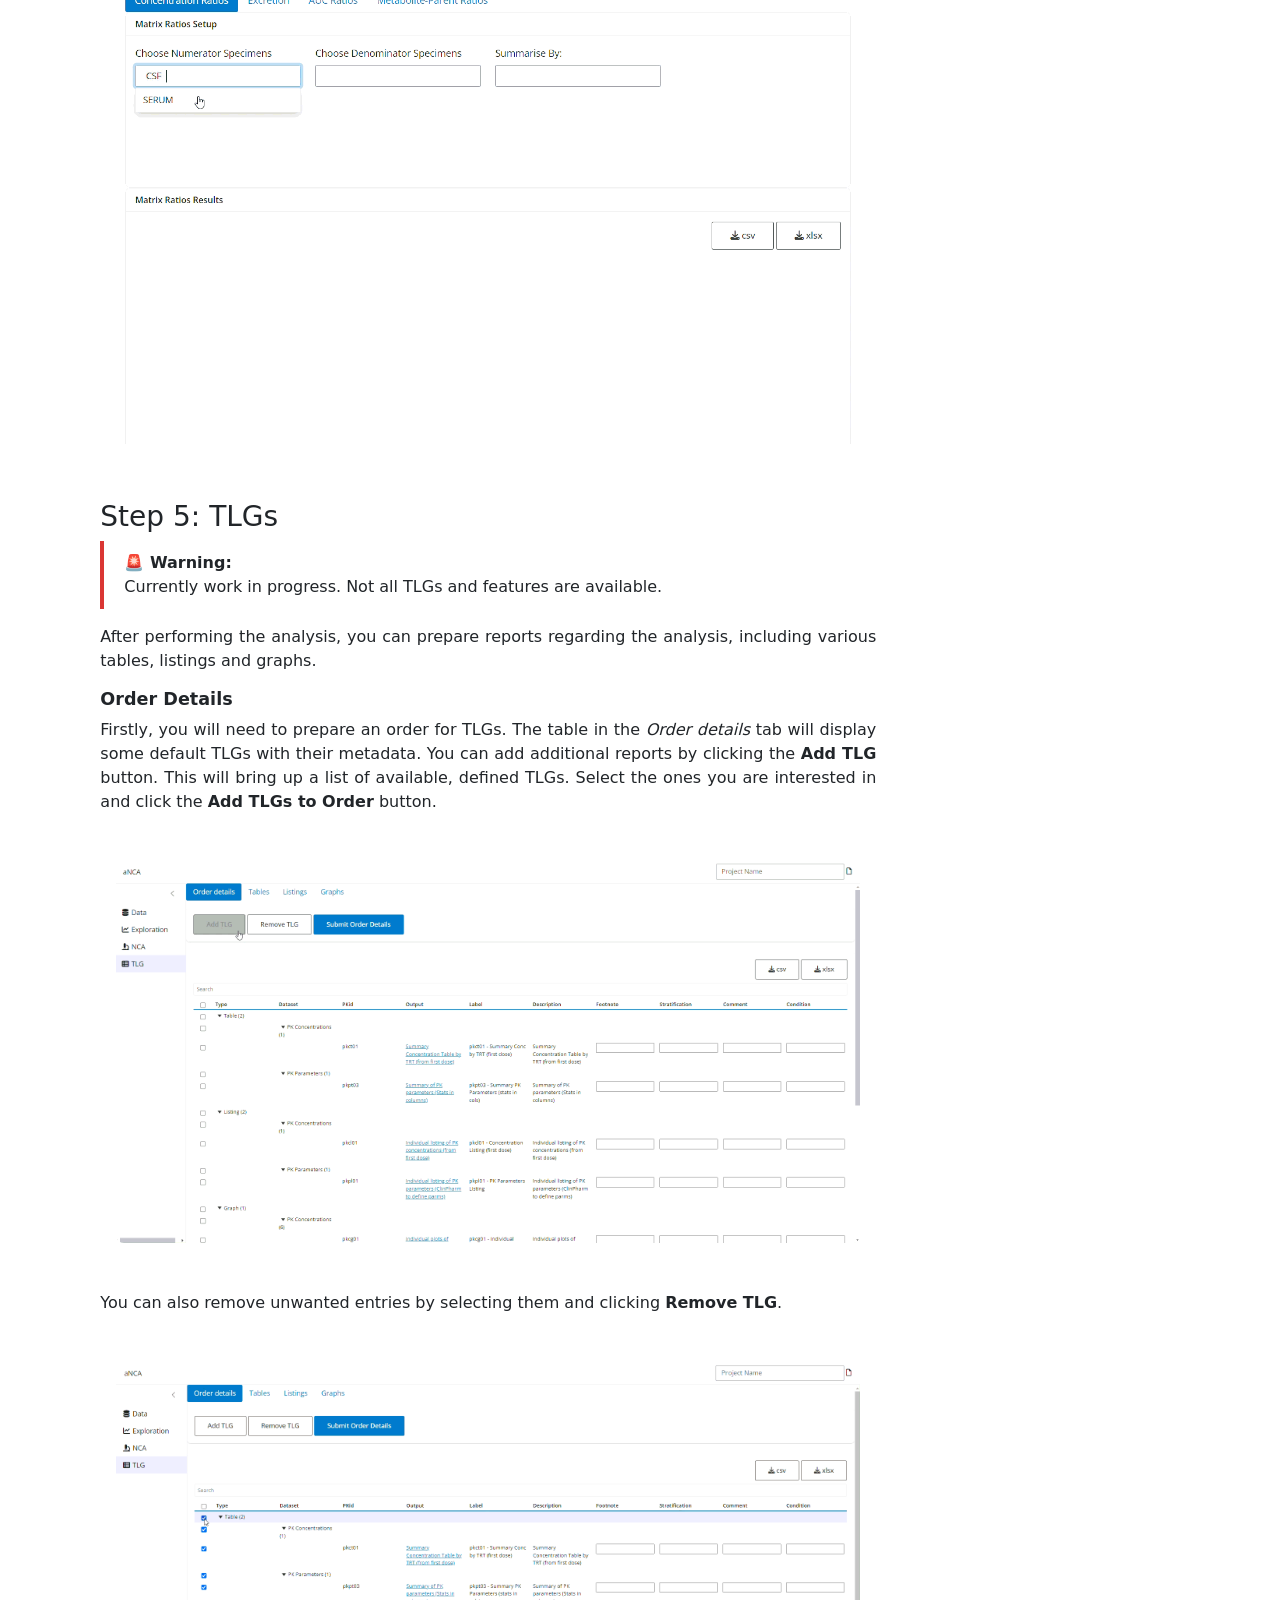
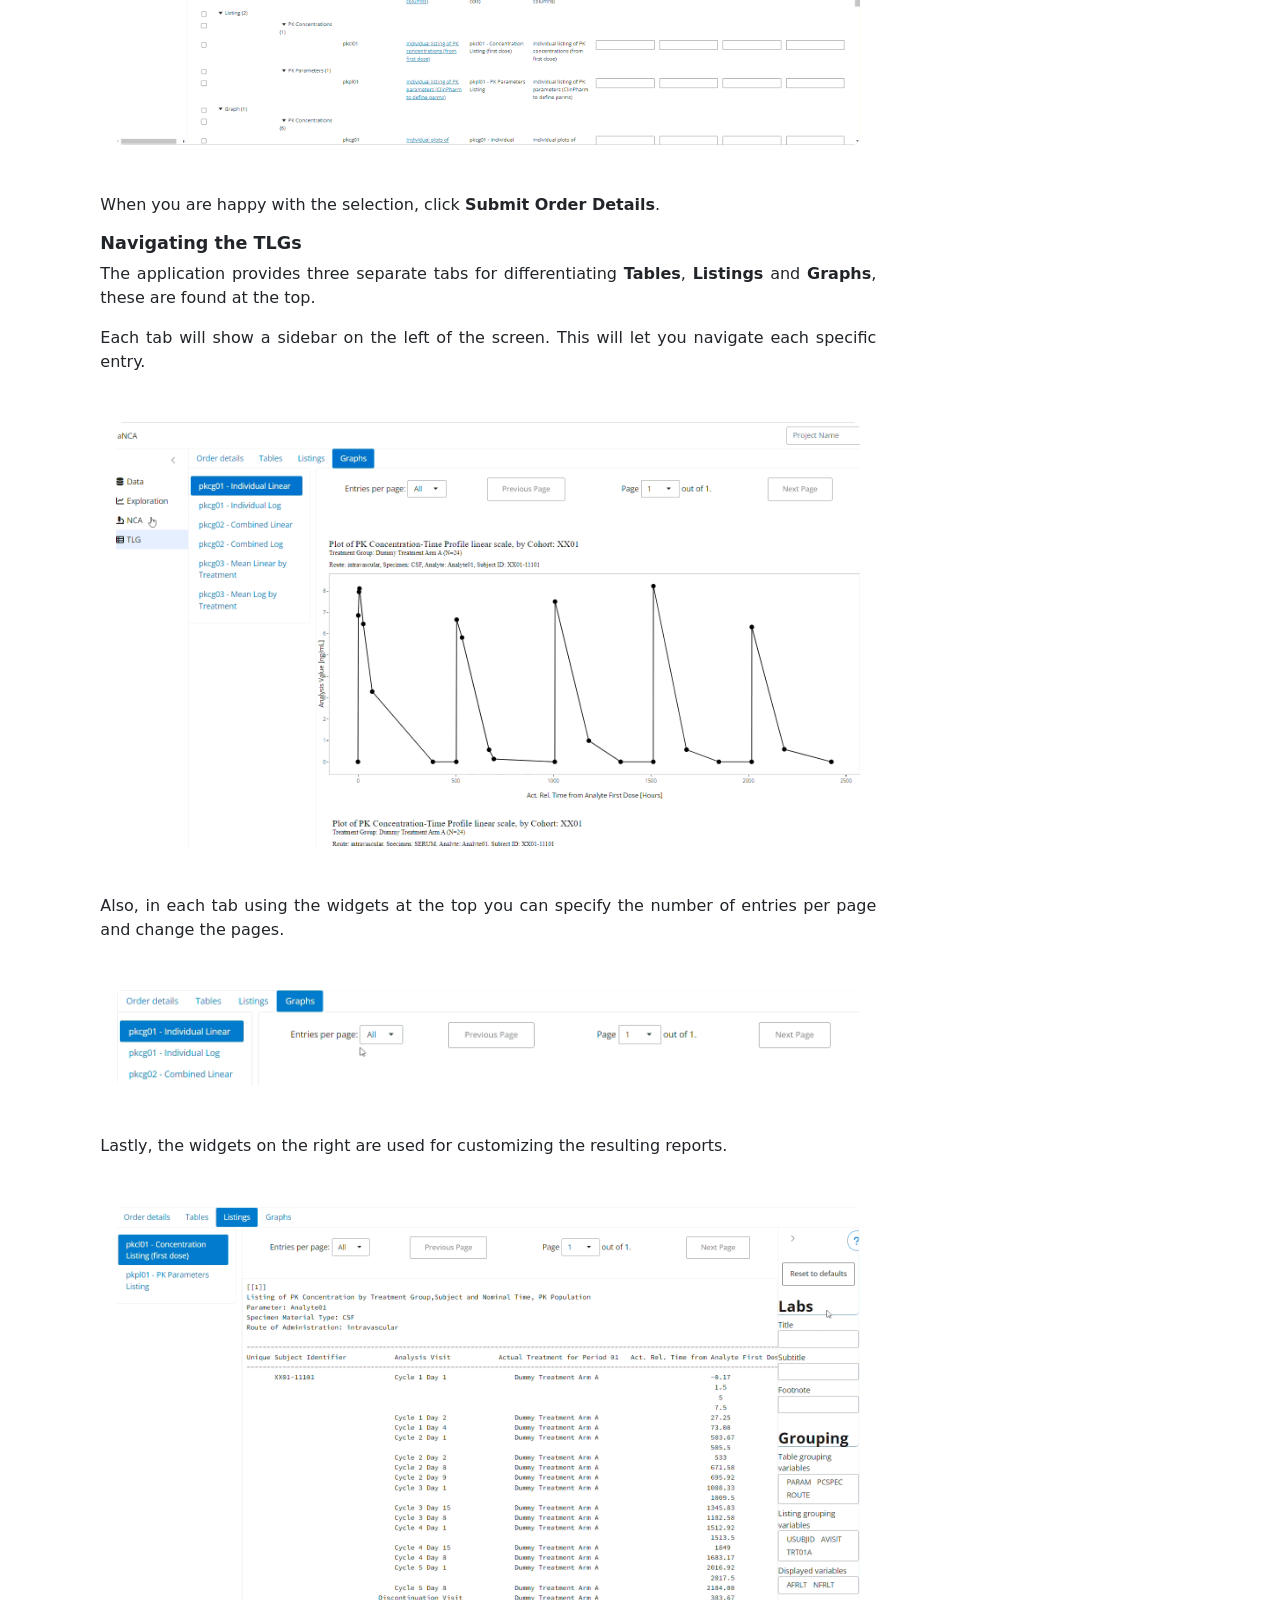
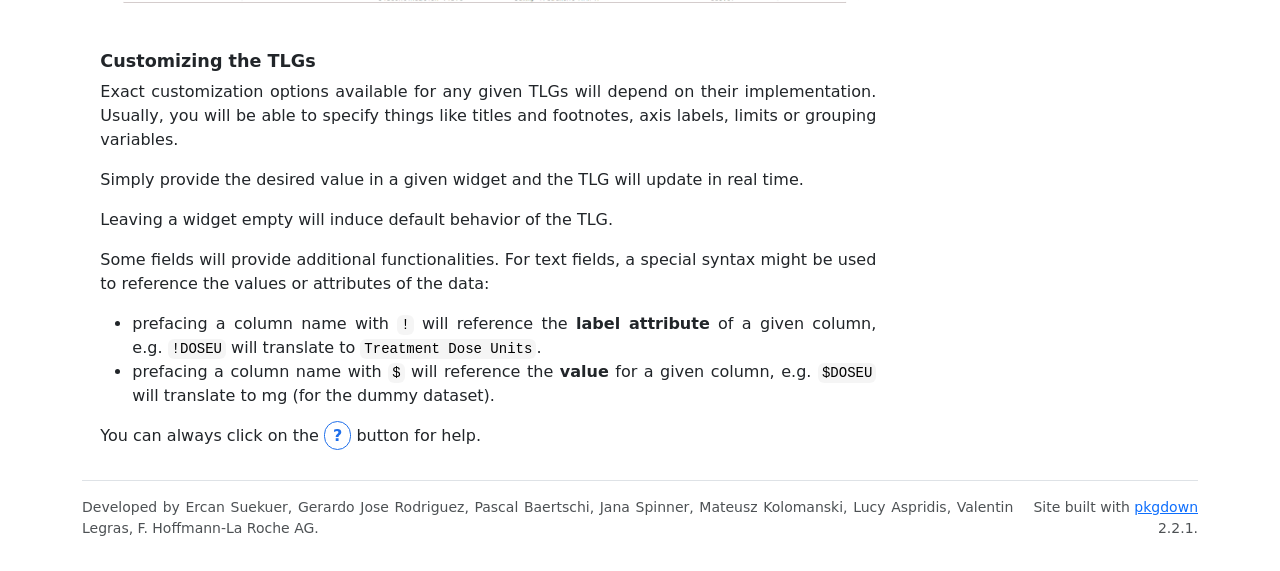
<file: articles/aNCA.html>
<!DOCTYPE html>
<!-- Generated by pkgdown: do not edit by hand --><html lang="en-US">
<head>
<meta charset="UTF-8">
<meta http-equiv="X-UA-Compatible" content="IE=edge">
<meta name="viewport" content="width=device-width, initial-scale=1, shrink-to-fit=no">
<title>aNCA Shiny App User Guide • aNCA</title>
<script src="../lightswitch.js"></script><script src="../deps/jquery-3.6.0/jquery-3.6.0.min.js"></script><meta name="viewport" content="width=device-width, initial-scale=1, shrink-to-fit=no">
<link href="../deps/bootstrap-5.3.8/bootstrap.min.css" rel="stylesheet">
<script src="../deps/bootstrap-5.3.8/bootstrap.bundle.min.js"></script><link href="../deps/font-awesome-6.5.2/css/all.min.css" rel="stylesheet">
<link href="../deps/font-awesome-6.5.2/css/v4-shims.min.css" rel="stylesheet">
<script src="../deps/headroom-0.11.0/headroom.min.js"></script><script src="../deps/headroom-0.11.0/jQuery.headroom.min.js"></script><script src="../deps/bootstrap-toc-1.0.1/bootstrap-toc.min.js"></script><script src="../deps/clipboard.js-2.0.11/clipboard.min.js"></script><script src="../deps/search-1.0.0/autocomplete.jquery.min.js"></script><script src="../deps/search-1.0.0/fuse.min.js"></script><script src="../deps/search-1.0.0/mark.min.js"></script><!-- pkgdown --><script src="../pkgdown.js"></script><link href="../extra.css" rel="stylesheet">
<meta property="og:title" content="aNCA Shiny App User Guide">
<meta name="description" content="Learn how to get started with the basics of aNCA Shiny application.
">
<meta property="og:description" content="Learn how to get started with the basics of aNCA Shiny application.
">
</head>
<body>
    <a href="#main" class="visually-hidden-focusable">Skip to contents</a>


    <nav class="navbar navbar-expand-lg fixed-top " aria-label="Site navigation"><div class="container">

    <a class="navbar-brand me-2" href="../index.html">aNCA</a>

    <small class="nav-text text-muted me-auto" data-bs-toggle="tooltip" data-bs-placement="bottom" title="">0.2.0</small>


    <button class="navbar-toggler" type="button" data-bs-toggle="collapse" data-bs-target="#navbar" aria-controls="navbar" aria-expanded="false" aria-label="Toggle navigation">
      <span class="navbar-toggler-icon"></span>
    </button>

    <div id="navbar" class="collapse navbar-collapse ms-3">
      <ul class="navbar-nav me-auto">
<li class="active nav-item"><a class="nav-link" href="../articles/aNCA.html">Get Started</a></li>
<li class="nav-item dropdown">
  <button class="nav-link dropdown-toggle" type="button" id="dropdown-user-resources" data-bs-toggle="dropdown" aria-expanded="false" aria-haspopup="true"><span class="fa fa-book"></span> User Resources</button>
  <ul class="dropdown-menu" aria-labelledby="dropdown-user-resources">
<li><a class="dropdown-item" href="../articles/manual.html">Manual</a></li>
    <li><a class="dropdown-item" href="../articles/example_r_script.html">R Script Walkthrough</a></li>
    <li><a class="dropdown-item" href="../articles/ratio-calculations.html">Ratio Calculations</a></li>
    <li><a class="dropdown-item" href="../articles/background.html">NCA Concepts</a></li>
    <li><a class="dropdown-item" href="../articles/FAQs.html">FAQs</a></li>
  </ul>
</li>
<li class="nav-item dropdown">
  <button class="nav-link dropdown-toggle" type="button" id="dropdown-developer-resources" data-bs-toggle="dropdown" aria-expanded="false" aria-haspopup="true"><span class="fa fa-code"></span> Developer Resources</button>
  <ul class="dropdown-menu" aria-labelledby="dropdown-developer-resources">
<li><a class="dropdown-item" href="../articles/contributing.html">Contributing</a></li>
    <li><a class="dropdown-item" href="../articles/adding_tlg.html">Adding TLGs</a></li>
    <li><a class="dropdown-item" href="../articles/design.html">Design &amp; Architecture</a></li>
    <li><a class="dropdown-item" href="../reference/index.html">Functions manual</a></li>
  </ul>
</li>
<li class="nav-item dropdown">
  <button class="nav-link dropdown-toggle" type="button" id="dropdown-project" data-bs-toggle="dropdown" aria-expanded="false" aria-haspopup="true"><span class="fa fa-info-circle"></span> Project</button>
  <ul class="dropdown-menu" aria-labelledby="dropdown-project">
<li><a class="dropdown-item" href="../articles/governance.html">Governance</a></li>
    <li><a class="dropdown-item" href="../articles/roadmap.html">Roadmap</a></li>
    <li><a class="dropdown-item" href="../articles/validations.html">Validation Plan</a></li>
    <li><a class="dropdown-item" href="../news/index.html">News &amp; Releases</a></li>
  </ul>
</li>
      </ul>
<ul class="navbar-nav">
<li class="nav-item"><form class="form-inline" role="search">
 <input class="form-control" type="search" name="search-input" id="search-input" autocomplete="off" aria-label="Search site" placeholder="Search for" data-search-index="../search.json">
</form></li>
<li class="nav-item"><a class="external-link nav-link" href="https://github.com/pharmaverse/aNCA/" aria-label="GitHub"><span class="fa fab fa-github fa-lg"></span></a></li>
<li class="nav-item dropdown">
  <button class="nav-link dropdown-toggle" type="button" id="dropdown-lightswitch" data-bs-toggle="dropdown" aria-expanded="false" aria-haspopup="true" aria-label="Light switch"><span class="fa fa-sun"></span></button>
  <ul class="dropdown-menu dropdown-menu-end" aria-labelledby="dropdown-lightswitch">
<li><button class="dropdown-item" data-bs-theme-value="light"><span class="fa fa-sun"></span> Light</button></li>
    <li><button class="dropdown-item" data-bs-theme-value="dark"><span class="fa fa-moon"></span> Dark</button></li>
    <li><button class="dropdown-item" data-bs-theme-value="auto"><span class="fa fa-adjust"></span> Auto</button></li>
  </ul>
</li>
      </ul>
</div>


  </div>
</nav><div class="container template-article">




<div class="row">
  <main id="main" class="col-md-9"><div class="page-header">

      <h1>aNCA Shiny App User Guide</h1>
            
      
      <small class="dont-index">Source: <a href="https://github.com/pharmaverse/aNCA/blob/main/vignettes/aNCA.Rmd" class="external-link"><code>vignettes/aNCA.Rmd</code></a></small>
      <div class="d-none name"><code>aNCA.Rmd</code></div>
    </div>

    
    
<p>This guide will provide users with information on how to get started
with the aNCA app.</p>
<div class="section level2">
<h2 id="step-1-prepare-dataset">Step 1: Prepare Dataset<a class="anchor" aria-label="anchor" href="#step-1-prepare-dataset"></a>
</h2>
<div class="section level4">
<h4 id="uploading-a-dataset">1. Uploading a dataset<a class="anchor" aria-label="anchor" href="#uploading-a-dataset"></a>
</h4>
<p>Click <strong>Upload File</strong> and select the dataset you would
like to use. The data can be in <code>.csv</code>,
<code>sas7bdat</code>, <code>.xslx</code>, <code>.parquet</code> or
<code>.rds</code> format. The best input for the app is data that
follows the ADNCA format according to CDISC guidelines. Other formats of
data will also work. Alternatively, for exploring the app, Users can use
the Dummy dataset that is already uploaded.</p>
<p><img src="images/get_started/upload_dataset.gif" alt="Data upload" width="100%"></p>
</div>
<div class="section level4">
<h4 id="adding-filters">2. Adding Filters<a class="anchor" aria-label="anchor" href="#adding-filters"></a>
</h4>
<p>Once your data is uploaded, examine it, and then click the “Next”
button on the bottom right.</p>
<p><img src="images/get_started/examine_data_next.gif" alt="Mapping" width="100%"></p>
<p>If you want to change the data by adding filters, click the <em>Add
Filter</em> button.</p>
<p><img src="images/get_started/adding_filters.gif" alt="Adding filters" width="100%"></p>
<blockquote class="important">
<p>Don’t forget to click <strong>Submit Filters</strong>!</p>
</blockquote>
</div>
<div class="section level4">
<h4 id="data-mapping">3. Data Mapping<a class="anchor" aria-label="anchor" href="#data-mapping"></a>
</h4>
<p>Click <strong>Next</strong> to get to the <em>Mapping</em>
section.</p>
<ul>
<li><p>Map the correct columns in your dataset to the corresponding
label.</p></li>
<li><p>For Unit Variables, if your dataset has a defined column for
units, select it. Otherwise, by scrolling down, you can select the units
for the corresponding columns. For example, you can select the value
“mg” in AVALU.</p></li>
<li><p>Click <strong>Next</strong> to get to the <em>Preview</em>
section where you can review your dataset.</p></li>
</ul>
<p><img src="images/get_started/data_mapping.gif" alt="Mapping" width="100%"></p>
</div>
<div class="section level4">
<h4 id="data-format">Data Format<a class="anchor" aria-label="anchor" href="#data-format"></a>
</h4>
<p>Some variables are mandatory (marked with *), while others are
optional. Custom variable names are supported as long as they are
correctly mapped during the <a href="#id_##%20Data%20mapping">Data
Mapping</a> step.</p>
<details><summary style="font-weight: bold; font-size:large;">
Click here to view a table describing each variable
</summary><table class="table">
<thead><tr>
<th style="text-align:left;">
</th>
<th style="text-align:left;">
Variable
</th>
<th style="text-align:left;">
Description
</th>
<th style="text-align:left;">
Format
</th>
</tr></thead>
<tbody>
<tr>
<td style="text-align:left;">
<b>Grouping Identifiers</b>
</td>
<td style="text-align:left;">
STUDYID *
</td>
<td style="text-align:left;">
Study Identifier
</td>
<td style="text-align:left;">
character
</td>
</tr>
<tr>
<td style="text-align:left;">
</td>
<td style="text-align:left;">
USUBJID *
</td>
<td style="text-align:left;">
Unique Subject Identifier
</td>
<td style="text-align:left;">
character/numeric
</td>
</tr>
<tr>
<td style="text-align:left;">
</td>
<td style="text-align:left;">
ATPTREF *
</td>
<td style="text-align:left;">
Can be any column, and used to filter data for NCA calculations
</td>
<td style="text-align:left;">
any
</td>
</tr>
<tr>
<td style="text-align:left;">
</td>
<td style="text-align:left;">
TRT01A
</td>
<td style="text-align:left;">
Treatment Group Identifier (Actual)
</td>
<td style="text-align:left;">
character
</td>
</tr>
<tr>
<td style="text-align:left;">
</td>
<td style="text-align:left;">
TRT01P
</td>
<td style="text-align:left;">
Treatment Group Identifier (Planned)
</td>
<td style="text-align:left;">
character
</td>
</tr>
<tr>
<td style="text-align:left;">
</td>
<td style="text-align:left;">
AGE
</td>
<td style="text-align:left;">
Age of Subject
</td>
<td style="text-align:left;">
numeric
</td>
</tr>
<tr>
<td style="text-align:left;">
</td>
<td style="text-align:left;">
RACE
</td>
<td style="text-align:left;">
Race of Subject
</td>
<td style="text-align:left;">
character
</td>
</tr>
<tr>
<td style="text-align:left;">
</td>
<td style="text-align:left;">
SEX
</td>
<td style="text-align:left;">
Sex of Subject
</td>
<td style="text-align:left;">
character
</td>
</tr>
<tr>
<td style="text-align:left;">
<b>Sample Variables</b>
</td>
<td style="text-align:left;">
PARAM *
</td>
<td style="text-align:left;">
Analyte studied in the sample
</td>
<td style="text-align:left;">
character
</td>
</tr>
<tr>
<td style="text-align:left;">
</td>
<td style="text-align:left;">
PCSPEC *
</td>
<td style="text-align:left;">
Specimen Material Type
</td>
<td style="text-align:left;">
character
</td>
</tr>
<tr>
<td style="text-align:left;">
</td>
<td style="text-align:left;">
AVAL *
</td>
<td style="text-align:left;">
Analysis Value
</td>
<td style="text-align:left;">
numeric
</td>
</tr>
<tr>
<td style="text-align:left;">
<b>Dose Variables</b>
</td>
<td style="text-align:left;">
DOSETRT *
</td>
<td style="text-align:left;">
Drug/Treatment compound. When relevant, should match with PARAM
</td>
<td style="text-align:left;">
character
</td>
</tr>
<tr>
<td style="text-align:left;">
</td>
<td style="text-align:left;">
ROUTE *
</td>
<td style="text-align:left;">
Route of Administration, either {intravascular} or {extravascular}
</td>
<td style="text-align:left;">
character
</td>
</tr>
<tr>
<td style="text-align:left;">
</td>
<td style="text-align:left;">
DOSEA *
</td>
<td style="text-align:left;">
Actual Treatment Dose
</td>
<td style="text-align:left;">
numeric
</td>
</tr>
<tr>
<td style="text-align:left;">
</td>
<td style="text-align:left;">
ADOSEDUR
</td>
<td style="text-align:left;">
Actual Treatment Dose
</td>
<td style="text-align:left;">
numeric
</td>
</tr>
<tr>
<td style="text-align:left;">
<b>Time Variables</b>
</td>
<td style="text-align:left;">
AFRLT *
</td>
<td style="text-align:left;">
Actual Relative Time from Analyte First Dose
</td>
<td style="text-align:left;">
numeric
</td>
</tr>
<tr>
<td style="text-align:left;">
</td>
<td style="text-align:left;">
ARRLT *
</td>
<td style="text-align:left;">
Actual Relative Time from Reference Dose
</td>
<td style="text-align:left;">
numeric
</td>
</tr>
<tr>
<td style="text-align:left;">
</td>
<td style="text-align:left;">
NFRLT *
</td>
<td style="text-align:left;">
Nominal Relative Time from Analyte First Dose
</td>
<td style="text-align:left;">
numeric
</td>
</tr>
<tr>
<td style="text-align:left;">
</td>
<td style="text-align:left;">
NRRLT *
</td>
<td style="text-align:left;">
Nominal Relative Time from Reference Dose
</td>
<td style="text-align:left;">
numeric
</td>
</tr>
<tr>
<td style="text-align:left;">
<b>Time Variables</b>
</td>
<td style="text-align:left;">
AVALU
</td>
<td style="text-align:left;">
Analysis Value Unit
</td>
<td style="text-align:left;">
character
</td>
</tr>
<tr>
<td style="text-align:left;">
</td>
<td style="text-align:left;">
DOSEU
</td>
<td style="text-align:left;">
Treatment Dose Units
</td>
<td style="text-align:left;">
character
</td>
</tr>
<tr>
<td style="text-align:left;">
</td>
<td style="text-align:left;">
RRLTU
</td>
<td style="text-align:left;">
Relative Time from Reference Dose Unit
</td>
<td style="text-align:left;">
character
</td>
</tr>
</tbody>
</table></details>
</div>
<div class="section level4">
<h4 id="preview">4. Preview<a class="anchor" aria-label="anchor" href="#preview"></a>
</h4>
<p>Review the data to ensure that the columns have been mapped
correctly, and that all of your filters have been applied. If there are
any problems with your data (duplicates, missing times), the application
will display a warning message and in certain situations manual edits
will be requested. Just follow the instructions. The ‘Exploration’,
‘NCA’ and ‘TLG’ tabs on the left should now be accessible.</p>
</div>
</div>
<div class="section level2">
<h2 id="step-2-exploratory-analysis">Step 2: Exploratory Analysis<a class="anchor" aria-label="anchor" href="#step-2-exploratory-analysis"></a>
</h2>
<p>In the <em>Exploration</em> tab, you will find the different
visualization options, including individual plots and mean plots.</p>
<p><img src="images/get_started/exploratory_plot_types.gif" alt="Mapping" width="100%"></p>
<p>Here, you can check out your data to see if the profiles and subjects
look good, and use the selection boxes on the right to toggle the
formatting and other aspects of the plots. These include changing the
scale (linear/log) of the plots and adding/removing standard deviation
error bars and confidence intervals on the mean plots.</p>
<p><img src="images/get_started/exploratory_graph_toggles.gif" alt="Mapping" width="100%"></p>
<p>Once you’ve made your choices you can download, save and inspect the
visualizations in the top right corner of the plot.</p>
<p><img src="images/get_started/exploration_options.gif" alt="Mapping" width="100%"></p>
<div class="section level4">
<h4 id="saving-plots-to-the-export">Saving Plots to the Export<a class="anchor" aria-label="anchor" href="#saving-plots-to-the-export"></a>
</h4>
<p>Each exploration plot (Individual, Mean, and PK/Dose QC) has an
<strong>Add to Exports</strong> button in its sidebar. Clicking this
button saves a snapshot of the current plot to the ZIP export. Saved
plots are numbered incrementally (e.g.,
<code>individualplot1.png</code>, <code>individualplot2.png</code>).
When custom snapshots exist for a plot type, only the snapshots are
exported and the default plot is omitted. If no snapshots are saved, the
default plot (reflecting the most recent view) is exported instead.</p>
<p>When exporting the ZIP file, if both PNG and HTML formats are
selected, each saved plot will be available in both formats.</p>
</div>
</div>
<div class="section level2">
<h2 id="step-3-run-nca">Step 3: Run NCA<a class="anchor" aria-label="anchor" href="#step-3-run-nca"></a>
</h2>
<p>Click on the <em>NCA</em> tab in the menu bar to switch to the next
section.</p>
<div class="section level3">
<h3 id="setup---data-selection">Setup - Data Selection<a class="anchor" aria-label="anchor" href="#setup---data-selection"></a>
</h3>
<ol style="list-style-type: decimal">
<li>
<em>Settings</em>: Choose the Analyte, Dose Number(s) and/or
Specimen(s) you would like to run the NCA on, the extrapolation method
and the NCA parameters to calculate. Select additional options including
partial AUCs, units, or rule sets to flag the data at the bottom of this
tab. You can also download the settings you have created, and upload
them again the next time you use the app, which will implement the saved
setup. Note, only settings downloaded from the app can be uploaded
here.</li>
</ol>
<p><img src="images/get_started/download_settings_nca.gif" alt="NCA settings" width="100%"></p>
<p><em>Slope Selector</em>: To add exclusions or manual slope
selections, go to the <em>Slope Selector</em> tab in the <em>Setup</em>
page. There are two different ways to add exclusions/selections to the
slopes.</p>
<div class="section level5">
<h5 id="via-the-buttons">Via the Buttons<a class="anchor" aria-label="anchor" href="#via-the-buttons"></a>
</h5>
<ol style="list-style-type: decimal">
<li>For selection and exclusion, click on <strong>+
Exclusion/Selection</strong> and input the corresponding information.
RANGE refers to the data point number in the slope, which can be seen by
hovering over the points in the plots below.</li>
<li>To remove, select the sample row and click <strong>- Remove selected
rows</strong>.</li>
</ol>
<p><img src="images/get_started/slope_selector_exclusion_remove.gif" alt="NCA settings" width="100%"></p>
</div>
<div class="section level5">
<h5 id="via-the-plots">Via the Plots<a class="anchor" aria-label="anchor" href="#via-the-plots"></a>
</h5>
<p>For in-app guidance, you can click the <span class="help-button">?</span> button.</p>
<p><img src="images/get_started/nca_setup_slope_selector.gif" alt="NCA settings" width="100%"></p>
<ol style="list-style-type: decimal">
<li>For selection, click the first point and then the last point you
want included in the slope. The plot should then update and a row should
be added to the table. There you can add your reason for selection.</li>
<li>For exclusion, double click the point you want to exclude. The plot
should update along with the table.</li>
<li>To remove, either remove via the table selection, or repeat the same
action (i.e. select a new slope, double click the same point).</li>
</ol>
<p><em>Summary</em>: In this tab, a table summarizes the settings you
have selected.</p>
<ol start="2" style="list-style-type: decimal">
<li>Click <strong>Run NCA</strong> at the top of the page and check that
the data is as expected. You will automatically be redirected to the
<em>Results</em> tab.</li>
</ol>
<p><img src="images/get_started/run_nca_button.gif" alt="NCA settings" width="100%"></p>
</div>
</div>
</div>
<div class="section level2">
<h2 id="step-4-nca-results">Step 4: NCA Results<a class="anchor" aria-label="anchor" href="#step-4-nca-results"></a>
</h2>
<div class="section level3">
<h3 id="main-results">Main Results<a class="anchor" aria-label="anchor" href="#main-results"></a>
</h3>
<p>The <em>NCA Results</em> tab shows the individual results of the NCA.
You can select which parameters you would like to view. Results in <span style="color: red;">red have been flagged as “FALSE”</span> for the rule
sets selected, results in <span style="color: #8660CD;">purple are
flagged as “MISSING”</span>, and results in white are not flagged. Here,
you have the option to download all of the results and just the NCA
data, this is found at the bottom of the page.</p>
<p><img src="images/get_started/nca_results_download.gif" alt="NCA settings" width="100%"></p>
</div>
<div class="section level3">
<h3 id="slopes-information---exclusions-and-manual-slopes-after-nca">Slopes Information - Exclusions and Manual Slopes after NCA<a class="anchor" aria-label="anchor" href="#slopes-information---exclusions-and-manual-slopes-after-nca"></a>
</h3>
<p>You may also choose to add some exclusions or manual slope selections
after the NCA has been run if you wish, this up to you. Just go back to
the <em>Setup</em> tab and follow the instructions above about the
<em>Slope Selector</em> in Step 3. Once the exclusions/selections have
been added, click <strong>Run NCA</strong> again.</p>
<blockquote class="important">
<p>If you do not click <strong>Run NCA</strong>, the manual slopes will
not be added!</p>
</blockquote>
<p>Back in the <em>Results</em> tab, click on the <em>Slopes
Information</em> tab to view more detailed information about the slopes
selected in the NCA. This is also where you can check that your slope
modifications have been applied in the <em>Manual Adjustments</em>
tab.</p>
</div>
<div class="section level3">
<h3 id="descriptive-statistics">Descriptive Statistics<a class="anchor" aria-label="anchor" href="#descriptive-statistics"></a>
</h3>
<p>The <em>Descriptive Statistics</em> tab allows you to see the
statistical data calculated by the NCA. This includes mean, SD, min, max
and others, you can choose which statistics and parameters you wish to
display in your summary table. You can also choose which variables you
want to group by. After you have selected your preferences, you can
scroll down and press <em>Download NCA Summary Data</em> to download
this summary table.</p>
<p><img src="images/get_started/descriptive_statistics.gif" alt="NCA settings" width="100%"></p>
<div class="section level4">
<h4 id="parameter-datasets">Parameter Datasets<a class="anchor" aria-label="anchor" href="#parameter-datasets"></a>
</h4>
<p>In the Parameter Datasets tab you can see and export the ADPP, ADNCA,
and PP datasets.</p>
<p><img src="images/get_started/parameter_datasets.gif" alt="Parameter Datasets" width="100%"></p>
</div>
</div>
<div class="section level3">
<h3 id="additional-analysis">Additional Analysis<a class="anchor" aria-label="anchor" href="#additional-analysis"></a>
</h3>
<p>In the <em>Additional Analysis</em> tab, you can calculate
tissue-matrix ratios and perform excretion analysis where
applicable.</p>
<p><em>Concentration Ratios</em>: You can calculate tissue-matrix ratios
in this tab. Input which specimen you would like as the numerator and
denominator, and you can choose what variable you would like to
summarize this data by. This will generate a matrix ratios results table
which you can download.</p>
<p><img src="images/get_started/matrix_ratios.gif" alt="Parameter Datasets" width="100%"></p>
</div>
</div>
<div class="section level2">
<h2 id="step-5-tlgs">Step 5: TLGs<a class="anchor" aria-label="anchor" href="#step-5-tlgs"></a>
</h2>
<blockquote class="warning">
<p>Currently work in progress. Not all TLGs and features are
available.</p>
</blockquote>
<p>After performing the analysis, you can prepare reports regarding the
analysis, including various tables, listings and graphs.</p>
<div class="section level4">
<h4 id="order-details">Order Details<a class="anchor" aria-label="anchor" href="#order-details"></a>
</h4>
<p>Firstly, you will need to prepare an order for TLGs. The table in the
<em>Order details</em> tab will display some default TLGs with their
metadata. You can add additional reports by clicking the <strong>Add
TLG</strong> button. This will bring up a list of available, defined
TLGs. Select the ones you are interested in and click the <strong>Add
TLGs to Order</strong> button.</p>
<p><img src="images/get_started/tlg_selection_add.gif" alt="Default TLG table" width="100%"></p>
<p>You can also remove unwanted entries by selecting them and clicking
<strong>Remove TLG</strong>.</p>
<p><img src="images/get_started/tlg_selection_remove.gif" alt="Default TLG table" width="100%"></p>
<p>When you are happy with the selection, click <strong>Submit Order
Details</strong>.</p>
</div>
<div class="section level4">
<h4 id="navigating-the-tlgs">Navigating the TLGs<a class="anchor" aria-label="anchor" href="#navigating-the-tlgs"></a>
</h4>
<p>The application provides three separate tabs for differentiating
<strong>Tables</strong>, <strong>Listings</strong> and
<strong>Graphs</strong>, these are found at the top.</p>
<p>Each tab will show a sidebar on the left of the screen. This will let
you navigate each specific entry.</p>
<p><img src="images/get_started/tlg_sidebar.gif" alt="TLG navigation" width="100%"></p>
<p>Also, in each tab using the widgets at the top you can specify the
number of entries per page and change the pages.</p>
<p><img src="images/get_started/tlg_widgets.gif" alt="TLG pages" width="100%"></p>
<p>Lastly, the widgets on the right are used for customizing the
resulting reports.</p>
<p><img src="images/get_started/tlg_customizing_reports.gif" alt="TLG customization" width="100%"></p>
</div>
<div class="section level4">
<h4 id="customizing-the-tlgs">Customizing the TLGs<a class="anchor" aria-label="anchor" href="#customizing-the-tlgs"></a>
</h4>
<p>Exact customization options available for any given TLGs will depend
on their implementation. Usually, you will be able to specify things
like titles and footnotes, axis labels, limits or grouping
variables.</p>
<p>Simply provide the desired value in a given widget and the TLG will
update in real time.</p>
<p>Leaving a widget empty will induce default behavior of the TLG.</p>
<p>Some fields will provide additional functionalities. For text fields,
a special syntax might be used to reference the values or attributes of
the data:</p>
<ul>
<li>prefacing a column name with <code>!</code> will reference the
<strong>label attribute</strong> of a given column,
e.g. <code>!DOSEU</code> will translate to
<code>Treatment Dose Units</code>.</li>
<li>prefacing a column name with <code>$</code> will reference the
<strong>value</strong> for a given column, e.g. <code>$DOSEU</code> will
translate to mg (for the dummy dataset).</li>
</ul>
<p>You can always click on the <strong><span class="help-button">?</span></strong> button for help.</p>
</div>
</div>
  </main><aside class="col-md-3"><nav id="toc" aria-label="Table of contents"><h2>On this page</h2>
    </nav></aside>
</div>



    <footer><div class="pkgdown-footer-left">
  <p>Developed by Ercan Suekuer, Gerardo Jose Rodriguez, Pascal Baertschi, Jana Spinner, Mateusz Kolomanski, Lucy Aspridis, Valentin Legras, F. Hoffmann-La Roche AG.</p>
</div>

<div class="pkgdown-footer-right">
  <p>Site built with <a href="https://pkgdown.r-lib.org/" class="external-link">pkgdown</a> 2.2.1.</p>
</div>

    </footer>
</div>





  </body>
</html>
</file>
<file: extra.css>
body {
  text-align: justify;
}

blockquote::before {
  font-weight: bold;
}

blockquote.note {
  border-color: #1f6feb;
  &::before {
    content: "ℹ️ Note: ";
  }
}

blockquote.important {
  border-color: #9e6a03;
  &::before {
    content: "⚠️ Important: ";
  }
}

blockquote.warning {
  border-color: #da3633;
  &::before {
    content: "🚨 Warning: ";
  }
}

p > img {
  border-radius: 1.5em;
  padding: 1em;
  margin: 1em 0;
}

span.help-button {
  border: thin solid #1f6feb;
  border-radius: 1em;
  font-weight: bold;
  color: #1f6feb;
  padding: .25em .5em .25em .5em;
}
</file>
<file: deps/font-awesome-6.5.2/css/v4-shims.min.css>
/*!
 * Font Awesome Free 6.5.2 by @fontawesome - https://fontawesome.com
 * License - https://fontawesome.com/license/free (Icons: CC BY 4.0, Fonts: SIL OFL 1.1, Code: MIT License)
 * Copyright 2024 Fonticons, Inc.
 */
.fa.fa-glass:before{content:"\f000"}.fa.fa-envelope-o{font-family:"Font Awesome 6 Free";font-weight:400}.fa.fa-envelope-o:before{content:"\f0e0"}.fa.fa-star-o{font-family:"Font Awesome 6 Free";font-weight:400}.fa.fa-star-o:before{content:"\f005"}.fa.fa-close:before,.fa.fa-remove:before{content:"\f00d"}.fa.fa-gear:before{content:"\f013"}.fa.fa-trash-o{font-family:"Font Awesome 6 Free";font-weight:400}.fa.fa-trash-o:before{content:"\f2ed"}.fa.fa-home:before{content:"\f015"}.fa.fa-file-o{font-family:"Font Awesome 6 Free";font-weight:400}.fa.fa-file-o:before{content:"\f15b"}.fa.fa-clock-o{font-family:"Font Awesome 6 Free";font-weight:400}.fa.fa-clock-o:before{content:"\f017"}.fa.fa-arrow-circle-o-down{font-family:"Font Awesome 6 Free";font-weight:400}.fa.fa-arrow-circle-o-down:before{content:"\f358"}.fa.fa-arrow-circle-o-up{font-family:"Font Awesome 6 Free";font-weight:400}.fa.fa-arrow-circle-o-up:before{content:"\f35b"}.fa.fa-play-circle-o{font-family:"Font Awesome 6 Free";font-weight:400}.fa.fa-play-circle-o:before{content:"\f144"}.fa.fa-repeat:before,.fa.fa-rotate-right:before{content:"\f01e"}.fa.fa-refresh:before{content:"\f021"}.fa.fa-list-alt{font-family:"Font Awesome 6 Free";font-weight:400}.fa.fa-list-alt:before{content:"\f022"}.fa.fa-dedent:before{content:"\f03b"}.fa.fa-video-camera:before{content:"\f03d"}.fa.fa-picture-o{font-family:"Font Awesome 6 Free";font-weight:400}.fa.fa-picture-o:before{content:"\f03e"}.fa.fa-photo{font-family:"Font Awesome 6 Free";font-weight:400}.fa.fa-photo:before{content:"\f03e"}.fa.fa-image{font-family:"Font Awesome 6 Free";font-weight:400}.fa.fa-image:before{content:"\f03e"}.fa.fa-map-marker:before{content:"\f3c5"}.fa.fa-pencil-square-o{font-family:"Font Awesome 6 Free";font-weight:400}.fa.fa-pencil-square-o:before{content:"\f044"}.fa.fa-edit{font-family:"Font Awesome 6 Free";font-weight:400}.fa.fa-edit:before{content:"\f044"}.fa.fa-share-square-o:before{content:"\f14d"}.fa.fa-check-square-o{font-family:"Font Awesome 6 Free";font-weight:400}.fa.fa-check-square-o:before{content:"\f14a"}.fa.fa-arrows:before{content:"\f0b2"}.fa.fa-times-circle-o{font-family:"Font Awesome 6 Free";font-weight:400}.fa.fa-times-circle-o:before{content:"\f057"}.fa.fa-check-circle-o{font-family:"Font Awesome 6 Free";font-weight:400}.fa.fa-check-circle-o:before{content:"\f058"}.fa.fa-mail-forward:before{content:"\f064"}.fa.fa-expand:before{content:"\f424"}.fa.fa-compress:before{content:"\f422"}.fa.fa-eye,.fa.fa-eye-slash{font-family:"Font Awesome 6 Free";font-weight:400}.fa.fa-warning:before{content:"\f071"}.fa.fa-calendar:before{content:"\f073"}.fa.fa-arrows-v:before{content:"\f338"}.fa.fa-arrows-h:before{content:"\f337"}.fa.fa-bar-chart-o:before,.fa.fa-bar-chart:before{content:"\e0e3"}.fa.fa-twitter-square{font-family:"Font Awesome 6 Brands";font-weight:400}.fa.fa-twitter-square:before{content:"\f081"}.fa.fa-facebook-square{font-family:"Font Awesome 6 Brands";font-weight:400}.fa.fa-facebook-square:before{content:"\f082"}.fa.fa-gears:before{content:"\f085"}.fa.fa-thumbs-o-up{font-family:"Font Awesome 6 Free";font-weight:400}.fa.fa-thumbs-o-up:before{content:"\f164"}.fa.fa-thumbs-o-down{font-family:"Font Awesome 6 Free";font-weight:400}.fa.fa-thumbs-o-down:before{content:"\f165"}.fa.fa-heart-o{font-family:"Font Awesome 6 Free";font-weight:400}.fa.fa-heart-o:before{content:"\f004"}.fa.fa-sign-out:before{content:"\f2f5"}.fa.fa-linkedin-square{font-family:"Font Awesome 6 Brands";font-weight:400}.fa.fa-linkedin-square:before{content:"\f08c"}.fa.fa-thumb-tack:before{content:"\f08d"}.fa.fa-external-link:before{content:"\f35d"}.fa.fa-sign-in:before{content:"\f2f6"}.fa.fa-github-square{font-family:"Font Awesome 6 Brands";font-weight:400}.fa.fa-github-square:before{content:"\f092"}.fa.fa-lemon-o{font-family:"Font Awesome 6 Free";font-weight:400}.fa.fa-lemon-o:before{content:"\f094"}.fa.fa-square-o{font-family:"Font Awesome 6 Free";font-weight:400}.fa.fa-square-o:before{content:"\f0c8"}.fa.fa-bookmark-o{font-family:"Font Awesome 6 Free";font-weight:400}.fa.fa-bookmark-o:before{content:"\f02e"}.fa.fa-facebook,.fa.fa-twitter{font-family:"Font Awesome 6 Brands";font-weight:400}.fa.fa-facebook:before{content:"\f39e"}.fa.fa-facebook-f{font-family:"Font Awesome 6 Brands";font-weight:400}.fa.fa-facebook-f:before{content:"\f39e"}.fa.fa-github{font-family:"Font Awesome 6 Brands";font-weight:400}.fa.fa-credit-card{font-family:"Font Awesome 6 Free";font-weight:400}.fa.fa-feed:before{content:"\f09e"}.fa.fa-hdd-o{font-family:"Font Awesome 6 Free";font-weight:400}.fa.fa-hdd-o:before{content:"\f0a0"}.fa.fa-hand-o-right{font-family:"Font Awesome 6 Free";font-weight:400}.fa.fa-hand-o-right:before{content:"\f0a4"}.fa.fa-hand-o-left{font-family:"Font Awesome 6 Free";font-weight:400}.fa.fa-hand-o-left:before{content:"\f0a5"}.fa.fa-hand-o-up{font-family:"Font Awesome 6 Free";font-weight:400}.fa.fa-hand-o-up:before{content:"\f0a6"}.fa.fa-hand-o-down{font-family:"Font Awesome 6 Free";font-weight:400}.fa.fa-hand-o-down:before{content:"\f0a7"}.fa.fa-globe:before{content:"\f57d"}.fa.fa-tasks:before{content:"\f828"}.fa.fa-arrows-alt:before{content:"\f31e"}.fa.fa-group:before{content:"\f0c0"}.fa.fa-chain:before{content:"\f0c1"}.fa.fa-cut:before{content:"\f0c4"}.fa.fa-files-o{font-family:"Font Awesome 6 Free";font-weight:400}.fa.fa-files-o:before{content:"\f0c5"}.fa.fa-floppy-o{font-family:"Font Awesome 6 Free";font-weight:400}.fa.fa-floppy-o:before{content:"\f0c7"}.fa.fa-save{font-family:"Font Awesome 6 Free";font-weight:400}.fa.fa-save:before{content:"\f0c7"}.fa.fa-navicon:before,.fa.fa-reorder:before{content:"\f0c9"}.fa.fa-magic:before{content:"\e2ca"}.fa.fa-pinterest,.fa.fa-pinterest-square{font-family:"Font Awesome 6 Brands";font-weight:400}.fa.fa-pinterest-square:before{content:"\f0d3"}.fa.fa-google-plus-square{font-family:"Font Awesome 6 Brands";font-weight:400}.fa.fa-google-plus-square:before{content:"\f0d4"}.fa.fa-google-plus{font-family:"Font Awesome 6 Brands";font-weight:400}.fa.fa-google-plus:before{content:"\f0d5"}.fa.fa-money:before{content:"\f3d1"}.fa.fa-unsorted:before{content:"\f0dc"}.fa.fa-sort-desc:before{content:"\f0dd"}.fa.fa-sort-asc:before{content:"\f0de"}.fa.fa-linkedin{font-family:"Font Awesome 6 Brands";font-weight:400}.fa.fa-linkedin:before{content:"\f0e1"}.fa.fa-rotate-left:before{content:"\f0e2"}.fa.fa-legal:before{content:"\f0e3"}.fa.fa-dashboard:before,.fa.fa-tachometer:before{content:"\f625"}.fa.fa-comment-o{font-family:"Font Awesome 6 Free";font-weight:400}.fa.fa-comment-o:before{content:"\f075"}.fa.fa-comments-o{font-family:"Font Awesome 6 Free";font-weight:400}.fa.fa-comments-o:before{content:"\f086"}.fa.fa-flash:before{content:"\f0e7"}.fa.fa-clipboard:before{content:"\f0ea"}.fa.fa-lightbulb-o{font-family:"Font Awesome 6 Free";font-weight:400}.fa.fa-lightbulb-o:before{content:"\f0eb"}.fa.fa-exchange:before{content:"\f362"}.fa.fa-cloud-download:before{content:"\f0ed"}.fa.fa-cloud-upload:before{content:"\f0ee"}.fa.fa-bell-o{font-family:"Font Awesome 6 Free";font-weight:400}.fa.fa-bell-o:before{content:"\f0f3"}.fa.fa-cutlery:before{content:"\f2e7"}.fa.fa-file-text-o{font-family:"Font Awesome 6 Free";font-weight:400}.fa.fa-file-text-o:before{content:"\f15c"}.fa.fa-building-o{font-family:"Font Awesome 6 Free";font-weight:400}.fa.fa-building-o:before{content:"\f1ad"}.fa.fa-hospital-o{font-family:"Font Awesome 6 Free";font-weight:400}.fa.fa-hospital-o:before{content:"\f0f8"}.fa.fa-tablet:before{content:"\f3fa"}.fa.fa-mobile-phone:before,.fa.fa-mobile:before{content:"\f3cd"}.fa.fa-circle-o{font-family:"Font Awesome 6 Free";font-weight:400}.fa.fa-circle-o:before{content:"\f111"}.fa.fa-mail-reply:before{content:"\f3e5"}.fa.fa-github-alt{font-family:"Font Awesome 6 Brands";font-weight:400}.fa.fa-folder-o{font-family:"Font Awesome 6 Free";font-weight:400}.fa.fa-folder-o:before{content:"\f07b"}.fa.fa-folder-open-o{font-family:"Font Awesome 6 Free";font-weight:400}.fa.fa-folder-open-o:before{content:"\f07c"}.fa.fa-smile-o{font-family:"Font Awesome 6 Free";font-weight:400}.fa.fa-smile-o:before{content:"\f118"}.fa.fa-frown-o{font-family:"Font Awesome 6 Free";font-weight:400}.fa.fa-frown-o:before{content:"\f119"}.fa.fa-meh-o{font-family:"Font Awesome 6 Free";font-weight:400}.fa.fa-meh-o:before{content:"\f11a"}.fa.fa-keyboard-o{font-family:"Font Awesome 6 Free";font-weight:400}.fa.fa-keyboard-o:before{content:"\f11c"}.fa.fa-flag-o{font-family:"Font Awesome 6 Free";font-weight:400}.fa.fa-flag-o:before{content:"\f024"}.fa.fa-mail-reply-all:before{content:"\f122"}.fa.fa-star-half-o{font-family:"Font Awesome 6 Free";font-weight:400}.fa.fa-star-half-o:before{content:"\f5c0"}.fa.fa-star-half-empty{font-family:"Font Awesome 6 Free";font-weight:400}.fa.fa-star-half-empty:before{content:"\f5c0"}.fa.fa-star-half-full{font-family:"Font Awesome 6 Free";font-weight:400}.fa.fa-star-half-full:before{content:"\f5c0"}.fa.fa-code-fork:before{content:"\f126"}.fa.fa-chain-broken:before,.fa.fa-unlink:before{content:"\f127"}.fa.fa-calendar-o{font-family:"Font Awesome 6 Free";font-weight:400}.fa.fa-calendar-o:before{content:"\f133"}.fa.fa-css3,.fa.fa-html5,.fa.fa-maxcdn{font-family:"Font Awesome 6 Brands";font-weight:400}.fa.fa-unlock-alt:before{content:"\f09c"}.fa.fa-minus-square-o{font-family:"Font Awesome 6 Free";font-weight:400}.fa.fa-minus-square-o:before{content:"\f146"}.fa.fa-level-up:before{content:"\f3bf"}.fa.fa-level-down:before{content:"\f3be"}.fa.fa-pencil-square:before{content:"\f14b"}.fa.fa-external-link-square:before{content:"\f360"}.fa.fa-compass{font-family:"Font Awesome 6 Free";font-weight:400}.fa.fa-caret-square-o-down{font-family:"Font Awesome 6 Free";font-weight:400}.fa.fa-caret-square-o-down:before{content:"\f150"}.fa.fa-toggle-down{font-family:"Font Awesome 6 Free";font-weight:400}.fa.fa-toggle-down:before{content:"\f150"}.fa.fa-caret-square-o-up{font-family:"Font Awesome 6 Free";font-weight:400}.fa.fa-caret-square-o-up:before{content:"\f151"}.fa.fa-toggle-up{font-family:"Font Awesome 6 Free";font-weight:400}.fa.fa-toggle-up:before{content:"\f151"}.fa.fa-caret-square-o-right{font-family:"Font Awesome 6 Free";font-weight:400}.fa.fa-caret-square-o-right:before{content:"\f152"}.fa.fa-toggle-right{font-family:"Font Awesome 6 Free";font-weight:400}.fa.fa-toggle-right:before{content:"\f152"}.fa.fa-eur:before,.fa.fa-euro:before{content:"\f153"}.fa.fa-gbp:before{content:"\f154"}.fa.fa-dollar:before,.fa.fa-usd:before{content:"\24"}.fa.fa-inr:before,.fa.fa-rupee:before{content:"\e1bc"}.fa.fa-cny:before,.fa.fa-jpy:before,.fa.fa-rmb:before,.fa.fa-yen:before{content:"\f157"}.fa.fa-rouble:before,.fa.fa-rub:before,.fa.fa-ruble:before{content:"\f158"}.fa.fa-krw:before,.fa.fa-won:before{content:"\f159"}.fa.fa-bitcoin,.fa.fa-btc{font-family:"Font Awesome 6 Brands";font-weight:400}.fa.fa-bitcoin:before{content:"\f15a"}.fa.fa-file-text:before{content:"\f15c"}.fa.fa-sort-alpha-asc:before{content:"\f15d"}.fa.fa-sort-alpha-desc:before{content:"\f881"}.fa.fa-sort-amount-asc:before{content:"\f884"}.fa.fa-sort-amount-desc:before{content:"\f160"}.fa.fa-sort-numeric-asc:before{content:"\f162"}.fa.fa-sort-numeric-desc:before{content:"\f886"}.fa.fa-youtube-square{font-family:"Font Awesome 6 Brands";font-weight:400}.fa.fa-youtube-square:before{content:"\f431"}.fa.fa-xing,.fa.fa-xing-square,.fa.fa-youtube{font-family:"Font Awesome 6 Brands";font-weight:400}.fa.fa-xing-square:before{content:"\f169"}.fa.fa-youtube-play{font-family:"Font Awesome 6 Brands";font-weight:400}.fa.fa-youtube-play:before{content:"\f167"}.fa.fa-adn,.fa.fa-bitbucket,.fa.fa-bitbucket-square,.fa.fa-dropbox,.fa.fa-flickr,.fa.fa-instagram,.fa.fa-stack-overflow{font-family:"Font Awesome 6 Brands";font-weight:400}.fa.fa-bitbucket-square:before{content:"\f171"}.fa.fa-tumblr,.fa.fa-tumblr-square{font-family:"Font Awesome 6 Brands";font-weight:400}.fa.fa-tumblr-square:before{content:"\f174"}.fa.fa-long-arrow-down:before{content:"\f309"}.fa.fa-long-arrow-up:before{content:"\f30c"}.fa.fa-long-arrow-left:before{content:"\f30a"}.fa.fa-long-arrow-right:before{content:"\f30b"}.fa.fa-android,.fa.fa-apple,.fa.fa-dribbble,.fa.fa-foursquare,.fa.fa-gittip,.fa.fa-gratipay,.fa.fa-linux,.fa.fa-skype,.fa.fa-trello,.fa.fa-windows{font-family:"Font Awesome 6 Brands";font-weight:400}.fa.fa-gittip:before{content:"\f184"}.fa.fa-sun-o{font-family:"Font Awesome 6 Free";font-weight:400}.fa.fa-sun-o:before{content:"\f185"}.fa.fa-moon-o{font-family:"Font Awesome 6 Free";font-weight:400}.fa.fa-moon-o:before{content:"\f186"}.fa.fa-pagelines,.fa.fa-renren,.fa.fa-stack-exchange,.fa.fa-vk,.fa.fa-weibo{font-family:"Font Awesome 6 Brands";font-weight:400}.fa.fa-arrow-circle-o-right{font-family:"Font Awesome 6 Free";font-weight:400}.fa.fa-arrow-circle-o-right:before{content:"\f35a"}.fa.fa-arrow-circle-o-left{font-family:"Font Awesome 6 Free";font-weight:400}.fa.fa-arrow-circle-o-left:before{content:"\f359"}.fa.fa-caret-square-o-left{font-family:"Font Awesome 6 Free";font-weight:400}.fa.fa-caret-square-o-left:before{content:"\f191"}.fa.fa-toggle-left{font-family:"Font Awesome 6 Free";font-weight:400}.fa.fa-toggle-left:before{content:"\f191"}.fa.fa-dot-circle-o{font-family:"Font Awesome 6 Free";font-weight:400}.fa.fa-dot-circle-o:before{content:"\f192"}.fa.fa-vimeo-square{font-family:"Font Awesome 6 Brands";font-weight:400}.fa.fa-vimeo-square:before{content:"\f194"}.fa.fa-try:before,.fa.fa-turkish-lira:before{content:"\e2bb"}.fa.fa-plus-square-o{font-family:"Font Awesome 6 Free";font-weight:400}.fa.fa-plus-square-o:before{content:"\f0fe"}.fa.fa-openid,.fa.fa-slack,.fa.fa-wordpress{font-family:"Font Awesome 6 Brands";font-weight:400}.fa.fa-bank:before,.fa.fa-institution:before{content:"\f19c"}.fa.fa-mortar-board:before{content:"\f19d"}.fa.fa-google,.fa.fa-reddit,.fa.fa-reddit-square,.fa.fa-yahoo{font-family:"Font Awesome 6 Brands";font-weight:400}.fa.fa-reddit-square:before{content:"\f1a2"}.fa.fa-behance,.fa.fa-behance-square,.fa.fa-delicious,.fa.fa-digg,.fa.fa-drupal,.fa.fa-joomla,.fa.fa-pied-piper-alt,.fa.fa-pied-piper-pp,.fa.fa-stumbleupon,.fa.fa-stumbleupon-circle{font-family:"Font Awesome 6 Brands";font-weight:400}.fa.fa-behance-square:before{content:"\f1b5"}.fa.fa-steam,.fa.fa-steam-square{font-family:"Font Awesome 6 Brands";font-weight:400}.fa.fa-steam-square:before{content:"\f1b7"}.fa.fa-automobile:before{content:"\f1b9"}.fa.fa-cab:before{content:"\f1ba"}.fa.fa-deviantart,.fa.fa-soundcloud,.fa.fa-spotify{font-family:"Font Awesome 6 Brands";font-weight:400}.fa.fa-file-pdf-o{font-family:"Font Awesome 6 Free";font-weight:400}.fa.fa-file-pdf-o:before{content:"\f1c1"}.fa.fa-file-word-o{font-family:"Font Awesome 6 Free";font-weight:400}.fa.fa-file-word-o:before{content:"\f1c2"}.fa.fa-file-excel-o{font-family:"Font Awesome 6 Free";font-weight:400}.fa.fa-file-excel-o:before{content:"\f1c3"}.fa.fa-file-powerpoint-o{font-family:"Font Awesome 6 Free";font-weight:400}.fa.fa-file-powerpoint-o:before{content:"\f1c4"}.fa.fa-file-image-o{font-family:"Font Awesome 6 Free";font-weight:400}.fa.fa-file-image-o:before{content:"\f1c5"}.fa.fa-file-photo-o{font-family:"Font Awesome 6 Free";font-weight:400}.fa.fa-file-photo-o:before{content:"\f1c5"}.fa.fa-file-picture-o{font-family:"Font Awesome 6 Free";font-weight:400}.fa.fa-file-picture-o:before{content:"\f1c5"}.fa.fa-file-archive-o{font-family:"Font Awesome 6 Free";font-weight:400}.fa.fa-file-archive-o:before{content:"\f1c6"}.fa.fa-file-zip-o{font-family:"Font Awesome 6 Free";font-weight:400}.fa.fa-file-zip-o:before{content:"\f1c6"}.fa.fa-file-audio-o{font-family:"Font Awesome 6 Free";font-weight:400}.fa.fa-file-audio-o:before{content:"\f1c7"}.fa.fa-file-sound-o{font-family:"Font Awesome 6 Free";font-weight:400}.fa.fa-file-sound-o:before{content:"\f1c7"}.fa.fa-file-video-o{font-family:"Font Awesome 6 Free";font-weight:400}.fa.fa-file-video-o:before{content:"\f1c8"}.fa.fa-file-movie-o{font-family:"Font Awesome 6 Free";font-weight:400}.fa.fa-file-movie-o:before{content:"\f1c8"}.fa.fa-file-code-o{font-family:"Font Awesome 6 Free";font-weight:400}.fa.fa-file-code-o:before{content:"\f1c9"}.fa.fa-codepen,.fa.fa-jsfiddle,.fa.fa-vine{font-family:"Font Awesome 6 Brands";font-weight:400}.fa.fa-life-bouy:before,.fa.fa-life-buoy:before,.fa.fa-life-saver:before,.fa.fa-support:before{content:"\f1cd"}.fa.fa-circle-o-notch:before{content:"\f1ce"}.fa.fa-ra,.fa.fa-rebel{font-family:"Font Awesome 6 Brands";font-weight:400}.fa.fa-ra:before{content:"\f1d0"}.fa.fa-resistance{font-family:"Font Awesome 6 Brands";font-weight:400}.fa.fa-resistance:before{content:"\f1d0"}.fa.fa-empire,.fa.fa-ge{font-family:"Font Awesome 6 Brands";font-weight:400}.fa.fa-ge:before{content:"\f1d1"}.fa.fa-git-square{font-family:"Font Awesome 6 Brands";font-weight:400}.fa.fa-git-square:before{content:"\f1d2"}.fa.fa-git,.fa.fa-hacker-news,.fa.fa-y-combinator-square{font-family:"Font Awesome 6 Brands";font-weight:400}.fa.fa-y-combinator-square:before{content:"\f1d4"}.fa.fa-yc-square{font-family:"Font Awesome 6 Brands";font-weight:400}.fa.fa-yc-square:before{content:"\f1d4"}.fa.fa-qq,.fa.fa-tencent-weibo,.fa.fa-wechat,.fa.fa-weixin{font-family:"Font Awesome 6 Brands";font-weight:400}.fa.fa-wechat:before{content:"\f1d7"}.fa.fa-send:before{content:"\f1d8"}.fa.fa-paper-plane-o{font-family:"Font Awesome 6 Free";font-weight:400}.fa.fa-paper-plane-o:before{content:"\f1d8"}.fa.fa-send-o{font-family:"Font Awesome 6 Free";font-weight:400}.fa.fa-send-o:before{content:"\f1d8"}.fa.fa-circle-thin{font-family:"Font Awesome 6 Free";font-weight:400}.fa.fa-circle-thin:before{content:"\f111"}.fa.fa-header:before{content:"\f1dc"}.fa.fa-futbol-o{font-family:"Font Awesome 6 Free";font-weight:400}.fa.fa-futbol-o:before{content:"\f1e3"}.fa.fa-soccer-ball-o{font-family:"Font Awesome 6 Free";font-weight:400}.fa.fa-soccer-ball-o:before{content:"\f1e3"}.fa.fa-slideshare,.fa.fa-twitch,.fa.fa-yelp{font-family:"Font Awesome 6 Brands";font-weight:400}.fa.fa-newspaper-o{font-family:"Font Awesome 6 Free";font-weight:400}.fa.fa-newspaper-o:before{content:"\f1ea"}.fa.fa-cc-amex,.fa.fa-cc-discover,.fa.fa-cc-mastercard,.fa.fa-cc-paypal,.fa.fa-cc-stripe,.fa.fa-cc-visa,.fa.fa-google-wallet,.fa.fa-paypal{font-family:"Font Awesome 6 Brands";font-weight:400}.fa.fa-bell-slash-o{font-family:"Font Awesome 6 Free";font-weight:400}.fa.fa-bell-slash-o:before{content:"\f1f6"}.fa.fa-trash:before{content:"\f2ed"}.fa.fa-copyright{font-family:"Font Awesome 6 Free";font-weight:400}.fa.fa-eyedropper:before{content:"\f1fb"}.fa.fa-area-chart:before{content:"\f1fe"}.fa.fa-pie-chart:before{content:"\f200"}.fa.fa-line-chart:before{content:"\f201"}.fa.fa-lastfm,.fa.fa-lastfm-square{font-family:"Font Awesome 6 Brands";font-weight:400}.fa.fa-lastfm-square:before{content:"\f203"}.fa.fa-angellist,.fa.fa-ioxhost{font-family:"Font Awesome 6 Brands";font-weight:400}.fa.fa-cc{font-family:"Font Awesome 6 Free";font-weight:400}.fa.fa-cc:before{content:"\f20a"}.fa.fa-ils:before,.fa.fa-shekel:before,.fa.fa-sheqel:before{content:"\f20b"}.fa.fa-buysellads,.fa.fa-connectdevelop,.fa.fa-dashcube,.fa.fa-forumbee,.fa.fa-leanpub,.fa.fa-sellsy,.fa.fa-shirtsinbulk,.fa.fa-simplybuilt,.fa.fa-skyatlas{font-family:"Font Awesome 6 Brands";font-weight:400}.fa.fa-diamond{font-family:"Font Awesome 6 Free";font-weight:400}.fa.fa-diamond:before{content:"\f3a5"}.fa.fa-intersex:before,.fa.fa-transgender:before{content:"\f224"}.fa.fa-transgender-alt:before{content:"\f225"}.fa.fa-facebook-official{font-family:"Font Awesome 6 Brands";font-weight:400}.fa.fa-facebook-official:before{content:"\f09a"}.fa.fa-pinterest-p,.fa.fa-whatsapp{font-family:"Font Awesome 6 Brands";font-weight:400}.fa.fa-hotel:before{content:"\f236"}.fa.fa-medium,.fa.fa-viacoin,.fa.fa-y-combinator,.fa.fa-yc{font-family:"Font Awesome 6 Brands";font-weight:400}.fa.fa-yc:before{content:"\f23b"}.fa.fa-expeditedssl,.fa.fa-opencart,.fa.fa-optin-monster{font-family:"Font Awesome 6 Brands";font-weight:400}.fa.fa-battery-4:before,.fa.fa-battery:before{content:"\f240"}.fa.fa-battery-3:before{content:"\f241"}.fa.fa-battery-2:before{content:"\f242"}.fa.fa-battery-1:before{content:"\f243"}.fa.fa-battery-0:before{content:"\f244"}.fa.fa-object-group,.fa.fa-object-ungroup,.fa.fa-sticky-note-o{font-family:"Font Awesome 6 Free";font-weight:400}.fa.fa-sticky-note-o:before{content:"\f249"}.fa.fa-cc-diners-club,.fa.fa-cc-jcb{font-family:"Font Awesome 6 Brands";font-weight:400}.fa.fa-clone{font-family:"Font Awesome 6 Free";font-weight:400}.fa.fa-hourglass-o:before{content:"\f254"}.fa.fa-hourglass-1:before{content:"\f251"}.fa.fa-hourglass-2:before{content:"\f252"}.fa.fa-hourglass-3:before{content:"\f253"}.fa.fa-hand-rock-o{font-family:"Font Awesome 6 Free";font-weight:400}.fa.fa-hand-rock-o:before{content:"\f255"}.fa.fa-hand-grab-o{font-family:"Font Awesome 6 Free";font-weight:400}.fa.fa-hand-grab-o:before{content:"\f255"}.fa.fa-hand-paper-o{font-family:"Font Awesome 6 Free";font-weight:400}.fa.fa-hand-paper-o:before{content:"\f256"}.fa.fa-hand-stop-o{font-family:"Font Awesome 6 Free";font-weight:400}.fa.fa-hand-stop-o:before{content:"\f256"}.fa.fa-hand-scissors-o{font-family:"Font Awesome 6 Free";font-weight:400}.fa.fa-hand-scissors-o:before{content:"\f257"}.fa.fa-hand-lizard-o{font-family:"Font Awesome 6 Free";font-weight:400}.fa.fa-hand-lizard-o:before{content:"\f258"}.fa.fa-hand-spock-o{font-family:"Font Awesome 6 Free";font-weight:400}.fa.fa-hand-spock-o:before{content:"\f259"}.fa.fa-hand-pointer-o{font-family:"Font Awesome 6 Free";font-weight:400}.fa.fa-hand-pointer-o:before{content:"\f25a"}.fa.fa-hand-peace-o{font-family:"Font Awesome 6 Free";font-weight:400}.fa.fa-hand-peace-o:before{content:"\f25b"}.fa.fa-registered{font-family:"Font Awesome 6 Free";font-weight:400}.fa.fa-creative-commons,.fa.fa-gg,.fa.fa-gg-circle,.fa.fa-odnoklassniki,.fa.fa-odnoklassniki-square{font-family:"Font Awesome 6 Brands";font-weight:400}.fa.fa-odnoklassniki-square:before{content:"\f264"}.fa.fa-chrome,.fa.fa-firefox,.fa.fa-get-pocket,.fa.fa-internet-explorer,.fa.fa-opera,.fa.fa-safari,.fa.fa-wikipedia-w{font-family:"Font Awesome 6 Brands";font-weight:400}.fa.fa-television:before{content:"\f26c"}.fa.fa-500px,.fa.fa-amazon,.fa.fa-contao{font-family:"Font Awesome 6 Brands";font-weight:400}.fa.fa-calendar-plus-o{font-family:"Font Awesome 6 Free";font-weight:400}.fa.fa-calendar-plus-o:before{content:"\f271"}.fa.fa-calendar-minus-o{font-family:"Font Awesome 6 Free";font-weight:400}.fa.fa-calendar-minus-o:before{content:"\f272"}.fa.fa-calendar-times-o{font-family:"Font Awesome 6 Free";font-weight:400}.fa.fa-calendar-times-o:before{content:"\f273"}.fa.fa-calendar-check-o{font-family:"Font Awesome 6 Free";font-weight:400}.fa.fa-calendar-check-o:before{content:"\f274"}.fa.fa-map-o{font-family:"Font Awesome 6 Free";font-weight:400}.fa.fa-map-o:before{content:"\f279"}.fa.fa-commenting:before{content:"\f4ad"}.fa.fa-commenting-o{font-family:"Font Awesome 6 Free";font-weight:400}.fa.fa-commenting-o:before{content:"\f4ad"}.fa.fa-houzz,.fa.fa-vimeo{font-family:"Font Awesome 6 Brands";font-weight:400}.fa.fa-vimeo:before{content:"\f27d"}.fa.fa-black-tie,.fa.fa-edge,.fa.fa-fonticons,.fa.fa-reddit-alien{font-family:"Font Awesome 6 Brands";font-weight:400}.fa.fa-credit-card-alt:before{content:"\f09d"}.fa.fa-codiepie,.fa.fa-fort-awesome,.fa.fa-mixcloud,.fa.fa-modx,.fa.fa-product-hunt,.fa.fa-scribd,.fa.fa-usb{font-family:"Font Awesome 6 Brands";font-weight:400}.fa.fa-pause-circle-o{font-family:"Font Awesome 6 Free";font-weight:400}.fa.fa-pause-circle-o:before{content:"\f28b"}.fa.fa-stop-circle-o{font-family:"Font Awesome 6 Free";font-weight:400}.fa.fa-stop-circle-o:before{content:"\f28d"}.fa.fa-bluetooth,.fa.fa-bluetooth-b,.fa.fa-envira,.fa.fa-gitlab,.fa.fa-wheelchair-alt,.fa.fa-wpbeginner,.fa.fa-wpforms{font-family:"Font Awesome 6 Brands";font-weight:400}.fa.fa-wheelchair-alt:before{content:"\f368"}.fa.fa-question-circle-o{font-family:"Font Awesome 6 Free";font-weight:400}.fa.fa-question-circle-o:before{content:"\f059"}.fa.fa-volume-control-phone:before{content:"\f2a0"}.fa.fa-asl-interpreting:before{content:"\f2a3"}.fa.fa-deafness:before,.fa.fa-hard-of-hearing:before{content:"\f2a4"}.fa.fa-glide,.fa.fa-glide-g{font-family:"Font Awesome 6 Brands";font-weight:400}.fa.fa-signing:before{content:"\f2a7"}.fa.fa-viadeo,.fa.fa-viadeo-square{font-family:"Font Awesome 6 Brands";font-weight:400}.fa.fa-viadeo-square:before{content:"\f2aa"}.fa.fa-snapchat,.fa.fa-snapchat-ghost{font-family:"Font Awesome 6 Brands";font-weight:400}.fa.fa-snapchat-ghost:before{content:"\f2ab"}.fa.fa-snapchat-square{font-family:"Font Awesome 6 Brands";font-weight:400}.fa.fa-snapchat-square:before{content:"\f2ad"}.fa.fa-first-order,.fa.fa-google-plus-official,.fa.fa-pied-piper,.fa.fa-themeisle,.fa.fa-yoast{font-family:"Font Awesome 6 Brands";font-weight:400}.fa.fa-google-plus-official:before{content:"\f2b3"}.fa.fa-google-plus-circle{font-family:"Font Awesome 6 Brands";font-weight:400}.fa.fa-google-plus-circle:before{content:"\f2b3"}.fa.fa-fa,.fa.fa-font-awesome{font-family:"Font Awesome 6 Brands";font-weight:400}.fa.fa-fa:before{content:"\f2b4"}.fa.fa-handshake-o{font-family:"Font Awesome 6 Free";font-weight:400}.fa.fa-handshake-o:before{content:"\f2b5"}.fa.fa-envelope-open-o{font-family:"Font Awesome 6 Free";font-weight:400}.fa.fa-envelope-open-o:before{content:"\f2b6"}.fa.fa-linode{font-family:"Font Awesome 6 Brands";font-weight:400}.fa.fa-address-book-o{font-family:"Font Awesome 6 Free";font-weight:400}.fa.fa-address-book-o:before{content:"\f2b9"}.fa.fa-vcard:before{content:"\f2bb"}.fa.fa-address-card-o{font-family:"Font Awesome 6 Free";font-weight:400}.fa.fa-address-card-o:before{content:"\f2bb"}.fa.fa-vcard-o{font-family:"Font Awesome 6 Free";font-weight:400}.fa.fa-vcard-o:before{content:"\f2bb"}.fa.fa-user-circle-o{font-family:"Font Awesome 6 Free";font-weight:400}.fa.fa-user-circle-o:before{content:"\f2bd"}.fa.fa-user-o{font-family:"Font Awesome 6 Free";font-weight:400}.fa.fa-user-o:before{content:"\f007"}.fa.fa-id-badge{font-family:"Font Awesome 6 Free";font-weight:400}.fa.fa-drivers-license:before{content:"\f2c2"}.fa.fa-id-card-o{font-family:"Font Awesome 6 Free";font-weight:400}.fa.fa-id-card-o:before{content:"\f2c2"}.fa.fa-drivers-license-o{font-family:"Font Awesome 6 Free";font-weight:400}.fa.fa-drivers-license-o:before{content:"\f2c2"}.fa.fa-free-code-camp,.fa.fa-quora,.fa.fa-telegram{font-family:"Font Awesome 6 Brands";font-weight:400}.fa.fa-thermometer-4:before,.fa.fa-thermometer:before{content:"\f2c7"}.fa.fa-thermometer-3:before{content:"\f2c8"}.fa.fa-thermometer-2:before{content:"\f2c9"}.fa.fa-thermometer-1:before{content:"\f2ca"}.fa.fa-thermometer-0:before{content:"\f2cb"}.fa.fa-bathtub:before,.fa.fa-s15:before{content:"\f2cd"}.fa.fa-window-maximize,.fa.fa-window-restore{font-family:"Font Awesome 6 Free";font-weight:400}.fa.fa-times-rectangle:before{content:"\f410"}.fa.fa-window-close-o{font-family:"Font Awesome 6 Free";font-weight:400}.fa.fa-window-close-o:before{content:"\f410"}.fa.fa-times-rectangle-o{font-family:"Font Awesome 6 Free";font-weight:400}.fa.fa-times-rectangle-o:before{content:"\f410"}.fa.fa-bandcamp,.fa.fa-eercast,.fa.fa-etsy,.fa.fa-grav,.fa.fa-imdb,.fa.fa-ravelry{font-family:"Font Awesome 6 Brands";font-weight:400}.fa.fa-eercast:before{content:"\f2da"}.fa.fa-snowflake-o{font-family:"Font Awesome 6 Free";font-weight:400}.fa.fa-snowflake-o:before{content:"\f2dc"}.fa.fa-meetup,.fa.fa-superpowers,.fa.fa-wpexplorer{font-family:"Font Awesome 6 Brands";font-weight:400}
</file>
